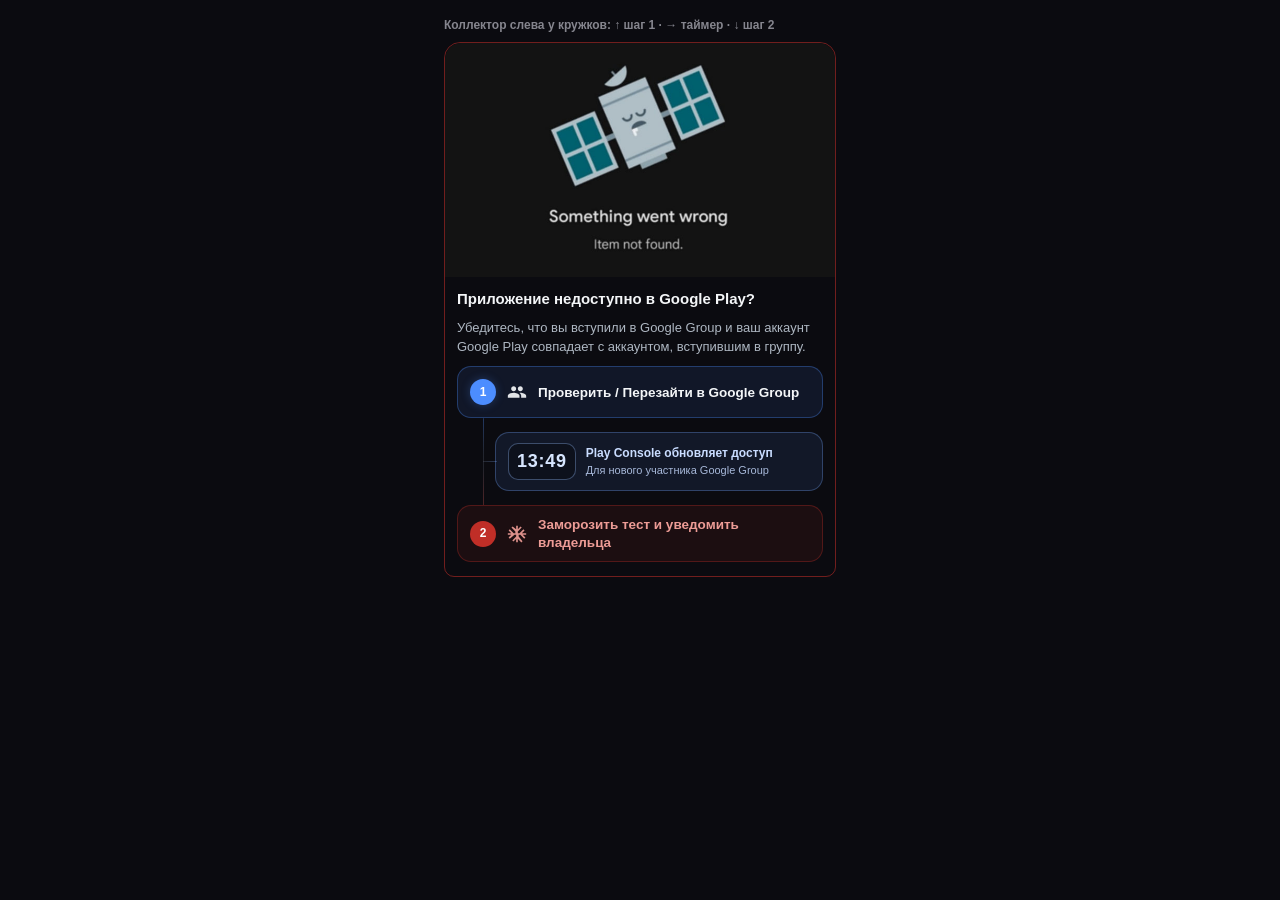
<file: _preview-access-rail.html>
<!DOCTYPE html>
<html lang="ru">
<head>
<meta charset="utf-8">
<meta name="viewport" content="width=device-width, initial-scale=1">
<title>Access rail — collector</title>
<link rel="stylesheet" href="./css/tokens.css">
<link rel="stylesheet" href="./css/base.css">
<link rel="stylesheet" href="./styles.css">
<link rel="stylesheet" href="./css/default-group.css?v=20261126-apstep-collector-v2">
<style>
  :root { color-scheme: dark; }
  body {
    margin: 0;
    padding: 18px 14px 40px;
    background: #0b0b10;
    color: var(--text-color, #f2f2f7);
    font-family: -apple-system, BlinkMacSystemFont, "Segoe UI", Roboto, sans-serif;
  }
  .frame { width: min(392px, 100%); margin: 0 auto; }
  .caption {
    margin: 0 0 10px;
    color: rgba(235, 235, 245, 0.55);
    font-size: 12px;
    font-weight: 600;
  }
  .access-problem-panel {
    max-height: none !important;
    opacity: 1 !important;
    pointer-events: auto !important;
    margin-top: 0 !important;
    border-color: rgba(255, 59, 48, 0.42) !important;
  }
</style>
</head>
<body>
  <div class="frame">
    <p class="caption">Коллектор слева у кружков: ↑ шаг 1 · → таймер · ↓ шаг 2</p>
    <div class="access-problem-panel is-open">
      <img class="access-problem-panel__image" src="./images/SomethingWentWrong.jpg" alt="">
      <div class="access-problem-panel__body">
        <div class="access-problem-panel__title">Приложение недоступно в Google Play?</div>
        <div class="access-problem-panel__hint">Убедитесь, что вы вступили в Google Group и ваш аккаунт Google Play совпадает с аккаунтом, вступившим в группу.</div>
        <div class="apstep-flow">
          <div class="apstep">
            <button type="button" class="apstep__row apstep__row--group">
              <span class="apstep__num">1</span>
              <span class="apstep__glyph" aria-hidden="true">
                <svg class="apstep__icon" viewBox="0 0 24 24"><path fill="currentColor" d="M16 11c1.66 0 2.99-1.34 2.99-3S17.66 5 16 5s-3 1.34-3 3 1.34 3 3 3zm-8 0c1.66 0 2.99-1.34 2.99-3S9.66 5 8 5 5 6.34 5 8s1.34 3 3 3zm0 2c-2.33 0-7 1.17-7 3.5V19h14v-2.5c0-2.33-4.67-3.5-7-3.5zm8 0c-.29 0-.62.02-.97.05 1.16.84 1.97 1.97 1.97 3.45V19h6v-2.5c0-2.33-4.67-3.5-7-3.5z"/></svg>
              </span>
              <span class="apstep__label">Проверить / Перезайти в Google Group</span>
            </button>
          </div>
          <div class="access-problem-wait">
            <div class="access-problem-wait__clock">13:49</div>
            <div class="access-problem-wait__copy">
              <strong>Play Console обновляет доступ</strong>
              <span>Для нового участника Google Group</span>
            </div>
          </div>
          <div class="apstep">
            <button type="button" class="apstep__row apstep__row--freeze">
              <span class="apstep__num">2</span>
              <span class="apstep__glyph" aria-hidden="true">
                <svg class="apstep__icon" viewBox="0 0 24 24"><path fill="currentColor" d="M22 11h-4.17l3.24-3.24-1.41-1.42L15 11h-2V9l4.66-4.66-1.42-1.41L13 6.17V2h-2v4.17L6.76 2.93 5.34 4.34 10 9v2H8L3.34 6.34 1.93 7.76 5.17 11H1v2h4.17l-3.24 3.24 1.41 1.42L9 13h2v2l-4.66 4.66 1.42 1.41L11 17.83V22h2v-4.17l4.24 4.24 1.42-1.41L14 15v-2h2l4.66 4.66 1.41-1.42L18.83 13H23v-2z"/></svg>
              </span>
              <span class="apstep__label">Заморозить тест и уведомить владельца</span>
            </button>
          </div>
        </div>
      </div>
    </div>
  </div>
</body>
</html>
</file>
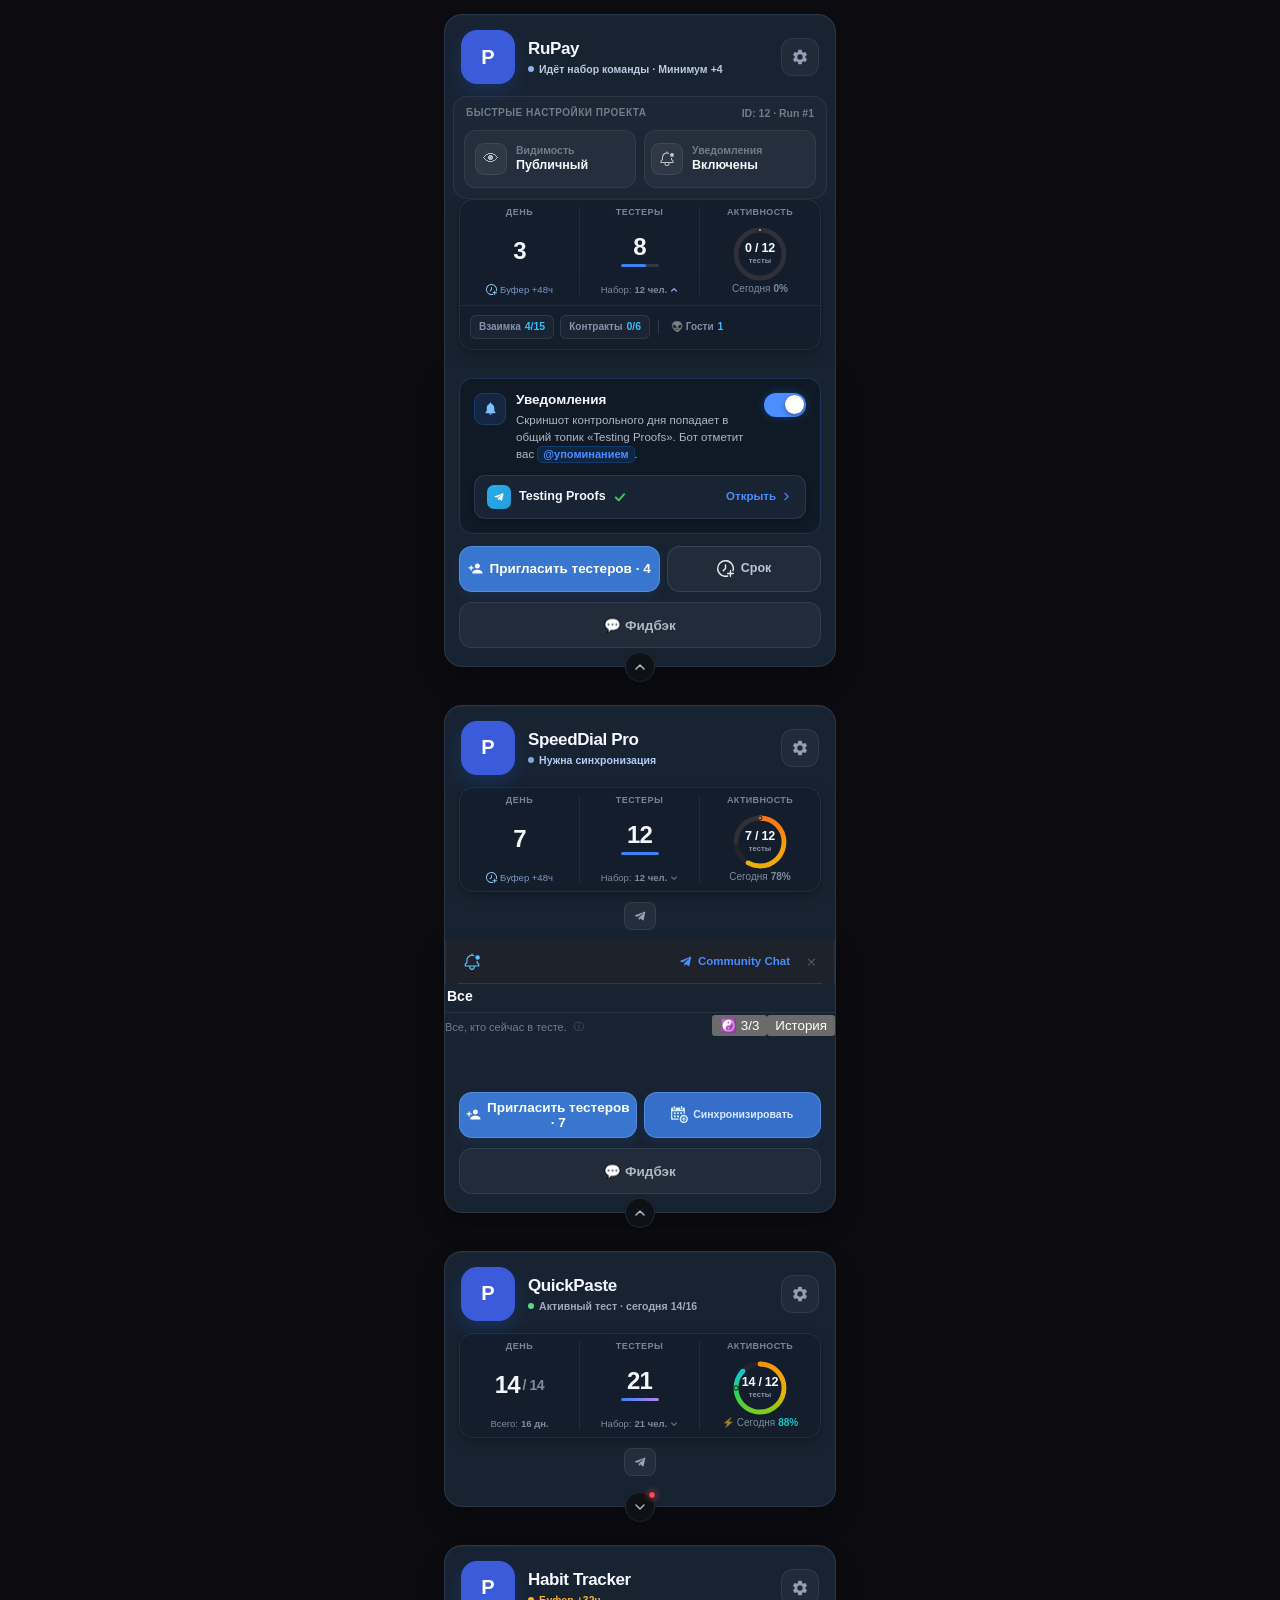
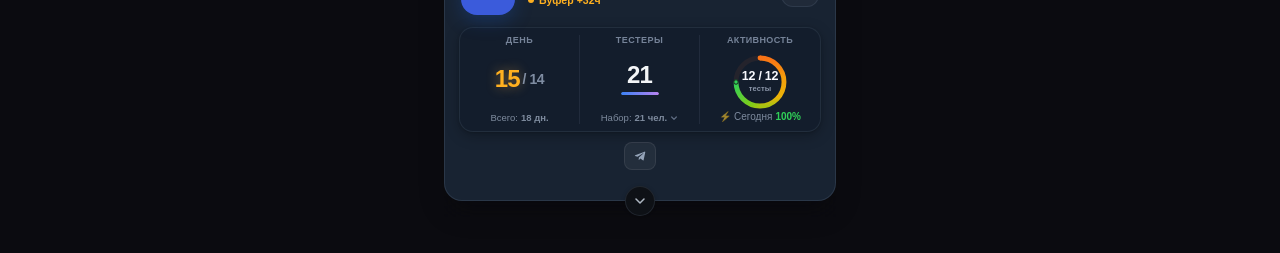
<file: _preview-card.html>
<!DOCTYPE html>
<html lang="ru">
<head>
<meta charset="utf-8">
<meta name="viewport" content="width=device-width, initial-scale=1">
<title>Card preview</title>
<link rel="stylesheet" href="./css/tokens.css">
<link rel="stylesheet" href="./css/base.css">
<link rel="stylesheet" href="./styles.css">
<link rel="stylesheet" href="./css/project-card-dashboard.css">
<link rel="stylesheet" href="./css/proof-ping.css">
<style>
  body { background:#0b0b10; padding:14px; margin:0; }
  #tab-projects, #projects-list { width: min(392px, calc(100vw - 28px)) !important; max-width: 392px !important; margin: 0 auto; }
  .card { width:100%; box-sizing:border-box; background: var(--bg-surface-1, #16141c); border-radius:16px; padding:0; margin-bottom:22px; }
</style>
</head>
<body>
<div id="tab-projects">
  <div id="projects-list"></div>
</div>
<div id="proof-ping-explain" class="modal-overlay centered-popup-overlay proof-ping-explain-overlay" aria-hidden="true">
  <div class="modal-content centered-popup proof-ping-explain-card" role="dialog" aria-modal="true" aria-labelledby="proof-ping-explain-title">
    <div id="proof-ping-explain-body"></div>
  </div>
</div>

<script>
const CAL = `<svg class="pc-cal__icon" viewBox="0 0 24 24" aria-hidden="true"><path fill="currentColor" d="M19 4h-1V2h-2v2H8V2H6v2H5c-1.11 0-1.99.9-1.99 2L3 20c0 1.1.89 2 2 2h14c1.1 0 2-.9 2-2V6c0-1.11-.9-2-2-2zm0 16H5V10h14v10zM9 14H7v-2h2v2zm4 0h-2v-2h2v2zm4 0h-2v-2h2v2zm2-7H5V6h14v2z"/></svg>`;
const PEOPLE = `<svg class="pc-cta__glyph" viewBox="0 0 24 24" aria-hidden="true"><path fill="currentColor" d="M15 12c2.21 0 4-1.79 4-4s-1.79-4-4-4-4 1.79-4 4 1.79 4 4 4zM6 10V7H4v3H1v2h3v3h2v-3h3v-2H6zm9 4c-2.67 0-8 1.34-8 4v2h16v-2c0-2.66-5.33-4-8-4z"/></svg>`;
const GEAR = `<svg class="project-icon-btn__glyph" viewBox="0 0 24 24" aria-hidden="true"><path fill="currentColor" d="M19.14 12.94c.04-.3.06-.61.06-.94s-.02-.64-.07-.94l2.03-1.58a.49.49 0 0 0 .12-.61l-1.92-3.32a.48.48 0 0 0-.59-.22l-2.39.96a7.03 7.03 0 0 0-1.62-.94l-.36-2.54a.48.48 0 0 0-.48-.41h-3.84a.48.48 0 0 0-.47.41l-.36 2.54c-.59.24-1.13.57-1.62.94l-2.39-.96a.48.48 0 0 0-.59.22L2.74 8.87a.49.49 0 0 0 .12.61l2.03 1.58c-.05.3-.09.63-.09.94s.02.64.07.94l-2.03 1.58a.49.49 0 0 0-.12.61l1.92 3.32c.12.22.37.29.59.22l2.39-.96c.5.38 1.03.7 1.62.94l.36 2.54c.05.24.24.41.48.41h3.84c.24 0 .44-.17.47-.41l.36-2.54c.59-.24 1.13-.56 1.62-.94l2.39.96c.22.08.47 0 .59-.22l1.92-3.32a.49.49 0 0 0-.12-.61l-2.01-1.58zM12 15.6A3.6 3.6 0 1 1 12 8.4a3.6 3.6 0 0 1 0 7.2z"/></svg>`;
const TG = `<svg class="pc-ping__glyph" viewBox="0 0 24 24" aria-hidden="true"><path fill="currentColor" d="M9.78 18.65l.28-4.23 7.68-6.92c.34-.31-.07-.46-.52-.19L7.74 13.3 3.64 12c-.88-.25-.89-.86.2-1.3l15.97-6.16c.73-.33 1.43.18 1.15 1.3l-2.72 12.81c-.19.91-.74 1.13-1.5.71L12.6 16.3l-1.99 1.93c-.23.23-.42.42-.83.42z"/></svg>`;
const BELL = `<svg class="pc-ping__glyph" viewBox="0 0 24 24" aria-hidden="true"><path fill="currentColor" d="M12 22a2 2 0 0 0 2-2h-4a2 2 0 0 0 2 2zm6-6v-5c0-3.07-1.64-5.64-4.5-6.32V4a1.5 1.5 0 0 0-3 0v.68C7.64 5.36 6 7.92 6 11v5l-1.71 1.71A1 1 0 0 0 5 19.4h14a1 1 0 0 0 .71-1.7L18 16z"/></svg>`;

function interpolateColor(hex1, hex2, factor) {
  const r1 = parseInt(hex1.slice(1, 3), 16);
  const g1 = parseInt(hex1.slice(3, 5), 16);
  const b1 = parseInt(hex1.slice(5, 7), 16);
  const r2 = parseInt(hex2.slice(1, 3), 16);
  const g2 = parseInt(hex2.slice(3, 5), 16);
  const b2 = parseInt(hex2.slice(5, 7), 16);
  const f = Math.max(0, Math.min(1, factor));
  const r = Math.round(r1 + f * (r2 - r1));
  const g = Math.round(g1 + f * (g2 - g1));
  const b = Math.round(b1 + f * (b2 - b1));
  return '#' + ((1 << 24) + (r << 16) + (g << 8) + b).toString(16).slice(1);
}

const DAILY_PROGRESS_COLOR_STOPS = [
  { count: 1,  color: '#f97316' },
  { count: 4,  color: '#f59e0b' },
  { count: 7,  color: '#eab308' },
  { count: 9,  color: '#84cc16' },
  { count: 12, color: '#30d158' },
  { count: 15, color: '#00c7ff' },
  { count: 18, color: '#a855f7' },
  { count: 22, color: '#f43f5e' }
];

function getDailyActivityProgressColor(count) {
  const c = Number(count) || 0;
  if (c <= 0) return '#8e8e93';
  const stops = DAILY_PROGRESS_COLOR_STOPS;
  if (c <= stops[0].count) return stops[0].color;
  if (c >= stops[stops.length - 1].count) return stops[stops.length - 1].color;
  for (let i = 0; i < stops.length - 1; i++) {
    const s1 = stops[i];
    const s2 = stops[i + 1];
    if (c >= s1.count && c <= s2.count) {
      const factor = (c - s1.count) / (s2.count - s1.count);
      return interpolateColor(s1.color, s2.color, factor);
    }
  }
  return stops[stops.length - 1].color;
}

function buildDailyProgressGradientStops(countStart, countEnd) {
  if (countStart >= countEnd) {
    const c = getDailyActivityProgressColor(countEnd);
    return `<stop offset="0%" stop-color="${c}" /><stop offset="100%" stop-color="${c}" />`;
  }
  const stops = DAILY_PROGRESS_COLOR_STOPS;
  const startCol = getDailyActivityProgressColor(countStart);
  const endCol = getDailyActivityProgressColor(countEnd);
  let stopsHtml = `<stop offset="0%" stop-color="${startCol}" />`;
  for (let i = 0; i < stops.length; i++) {
    const s = stops[i];
    if (s.count > countStart && s.count < countEnd) {
      const offset = Math.round(((s.count - countStart) / (countEnd - countStart)) * 100);
      stopsHtml += `<stop offset="${offset}%" stop-color="${s.color}" />`;
    }
  }
  stopsHtml += `<stop offset="100%" stop-color="${endCol}" />`;
  return stopsHtml;
}

function ring(done, total) {
  const baseMax = Math.max(total, 12);
  const pin = (12 / baseMax) * 360;
  const prog = Math.min((done / baseMax) * 360, 360);
  const cx = 50, cy = 50, r = 37.5, strokeW = 7.5, capR = strokeW / 2;
  let deficit = '';
  if (total < 12) {
    const sa = (total / 12) * 360, rad = (sa - 90) * Math.PI / 180;
    const x1 = cx + r * Math.cos(rad), y1 = cy + r * Math.sin(rad);
    deficit = total <= 0
      ? `<circle cx="50" cy="50" r="37.5" fill="none" stroke="rgba(255,255,255,0.06)" stroke-width="${strokeW}"/>`
      : `<path d="M ${x1.toFixed(2)} ${y1.toFixed(2)} A 37.5 37.5 0 ${360 - sa > 180 ? 1 : 0} 1 50 12.5" fill="none" stroke="rgba(255,255,255,0.06)" stroke-width="${strokeW}" stroke-linecap="round"/>`;
  }
  let fill = '';
  let defs = '';
  if (done > 0 && prog > 0) {
    const uid = 'prv-g-' + Math.floor(Math.random() * 1000000);
    const gradId1 = `${uid}-1`;
    const gradId2 = `${uid}-2`;
    const endCount = done;
    const startCount = done > 12 ? Math.max(1, done - 11) : 1;
    const startColor = getDailyActivityProgressColor(startCount);
    const peakColor = getDailyActivityProgressColor(endCount);

    if (prog <= 180) {
      const radP = (prog - 90) * Math.PI / 180;
      const px = cx + r * Math.cos(radP);
      const py = cy + r * Math.sin(radP);
      const stops1 = buildDailyProgressGradientStops(startCount, endCount);
      defs = `<linearGradient id="${gradId1}" x1="${cx}" y1="${cy - r}" x2="${px.toFixed(2)}" y2="${py.toFixed(2)}" gradientUnits="userSpaceOnUse">${stops1}</linearGradient>`;
      fill = `<path d="M ${cx} ${cy - r} A ${r} ${r} 0 0 1 ${px.toFixed(2)} ${py.toFixed(2)}" fill="none" stroke="url(#${gradId1})" stroke-width="${strokeW}" stroke-linecap="butt"/>
              <circle cx="${cx}" cy="${cy - r}" r="${capR}" fill="${startColor}"/>
              <circle cx="${px.toFixed(2)}" cy="${py.toFixed(2)}" r="${capR}" fill="${peakColor}"/>`;
    } else {
      const fraction180 = 180 / prog;
      const midCount = startCount + fraction180 * (endCount - startCount);
      const stops1 = buildDailyProgressGradientStops(startCount, midCount);
      const stops2 = buildDailyProgressGradientStops(midCount, endCount);
      const isFullCircle = prog >= 359.5;
      let px = cx, py = cy - r;
      if (!isFullCircle) {
        const radP = (prog - 90) * Math.PI / 180;
        px = cx + r * Math.cos(radP);
        py = cy + r * Math.sin(radP);
      }
      defs = `<linearGradient id="${gradId1}" x1="${cx}" y1="${cy - r}" x2="${cx}" y2="${cy + r}" gradientUnits="userSpaceOnUse">${stops1}</linearGradient>
              <linearGradient id="${gradId2}" x1="${cx}" y1="${cy + r}" x2="${px.toFixed(2)}" y2="${py.toFixed(2)}" gradientUnits="userSpaceOnUse">${stops2}</linearGradient>`;
      fill = `<path d="M ${cx} ${cy - r} A ${r} ${r} 0 0 1 ${cx} ${cy + r}" fill="none" stroke="url(#${gradId1})" stroke-width="${strokeW}" stroke-linecap="butt"/>
              <path d="M ${cx} ${cy + r} A ${r} ${r} 0 0 1 ${px.toFixed(2)} ${py.toFixed(2)}" fill="none" stroke="url(#${gradId2})" stroke-width="${strokeW}" stroke-linecap="butt"/>
              <circle cx="${cx}" cy="${cy - r}" r="${capR}" fill="${startColor}"/>
              ${!isFullCircle ? `<circle cx="${px.toFixed(2)}" cy="${py.toFixed(2)}" r="${capR}" fill="${peakColor}"/>` : ''}`;
    }
  }
  const pr = (pin - 90) * Math.PI / 180;
  const pinHtml = done >= 12
    ? `<circle cx="${(cx + r * Math.cos(pr)).toFixed(2)}" cy="${(cy + r * Math.sin(pr)).toFixed(2)}" r="3.5" fill="#30d158" stroke="#16141c" stroke-width="1.5"/>`
    : `<circle cx="${(cx + r * Math.cos(pr)).toFixed(2)}" cy="${(cy + r * Math.sin(pr)).toFixed(2)}" r="3" fill="#8e8e93" stroke="#16141c" stroke-width="1.5"/>`;
  const ringClasses = `pc-ring${done > 12 ? ' is-over' : ''}${done === 12 ? ' is-done' : ''}${done === 0 ? ' is-zero' : ''}`;
  return `<div class="${ringClasses}"><svg viewBox="0 0 100 100" class="pc-ring__svg"><defs>${defs}</defs><circle cx="50" cy="50" r="37.5" fill="none" stroke="#24232c" stroke-width="7.5"/>${deficit}${fill}${pinHtml}</svg><div class="pc-ring__center"><span class="pc-ring__count">${done}&nbsp;/&nbsp;12</span><span class="pc-ring__label">Чекины дня</span></div></div>`;
}

function recruitBreakdown(o) {
  const mutual = o.mutual || '4/15';
  const bounty = o.bounty || '0/6';
  const mutualFilled = !!o.mutualFilled;
  const bountyFilled = !!o.bountyFilled;
  let html = `
    <button type="button" class="pc-recruit-chip pc-recruit-chip--mutual${mutualFilled ? ' is-filled' : ''}">
      <span class="pc-recruit-chip__label">Взаимка</span>
      <span class="pc-recruit-chip__count">${mutual}</span>${mutualFilled ? ' <span class="pc-recruit-chip__check">✓</span>' : ''}
    </button>
    <button type="button" class="pc-recruit-chip pc-recruit-chip--bounty${bountyFilled ? ' is-filled' : ''}">
      <span class="pc-recruit-chip__label">Контракты</span>
      <span class="pc-recruit-chip__count">${bounty}</span>${bountyFilled ? ' <span class="pc-recruit-chip__check">✓</span>' : ''}
    </button>
  `;
  if (o.guests) {
    html += `
      <span class="pc-recruit-group-sep" aria-hidden="true"></span>
      <button type="button" class="pc-recruit-chip pc-recruit-chip--guest is-guest" onclick="alert('Переход на витрину в раздел «Гостевые проекты»'); event.stopPropagation();" title="Гостевые тестеры: ${o.guests}. Нажмите для перехода на витрину в раздел «Гостевые проекты»">
        <span class="pc-recruit-chip__label">👽 Гости</span>
        <span class="pc-recruit-chip__count">${o.guests}</span>
      </button>
    `;
  }
  return html;
}

function stateBlock(o) {
  const teamSize = o.teamSize || o.testers;
  const timeIcon = '<img class="pc-action-btn__icon" src="./images/Icons/time-add-svgrepo-com.svg" alt="">';
  const dayValue = `<span class="pc-metric-day__value${o.bufferActive ? ' pc-metric-day__value--buffer' : ''}">${o.day}</span>${o.total ? '<span class="pc-metric-day__total">/ 14</span>' : ''}`;
  const dayFooter = o.total
    ? `<span class="pc-metric-footer__line">Всего: <span class="pc-metric-footer__value">${o.totalDays} дн.</span></span>`
    : `<span class="pc-metric-footer__line pc-metric-footer__line--buffer">${timeIcon}Буфер +48ч</span>`;
  const peakColor = getDailyActivityProgressColor(o.done);
  const isComplete = Number(o.pct) >= 100 || Number(o.done) >= 12;
  const valueStyle = isComplete ? ` style="color: ${peakColor}; font-weight: 700;"` : '';
  const isRecruitExpanded = !!o.isRecruitExpanded;
  return `
  <div class="pc-metrics-grid${isRecruitExpanded ? ' is-recruit-expanded' : ''}" id="project-metrics-${o.id}">
    <section class="pc-metric-card pc-metric-card--term">
      <div class="pc-metric-title">ДЕНЬ</div>
      <button type="button" class="pc-metric-num-btn pc-metric-main pc-metric-day">${dayValue}</button>
      <div class="pc-metric-footer">${dayFooter}</div>
    </section>
    <section class="pc-metric-card pc-metric-card--testers">
      <div class="pc-metric-title">ТЕСТЕРЫ</div>
      <button type="button" class="pc-metric-num-btn pc-metric-main">
        <span class="pc-metric-team__value${o.paidActive ? ' pc-metric-team__value--paid' : ''}">${teamSize}</span>
        <div class="pc-testers-microbar"><span class="pc-testers-microbar__fill${teamSize > 12 ? ' is-over' : ''}" style="width: ${teamSize >= 12 ? 100 : Math.max(teamSize > 0 ? 8 : 0, Math.min(100, Math.round((teamSize / 12) * 100)))}%;"></span></div>
      </button>
      <div class="pc-metric-footer">
        <button type="button" class="pc-metric-footer__line pc-recruit-toggle-btn" onclick="toggleRecruit(${o.id})" aria-expanded="${isRecruitExpanded ? 'true' : 'false'}" title="${isRecruitExpanded ? 'Свернуть структуру набора' : 'Развернуть структуру набора'}">
          Набор: <span class="pc-metric-footer__value">${o.recruitTarget || teamSize} чел.</span>
          <svg class="pc-recruit-toggle-chevron" viewBox="0 0 12 12" width="8" height="8" fill="none" stroke="currentColor" stroke-width="1.8" stroke-linecap="round" stroke-linejoin="round" aria-hidden="true"><path d="M2.5 4.5L6 8L9.5 4.5"/></svg>
        </button>
      </div>
    </section>
    <section class="pc-metric-card pc-metric-card--google">
      <div class="pc-metric-title">АКТИВНОСТЬ</div>
      <div class="pc-metric-ring">${ring(o.done, o.testers).replace('Чекины дня', 'тесты')}</div>
      <div class="pc-metric-footer"><span class="pc-metric-footer__line pc-daily-activity-line${isComplete ? ' is-complete' : ''}">${isComplete ? '<span aria-hidden="true">⚡ </span>' : ''}Сегодня <span class="pc-metric-footer__value"${valueStyle}>${o.pct}%</span></span></div>
    </section>
    <div class="pc-metrics-recruit" id="project-metrics-recruit-${o.id}">
      <div class="pc-metrics-recruit__inner">
        ${recruitBreakdown(o)}
      </div>
    </div>
  </div>
  <div class="pc-action-footer">
    <span class="pc-ping-slot"><button type="button" class="telegram-community-chip pc-ping-mini">${TG}</button></span>
  </div>`;
}

function actionBar(o) {
  const timeIcon = '<img class="pc-action-btn__icon" src="./images/Icons/time-add-svgrepo-com.svg" alt="">';
  const syncIcon = '<img class="pc-action-btn__icon" src="./images/Icons/add-calendar-symbol-for-events-svgrepo-com.svg" alt="">';
  const actionSecondary = o.needSync
    ? `<button type="button" class="pc-action-btn pc-action-btn--sync">${syncIcon}<span>Синхронизировать</span></button>`
    : `<button type="button" class="pc-action-btn pc-action-btn--term">${timeIcon}<span>Срок</span></button>`;
  return `<div class="pc-action-bar${o.needSync ? ' is-sync-required' : ''}">
    <button type="button" class="pc-cta pc-cta--primary pc-action-btn--invite">${PEOPLE}<span class="pc-cta__label">Пригласить тестеров${o.availableOffer ? ` · ${o.availableOffer}` : ''}</span></button>
    ${actionSecondary}
  </div>`;
}

function pingExpanded() {
  return `<section class="pc-ping pc-ping--expanded is-on">
    <div class="pc-ping__head">
      <div class="pc-ping__badge" aria-hidden="true">${BELL}</div>
      <div class="pc-ping__titles">
        <div class="pc-ping__title-row">
          <h3 class="pc-ping__title">Уведомления</h3>
        </div>
        <p class="pc-ping__desc">Скриншот контрольного дня попадает в общий топик «Testing Proofs». Бот отметит вас <span class="pc-ping__mention">@упоминанием</span>.</p>
      </div>
      <div class="pc-ping__action">
        <button type="button" class="pc-switch-toggle pc-dotswitch is-on" role="switch" aria-checked="true" aria-pressed="true">
          <span class="pc-switch-toggle__track"><span class="pc-switch-toggle__thumb"></span></span>
        </button>
      </div>
    </div>
    <div class="pc-ping__foot">
      <button type="button" class="pc-ping__chat pc-ping__chat--compact">
        <div class="pc-ping__chat-badge pc-ping__chat-badge--compact" aria-hidden="true">${TG}</div>
        <div class="pc-ping__chat-content pc-ping__chat-content--compact">
          <div class="pc-ping__chat-title-row">
            <span class="pc-ping__chat-label">Testing Proofs</span>
            <span class="pc-ping__verified-check" title="Вы состоите в сообществе">
              <svg viewBox="0 0 16 16" class="pc-ping__check-svg" aria-hidden="true"><path d="M3.2 8.5L6.6 11.8L12.8 4.8" fill="none" stroke="#30d158" stroke-width="2.2" stroke-linecap="round" stroke-linejoin="round"/></svg>
            </span>
          </div>
        </div>
        <div class="pc-ping__chat-action pc-ping__chat-action--compact" aria-hidden="true">
          <span class="pc-ping__chat-action-label">Открыть</span>
          <svg class="pc-ping__chat-chev" viewBox="0 0 24 24" width="13" height="13" fill="none" stroke="currentColor" stroke-width="2" stroke-linecap="round" stroke-linejoin="round"><path d="M9 18l6-6-6-6"/></svg>
        </div>
      </button>
    </div>
  </section>`;
}

function pingCompact() {
  return `<section class="pc-ping pc-ping--compact is-on" data-pc-ping="2">
    <button type="button" class="pc-ping-icon-btn pc-ping-icon-btn--info is-on" aria-haspopup="dialog" aria-expanded="false" aria-label="Что это за уведомления">
      <img class="pc-ping-svg-ico pc-ping-notification-icon" src="./images/Icons/notification-new-svgrepo-com.svg" alt="" aria-hidden="true">
    </button>
    <button type="button" class="pc-ping__link pc-ping__link--sm">${TG}<span class="pc-ping__link-label">Community Chat</span></button>
    <button type="button" class="pc-ping__close"><svg viewBox="0 0 24 24"><path fill="currentColor" d="M18.3 5.71 12 12.01l-6.3-6.3-1.4 1.41 6.29 6.3-6.3 6.29 1.42 1.42 6.29-6.3 6.3 6.3 1.41-1.42-6.3-6.29 6.3-6.3z"/></svg></button>
  </section>`;
}

function header(o) {
  return `<div class="card-header">
    <div class="project-avatar-container"><div class="avatar" style="width:48px;height:48px;border-radius:14px;background:#3b5bdb;display:flex;align-items:center;justify-content:center;font-weight:800;color:#fff;">P</div></div>
    <div class="card-info">
      <div class="card-title notranslate">${o.title || 'RuPay'}</div>
      <div class="card-subtitle notranslate"><button type="button" class="pc-stage-badge pc-stage-badge--${o.stage}">${o.stageLabel}</button></div>
    </div>
    <div class="project-header-actions"><button type="button" class="project-icon-btn">${GEAR}</button></div>
  </div>`;
}

function quickSettings() {
  return `<div class="project-settings-drawer" style="display:block">
    <div class="project-settings-drawer__inner">
      <section class="pc-quick-settings" aria-label="Быстрые настройки проекта">
        <div class="pc-quick-settings__head">
          <span class="pc-quick-settings__title">Быстрые настройки проекта</span>
          <span class="pc-quick-settings__meta">ID: 12 · Run #1</span>
        </div>
        <div class="pc-quick-settings__grid">
          <button type="button" class="pc-quick-tile pc-quick-tile--visibility">
            <span class="pc-quick-tile__icon pc-quick-tile__icon--visibility" aria-hidden="true">👁</span>
            <span class="pc-quick-tile__copy">
              <span class="pc-quick-tile__label">Видимость</span>
              <span class="pc-quick-tile__value">Публичный</span>
            </span>
          </button>
          <div class="pc-quick-tile pc-quick-tile--notifications is-on" data-pc-ping-drawer="1">
            <button type="button" class="pc-quick-tile__icon pc-quick-tile__icon--notifications pc-quick-tile__explain" aria-haspopup="dialog" aria-label="Что это за уведомления">
              <img src="./images/Icons/notification-new-svgrepo-com.svg" alt="">
            </button>
            <button type="button" class="pc-quick-tile__toggle" role="switch" aria-checked="true" aria-pressed="true" aria-label="Уведомления о скриншотах контрольного дня">
              <span class="pc-quick-tile__copy">
                <span class="pc-quick-tile__label">Уведомления</span>
                <span class="pc-quick-tile__value pc-quick-tile__value--ping is-on">Включены</span>
              </span>
            </button>
          </div>
        </div>
      </section>
    </div>
  </div>`;
}

function activityStub() {
  return `<div class="pc-today"><section class="pc-activity"><div class="pc-activity__filters"><button class="pc-activity__filter is-active">Все</button></div><div class="pc-activity__caption"><div class="pc-activity__hint-wrap"><div class="pc-activity__hint-scroll"><span class="pc-activity__hint-text">Все, кто сейчас в тесте.</span><button type="button" class="pc-activity__info">ⓘ</button></div></div><div class="pc-activity__actions"><button type="button" class="pc-activity__karma">☯️ <span class="pc-activity__karma-count">3/3</span></button><button type="button" class="pc-activity__hist"><span class="pc-activity__hist-dot"></span>История</button></div></div><div class="pc-activity__list" style="min-height:44px"></div></section></div>`;
}

function feedbackStub() {
  return `<div class="pc-actions"><button type="button" class="project-feedback-btn">💬 Фидбэк</button></div>`;
}

function collapseHandle(collapsed, attention) {
  return `<div class="card-footer pc-collapse-handle">
    <div class="card-expand-handle-circle">
      <span class="card-expand-chevron${collapsed ? ' is-collapsed' : ''}">
        <svg width="10" height="6" viewBox="0 0 10 6" fill="none" xmlns="http://www.w3.org/2000/svg"><path d="M1 1L5 5L9 1" stroke="currentColor" stroke-width="1.5" stroke-linecap="round" stroke-linejoin="round"/></svg>
      </span>
      ${attention ? '<div class="footer-notification-dot"></div>' : ''}
    </div>
  </div>`;
}

function card(id, opts) {
  opts.id = id;
  const pingClass = opts.ping && opts.ping.includes('pc-ping--expanded')
    ? ' pc-ping-is-expanded'
    : (opts.ping && opts.ping.includes('pc-ping--compact') ? ' pc-ping-is-compact' : ' pc-ping-is-mini');
  return `<div class="card${opts.collapsed ? ' card-collapsed' : ''}${pingClass}" id="project-card-${id}">
    <section class="pc-state-unified">${header(opts)}${opts.quickSettings ? quickSettings() : ''}${stateBlock(opts)}</section>
    <div class="pc-dashboard-body">${opts.ping || ''}${opts.activity ? activityStub() : ''}${opts.collapsed ? '' : actionBar(opts)}${opts.feedback ? feedbackStub() : ''}</div>
    ${collapseHandle(!!opts.collapsed, !!opts.attention)}
  </div>`;
}

window.toggleRecruit = function(id) {
  const grid = document.getElementById('project-metrics-' + id);
  if (!grid) return;
  const isExpanded = grid.classList.toggle('is-recruit-expanded');
  const btn = grid.querySelector('.pc-recruit-toggle-btn');
  if (btn) {
    btn.setAttribute('aria-expanded', isExpanded ? 'true' : 'false');
    btn.setAttribute('title', isExpanded ? 'Свернуть структуру набора' : 'Развернуть структуру набора');
  }
};

document.getElementById('projects-list').innerHTML =
  card(1, { title:'RuPay', stage:'recruiting', stageLabel:'Идёт набор команды · Минимум +4', day:3, total:false, extra:false, totalDays:0, testers:0, teamSize:8, done:0, pct:0, needSync:false, availableOffer:4, recruitTarget:12, mutual:'4/15', bounty:'0/6', guests:1, isRecruitExpanded:true, ping: pingExpanded(), activity:false, feedback:true, quickSettings:true })
+ card(2, { title:'SpeedDial Pro', stage:'need_sync', stageLabel:'Нужна синхронизация', day:7, total:false, extra:false, totalDays:0, testers:9, teamSize:12, done:7, pct:78, needSync:true, availableOffer:7, recruitTarget:12, mutual:'8/12', bounty:'4/4', bountyFilled:true, guests:0, isRecruitExpanded:false, ping: pingCompact(), activity:true, feedback:true })
+ card(3, { title:'QuickPaste', stage:'active', stageLabel:'Активный тест · сегодня 14/16', day:14, total:true, extra:2, totalDays:16, testers:16, teamSize:21, done:14, pct:88, needSync:false, availableOffer:9, recruitTarget:21, pingMini:true, mutual:'15/15', mutualFilled:true, bounty:'6/6', bountyFilled:true, guests:2, isRecruitExpanded:false, ping:'', activity:true, paidActive:true, collapsed:true, attention:true })
+ card(4, { title:'Habit Tracker', stage:'buffer', stageLabel:'Буфер +32ч', day:15, total:true, extra:false, totalDays:18, testers:16, teamSize:21, done:12, pct:100, needSync:false, availableOffer:9, recruitTarget:21, pingMini:true, mutual:'15/15', mutualFilled:true, bounty:'6/6', bountyFilled:true, guests:0, isRecruitExpanded:false, ping:'', activity:true, bufferActive:true, collapsed:true });

function bindPingToggles(root) {
  (root || document).querySelectorAll('.pc-dotswitch, .pc-switch-toggle').forEach(function (btn) {
    if (btn._pingBound) return;
    btn._pingBound = true;
    btn.addEventListener('click', function () {
      var on = !btn.classList.contains('is-on');
      btn.classList.toggle('is-on', on);
      btn.setAttribute('aria-pressed', on ? 'true' : 'false');
      btn.setAttribute('aria-checked', on ? 'true' : 'false');
      var block = btn.closest('.pc-ping');
      if (block) {
        block.classList.toggle('is-on', on);
        block.classList.toggle('is-off', !on);
        var status = block.querySelector('.pc-ping__status');
        if (status) {
          status.classList.toggle('is-on', on);
          status.classList.toggle('is-off', !on);
          status.textContent = on ? 'Включены' : 'Выключены';
        }
      }
      var compactBell = document.querySelector('.pc-ping--compact .pc-ping-icon-btn--info');
      if (compactBell) compactBell.classList.toggle('is-on', on);
    });
  });
}
bindPingToggles();
var explainOverlay = document.getElementById('proof-ping-explain');
var explainBody = document.getElementById('proof-ping-explain-body');
document.querySelectorAll('.pc-ping-icon-btn--info, .pc-quick-tile__explain').forEach(function (btn) {
  btn.addEventListener('click', function (event) {
    event.stopPropagation();
    explainBody.innerHTML = pingExpanded().replace('pc-ping pc-ping--expanded', 'pc-ping pc-ping--expanded pc-ping--dialog');
    explainOverlay.classList.add('active');
    explainOverlay.setAttribute('aria-hidden', 'false');
    btn.setAttribute('aria-expanded', 'true');
    bindPingToggles(explainBody);
  });
});
explainOverlay.addEventListener('click', function (event) {
  if (event.target !== explainOverlay) return;
  explainOverlay.classList.remove('active');
  explainOverlay.setAttribute('aria-hidden', 'true');
  document.querySelectorAll('.pc-ping-icon-btn--info, .pc-quick-tile__explain').forEach(function (btn) {
    btn.setAttribute('aria-expanded', 'false');
  });
});
document.querySelectorAll('.pc-quick-tile__toggle').forEach(function (btn) {
  btn.addEventListener('click', function (event) {
    event.stopPropagation();
    var tile = btn.closest('.pc-quick-tile--notifications');
    if (!tile) return;
    var on = !tile.classList.contains('is-on');
    tile.classList.toggle('is-on', on);
    tile.classList.toggle('is-off', !on);
    btn.setAttribute('aria-pressed', on ? 'true' : 'false');
    btn.setAttribute('aria-checked', on ? 'true' : 'false');
    var status = tile.querySelector('.pc-quick-tile__value--ping');
    if (status) {
      status.classList.toggle('is-on', on);
      status.classList.toggle('is-off', !on);
      status.textContent = on ? 'Включены' : 'Выключены';
    }
  });
});
document.querySelectorAll('.pc-activity__hist').forEach(function (btn) {
  btn.addEventListener('click', function () {
    btn.classList.toggle('is-on');
  });
});
</script>
</body>
</html>
</file>
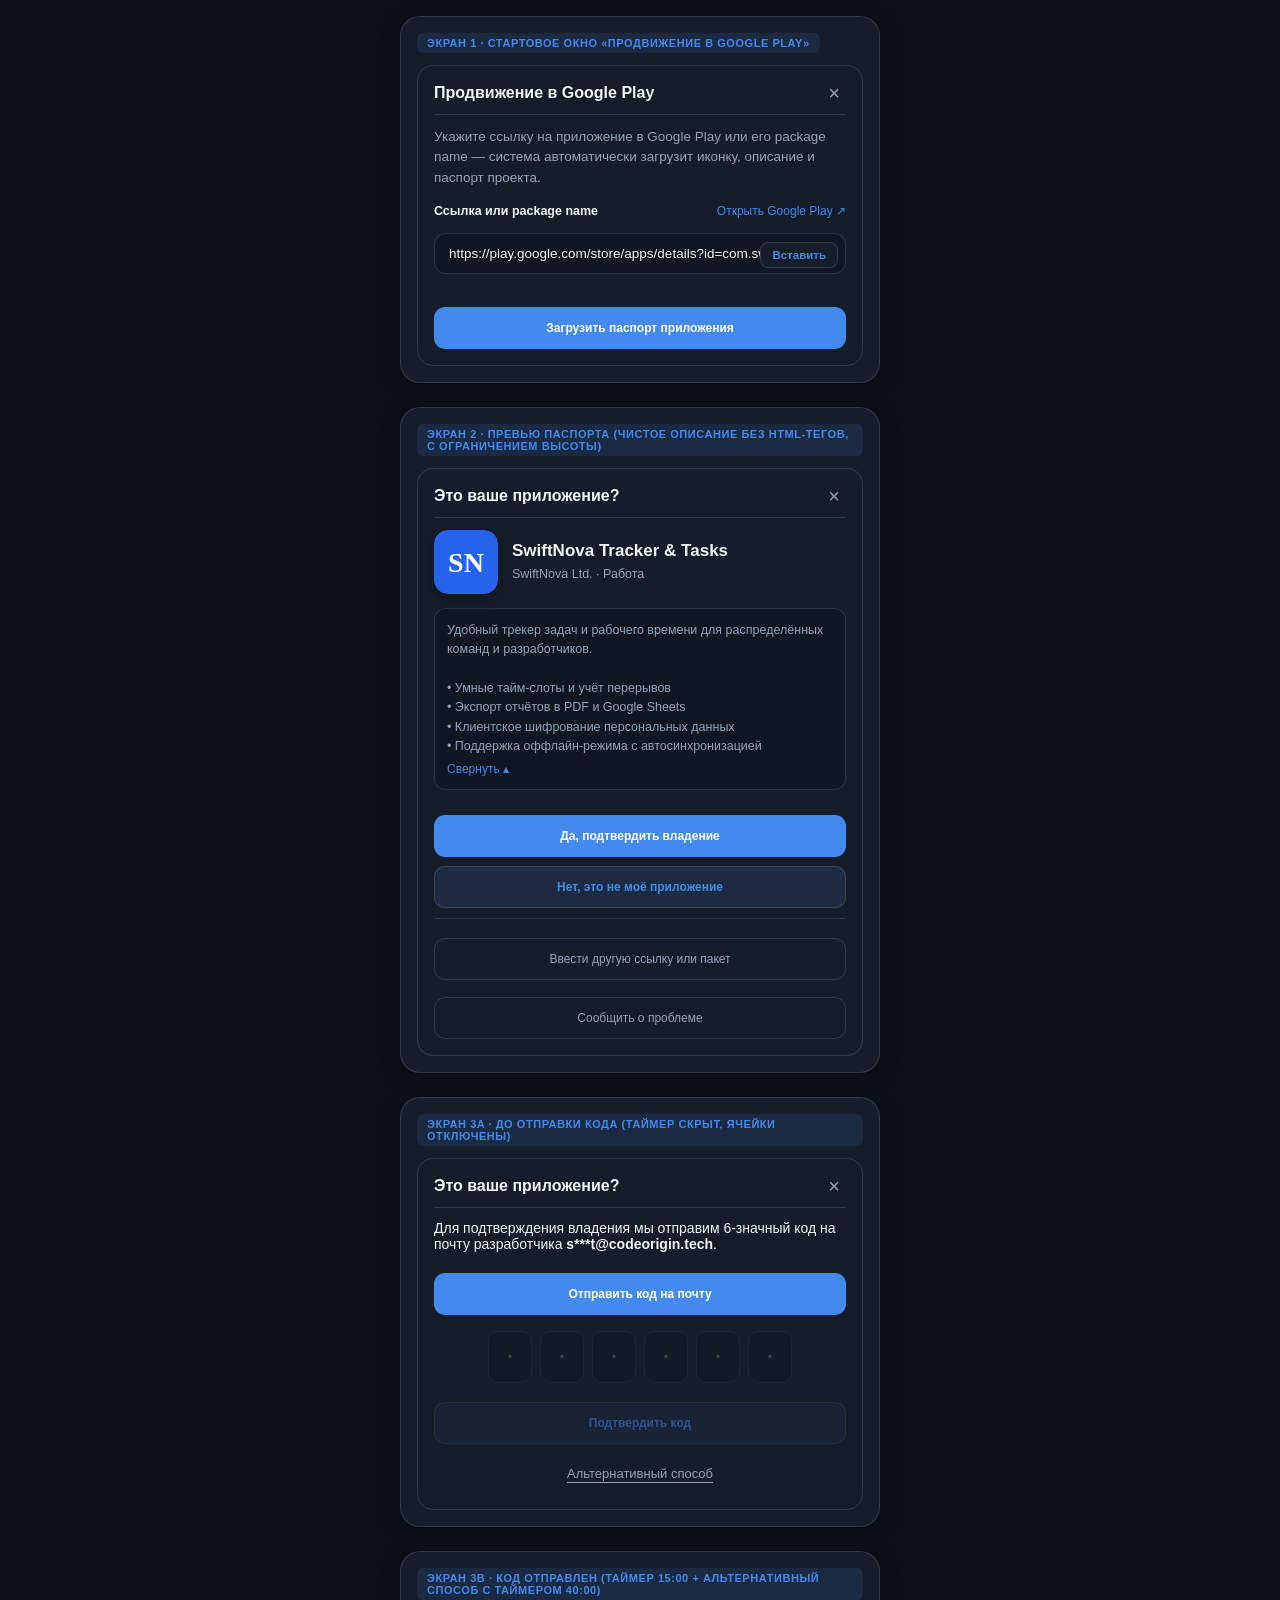
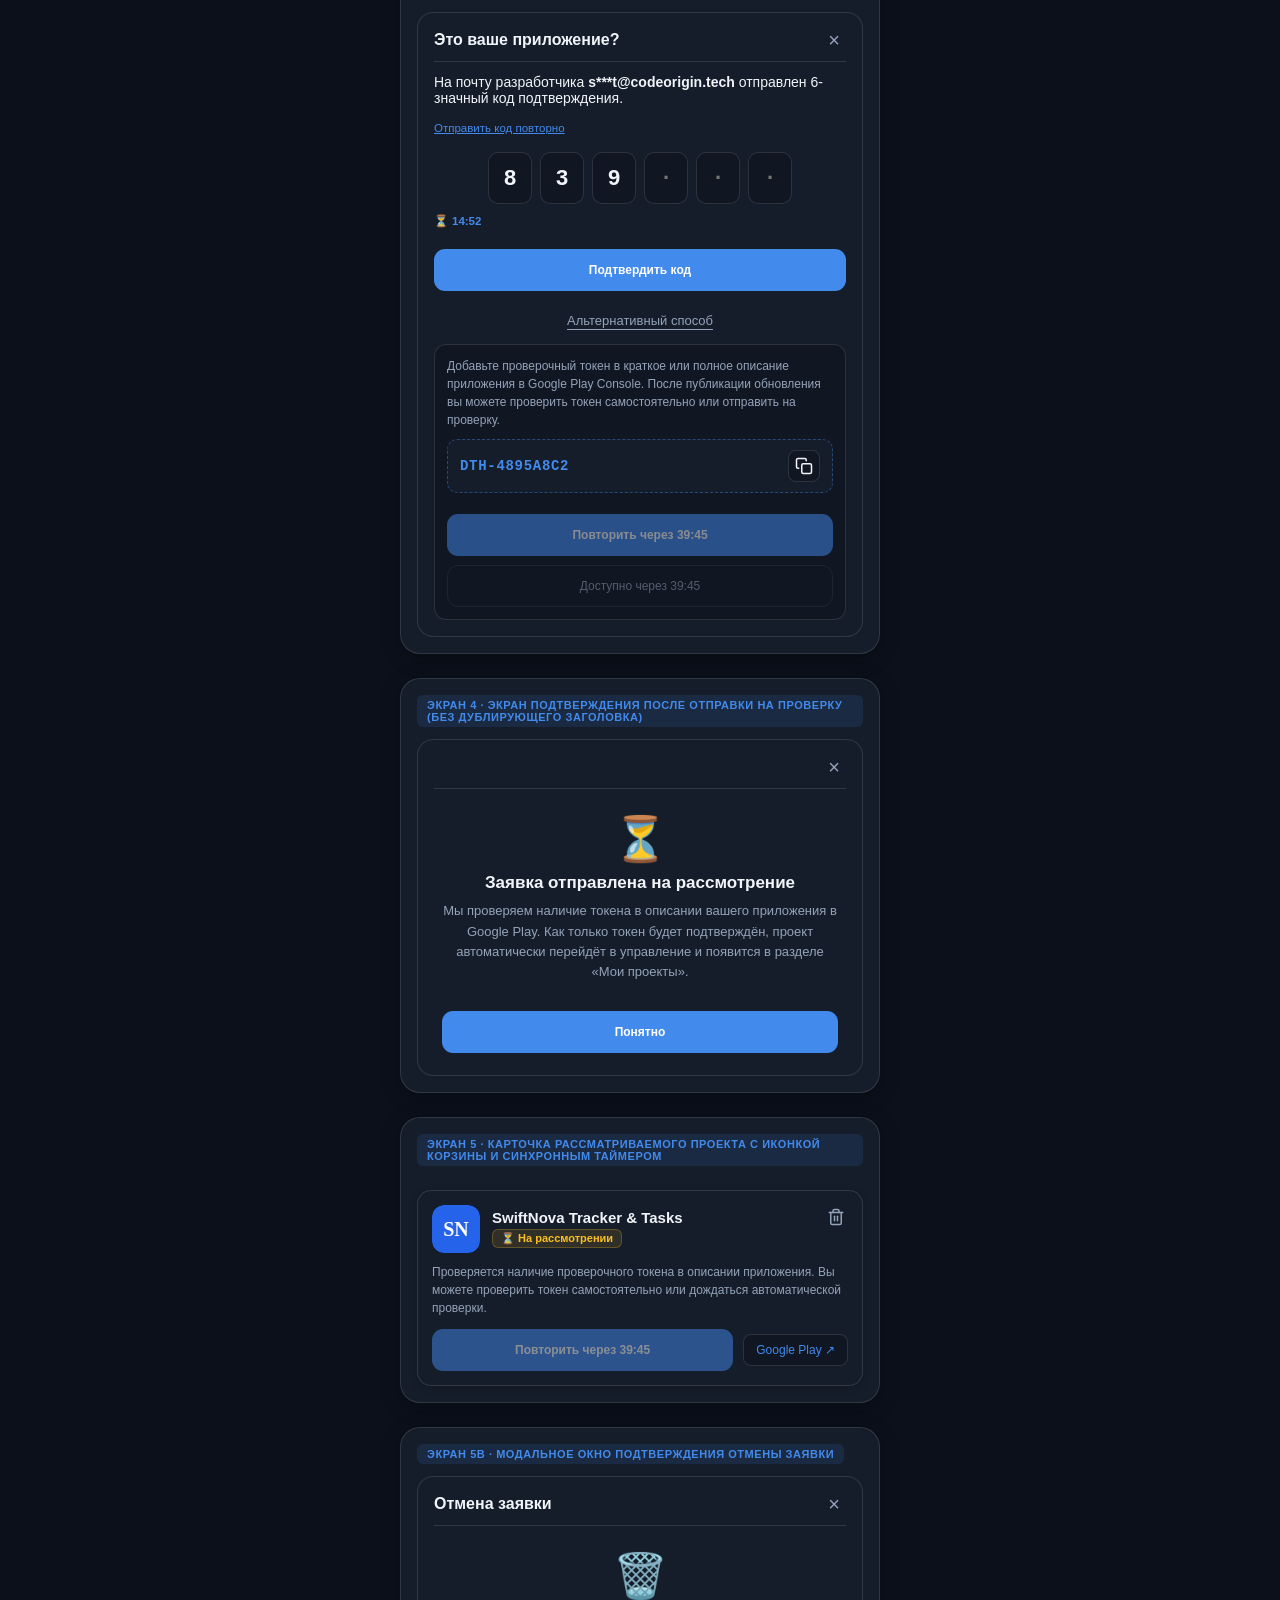
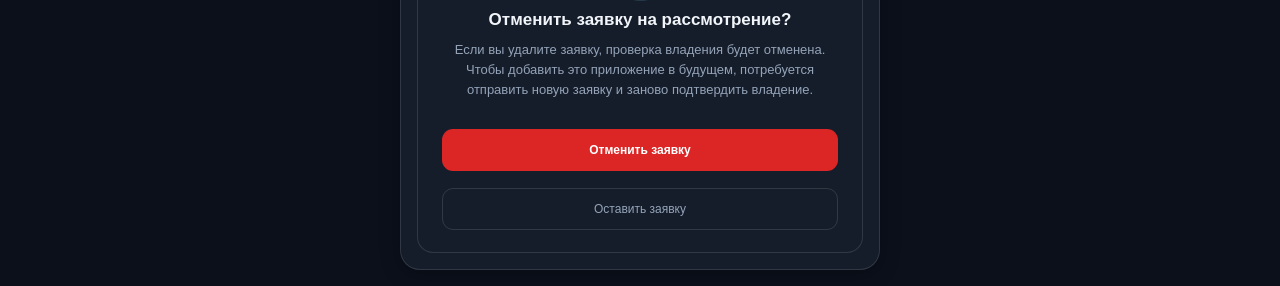
<file: live-project-screens-preview.html>
<!DOCTYPE html>
<html lang="ru">
<head>
  <meta charset="UTF-8">
  <meta name="viewport" content="width=device-width, initial-scale=1.0, maximum-scale=1.0, user-scalable=no">
  <title>Live Project Add - 5 Screens Preview</title>
  <link rel="stylesheet" href="./css/base.css">
  <link rel="stylesheet" href="./css/live-market.css">
  <link rel="stylesheet" href="./css/market-storefront.css">
  <style>
    :root {
      --bg-app: #0b101b;
      --bg-surface-1: #151d2a;
      --bg-surface-2: #101622;
      --text-primary: #f1f5f9;
      --text-secondary: #94a3b8;
      --border-subtle: rgba(255, 255, 255, 0.12);
      --accent-primary: #438aed;
      --accent-primary-border: #438aed66;
    }
    body {
      background: var(--bg-app);
      color: var(--text-primary);
      font-family: -apple-system, BlinkMacSystemFont, "Segoe UI", Roboto, sans-serif;
      margin: 0;
      padding: 16px;
      box-sizing: border-box;
    }
    .preview-container {
      display: flex;
      flex-direction: column;
      gap: 24px;
      max-width: 480px;
      margin: 0 auto;
    }
    .screen-card {
      background: var(--bg-surface-1);
      border: 1px solid var(--border-subtle);
      border-radius: 20px;
      padding: 16px;
      box-shadow: 0 4px 20px rgba(0,0,0,0.3);
    }
    .screen-label {
      display: inline-block;
      font-size: 11px;
      font-weight: 700;
      letter-spacing: 0.05em;
      text-transform: uppercase;
      color: var(--accent-primary);
      background: rgba(67, 138, 237, 0.12);
      padding: 4px 10px;
      border-radius: 6px;
      margin-bottom: 12px;
    }
    .sheet-mock {
      border: 1px solid var(--border-subtle);
      border-radius: 16px;
      background: var(--bg-surface-1);
      padding: 16px;
    }
    .sheet-mock-header {
      display: flex;
      align-items: center;
      justify-content: space-between;
      margin-bottom: 12px;
      padding-bottom: 10px;
      border-bottom: 1px solid var(--border-subtle);
    }
    .sheet-mock-header h2 {
      margin: 0;
      font-size: 16px;
      font-weight: 650;
    }
    .sheet-mock-header h2:empty {
      display: none;
    }
    .sheet-close-mock {
      font-size: 20px;
      line-height: 1;
      color: var(--text-secondary);
      border: none;
      background: none;
      cursor: pointer;
      margin-left: auto;
    }
  </style>
</head>
<body>
  <div class="preview-container">
    <!-- SCREEN 1 -->
    <div class="screen-card">
      <span class="screen-label">Экран 1 · Стартовое окно «Продвижение в Google Play»</span>
      <div class="sheet-mock">
        <div class="sheet-mock-header">
          <h2>Продвижение в Google Play</h2>
          <button class="sheet-close-mock">×</button>
        </div>
        <p class="la-subtitle">Укажите ссылку на приложение в Google Play или его package name — система автоматически загрузит иконку, описание и паспорт проекта.</p>
        <div class="la-field-row">
          <span class="la-field-label">Ссылка или package name</span>
          <a class="la-link-subtle" href="https://play.google.com/store/apps" target="_blank" rel="noopener noreferrer">Открыть Google Play ↗</a>
        </div>
        <div class="la-input-wrap">
          <input class="la-input" value="https://play.google.com/store/apps/details?id=com.swiftnova.work" placeholder="com.example.app">
          <button type="button" class="la-paste-chip">Вставить</button>
        </div>
        <button type="button" class="lm-action lm-action-primary">Загрузить паспорт приложения</button>
      </div>
    </div>

    <!-- SCREEN 2 -->
    <div class="screen-card">
      <span class="screen-label">Экран 2 · Превью паспорта (Чистое описание без HTML-тегов, с ограничением высоты)</span>
      <div class="sheet-mock">
        <div class="sheet-mock-header">
          <h2>Это ваше приложение?</h2>
          <button class="sheet-close-mock">×</button>
        </div>
        <div class="la-passport-heading">
          <img class="la-passport-icon" src="data:image/svg+xml;utf8,<svg xmlns='http://www.w3.org/2000/svg' width='64' height='64' viewBox='0 0 64 64'><rect width='64' height='64' rx='14' fill='%232563eb'/><text x='50%25' y='55%25' font-size='28' font-weight='bold' fill='white' text-anchor='middle' dominant-baseline='middle'>SN</text></svg>" alt="">
          <div class="la-passport-info">
            <strong class="la-passport-title">SwiftNova Tracker & Tasks</strong>
            <span class="la-passport-meta">SwiftNova Ltd. · Работа</span>
          </div>
        </div>
        <div class="la-desc-box is-expanded">
          <p class="la-desc-text">Удобный трекер задач и рабочего времени для распределённых команд и разработчиков.

• Умные тайм-слоты и учёт перерывов
• Экспорт отчётов в PDF и Google Sheets
• Клиентское шифрование персональных данных
• Поддержка оффлайн-режима с автосинхронизацией</p>
          <button type="button" class="la-desc-toggle">Свернуть ▴</button>
        </div>
        <button type="button" class="lm-action lm-action-primary">Да, подтвердить владение</button>
        <button type="button" class="lm-action">Нет, это не моё приложение</button>
        <div class="la-ghost-actions">
          <button type="button" class="lm-action lm-action-ghost">Ввести другую ссылку или пакет</button>
          <button type="button" class="lm-action lm-action-ghost">Сообщить о проблеме</button>
        </div>
      </div>
    </div>

    <!-- SCREEN 3 (INITIAL: CODE NOT SENT YET) -->
    <div class="screen-card">
      <span class="screen-label">Экран 3a · До отправки кода (Таймер скрыт, ячейки отключены)</span>
      <div class="sheet-mock">
        <div class="sheet-mock-header">
          <h2>Это ваше приложение?</h2>
          <button class="sheet-close-mock">×</button>
        </div>
        <p>Для подтверждения владения мы отправим 6-значный код на почту разработчика <strong>s***t@codeorigin.tech</strong>.</p>
        <button type="button" class="lm-action lm-action-primary">Отправить код на почту</button>
        <div class="la-otp-grid">
          <input type="text" class="la-otp-cell" placeholder="·" disabled>
          <input type="text" class="la-otp-cell" placeholder="·" disabled>
          <input type="text" class="la-otp-cell" placeholder="·" disabled>
          <input type="text" class="la-otp-cell" placeholder="·" disabled>
          <input type="text" class="la-otp-cell" placeholder="·" disabled>
          <input type="text" class="la-otp-cell" placeholder="·" disabled>
        </div>
        <button type="button" class="lm-action" disabled>Подтвердить код</button>

        <div class="la-alt-trigger-wrap">
          <button type="button" class="la-alt-link">Альтернативный способ</button>
        </div>
      </div>
    </div>

    <!-- SCREEN 3 (CODE SENT + ALTERNATIVE 40-MIN LOCK) -->
    <div class="screen-card">
      <span class="screen-label">Экран 3b · Код отправлен (Таймер 15:00 + Альтернативный способ с таймером 40:00)</span>
      <div class="sheet-mock">
        <div class="sheet-mock-header">
          <h2>Это ваше приложение?</h2>
          <button class="sheet-close-mock">×</button>
        </div>
        <p>На почту разработчика <strong>s***t@codeorigin.tech</strong> отправлен 6-значный код подтверждения.</p>
        <div class="la-resend-row"><button type="button" class="la-resend-link">Отправить код повторно</button></div>
        <div class="la-otp-grid">
          <input type="text" class="la-otp-cell" value="8">
          <input type="text" class="la-otp-cell" value="3">
          <input type="text" class="la-otp-cell" value="9">
          <input type="text" class="la-otp-cell" placeholder="·">
          <input type="text" class="la-otp-cell" placeholder="·">
          <input type="text" class="la-otp-cell" placeholder="·">
        </div>
        <div class="la-otp-meta">
          <span class="la-otp-timer">⏳ <b>14:52</b></span>
        </div>
        <button type="button" class="lm-action lm-action-primary">Подтвердить код</button>

        <div class="la-alt-trigger-wrap">
          <button type="button" class="la-alt-link">Альтернативный способ</button>
        </div>
        <div class="la-alt-body">
          <p class="la-alt-hint">Добавьте проверочный токен в краткое или полное описание приложения в Google Play Console. После публикации обновления вы можете проверить токен самостоятельно или отправить на проверку.</p>
          <div class="la-token-box">
            <code class="la-token-value">DTH-4895A8C2</code>
            <button type="button" class="la-token-copy" title="Копировать">
              <svg width="18" height="18" viewBox="0 0 24 24" fill="none" stroke="currentColor" stroke-width="2" stroke-linecap="round" stroke-linejoin="round">
                <rect x="9" y="9" width="13" height="13" rx="2" ry="2"></rect>
                <path d="M5 15H4a2 2 0 0 1-2-2V4a2 2 0 0 1 2-2h9a2 2 0 0 1 2 2v1"></path>
              </svg>
            </button>
          </div>
          <button type="button" class="lm-action lm-action-primary" disabled data-cooldown="1">Повторить через 39:45</button>
          <button type="button" class="lm-action lm-action-ghost" disabled data-cooldown="1">Доступно через 39:45</button>
        </div>
      </div>
    </div>

    <!-- SCREEN 4 -->
    <div class="screen-card">
      <span class="screen-label">Экран 4 · Экран подтверждения после отправки на проверку (Без дублирующего заголовка)</span>
      <div class="sheet-mock">
        <div class="sheet-mock-header">
          <h2></h2>
          <button class="sheet-close-mock">×</button>
        </div>
        <div class="la-pending-view">
          <div class="la-pending-icon">⏳</div>
          <h3 class="la-pending-heading">Заявка отправлена на рассмотрение</h3>
          <p class="la-pending-desc">Мы проверяем наличие токена в описании вашего приложения в Google Play. Как только токен будет подтверждён, проект автоматически перейдёт в управление и появится в разделе «Мои проекты».</p>
          <button type="button" class="lm-action lm-action-primary">Понятно</button>
        </div>
      </div>
    </div>

    <!-- SCREEN 5 -->
    <div class="screen-card">
      <span class="screen-label">Экран 5 · Карточка рассматриваемого проекта с иконкой корзины и синхронным таймером</span>
      <article class="la-pending-card">
        <div class="la-pending-card-head">
          <img class="la-pending-card-icon" src="data:image/svg+xml;utf8,<svg xmlns='http://www.w3.org/2000/svg' width='48' height='48' viewBox='0 0 48 48'><rect width='48' height='48' rx='12' fill='%232563eb'/><text x='50%25' y='55%25' font-size='20' font-weight='bold' fill='white' text-anchor='middle' dominant-baseline='middle'>SN</text></svg>" alt="">
          <div class="la-pending-card-meta">
            <strong class="la-pending-card-title">SwiftNova Tracker & Tasks</strong>
            <span class="la-pending-badge">⏳ На рассмотрении</span>
          </div>
          <button type="button" class="la-card-delete-btn" title="Отменить заявку">
            <svg width="18" height="18" viewBox="0 0 24 24" fill="none" stroke="currentColor" stroke-width="2" stroke-linecap="round" stroke-linejoin="round">
              <polyline points="3 6 5 6 21 6"></polyline>
              <path d="M19 6v14a2 2 0 0 1-2 2H7a2 2 0 0 1-2-2V6m3 0V4a2 2 0 0 1 2-2h4a2 2 0 0 1 2 2v2"></path>
              <line x1="10" y1="11" x2="10" y2="17"></line>
              <line x1="14" y1="11" x2="14" y2="17"></line>
            </svg>
          </button>
        </div>
        <p class="la-pending-card-desc">Проверяется наличие проверочного токена в описании приложения. Вы можете проверить токен самостоятельно или дождаться автоматической проверки.</p>
        <div class="la-pending-card-actions">
          <button type="button" class="lm-action lm-action-primary la-card-check-btn" disabled data-cooldown="1">Повторить через 39:45</button>
          <a class="la-card-link" href="https://play.google.com/store/apps/details?id=com.swiftnova.work" target="_blank" rel="noopener noreferrer">Google Play ↗</a>
        </div>
      </article>
    </div>

    <!-- SCREEN 5b: CONFIRMATION MODAL -->
    <div class="screen-card">
      <span class="screen-label">Экран 5b · Модальное окно подтверждения отмены заявки</span>
      <div class="sheet-mock">
        <div class="sheet-mock-header">
          <h2>Отмена заявки</h2>
          <button class="sheet-close-mock">×</button>
        </div>
        <div class="la-cancel-confirm">
          <div class="la-pending-icon">🗑️</div>
          <h3>Отменить заявку на рассмотрение?</h3>
          <p>Если вы удалите заявку, проверка владения будет отменена. Чтобы добавить это приложение в будущем, потребуется отправить новую заявку и заново подтвердить владение.</p>
          <div class="la-cancel-actions">
            <button type="button" class="lm-action lm-action-danger">Отменить заявку</button>
            <button type="button" class="lm-action lm-action-ghost">Оставить заявку</button>
          </div>
        </div>
      </div>
    </div>
  </div>
</body>
</html>
</file>
<file: css/tokens.css>
:root {
    color-scheme: dark;

    /* =========================================================
       MODERN PREMIUM — SEMANTIC TOKEN LAYER (single source of truth)
       Step 1: tokens only. Components still consume legacy aliases
       (defined at the bottom of this block) and migrate gradually.
       ========================================================= */

    /* --- Neutral base: backgrounds & elevation --- */
    --bg-app: #0E1116;          /* root background (body, overlays base) */
    --bg-surface-1: #161A21;    /* default cards / panels / list items */
    --bg-surface-2: #1D222B;    /* raised: modals, inputs, popovers, sheets */
    --bg-surface-3: #262C37;    /* highest: dropdowns, active/hover rows */
    --bg-nav: #10131A;          /* bottom nav (subtly below app bg) */
    --bg-surface-muted: rgba(142, 142, 147, 0.12);  /* muted grey surface for controls, card headers, disabled states */

    /* --- Borders --- */
    --border-subtle: rgba(255, 255, 255, 0.07);  /* hairlines, dividers */
    --border-strong: rgba(255, 255, 255, 0.14);  /* inputs, segmented, buttons */

    /* --- Text --- */
    --text-primary: #F4F6F8;    /* titles, key values */
    --text-secondary: #AEB7C2;  /* body, descriptions */
    --text-tertiary: #717C89;   /* meta, captions, placeholders, disabled */
    --text-on-accent: #FFFFFF;  /* text/icon on filled accent/status */
    --text-on-warning: #0E1116; /* dark text on bright warning fill */

    /* --- Accent: the single action color --- */
    --accent-primary: #4C8DFF;
    --accent-primary-hover: #3B7BEF;
    --accent-primary-surface: rgba(76, 141, 255, 0.12); /* tinted action zones */
    --accent-primary-border: rgba(76, 141, 255, 0.24);

    /* --- Status: success (positive / complete / safe) --- */
    --success: #30D158;
    --success-surface: rgba(48, 209, 88, 0.12);
    --success-border: rgba(48, 209, 88, 0.24);

    /* --- Status: warning (attention / time pressure / grant & reward) --- */
    --warning: #FFB020;
    --warning-surface: rgba(255, 176, 32, 0.12);
    --warning-border: rgba(255, 176, 32, 0.24);

    /* --- Status: danger (destructive / blocked / late / error) --- */
    --danger: #FF5A5F;
    --danger-surface: rgba(255, 90, 95, 0.12);
    --danger-border: rgba(255, 90, 95, 0.24);

    /* --- Extended meaning: security (protection / reliability / trust ONLY) --- */
    --security: #38B6E6;
    --security-surface: rgba(56, 182, 230, 0.12);
    --security-border: rgba(56, 182, 230, 0.24);

    /* --- Extended meaning: reward (contracts / economy / $BUST ONLY) --- */
    --reward: #A07BFF;
    --reward-hover: #8B68F0;
    --reward-surface: rgba(160, 123, 255, 0.12);
    --reward-border: rgba(160, 123, 255, 0.24);

    /* --- Extended meaning: info-alt (external tracking / source / secondary info ONLY) --- */
    --info-alt: #2DD4BF;
    --info-alt-surface: rgba(45, 212, 191, 0.12);
    --info-alt-border: rgba(45, 212, 191, 0.24);

    /* =========================================================
       LEGACY ALIASES — TEMPORARY.
       Keep existing component styles working while they migrate
       to the semantic tokens above. Remove after migration (step 6).
       ========================================================= */
    --bg-color: var(--bg-app);
    --text-color: var(--text-primary);
    --hint-color: var(--text-secondary);
    --link-color: var(--accent-primary);
    --button-color: var(--accent-primary);
    --button-text-color: var(--text-on-accent);
    --secondary-bg-color: var(--bg-surface-1);
    --nav-bg-color: var(--bg-nav);
    --border-color: var(--border-strong);

    --success-color: var(--success);
    --warning-color: var(--warning);
    --warning-text-color: var(--text-on-warning);

    /* Previously phantom (referenced but never defined) — now resolved */
    /* tune 1: map to border-strong (not accent) so .horizontal-card keeps a
       neutral edge instead of a surprise blue outline until component cleanup */
    --accent-color: var(--border-strong);
    --card-bg: var(--bg-surface-1);
    --destructive-color: var(--danger);

    /* =========================================================
       PROJECT-CARD STAGE ALIASES (aliases over role tokens)
       Stage colors are maximally distinct: green / cyan-blue / amber
       ========================================================= */
    --stage-active:           var(--success);
    --stage-active-surface:   var(--success-surface);
    --stage-active-border:    var(--success-border);

    --stage-protection:         var(--security);
    --stage-protection-surface: var(--security-surface);
    --stage-protection-border:  var(--security-border);

    --stage-buffer:           var(--warning);
    --stage-buffer-surface:   var(--warning-surface);
    --stage-buffer-border:    var(--warning-border);
}
</file>
<file: css/base.css>
* {
    box-sizing: border-box;
    -webkit-tap-highlight-color: transparent;
}

body {
    font-family: -apple-system, BlinkMacSystemFont, 'Segoe UI', Roboto, Helvetica, Arial, sans-serif;
    background-color: var(--bg-color);
    color: var(--text-color);
    margin: 0;
    padding: 0;
    padding-bottom: calc(80px + env(safe-area-inset-bottom, 0px));
    overflow-x: hidden;
}

h1, h2, h3 { margin: 0 0 12px 0; }
p { margin: 0 0 12px 0; color: var(--hint-color); font-size: 14px; }

.container { padding: 16px; }
.tab-content { display: none; animation: fadeIn 0.3s ease; }
.tab-content.active { display: block; }

.visually-hidden {
    position: absolute;
    width: 1px;
    height: 1px;
    padding: 0;
    margin: -1px;
    overflow: hidden;
    clip: rect(0, 0, 0, 0);
    white-space: nowrap;
    border: 0;
}

@keyframes fadeIn {
    from { opacity: 0; transform: translateY(10px); }
    to { opacity: 1; transform: translateY(0); }
}
/* Google Translate suppression */
.goog-te-banner-frame.skiptranslate,
iframe.skiptranslate,
#goog-gt-tt,
.goog-tooltip,
.goog-text-highlight {
    display: none !important;
}
.goog-text-highlight {
    background-color: transparent !important;
    box-shadow: none !important;
}
body {
    position: relative !important;
    top: 0 !important;
}
html {
    top: 0 !important;
}
.goog-te-gadget-simple { display: none !important; }

/* Aggressive Google Translate suppression */
.goog-te-gadget,
.goog-te-banner,
.goog-te-balloon-frame,
.goog-te-menu-frame,
#goog-gt-votingDiv,
#goog-gt-votingPane,
div[id^="goog-gt-"],
div[class*="goog-te-"],
iframe.goog-te-banner-frame,
.VIpgJd-ZVi9od-ORHb-OEVmcd,
.VIpgJd-ZVi9od-aZ2wEe-wOHMyf {
    display: none !important;
    visibility: hidden !important;
    height: 0 !important;
    width: 0 !important;
    overflow: hidden !important;
    position: absolute !important;
    pointer-events: none !important;
}

.goog-logo-link { display: none !important; }
</file>
<file: styles.css>
.card {
    background: rgba(28, 28, 30, 0.6);
    backdrop-filter: blur(16px);
    -webkit-backdrop-filter: blur(16px);
    border: 1px solid var(--border-subtle);
    box-shadow: 0 8px 32px rgba(0, 0, 0, 0.2);
    border-radius: 16px;
    padding: 16px;
    margin-bottom: 16px;
    transition: all 0.4s cubic-bezier(0.25, 0.8, 0.25, 1);
    transform-origin: top center;
    opacity: 1;
    position: relative;
    overflow: hidden;
}

.card.removing {
    pointer-events: none;
}

/* ── Clean, smooth card exit ── */
.card.card-exit-collapsing {
    pointer-events: none;
    overflow: hidden;
    transition: max-height 0.32s cubic-bezier(0.2, 0, 0, 1),
                opacity 0.28s ease,
                transform 0.32s cubic-bezier(0.2, 0, 0, 1),
                margin-bottom 0.32s cubic-bezier(0.2, 0, 0, 1),
                padding-top 0.32s cubic-bezier(0.2, 0, 0, 1),
                padding-bottom 0.32s cubic-bezier(0.2, 0, 0, 1),
                border-width 0.32s cubic-bezier(0.2, 0, 0, 1);
}

.card.card-exit-collapsed {
    opacity: 0;
    transform: scale(0.97) translateY(-4px);
    max-height: 0 !important;
    margin-bottom: 0 !important;
    padding-top: 0 !important;
    padding-bottom: 0 !important;
    border-width: 0 !important;
}

.card-header {
    display: flex;
    align-items: center;
    padding: 10px 12px;
    border-radius: 12px;
    background: var(--bg-surface-muted);
    margin-bottom: 12px;
    min-width: 0;
}

.card.card-inactive .card-header .avatar,
.card.card-inactive .card-header .card-info,
.card.card-inactive .card-header .project-header-actions {
    opacity: 0.5;
    filter: grayscale(100%);
}

.project-header-actions {
    margin-left: auto;
    display: flex;
    align-items: center;
    position: relative;
    gap: 8px;
    flex-shrink: 0;
}

.project-icon-btn {
    width: 36px;
    height: 36px;
    font-size: 16px;
    border: none;
    border-radius: 10px;
    cursor: pointer;
    display: inline-flex;
    align-items: center;
    justify-content: center;
    background: transparent;
}

.project-icon-btn__glyph {
    width: 20px;
    height: 20px;
    display: block;
    color: var(--text-tertiary);
    transition: color 0.16s ease, transform 0.16s ease;
}

.project-icon-btn:active .project-icon-btn__glyph {
    color: var(--text-secondary);
    transform: rotate(32deg);
}

.project-icon-btn.eye-on {
    background: var(--success-surface);
    color: var(--success);
}

.project-icon-btn.eye-off {
    background: var(--bg-surface-muted);
    color: var(--hint-color);
}

.project-icon-btn.eye-locked {
    background: var(--danger-surface);
    color: var(--danger);
}

.avatar {
    width: 48px;
    height: 48px;
    border-radius: 50%;
    display: flex;
    align-items: center;
    justify-content: center;
    font-size: 20px;
    font-weight: bold;
    color: white;
    margin-right: 12px;
    flex-shrink: 0;
}

.card-info {
    flex: 1 1 0%;
    min-width: 0;
    overflow: hidden;
}

.card-title {
    font-size: 16px;
    font-weight: 600;
    min-width: 0;
    max-width: 100%;
    white-space: nowrap;
    overflow: hidden;
    text-overflow: ellipsis;
}

.card-subtitle {
    font-size: 13px;
    color: var(--hint-color);
    min-width: 0;
    max-width: 100%;
    white-space: nowrap;
    overflow: hidden;
    text-overflow: ellipsis;
    margin-top: 2px;
}

.card-subtitle--chips {
    display: flex;
    align-items: center;
    gap: 6px;
    flex-wrap: wrap;
    white-space: normal;
    overflow: visible;
    text-overflow: unset;
}

.pc-subtitle-flags {
    font-size: 11px;
    font-weight: 500;
    color: var(--text-tertiary, var(--hint-color));
    opacity: 0.62;
}

.pc-subtitle-chips {
    display: inline-flex;
    flex-wrap: wrap;
    align-items: center;
    gap: 6px;
    max-width: 100%;
}

.pc-subtitle-chip {
    display: inline-flex;
    align-items: center;
    gap: 5px;
    max-width: 100%;
    padding: 3px 8px;
    border-radius: 999px;
    font-size: 11px;
    font-weight: 600;
    line-height: 1.25;
    color: var(--text-secondary, #AEB7C2);
    background: rgba(255, 255, 255, 0.04);
    border: 1px solid rgba(255, 255, 255, 0.09);
    white-space: nowrap;
}

.pc-subtitle-chip__label {
    color: var(--text-tertiary, #717C89);
    font-weight: 600;
}

.pc-subtitle-chip__state {
    display: inline-flex;
    align-items: center;
    justify-content: center;
    min-width: 0;
    padding: 0;
    margin: 0;
    border: 0;
    background: transparent;
    color: #c9d3e3;
    font: inherit;
    font-weight: 750;
    line-height: 1.2;
    appearance: none;
    -webkit-appearance: none;
}

.pc-subtitle-chip--reviews {
    appearance: none;
    -webkit-appearance: none;
}

button.pc-subtitle-chip--reviews {
    font: inherit;
    margin: 0;
    min-height: 0;
    cursor: pointer;
}

button.pc-subtitle-chip--reviews:active {
    transform: scale(0.97);
}

.pc-subtitle-chip--reviews.is-on {
    border-color: rgba(76, 141, 255, 0.22);
    background: rgba(76, 141, 255, 0.07);
}

.pc-subtitle-chip--reviews.is-on .pc-subtitle-chip__state {
    color: #9fc0ff;
}

.pc-subtitle-chip--reviews.is-off .pc-subtitle-chip__state {
    color: #8b95a5;
}

.pc-subtitle-chip--android {
    border-color: rgba(48, 209, 88, 0.22);
    background: rgba(48, 209, 88, 0.08);
    color: #9fd9b0;
}

.pc-subtitle-chip--email {
    border-color: rgba(255, 159, 10, 0.22);
    background: rgba(255, 159, 10, 0.08);
    color: #f0c48a;
}

.progress-container {
    display: flex;
    align-items: center;
    margin-bottom: 16px;
    font-size: 13px;
    font-family: monospace;
    font-weight: 600;
}

.progress-bar {
    flex-grow: 1;
    height: 8px;
    background-color: var(--bg-surface-muted);
    border-radius: 4px;
    margin-right: 8px;
    overflow: hidden;
}

.progress-fill {
    height: 100%;
    background-color: var(--success-color);
    border-radius: 4px;
    transition: width 0.3s ease;
}

.btn {
    display: flex;
    align-items: center;
    justify-content: center;
    width: 100%;
    padding: 12px;
    border: none;
    border-radius: 12px;
    font-size: 15px;
    font-weight: 600;
    cursor: pointer;
    transition: opacity 0.2s;
    text-decoration: none;
}

.btn:active { opacity: 0.7; }

.btn.is-processing,
.ppc-submit-btn.is-processing {
    display: inline-flex;
    align-items: center;
    justify-content: center;
    gap: 8px;
    pointer-events: none;
    cursor: wait;
    opacity: 1 !important;
}

.btn.is-processing .btn-spinner,
.ppc-submit-btn.is-processing .btn-spinner {
    display: inline-block;
    width: 15px;
    height: 15px;
    border: 2px solid rgba(255, 255, 255, 0.35);
    border-top-color: currentColor;
    border-radius: 50%;
    animation: btnProcessingSpin 0.7s linear infinite;
    flex-shrink: 0;
}

.btn-primary.is-processing .btn-spinner,
.bounty-app-accept-btn.is-processing .btn-spinner {
    border-color: rgba(255, 255, 255, 0.35);
    border-top-color: #fff;
}

.bounty-app-reject-btn.is-processing .btn-spinner {
    border-color: rgba(142, 142, 147, 0.28);
    border-top-color: var(--hint-color, #8e8e93);
}

@keyframes btnProcessingSpin {
    to { transform: rotate(360deg); }
}

@media (prefers-reduced-motion: reduce) {
    .btn-claim-grant.is-processing .btn-spinner,
    .ppc-submit-btn.is-processing .btn-spinner { animation: none; }
}

.btn-primary { background-color: var(--button-color); color: var(--button-text-color); }
.btn-success { background-color: var(--success-color); color: #fff; }
.btn-warning { background-color: var(--warning-color); color: var(--warning-text-color); }

.action-row {
    display: flex;
    gap: 8px;
}

/* Split button for checkin confirm */
.split-btn-group {
    display: flex;
    gap: 0;
    flex: 2;
}
.split-btn-main {
    flex: 1;
    border-radius: 12px 0 0 12px !important;
    border-right: 1px solid rgba(255, 255, 255, 0.2) !important;
}
.split-btn-options {
    width: 48px;
    flex-shrink: 0;
    border-radius: 0 12px 12px 0 !important;
    padding: 0 !important;
    font-size: 18px;
    min-width: 48px;
}

.btn-icon {
    width: 44px;
    height: 44px;
    border-radius: 12px;
    border: none;
    background-color: var(--secondary-bg-color);
    color: var(--text-color);
    display: flex;
    align-items: center;
    justify-content: center;
    font-size: 20px;
    flex-shrink: 0;
    cursor: pointer;
    text-decoration: none;
    border: 1px solid var(--border-strong);
}

.tester-cta-action-btn:hover,

.info-link-text:hover,

.accordion { margin-top: 24px; border-radius: 16px; overflow: hidden; }

#done-section.accordion {
    border: 1px solid var(--border-strong);
    background: var(--bg-surface-muted);
}

.accordion-header {
    padding: 16px;
    background-color: var(--secondary-bg-color);
    font-weight: 600;
    display: flex;
    justify-content: space-between;
    align-items: center;
    cursor: pointer;
    user-select: none;
}

.accordion-content {
    max-height: 0;
    opacity: 0;
    overflow: hidden;
    padding: 0;
    transition: max-height 0.36s ease, opacity 0.28s ease, padding 0.28s ease;
}

.accordion.active .accordion-content {
    max-height: 5000px;
    opacity: 1;
    padding: 0 0 8px 0;
}

/* Done-today can have many tall cards; 5000px was clipping ~17–18th item. */
#done-section.accordion.active {
    overflow: visible;
}

#done-section.accordion.active .accordion-content.done-today-scroll {
    display: flex;
    flex-direction: column;
    gap: 12px;
    padding: 0 0 calc(24px + env(safe-area-inset-bottom, 0px));
    max-height: none;
    overflow: visible;
}

.accordion-icon {
    transition: transform 0.3s;
    font-size: 12px;
    color: var(--hint-color);
}

.accordion.active .accordion-icon { transform: rotate(180deg); }

.bottom-nav {
    position: fixed;
    bottom: 0;
    left: 0;
    right: 0;
    height: 60px;
    background-color: var(--nav-bg-color);
    display: flex;
    border-top: 1px solid var(--border-strong);
    z-index: 100;
    padding-bottom: env(safe-area-inset-bottom);
}

.nav-item {
    flex: 1;
    display: flex;
    flex-direction: column;
    align-items: center;
    justify-content: center;
    color: var(--hint-color);
    cursor: pointer;
    font-size: 12px;
    font-weight: 500;
    transition: color 0.2s;
}

.nav-item.active { color: var(--link-color); }
.nav-icon { font-size: 24px; margin-bottom: 2px; }

.modal-overlay {
    position: fixed;
    top: 0;
    left: 0;
    right: 0;
    bottom: 0;
    background-color: rgba(0, 0, 0, 0.75);
    display: flex;
    align-items: flex-end;
    opacity: 0;
    pointer-events: none;
    transition: opacity 0.3s cubic-bezier(0.25, 0.8, 0.25, 1);
    z-index: 200;
    will-change: opacity;
    -webkit-backface-visibility: hidden;
    backface-visibility: hidden;
}

#email-testing-modal,
#email-warning-modal,
#edit-unsaved-modal,
#email-collect-modal {
    z-index: 9999 !important;
}

.modal-overlay.active {
    opacity: 1;
    pointer-events: all;
    overflow: hidden;
}

.modal-content {
    background-color: var(--bg-color);
    width: 100%;
    border-radius: 24px 24px 0 0;
    padding: 24px 16px;
    transform: translateY(100%) translateZ(0);
    transition: transform 0.3s cubic-bezier(0.25, 0.8, 0.25, 1);
    max-height: 80vh;
    overflow-x: hidden;
    overflow-y: auto;
    overscroll-behavior: contain;
    padding-bottom: calc(80px + env(safe-area-inset-bottom));
    isolation: isolate;
    will-change: transform;
    -webkit-backface-visibility: hidden;
    backface-visibility: hidden;
}

.modal-overlay.active .modal-content { transform: translateY(0) translateZ(0); }

/* Shared bottom-sheet drag handle for sliding modals */
.sheet-handle,
.dossier-sheet-handle,
.icon-picker-sheet__handle,
.package-conflict-modal__handle {
    width: 36px;
    height: 4px;
    border-radius: 2px;
    background: rgba(255, 255, 255, 0.22);
    margin: 0 auto 14px;
    flex-shrink: 0;
}

.modal-content:not(:has(> .sheet-handle)):not(:has(> .dossier-sheet-handle)):not(:has(> .icon-picker-sheet__handle)):not(:has(> .package-conflict-modal__handle))::before {
    content: '';
    display: block;
    width: 36px;
    height: 4px;
    border-radius: 2px;
    background: rgba(255, 255, 255, 0.22);
    margin: 0 auto 14px;
    flex-shrink: 0;
}

/* Non-bottom-sheet overlays should not get a handle */
.centered-popup-overlay .modal-content::before,
.image-zoom-overlay .modal-content::before,
#image-zoom-modal .modal-content::before,
#karma-select-popup .modal-content::before,
.guest-claim-status-modal .modal-content::before,
#project-lifecycle-modal .modal-content::before,
#project-coverage-modal .modal-content::before,
#coverage-screenshot-modal .modal-content::before,
#project-feedback-modal .modal-content::before,
#testing-control-modal .modal-content::before,
#contributor-dossier-modal .modal-content::before,
.pc-dossier-sheet::before,
#screenshot-boost-modal .modal-content::before,
.screenshot-boost-modal .modal-content::before {
    content: none !important;
    display: none !important;
}

/* Centered popups must keep all four rounded corners (modal-content defaults to sheet). */
.centered-popup-overlay .modal-content.centered-popup,
#karma-select-popup .modal-content {
    width: 92%;
    max-width: 420px;
    margin: auto;
    border-radius: 20px;
    padding: 20px;
    padding-bottom: 20px;
    max-height: min(80vh, 640px);
    transform: scale(0.94);
    overflow: hidden;
}

.centered-popup-overlay.active .modal-content.centered-popup,
#karma-select-popup.active .modal-content {
    transform: scale(1);
}

#karma-select-popup,
#karma-select-popup.modal-overlay,
#karma-distribution-modal,
#karma-distribution-modal.modal-overlay {
    z-index: 1200;
}

.form-group { margin-bottom: 20px; }

.form-label {
    display: block;
    margin-bottom: 8px;
    font-size: 15px;
    font-weight: 500;
    color: var(--hint-color);
}

.form-input {
    width: 100%;
    padding: 14px;
    border-radius: 12px;
    border: 1px solid rgba(142, 142, 147, 0.3);
    background-color: var(--bg-surface-muted);
    color: var(--text-color);
    font-size: 16px;
    outline: none;
}

.form-input:focus {
    border-color: var(--link-color);
    background-color: var(--bg-surface-muted);
}

.form-hint {
    font-size: 13px;
    color: var(--hint-color);
    margin-bottom: 8px;
    margin-top: -4px;
    line-height: 1.4;
}

.form-hint.play-link-tip {
    margin-top: 8px;
    margin-bottom: 0;
    display: block;
}

.manual-external-day-shell {
    display: flex;
    flex-direction: column;
    gap: 10px;
}

.manual-external-group-hint {
    margin-top: 8px;
    margin-bottom: 0;
}

.manual-external-day-value {
    align-self: flex-start;
    min-width: 40px;
    padding: 6px 12px;
    border-radius: 999px;
    background: rgba(10, 132, 255, 0.12);
    border: 1px solid rgba(10, 132, 255, 0.28);
    color: var(--text-color);
    font-size: 14px;
    font-weight: 700;
    text-align: center;
}

.manual-external-day-track {
    --manual-external-track-height: 6px;
    --manual-external-thumb-size: 18px;
    position: relative;
    padding: calc((var(--manual-external-thumb-size) - var(--manual-external-track-height)) / 2) 0;
}

.manual-external-day-line {
    position: absolute;
    left: 0;
    right: 0;
    top: 50%;
    height: var(--manual-external-track-height);
    transform: translateY(-50%);
    border-radius: 999px;
    background: linear-gradient(90deg, rgba(10, 132, 255, 0.85), rgba(64, 200, 224, 0.85));
}

.manual-external-day-dots {
    position: absolute;
    left: 2px;
    right: 2px;
    top: 50%;
    transform: translateY(-50%);
    display: flex;
    justify-content: space-between;
    align-items: center;
    pointer-events: none;
}

.manual-external-day-dot {
    width: 8px;
    height: 8px;
    border-radius: 50%;
    background: rgba(255, 255, 255, 0.32);
    box-shadow: 0 0 0 2px rgba(11, 15, 22, 0.32);
}

.manual-external-day-dot.is-active {
    background: #ffffff;
    box-shadow: 0 0 0 2px rgba(10, 132, 255, 0.28);
}

.manual-external-day-range {
    -webkit-appearance: none;
    appearance: none;
    width: 100%;
    height: var(--manual-external-track-height);
    border-radius: 999px;
    background: transparent;
    outline: none;
    position: relative;
    z-index: 1;
}

.manual-external-day-range::-webkit-slider-thumb {
    -webkit-appearance: none;
    appearance: none;
    width: var(--manual-external-thumb-size);
    height: var(--manual-external-thumb-size);
    margin-top: calc((var(--manual-external-thumb-size) - var(--manual-external-track-height)) / -2);
    border-radius: 50%;
    border: 2px solid rgba(10, 132, 255, 0.85);
    background: #fff;
    box-shadow: 0 2px 8px rgba(0, 0, 0, 0.25);
    cursor: pointer;
}

.manual-external-day-range::-moz-range-thumb {
    appearance: none;
    width: var(--manual-external-thumb-size);
    height: var(--manual-external-thumb-size);
    border-radius: 50%;
    border: 2px solid rgba(10, 132, 255, 0.85);
    transform: translateY(calc((var(--manual-external-thumb-size) - var(--manual-external-track-height)) / -2));
    box-sizing: border-box;
    background: #fff;
    box-shadow: 0 2px 8px rgba(0, 0, 0, 0.25);
    cursor: pointer;
}

.manual-external-mutual-block {
    display: flex;
    flex-direction: column;
    gap: 10px;
    padding: 14px;
    border-radius: 16px;
    background: linear-gradient(180deg, var(--border-subtle), var(--border-subtle));
    border: 1px solid var(--border-subtle);
    box-shadow: inset 0 1px 0 var(--border-subtle);
}

.manual-external-check {
    display: flex;
    align-items: flex-start;
    gap: 10px;
    padding: 0;
    border-radius: 0;
    background: transparent;
    border: 0;
    cursor: pointer;
}

.manual-external-check input {
    margin-top: 3px;
}

.manual-external-check-text {
    font-size: 14px;
    line-height: 1.45;
    color: var(--text-color);
}

.manual-external-mutual-note {
    margin: 0;
    padding-left: 30px;
}

#manual-external-linked-project-group {
    margin-bottom: 0;
}

#manual-external-linked-project-group.is-hidden {
    display: none;
}


.manual-external-day-range::-moz-range-track {
    height: var(--manual-external-track-height);
    background: transparent;
    border: none;
}

.manual-external-day-range::-webkit-slider-runnable-track {
    height: var(--manual-external-track-height);
    background: transparent;
    border: none;
}

.manual-external-modal-actions {
    display: flex;
    gap: 8px;
    margin-top: 12px;
}

.manual-external-modal-actions .btn {
    flex: 1 1 0;
}

.copyable-email {
    color: var(--link-color);
    cursor: pointer;
    font-weight: 500;
    transition: opacity 0.2s;
}

.copyable-email:active {
    opacity: 0.6;
}

.zoomable-img {
    cursor: zoom-in;
}

.image-zoom-overlay {
    align-items: center;
    z-index: 10002;
}

.image-zoom-content {
    width: min(96vw, 980px);
    max-height: 92vh;
    border-radius: 16px;
    overflow: hidden;
    background: transparent;
    padding: 0;
    transform: none;
}

.image-zoom-overlay.active .image-zoom-content {
    transform: none;
}

.empty-icon {
    font-size: 48px;
    margin-bottom: 16px;
}

.seg-control {
    display: flex;
    border-radius: 8px;
    overflow: hidden;
    border: 1px solid rgba(142, 142, 147, 0.3);
    margin-bottom: 8px;
}

#group-seg-control,
#edit-group-seg-control {
    gap: 3px;
    padding: 3px;
    border: none;
    border-radius: 10px;
    background: var(--bg-surface-muted);
    overflow: visible;
}

#group-seg-control .seg-btn,
#edit-group-seg-control .seg-btn {
    background: transparent;
    color: rgba(255, 255, 255, 0.55);
    border-radius: 8px;
    box-shadow: none;
}

#group-seg-control .seg-btn.active,
#edit-group-seg-control .seg-btn.active {
    background: var(--border-strong);
    color: var(--text-color);
    box-shadow: 0 1px 4px rgba(0, 0, 0, 0.28);
}

.seg-btn {
    flex: 1;
    padding: 8px;
    border: none;
    font-size: 14px;
    font-weight: 500;
    background: var(--secondary-bg-color);
    color: var(--hint-color);
    cursor: pointer;
    transition: background 0.2s, color 0.2s, box-shadow 0.2s;
    text-align: center;
    border-radius: 8px;
}

.seg-btn.active {
    background: var(--button-color);
    color: var(--button-text-color);
}

body {
    top: 0 !important;
}

.goog-te-banner-frame.skiptranslate,
iframe.skiptranslate,
#goog-gt-tt,
.goog-tooltip,
.goog-text-highlight {
    display: none !important;
}

.goog-text-highlight {
    background-color: transparent !important;
    box-shadow: none !important;
}


/* Aggressive Google Translate suppression */
.goog-te-gadget,
.goog-te-banner,
.goog-logo-link,
.goog-te-balloon-frame,
.goog-te-menu-frame,
#goog-gt-votingDiv,
#goog-gt-votingPane,
div[id^="goog-gt-"],
div[class*="goog-te-"],
iframe.goog-te-banner-frame,
.VIpgJd-ZVi9od-ORHb-OEVmcd,
.VIpgJd-ZVi9od-aZ2wEe-wOHMyf {
    display: none !important;
    visibility: hidden !important;
    height: 0 !important;
    width: 0 !important;
    overflow: hidden !important;
    position: absolute !important;
    pointer-events: none !important;
}

html {
    top: 0 !important;
}

body {
    position: relative !important;
    top: 0 !important;
}

.segmented-control {
    display: flex;
    width: 100%;
    background: var(--border-subtle);
    padding: 4px;
    border-radius: 12px;
    gap: 4px;
}

.segmented-control .seg-btn {
    background: transparent;
    color: var(--hint-color);
}

.segmented-control .seg-btn.active {
    background: var(--button-color);
    color: var(--button-text-color);
    box-shadow: 0 6px 16px rgba(51, 144, 236, 0.25);
}

.form-surface {
    background: var(--bg-surface-muted);
    border: 1px solid var(--border-strong);
    border-radius: 16px;
    padding: 14px;
}

.form-section-title {
    font-size: 14px;
    font-weight: 700;
    margin-bottom: 8px;
    color: var(--text-color);
}

.reveal-panel {
    max-height: 0;
    opacity: 0;
    overflow: hidden;
    transform: translateY(-8px);
    transition: max-height 0.28s ease, opacity 0.2s ease, transform 0.28s ease, margin-bottom 0.28s ease;
    margin-bottom: 0;
}

.reveal-panel.active {
    max-height: 600px;
    opacity: 1;
    transform: translateY(0);
    margin-bottom: 16px;
}

/* ── Progressive disclosure stages (Add Project) ───────────── */
.stage-panel {
    max-height: 0;
    opacity: 0;
    overflow: hidden;
    transform: translateY(-6px);
    transition: max-height 0.65s ease, opacity 0.5s ease, transform 0.65s ease;
}

.stage-panel.active {
    max-height: 4000px;
    opacity: 1;
    transform: translateY(0);
}

/* Email address box + copy */
.setup-email-box {
    display: flex;
    align-items: center;
    gap: 10px;
    background: var(--secondary-bg-color);
    padding: 14px;
    border-radius: 12px;
    border: 1px solid var(--border-strong);
}

.setup-email-address {
    flex: 1;
    font-size: 15px;
    font-weight: 600;
    color: var(--link-color);
    word-break: break-all;
    cursor: pointer;
}

.setup-email-copy {
    width: 40px;
    height: 40px;
    font-size: 18px;
}

.setup-email-copy.is-done {
    color: var(--success);
    background: var(--success-surface);
    border: 1px solid rgba(52, 199, 89, 0.38);
}

.setup-pulse-accent {
    animation: setup-accent-pulse 2s ease-in-out infinite;
}
    max-height: 0;
    opacity: 0;
    overflow: hidden;
    transform: translateY(-4px);
    transition: max-height 0.42s ease, opacity 0.32s ease, transform 0.42s ease;
}

.setup-reveal.is-open {
    max-height: 1200px;
    opacity: 1;
    transform: translateY(0);
}

.setup-note {
    font-size: 13px;
    line-height: 1.5;
    color: var(--text-color);
    background: rgba(255, 204, 0, 0.10);
    border-left: 3px solid var(--warning-color);
    padding: 10px 12px;
    border-radius: 8px;
    margin-top: 10px;
}

.setup-note b { color: var(--text-color); }

/* Play Console CTA + attached guide (visually separate blocks) */
.setup-console-block {
    margin-top: 14px;
    display: flex;
    flex-direction: column;
    gap: 10px;
}

.setup-console-btn {
    width: 100%;
    border-radius: 12px;
    text-align: center;
    display: block;
    box-shadow: 0 6px 16px rgba(51, 144, 236, 0.28);
}

.setup-console-btn.is-opened {
    box-shadow: 0 6px 16px rgba(52, 199, 89, 0.22);
    background: var(--success-surface);
    color: var(--success);
    border: 1px solid rgba(52, 199, 89, 0.36);
}

.setup-guide {
    border: 1px solid rgba(142, 142, 147, 0.22);
    border-radius: 12px;
    background: var(--bg-surface-muted);
    overflow: hidden;
}

.setup-accordion {
    border: none;
}

.setup-accordion-head {
    width: 100%;
    display: flex;
    align-items: center;
    justify-content: space-between;
    gap: 10px;
    background: var(--bg-surface-muted);
    border: none;
    color: var(--link-color);
    font-size: 13px;
    font-weight: 600;
    padding: 12px 14px;
    cursor: pointer;
    text-align: left;
}

.setup-accordion-arrow {
    transition: transform 0.25s ease;
    color: var(--hint-color);
    font-size: 12px;
}

.setup-accordion.open .setup-accordion-arrow {
    transform: rotate(180deg);
}

.setup-accordion-content {
    max-height: 0;
    overflow: hidden;
    opacity: 0;
    transition: max-height 0.55s ease, opacity 0.45s ease;
}

.setup-accordion-panel {
    max-height: 0;
    overflow: hidden;
    opacity: 0;
    transition: max-height 0.55s ease, opacity 0.45s ease;
}

.setup-accordion.open .setup-accordion-content {
    max-height: 3000px;
    opacity: 1;
}

.setup-accordion.open .setup-accordion-panel {
    max-height: 3000px;
    opacity: 1;
}

.group-setup-card {
    margin-top: 8px;
    padding: 14px;
    border-radius: 14px;
    border: 1px solid var(--border-strong);
    background: var(--bg-surface-muted);
}

.group-setup-state0-hint {
    font-size: 13px;
    line-height: 1.45;
    color: var(--text-color);
    margin-bottom: 10px;
}

.group-setup-headline {
    font-size: 14px;
    font-weight: 700;
    color: var(--text-color);
    margin-bottom: 0;
}

.group-setup-subtitle {
    font-size: 12px;
    line-height: 1.35;
    color: var(--hint-color);
    margin-bottom: 10px;
}

.setup-email-row {
    display: flex;
    align-items: center;
    gap: 10px;
}

.group-setup-card .setup-email-row .setup-email-address {
    flex: 1;
    min-width: 0;
    padding: 10px 12px;
    border-radius: 10px;
    background: rgba(0, 0, 0, 0.12);
    border: 1px solid var(--border-strong);
}

.group-setup-card .setup-note {
    margin-top: 12px;
}

.group-setup-card .setup-guide-inline .setup-guide {
    border: none;
    background: transparent;
}

.setup-email-box-inputlike {
    background: rgba(0, 0, 0, 0.16);
    border: 1px solid rgba(142, 142, 147, 0.28);
    border-radius: 12px;
    padding: 10px 10px 10px 12px;
}

.setup-action-row {
    display: flex;
    flex-wrap: nowrap;
    gap: 8px;
    margin-top: 8px;
}

.setup-action-row .btn {
    flex: 1;
    min-height: 40px;
    border-radius: 10px;
    font-size: 13px;
    padding: 8px 10px;
}

.setup-help-btn {
    background-color: var(--secondary-bg-color);
    color: var(--text-color);
    border: 1px solid var(--border-strong);
}

.setup-guide-inline {
    margin-top: 8px;
}

.setup-guide-inline .setup-accordion.open .setup-accordion-content,
.setup-guide-inline .setup-accordion.open .setup-accordion-panel {
    padding-top: 10px;
}

.setup-guide-inline .setup-accordion-head {
    display: none;
}

.custom-group-meta {
    display: flex;
    align-items: center;
    gap: 8px;
    margin-bottom: 8px;
}

.setup-step-badge {
    display: inline-flex;
    align-items: center;
    justify-content: center;
    height: 24px;
    padding: 0 10px;
    border-radius: 999px;
    font-size: 11px;
    font-weight: 700;
    color: var(--text-color);
    background: rgba(52, 199, 89, 0.2);
    border: 1px solid rgba(52, 199, 89, 0.35);
}

.setup-checklist {
    opacity: 0.6;
    transition: opacity 0.2s ease;
}

.setup-checklist.unlocked {
    opacity: 1;
}

.setup-checklist.setup-checklist-pulse .checklist-item input[type="checkbox"]:enabled:not(:checked) {
    animation: setup-accent-pulse 2s ease-in-out infinite;
    border-radius: 4px;
    appearance: none;
    -webkit-appearance: none;
    border: 1px solid rgba(255, 255, 255, 0.3);
    background-color: transparent;
    width: 18px;
    height: 18px;
    margin-top: 2px;
    outline: none;
    cursor: pointer;
}
    padding: 12px 14px;
    border-radius: 12px;
    background: rgba(255, 204, 0, 0.12);
    border: 1px solid rgba(255, 204, 0, 0.28);
    color: var(--text-color);
    font-size: 13px;
    line-height: 1.5;
}

.access-view-card {
    border: 1px solid rgba(142, 142, 147, 0.22);
    background: var(--bg-surface-muted);
    border-radius: 14px;
    padding: 12px;
}

.access-view-row {
    display: flex;
    align-items: flex-start;
    justify-content: space-between;
    gap: 10px;
}

.access-view-main {
    min-width: 0;
    flex: 1;
}

.access-view-title {
    font-size: 13px;
    font-weight: 700;
    color: var(--text-color);
}

.access-view-value {
    margin-top: 4px;
    color: var(--link-color);
    font-size: 13px;
    line-height: 1.35;
    word-break: break-all;
}

.access-view-actions {
    flex-shrink: 0;
}

.access-edit-shell {
    margin-top: 2px;
}

.access-edit-cancel {
    width: 100%;
    margin-top: 8px;
    background-color: var(--secondary-bg-color);
    color: var(--text-color);
    border: 1px solid var(--border-strong);
}
    display: flex;
    flex-direction: column;
    gap: 6px;
    padding: 0 14px 16px;
}

.setup-step img {
    width: 100%;
    border-radius: 10px;
    border: 1px solid var(--border-strong);
    background: var(--secondary-bg-color);
    display: block;
}

.setup-step-title {
    font-size: 14px;
    font-weight: 700;
    color: var(--text-color);
}

.setup-step-path {
    font-size: 12px;
    line-height: 1.45;
    color: var(--hint-color);
}

/* Checklist */
.setup-checklist {
    margin-top: 16px;
    display: flex;
    flex-direction: column;
    gap: 12px;
    padding: 14px;
    border-radius: 12px;
    background: var(--bg-surface-muted);
    border: 1px solid var(--border-strong);
}

.setup-checklist-lock {
    font-size: 12px;
    color: var(--hint-color);
    line-height: 1.4;
}

.setup-checklist.unlocked .setup-checklist-lock {
    display: none;
}

.checklist-item input:disabled {
    opacity: 0.4;
    cursor: not-allowed;
}

.checklist-item.is-locked {
    opacity: 0.55;
    cursor: not-allowed;
}

.checklist-item.field-error {
    background: rgba(255, 59, 48, 0.10);
    border-radius: 8px;
    outline: 1px solid rgba(255, 59, 48, 0.5);
    outline-offset: 2px;
}

/* Email mode banner + escape-hatch toggle */
.email-mode-banner {
    display: flex;
    align-items: center;
    justify-content: space-between;
    gap: 8px;
    background: rgba(77, 163, 255, 0.12);
    border: 1px solid rgba(77, 163, 255, 0.3);
    border-radius: 12px;
    padding: 12px 14px;
    margin-top: 12px;
    font-size: 14px;
    font-weight: 600;
    color: var(--text-color);
}

.email-mode-change {
    background: transparent;
    border: none;
    color: var(--link-color);
    font-size: 14px;
    font-weight: 600;
    cursor: pointer;
    flex-shrink: 0;
}

.setup-email-toggle {
    display: block;
    width: 100%;
    margin-top: 16px;
    background: transparent;
    border: none;
    color: var(--hint-color);
    font-size: 13px;
    text-decoration: underline;
    cursor: pointer;
    opacity: 0.75;
    padding: 6px;
}

.setup-email-toggle:active { opacity: 0.5; }

/* Tester email: same box as checkbox, height expands inward */
.add-email-testers-box {
    display: block;
    margin-bottom: 16px;
    overflow: hidden;
    transition: padding 0.35s ease;
}

.add-email-testers-box__toggle {
    margin-bottom: 0;
}

.add-email-testers-expand {
    max-height: 0;
    opacity: 0;
    overflow: hidden;
    padding-left: 30px;
    transition: max-height 0.4s ease, opacity 0.3s ease, margin-top 0.35s ease;
    margin-top: 0;
}

.add-email-testers-box.is-expanded .add-email-testers-expand {
    max-height: 160px;
    opacity: 1;
    margin-top: 12px;
}

.add-email-testers-expand .form-label {
    margin-bottom: 8px;
}

.add-email-testers-expand .form-hint {
    margin-top: 8px;
    margin-bottom: 0;
}

/* Locked Save button + error highlight */
.btn.is-locked {
    opacity: 0.5;
}

.field-error.form-input,
.form-input.field-error {
    border-color: var(--danger) !important;
    background-color: rgba(255, 59, 48, 0.08) !important;
}

.form-inline {
    display: flex;
    gap: 12px;
}

.form-inline .form-group {
    flex: 1;
    min-width: 0;
}

.calc-card {
    margin-top: 12px;
    padding: 12px;
    border-radius: 14px;
    background: linear-gradient(180deg, rgba(51, 144, 236, 0.08), rgba(52, 199, 89, 0.06));
    border: 1px solid rgba(51, 144, 236, 0.16);
}

.calc-title {
    font-size: 13px;
    font-weight: 700;
    color: var(--link-color);
    margin-bottom: 8px;
}

.calc-row {
    display: flex;
    justify-content: space-between;
    align-items: center;
    gap: 12px;
    font-size: 13px;
    padding: 6px 0;
    color: var(--text-color);
}

.calc-row span:last-child {
    font-weight: 700;
    white-space: nowrap;
}

.calc-row.total {
    margin-top: 6px;
    padding-top: 10px;
    border-top: 1px solid var(--border-strong);
    font-size: 14px;
}

.calc-row.muted {
    color: var(--hint-color);
}
    font-size: 12px;
    letter-spacing: 0.2px;
}

input::placeholder,
    position: fixed;
    top: 0;
    left: 0;
    right: 0;
    height: 3px;
    z-index: 1200;
    pointer-events: none;
    background: linear-gradient(90deg, rgba(51,144,236,0), rgba(51,144,236,0.95), rgba(52,199,89,0.85), rgba(51,144,236,0));
    background-size: 220% 100%;
    animation: background-sync-slide 1.15s linear infinite;
    box-shadow: 0 0 16px rgba(51,144,236,0.28);
}

.background-sync-bar.hidden {
    display: none;
}

.nav-icon {
    position: relative;
}

.nav-sync-dot {
    position: absolute;
    top: -2px;
    right: -8px;
    width: 8px;
    height: 8px;
    border-radius: 50%;
    background: var(--success);
    box-shadow: 0 0 0 0 rgba(52,199,89,0.45);
    animation: nav-sync-pulse 1.2s ease-in-out infinite;
}

.nav-sync-dot.hidden {
    display: none;
}
    0% { background-position: 200% 0; }
    100% { background-position: -20% 0; }
}
    text-align: center;
    padding: 32px 16px;
}

.retry-btn {
    display: inline-flex;
    align-items: center;
    gap: 6px;
    padding: 10px 20px;
    border: 1px solid rgba(142, 142, 147, 0.3);
    border-radius: 12px;
    background: var(--secondary-bg-color);
    color: var(--text-color);
    font-size: 15px;
    font-weight: 500;
    cursor: pointer;
}

.retry-btn:active { opacity: 0.7; }

.earn-chip-row {
    display: flex;
    flex-wrap: wrap;
    gap: 8px;
}

.karma-how-list {
    display: flex;
    flex-direction: column;
    gap: 2px;
}

.karma-why-list {
    display: flex;
    flex-direction: column;
    gap: 8px;
    margin: 0;
    padding-left: 18px;
    font-size: 13px;
    line-height: 1.5;
    color: var(--hint-color);
}

.karma-how-group {
    margin: 10px 0 4px;
    font-size: 13px;
    font-weight: 700;
    color: var(--text-color);
}

.karma-how-group:first-child {
    margin-top: 0;
}

.karma-how-row {
    display: flex;
    align-items: flex-start;
    justify-content: space-between;
    gap: 12px;
    font-size: 13px;
    line-height: 1.45;
    color: var(--hint-color);
}

.karma-how-row__label {
    min-width: 0;
    flex: 1;
}

.karma-how-row__value {
    display: inline-flex;
    align-items: center;
    justify-content: flex-end;
    flex: 0 0 auto;
    gap: 4px;
    font-weight: 700;
    color: var(--text-color);
    white-space: nowrap;
}

.karma-how-row__value .karma-yin-icon,
#karma-stats-list .karma-yin-icon {
    margin-left: 2px;
}

.chip-scroll {
    display: flex;
    gap: 8px;
    overflow-x: auto;
    padding: 8px 0;
    -webkit-overflow-scrolling: touch;
    scrollbar-width: none;
}

.chip-scroll::-webkit-scrollbar { display: none; }

.chip {
    flex-shrink: 0;
    padding: 8px 16px;
    border-radius: 20px;
    font-size: 14px;
    background: var(--bg-surface-muted);
    color: var(--text-color);
    cursor: pointer;
    white-space: nowrap;
    border: none;
}

.chip:active { opacity: 0.7; }

.meta-chip {
    display: inline-flex;
    align-items: center;
    gap: 4px;
    padding: 6px 12px;
    border-radius: 16px;
    font-size: 13px;
    font-weight: 600;
    cursor: pointer;
    white-space: nowrap;
    background: var(--bg-surface-muted);
    color: var(--hint-color);
    border: none;
    -webkit-tap-highlight-color: transparent;
    transition: opacity 0.15s;
}

.meta-chip:active { opacity: 0.65; }
.meta-chip.accent-green { background: rgba(52,199,89,0.15); color: var(--success); }
.meta-chip.accent-blue { background: rgba(51,144,236,0.15); color: var(--link-color); }
.meta-chip.accent-yellow { background: rgba(255,204,0,0.15); color: #e6b800; }
.meta-chip.accent-orange { background: rgba(255,149,0,0.15); color: #ff9500; }
.meta-chip.accent-purple { background: var(--reward-surface); color: var(--reward); border: 1px solid var(--reward-border); }
.meta-chip.accent-red { background: rgba(255,59,48,0.15); color: var(--danger); }
.market-access-issue-chip {
    border: 0;
    cursor: pointer;
    font-family: inherit;
    font-size: 13px;
    font-weight: 600;
    line-height: 1.15;
    -webkit-tap-highlight-color: transparent;
}
.meta-chip.accent-protection { background: var(--stage-protection-surface); color: var(--stage-protection); border: 1px solid var(--stage-protection-border); }
.meta-chip.accent-buffer { background: var(--stage-buffer-surface); color: var(--stage-buffer); border: 1px solid var(--stage-buffer-border); }
.meta-chip.meta-chip--sla {
    gap: 5px;
}
.meta-chip .sla-acute-icon {
    width: 14px;
    height: 14px;
    flex-shrink: 0;
    display: block;
}
.meta-chip.meta-chip--sla-fast {
    background: rgba(48, 209, 88, 0.12);
    color: var(--success);
}
.meta-chip.meta-chip--sla-slow {
    background: rgba(255, 90, 95, 0.12);
    color: var(--danger);
}

.dev-instruction {
    margin-top: 10px;
    border-radius: 10px;
    overflow: hidden;
    background: var(--secondary-bg-color);
}

.dev-instruction summary {
    display: flex;
    align-items: center;
    justify-content: space-between;
    padding: 10px 12px;
    font-size: 13px;
    font-weight: 600;
    cursor: pointer;
    user-select: none;
    list-style: none;
    color: var(--text-color);
}

.dev-instruction summary::-webkit-details-marker { display: none; }

.dev-instruction .dev-instruction-body {
    padding: 0 12px 10px;
    font-size: 13px;
    line-height: 1.5;
    color: var(--hint-color);
    white-space: pre-wrap;
    word-break: break-word;
}

.dashboard-block {
    background: linear-gradient(135deg, rgba(51,144,236,0.12) 0%, rgba(52,199,89,0.10) 100%);
    border-radius: 16px;
    padding: 14px 16px;
    margin-bottom: 16px;
}

/* Developer Widget */
.developer-widget {
    background:
        radial-gradient(circle at top left, rgba(119, 174, 255, 0.12), transparent 32%),
        linear-gradient(180deg, rgba(23, 28, 40, 0.88), rgba(17, 20, 30, 0.94));
    backdrop-filter: blur(18px);
    -webkit-backdrop-filter: blur(18px);
    border-radius: 24px;
    padding: 16px;
    margin-bottom: 16px;
    border: 1px solid var(--border-subtle);
    box-shadow: 0 20px 40px rgba(0, 0, 0, 0.22);
}

.developer-widget-kicker {
    font-size: 15px;
    line-height: 1.2;
    font-weight: 800;
    color: var(--text-on-accent);
    margin-bottom: 10px;
}

.developer-widget-header {
    display: block;
    margin-bottom: 14px;
}

.developer-widget-name-line {
    display: flex;
    flex-wrap: wrap;
    align-items: baseline;
    gap: 6px;
}

.developer-widget-name {
    font-size: 15px;
    font-weight: 700;
    color: var(--text-color);
}

.developer-widget-username {
    font-size: 13px;
    color: var(--hint-color);
}

.developer-widget-stats-line {
    margin-top: 4px;
    font-size: 12px;
    line-height: 1.35;
    color: rgba(255,255,255,0.72);
}

.metrics-grid {
    display: grid;
    grid-template-columns: 1fr 1fr;
    gap: 10px;
    margin-top: 16px;
}

.metric-card {
    background: var(--border-subtle);
    border-radius: 18px;
    padding: 14px 14px 16px;
    text-align: left;
    border: 1px solid var(--border-subtle);
    box-shadow: inset 0 1px 0 var(--border-subtle);
}

.metric-card-clickable {
    cursor: pointer;
    transition: transform 0.1s ease, opacity 0.1s ease, background 0.15s ease;
}

.metric-card-clickable:active {
    transform: scale(0.96);
    opacity: 0.8;
}

.metric-card-top {
    display: flex;
    align-items: center;
    justify-content: space-between;
    gap: 8px;
}

.metric-value {
    margin-top: 8px;
    font-size: 16px;
    font-weight: 800;
    color: var(--text-color);
    line-height: 1.3;
}

.metric-label {
    font-size: 11px;
    color: var(--hint-color);
}

.metric-chevron {
    opacity: 0.5;
    color: var(--hint-color);
    font-size: 16px;
}

.metric-value-mark {
    white-space: nowrap;
}

.karma-yin-icon {
    display: inline-block;
    width: 1.05em;
    height: 1.05em;
    vertical-align: -0.18em;
    color: #000000;
    flex: 0 0 auto;
}

.karma-yin-icon--inline {
    width: 1em;
    height: 1em;
}

.karma-yin-icon--lg {
    width: 28px;
    height: 28px;
}

.karma-dist-icon-badge .karma-yin-icon,
.karma-select-icon-badge .karma-yin-icon {
    width: 28px;
    height: 28px;
    vertical-align: middle;
}

#karma-balance-value .karma-yin-icon {
    width: 0.85em;
    height: 0.85em;
    margin-right: 4px;
    vertical-align: -0.12em;
}

.metric-card-success .metric-value {
    color: #52f4b5;
}

.metric-card-gold .metric-value {
    color: #ffd460;
}

.metric-card-primary .metric-value {
    color: #63a1ff;
}

.metric-card-neutral .metric-value {
    color: var(--text-on-accent);
}

.dashboard-row {
    display: flex;
    align-items: center;
    justify-content: space-between;
    margin-bottom: 6px;
}

.dashboard-row:last-child { margin-bottom: 0; }

#karma-stats-list .dashboard-row .dashboard-label:last-child {
    display: inline-flex;
    align-items: center;
    gap: 4px;
    white-space: nowrap;
}

.dashboard-label {
    font-size: 14px;
    color: var(--text-color);
}

.dashboard-title {
    font-size: 16px;
    font-weight: 700;
}

.dashboard-value {
    font-size: 14px;
    font-weight: 700;
}

.pulse-card {
    background: linear-gradient(135deg, rgba(51, 144, 236, 0.12) 0%, rgba(142, 142, 147, 0.12) 100%);
    border: 1px solid rgba(51, 144, 236, 0.28);
    box-shadow: 0 4px 14px rgba(0, 0, 0, 0.08);
    border-radius: 16px;
    padding: 12px;
    margin-top: 12px;
    margin-bottom: 16px;
    transition: all 0.3s cubic-bezier(0.4, 0, 0.2, 1);
}

.pulse-card.ticker-mode {
    padding: 0 10px 0 12px;
    height: 38px;
    display: flex;
    align-items: center;
    overflow: hidden;
}

.pulse-collapsed-view {
    display: flex;
    align-items: center;
    width: 100%;
    height: 100%;
    gap: 10px;
    overflow: hidden;
}

.pulse-badge-link {
    color: var(--link-color);
    padding-right: 8px;
    border-right: 1px solid rgba(120, 120, 128, 0.25);
    display: flex;
    align-items: center;
    justify-content: center;
    height: 18px;
    transition: opacity 0.2s, transform 0.1s;
    flex-shrink: 0;
}

.pulse-badge-link:hover {
    opacity: 0.85;
}

.pulse-badge-link:active {
    transform: scale(0.95);
}

.pulse-badge-tg-img {
    width: 18px;
    height: 18px;
    border-radius: 50%;
    object-fit: cover;
    display: block;
    transition: transform 0.2s;
}

.pulse-badge-link:hover .pulse-badge-tg-img {
    transform: scale(1.1);
}

.pulse-ticker-container {
    flex: 1;
    overflow: hidden;
    position: relative;
    display: flex;
    align-items: center;
    height: 100%;
    cursor: pointer;
    /* Premium visual fade out edges */
    mask-image: linear-gradient(to right, transparent, white 12px, white calc(100% - 12px), transparent);
    -webkit-mask-image: linear-gradient(to right, transparent, white 12px, white calc(100% - 12px), transparent);
}

.pulse-ticker-track {
    display: flex;
    white-space: nowrap;
    align-items: center;
    /* Duration is set in JS from content width to keep constant px/s speed. */
    animation: pulse-marquee 40s linear infinite;
    will-change: transform;
    transform: translate3d(0, 0, 0);
    backface-visibility: hidden;
    perspective: 1000px;
    -webkit-backface-visibility: hidden;
    -webkit-perspective: 1000px;
}

.pulse-ticker-track.paused {
    animation-play-state: paused !important;
}

.pulse-ticker-content {
    display: flex;
    align-items: center;
    flex-shrink: 0;
}

.pulse-ticker-item {
    font-size: 13px;
    color: var(--text-color);
    display: inline-block;
    vertical-align: middle;
}

.pulse-ticker-item a {
    color: var(--link-color);
    text-decoration: none;
    font-weight: 700;
}

.pulse-ticker-time {
    font-size: 11px;
    color: var(--hint-color);
    background: rgba(120, 120, 128, 0.12);
    padding: 2px 5px;
    border-radius: 6px;
    margin-right: 6px;
    font-weight: 500;
}

.pulse-ticker-separator {
    margin: 0 16px;
    color: rgba(120, 120, 128, 0.35);
    font-size: 14px;
    user-select: none;
}

.pulse-expand-btn,
.pulse-collapse-btn {
    background: none;
    border: none;
    padding: 6px;
    color: var(--hint-color);
    cursor: pointer;
    display: flex;
    align-items: center;
    justify-content: center;
    border-radius: 50%;
    transition: background-color 0.2s, color 0.2s, transform 0.1s;
    flex-shrink: 0;
}

.pulse-expand-btn:hover,
.pulse-collapse-btn:hover {
    background-color: rgba(120, 120, 128, 0.15);
    color: var(--link-color);
}

.pulse-expand-btn:active,
.pulse-collapse-btn:active {
    transform: scale(0.92);
}

.pulse-collapse-btn {
    margin-left: auto;
}

@keyframes pulse-marquee {
    0% { transform: translate3d(0, 0, 0); }
    100% { transform: translate3d(-50%, 0, 0); }
}

.pulse-title {
    font-size: 15px;
    font-weight: 700;
    margin-bottom: 10px;
    color: var(--text-color);
}

.events-list {
    display: flex;
    flex-direction: column;
    gap: 10px;
}

.events-list.expanded {
    max-height: 200px;
    overflow-y: auto;
    scrollbar-width: none;
}

.events-list::-webkit-scrollbar { display: none; }

.event-item {
    display: flex;
    align-items: flex-start;
    gap: 8px;
}

.event-text {
    font-size: 13px;
    color: var(--text-color);
    line-height: 1.35;
    flex: 1;
    white-space: pre-line;
}

.event-text a {
    color: var(--link-color);
    text-decoration: none;
    font-weight: 700;
}

.event-text a:active {
    opacity: 0.75;
}

.event-time {
    font-size: 12px;
    color: var(--hint-color);
    white-space: nowrap;
    margin-top: 1px;
}

.events-toggle {
    background: none;
    border: none;
    padding: 0;
    color: var(--link-color);
    font-size: 13px;
    font-weight: 600;
    cursor: pointer;
}

.pulse-expanded-footer {
    display: flex;
    align-items: center;
    justify-content: space-between;
    margin-top: 12px;
    border-top: 1px solid rgba(120, 120, 128, 0.15);
    padding-top: 8px;
}

.pulse-chat-link {
    display: inline-flex;
    align-items: center;
    gap: 6px;
    color: var(--link-color);
    font-size: 13px;
    font-weight: 600;
    text-decoration: none;
    transition: opacity 0.2s, transform 0.1s;
}

.pulse-chat-link:hover {
    opacity: 0.85;
    transform: scale(1.02);
}

.pulse-chat-link:active {
    opacity: 0.7;
    transform: scale(0.98);
}

.pulse-chat-icon {
    transform: rotate(-15deg);
    transition: transform 0.2s;
    color: var(--link-color);
    display: block;
}

.pulse-chat-link:hover .pulse-chat-icon {
    transform: rotate(-15deg) translate(2px, -2px);
}

.archive-shell {
    margin-top: 12px;
    padding-top: 12px;
}

.archive-shell.is-empty {
    margin-top: 8px;
    padding-top: 0;
}

.archive-toggle {
    width: 100%;
    display: flex;
    align-items: center;
    justify-content: space-between;
    gap: 12px;
    padding: 12px 0;
    background: transparent;
    border: none;
    color: var(--hint-color);
    font-size: 14px;
    font-weight: 700;
    cursor: pointer;
    text-align: left;
}

.archive-toggle-label {
    display: inline-flex;
    align-items: center;
    gap: 8px;
}

.archive-toggle-arrow {
    flex-shrink: 0;
    font-size: 12px;
    transition: transform 0.2s ease;
}

.archive-toggle.is-open .archive-toggle-arrow {
    transform: translateY(-1px);
}

.archive-list {
    display: grid;
    gap: 12px;
    padding-top: 8px;
}

.archive-list.is-collapsed {
    display: none;
}

.archive-card {
    opacity: 0.82;
    margin-bottom: 0;
    padding: 14px;
}

.archive-card-header {
    margin-bottom: 10px;
    min-width: 0;
}

.archive-meta-row {
    display: flex;
    flex-wrap: wrap;
    gap: 6px;
    margin-bottom: 10px;
}

.archive-meta-chip {
    display: inline-flex;
    align-items: center;
    min-height: 28px;
    padding: 6px 10px;
    border-radius: 999px;
    background: var(--bg-surface-muted);
    color: var(--hint-color);
    font-size: 12px;
    line-height: 1.2;
}

.archive-meta-chip-blocked {
    background: rgba(255, 69, 58, 0.14);
    color: #ff6961;
    border: 1px solid rgba(255, 69, 58, 0.28);
}

.archive-blocked-note {
    margin-top: 8px;
    padding: 10px 12px;
    border-radius: 12px;
    background: rgba(255, 69, 58, 0.08);
    color: var(--hint-color);
    font-size: 12px;
    line-height: 1.4;
}

.archive-delete-btn {
    width: 100%;
    background: rgba(255,59,48,0.1);
    color: var(--danger);
    font-size: 13px;
}

/* Soft archive/stop confirm button (delete modal) */
.btn.btn-confirm-archive {
    flex: 1;
    background: rgba(90, 28, 28, 0.38);
    color: #e2a8a3;
    border: 1px solid rgba(200, 110, 105, 0.42);
    box-shadow: none;
}
.btn.btn-confirm-archive:active {
    opacity: 0.88;
}
.btn.btn-confirm-archive:disabled {
    opacity: 0.55;
}

#custom-alert-overlay {
    display: none;
    position: fixed;
    inset: 0;
    z-index: 10001;
    background: rgba(0,0,0,0.45);
    justify-content: center;
    align-items: center;
}

#custom-alert-overlay.active { display: flex; }

.custom-alert-box {
    background: var(--bg-color);
    border-radius: 16px;
    padding: 20px;
    max-width: 88%;
    width: 340px;
    box-shadow: 0 8px 32px rgba(0,0,0,0.25);
}

.custom-alert-text {
    font-size: 14px;
    line-height: 1.5;
    color: var(--text-color);
    white-space: pre-line;
    margin-bottom: 16px;
}

.custom-alert-text.custom-alert-text--html {
    white-space: normal;
}

#custom-alert-overlay.custom-alert-overlay--market-access .custom-alert-box {
    width: min(390px, 90vw);
    padding: 14px;
    border: 1px solid rgba(233, 154, 154, 0.16);
    background: color-mix(in srgb, var(--bg-color) 94%, #101722 6%);
    box-shadow: 0 18px 52px rgba(0, 0, 0, 0.42);
}

#custom-alert-overlay.custom-alert-overlay--market-access .custom-alert-text {
    margin-bottom: 0;
}

#custom-alert-overlay.custom-alert-overlay--market-access .custom-alert-close {
    display: none;
}

#custom-alert-overlay.custom-alert-overlay--market-access .incoming-access-issue {
    margin-top: 0;
    background: rgba(5, 8, 14, 0.34);
    border-color: rgba(233, 154, 154, 0.18);
}

#custom-alert-overlay.custom-alert-overlay--market-access .incoming-access-issue__contact {
    color: #bcd3f5;
    background: rgba(74, 119, 190, 0.24);
    border-color: rgba(126, 166, 228, 0.32);
}

.popup-action-btn {
    width: 100%;
    margin-top: 16px;
    padding: 12px 14px;
    border: none;
    border-radius: 12px;
    background: var(--button-color, #007aff);
    color: var(--button-text-color, #fff);
    font-size: 15px;
    font-weight: 700;
    cursor: pointer;
}

.popup-action-btn:hover,
.popup-action-btn:focus-visible {
    filter: brightness(1.06);
}

.custom-alert-close {
    width: 100%;
    padding: 10px;
    border: none;
    border-radius: 10px;
    background: var(--button-color, #007aff);
    color: var(--button-text-color, #fff);
    font-size: 15px;
    font-weight: 600;
    cursor: pointer;
}

.visibility-toggle-row {
    display: flex;
    align-items: center;
    gap: 10px;
    margin-bottom: 4px;
}

.visibility-hint {
    font-size: 12px;
    color: var(--hint-color);
    line-height: 1.3;
    margin-bottom: 10px;
    padding-left: 0;
}

.visibility-hint.is-critical {
    color: #ffb0a8;
}

.visibility-mode-modal-content {
    max-height: 85vh;
    overflow-y: auto;
}

.visibility-modal-hint {
    font-size: 13px;
    line-height: 1.45;
    color: var(--hint-color);
    margin: 4px 0 14px;
}

.visibility-option-card {
    width: 100%;
    border: 1px solid var(--border-strong);
    border-radius: 16px;
    padding: 14px;
    margin-bottom: 10px;
    background: linear-gradient(180deg, var(--border-subtle), rgba(255, 255, 255, 0.015));
    color: var(--text-color);
    text-align: left;
    display: flex;
    flex-direction: column;
    gap: 8px;
    cursor: pointer;
}

.visibility-option-card.is-public {
    border-color: rgba(52, 199, 89, 0.22);
    background: linear-gradient(180deg, var(--success-surface), rgba(255, 255, 255, 0.02));
}

.visibility-option-card.is-hidden {
    border-color: rgba(142, 142, 147, 0.22);
    background: linear-gradient(180deg, rgba(142, 142, 147, 0.12), rgba(255, 255, 255, 0.02));
}

.visibility-option-card.is-isolated {
    border-color: rgba(255, 59, 48, 0.28);
    background: linear-gradient(180deg, var(--danger-surface), rgba(255, 149, 0, 0.05));
}

.visibility-option-card.is-active {
    box-shadow: 0 0 0 1px rgba(89, 163, 255, 0.24);
}

.visibility-option-card:disabled {
    opacity: 1;
    cursor: default;
}

.visibility-option-card__head {
    display: flex;
    align-items: flex-start;
    justify-content: space-between;
    gap: 10px;
}

.visibility-option-card__title {
    font-size: 15px;
    font-weight: 700;
    line-height: 1.35;
}

.visibility-option-card__badge {
    display: inline-flex;
    align-items: center;
    justify-content: center;
    padding: 4px 8px;
    border-radius: 999px;
    font-size: 11px;
    font-weight: 700;
    background: rgba(89, 163, 255, 0.16);
    color: #7fc0ff;
    white-space: nowrap;
}

.visibility-option-card__desc {
    font-size: 13px;
    line-height: 1.5;
    color: var(--text-color);
}

.visibility-option-card__footer {
    font-size: 12px;
    color: var(--hint-color);
}

.invite-isolated-banner {
    margin-bottom: 12px;
    padding: 14px;
    border-radius: 16px;
    background: linear-gradient(135deg, var(--danger-surface), rgba(255, 149, 0, 0.08));
    border: 1px solid var(--danger-border);
}

.invite-isolated-banner__title {
    font-size: 14px;
    font-weight: 700;
    color: #ff9f96;
    margin-bottom: 6px;
}

.invite-isolated-banner__text {
    font-size: 12px;
    line-height: 1.45;
    color: var(--text-color);
}

.project-select-item {
    display: flex;
    align-items: center;
    gap: 12px;
    width: 100%;
    padding: 12px;
    border: none;
    border-radius: 12px;
    background: var(--secondary-bg-color);
    color: var(--text-color);
    font-size: 15px;
    font-weight: 600;
    cursor: pointer;
    margin-bottom: 8px;
    transition: opacity 0.15s;
}

.project-select-item:active { opacity: 0.7; }

.project-select-info {
    cursor: default;
    display: grid;
    grid-template-columns: auto minmax(0, 1fr);
    align-items: start;
}
.project-select-info:active { opacity: 1; }
.project-select-info .project-select-name { white-space: normal; text-align: left; }
.project-select-info .meta-chip { grid-column: 2; justify-self: start; font-size: 11px; }
.project-select-info .project-select-name,
.project-select-pair strong { overflow-wrap: anywhere; }
.project-select-pair { display: flex; align-items: center; gap: 10px; margin: 10px 0 4px; text-align: left; }
.project-select-pair > svg { flex-shrink: 0; color: var(--hint-color); }
.project-select-pair > span { min-width: 0; }
.project-select-pair__label { display: block; color: var(--hint-color); font-size: 11px; font-weight: 400; line-height: 1.4; }
.project-select-overview {
    margin: 0 0 16px;
    color: var(--hint-color);
    font-size: 13px;
    line-height: 1.5;
}

.project-select-item.disabled {
    opacity: 0.58;
    cursor: not-allowed;
}

.project-select-item.disabled.is-owner-linked {
    opacity: 0.72;
    background: var(--bg-surface-muted);
    border: 1px solid var(--border-strong);
}

.project-select-item.disabled.is-owner-linked .project-select-name {
    color: var(--hint-color);
}

.project-select-direct-btn {
    margin-top: 4px;
}

.project-select-icon { flex-shrink: 0; }

.project-select-text {
    flex: 1;
    display: flex;
    flex-direction: column;
    align-items: flex-start;
    min-width: 0;
}

.project-select-name {
    white-space: nowrap;
    overflow: hidden;
    text-overflow: ellipsis;
}

.project-select-reason {
    margin-top: 4px;
    font-size: 12px;
    line-height: 1.35;
    color: var(--hint-color);
    white-space: normal;
    text-align: left;
}

.project-select-lock {
    flex-shrink: 0;
    font-size: 16px;
    opacity: 0.85;
}

/* Email-collect modal inline error */
.field-error {
    color: var(--destructive-color, #e53935);
    font-size: 12px;
    line-height: 1.35;
    margin-top: 6px;
}

/* Showcase: "My active tests" accordion items */
.showcase-active-test-item {
    display: flex;
    align-items: center;
    gap: 12px;
    width: 100%;
    padding: 10px 12px;
    border: none;
    border-radius: 12px;
    background: var(--secondary-bg-color);
    color: var(--text-color);
    cursor: pointer;
    margin-bottom: 8px;
    transition: opacity 0.15s;
    text-align: left;
}
.showcase-active-test-item:active { opacity: 0.7; }
.showcase-active-test-icon { flex-shrink: 0; }
.showcase-active-test-text {
    flex: 1;
    display: flex;
    flex-direction: column;
    min-width: 0;
}
.showcase-active-test-name {
    font-size: 14px;
    font-weight: 600;
    white-space: nowrap;
    overflow: hidden;
    text-overflow: ellipsis;
}
.showcase-active-test-status {
    margin-top: 2px;
    font-size: 12px;
    color: var(--hint-color);
}
.showcase-active-test-owner {
    flex-shrink: 0;
    display: flex;
    flex-direction: column;
    align-items: flex-end;
    max-width: 45%;
    text-align: right;
    color: var(--text-color);
}
.showcase-active-test-owner-name {
    font-size: 13px;
    font-weight: 500;
    white-space: nowrap;
    overflow: hidden;
    text-overflow: ellipsis;
    max-width: 100%;
}
.showcase-active-test-owner-nick {
    font-size: 12px;
    color: var(--hint-color);
    white-space: nowrap;
    overflow: hidden;
    text-overflow: ellipsis;
    max-width: 100%;
}
.metric-sprint-timer {
    font-size: 10px;
    font-weight: 500;
    color: var(--hint-color);
    white-space: nowrap;
    overflow: hidden;
    text-overflow: ellipsis;
    opacity: 0.85;
}

.metric-bust-body {
    margin-top: 8px;
    display: flex;
    flex-direction: column;
    gap: 2px;
    min-width: 0;
}

.metric-bust-body .metric-value {
    margin-top: 0;
}

.metric-bust-reserved {
    font-size: 10px;
    font-weight: 500;
    color: var(--hint-color);
    white-space: nowrap;
    overflow: hidden;
    text-overflow: ellipsis;
    opacity: 0.85;
}
.showcase-active-test-owner:active { opacity: 0.6; }

/* Clickable Google Group email + tester email validity */
.email-input-wrap {
    position: relative;
}
.email-input-wrap .form-input {
    padding-right: 38px;
}
.email-valid-icon {
    position: absolute;
    right: 12px;
    top: 50%;
    transform: translateY(-50%) scale(0.6);
    width: 20px;
    height: 20px;
    border-radius: 50%;
    background: var(--success);
    color: #fff;
    font-size: 13px;
    line-height: 20px;
    text-align: center;
    opacity: 0;
    pointer-events: none;
    transition: opacity 0.15s ease, transform 0.15s ease;
}
.email-valid-icon.is-valid {
    opacity: 1;
    transform: translateY(-50%) scale(1);
}
.form-input.input-valid {
    border-color: var(--success);
}

#mutual-returns-container {
    margin-bottom: 18px;
    padding: 14px;
    border-radius: 18px;
    background: color-mix(in srgb, var(--secondary-bg-color) 78%, rgba(0, 0, 0, 0.22));
    border: 1px solid var(--border-strong);
}

#mutual-returns-list {
    margin-top: 2px;
}
    background: var(--bg-surface-muted) !important;
    color: var(--hint-color) !important;
    border: 1px solid rgba(142, 142, 147, 0.35);
    cursor: not-allowed;
    pointer-events: none;
}

#mutual-returns-container {
    border-bottom: 1px solid var(--border-strong);
    padding-bottom: 16px;
    margin-bottom: 16px;
}

.market-card {
    background: var(--secondary-bg-color);
    border: 1px solid var(--border-strong);
    border-radius: 14px;
    padding: 12px;
    margin-bottom: 10px;
}

.market-card-own {
    border-color: rgba(100, 149, 237, 0.34);
    box-shadow: inset 0 0 0 1px rgba(100, 149, 237, 0.12);
}

.market-card-access-issue {
    border-color: rgba(255, 59, 48, 0.34);
    box-shadow: inset 0 0 0 1px rgba(255, 59, 48, 0.10);
}

.market-card-own.market-card-access-issue {
    border-color: rgba(255, 59, 48, 0.34);
}

.market-card.highlight-pulse,
.card.highlight-pulse,
.access-view-card.highlight-pulse,
.wizard-section-card.highlight-pulse,
.highlight-pulse {
    animation: highlightPulse 1.2s ease-in-out 3;
}

.card.test-card-highlight-pulse {
    animation: testCardHighlightPulse 3.6s ease-out;
}


.guest-claim-loading-overlay {
    position: fixed;
    inset: 0;
    display: none;
    align-items: center;
    justify-content: center;
    padding: 20px;
    background: rgba(10, 12, 16, 0.66);
    backdrop-filter: blur(10px);
    -webkit-backdrop-filter: blur(10px);
    z-index: 10020;
}

.guest-claim-loading-overlay.active {
    display: flex;
}

.guest-claim-loading-box {
    width: min(92vw, 320px);
    padding: 22px 18px;
    border-radius: 20px;
    background: rgba(23, 27, 34, 0.92);
    border: 1px solid var(--border-subtle);
    box-shadow: 0 18px 42px rgba(0, 0, 0, 0.32);
    text-align: center;
}

.guest-claim-loading-spinner {
    width: 34px;
    height: 34px;
    margin: 0 auto 12px;
    border-radius: 50%;
    border: 3px solid rgba(255, 255, 255, 0.16);
    border-top-color: var(--button-color);
    animation: guestClaimSpin 0.9s linear infinite;
}

.guest-claim-loading-text {
    font-size: 14px;
    font-weight: 600;
    color: var(--text-color);
}

.guest-claim-status-content {
    width: min(92vw, 420px);
}

.guest-claim-status-body {
    display: flex;
    flex-direction: column;
    gap: 12px;
    text-align: center;
}

.guest-claim-status-icon {
    font-size: 36px;
    line-height: 1;
}

.guest-claim-status-title {
    font-size: 20px;
    font-weight: 800;
    color: var(--text-color);
}

.guest-claim-status-text {
    font-size: 14px;
    line-height: 1.6;
    color: var(--hint-color);
}

.guest-claim-status-actions {
    display: flex;
    flex-direction: column;
    gap: 8px;
    margin-top: 4px;
}
    position: fixed;
    inset: 0;
    display: none;
    z-index: 10015;
    background: var(--bg-color);
    overflow-y: auto;
    -webkit-overflow-scrolling: touch;
}

.guest-claim-welcome-overlay.active {
    display: block;
}

.guest-claim-welcome-shell {
    min-height: 100%;
    display: flex;
    flex-direction: column;
    padding: 20px 16px calc(24px + env(safe-area-inset-bottom, 0px));
    max-width: 520px;
    margin: 0 auto;
}

.guest-claim-welcome-title {
    font-size: 22px;
    font-weight: 800;
    line-height: 1.25;
    color: var(--text-color);
    margin: 8px 0 16px;
    text-align: center;
}

.guest-claim-welcome-card-wrap {
    margin-bottom: 14px;
}

.guest-claim-welcome-card {
    margin: 0;
}

.guest-claim-welcome-app-title {
    font-size: 20px;
    font-weight: 800;
    line-height: 1.25;
    color: var(--text-color);
}

.guest-claim-welcome-package {
    margin-top: 4px;
    font-size: 13px;
    line-height: 1.4;
    color: var(--hint-color);
    word-break: break-word;
}

.guest-claim-welcome-info {
    font-size: 14px;
    line-height: 1.6;
    color: var(--hint-color);
    margin-bottom: 14px;
    text-align: left;
}

.guest-claim-welcome-status {
    border-radius: 12px;
    padding: 10px 12px;
    font-size: 13px;
    font-weight: 600;
    line-height: 1.45;
    margin-bottom: 14px;
}

.guest-claim-welcome-status.is-success {
    background: var(--success-surface);
    border: 1px solid rgba(48, 209, 88, 0.28);
    color: #7dffb0;
}

.guest-claim-welcome-status.is-error {
    background: rgba(255, 159, 10, 0.12);
    border: 1px solid rgba(255, 159, 10, 0.28);
    color: #ffd28a;
}

.guest-claim-welcome-actions {
    display: flex;
    flex-direction: column;
    gap: 8px;
    margin-top: auto;
    padding-top: 8px;
}

.guest-claim-welcome-community {
    margin-top: 16px;
    text-align: center;
    font-size: 13px;
}

.guest-claim-welcome-community a {
    color: var(--button-color);
    text-decoration: none;
    font-weight: 600;
}

.guest-claim-welcome-community a:active {
    opacity: 0.8;
}

.guest-claim-welcome-loading {
    display: flex;
    flex-direction: column;
    align-items: center;
    justify-content: center;
    gap: 12px;
    min-height: 220px;
    color: var(--hint-color);
    font-size: 14px;
    font-weight: 600;
}

.grant-dashboard-block-lost[open] .grant-dashboard-lost-arrow,
    border-radius: 16px;
    padding: 16px;
    margin-bottom: 12px;
    box-shadow: 0 14px 32px rgba(0, 0, 0, 0.18);
}

.mass-invite-title {
    font-size: 15px;
    font-weight: 700;
    color: var(--text-color);
    margin-bottom: 8px;
}

.mass-invite-desc {
    font-size: 13px;
    line-height: 1.5;
    color: var(--hint-color);
    margin-bottom: 14px;
}

.mass-invite-btn {
    min-height: 46px;
    font-weight: 700;
    border-radius: 14px;
    transition: transform 0.15s ease, opacity 0.15s ease, box-shadow 0.15s ease;
}

.mass-invite-btn:active {
    transform: scale(0.985);
}

.mass-invite-btn.is-locked {
    background: rgba(255, 159, 10, 0.18);
    color: #ffd8a8;
    border: 1px solid rgba(255, 159, 10, 0.35);
}

.mass-invite-btn.is-disabled {
    opacity: 0.55;
    border: 1px solid var(--border-strong);
}

.mass-invite-btn.is-loading {
    pointer-events: none;
    opacity: 0.7;
    position: relative;
    color: transparent !important;
}

.mass-invite-btn.is-loading::after {
    content: '';
    position: absolute;
    top: 50%;
    left: 50%;
    width: 20px;
    height: 20px;
    margin: -10px 0 0 -10px;
    border: 2px solid rgba(255, 255, 255, 0.3);
    border-top-color: #fff;
    border-radius: 50%;
    animation: mass-invite-spin 0.6s linear infinite;
}
    margin-top: 10px;
    font-size: 12px;
    color: #ffd8a8;
}

.mass-invite-hint {
    margin-top: 8px;
    font-size: 12px;
    line-height: 1.45;
    color: var(--hint-color);
}

.market-offer-note {
    margin-top: 8px;
    font-size: 12px;
    color: var(--hint-color);
    line-height: 1.4;
}


.review-checkin-card {
    padding: 14px;
}

.review-checkin-copy {
    margin-bottom: 12px;
}


.review-checkin-actions {
    display: flex;
    flex-direction: column;
    gap: 10px;
}

.review-checkbox-row {
    display: flex;
    align-items: flex-start;
    gap: 12px;
    cursor: pointer;
}

.review-checkbox-row input {
    width: 18px;
    height: 18px;
    margin-top: 2px;
    accent-color: #ffcc00;
}

.review-checkbox-row span {
    display: flex;
    flex-direction: column;
    gap: 4px;
    font-size: 13px;
    line-height: 1.4;
    color: var(--text-color);
}

.review-checkbox-row small {
    color: var(--hint-color);
    font-size: 12px;
}

.project-setting-checkbox {
    padding: 14px;
}

.review-info-btn {
    width: 100%;
}


.review-checkbox-row-modal {
    margin: 16px 0;
}

/* Test Card header layout */
.card-header-link,
.card-header-main {
    display: flex;
    align-items: center;
    gap: 10px;
    flex: 1;
    min-width: 0;
    -webkit-tap-highlight-color: transparent;
}

.test-card-details-btn {
    width: 36px;
    height: 36px;
    font-size: 16px;
    border: none;
    background: transparent;
    color: var(--hint-color);
    cursor: pointer;
    display: inline-flex;
    align-items: center;
    justify-content: center;
    flex-shrink: 0;
    -webkit-tap-highlight-color: transparent;
}

#tab-market .segmented-control {
    margin-top: 8px;
    margin-bottom: 18px !important;
}

.horizontal-card {
    flex: 0 0 85%;
    min-width: 0;
    max-width: 85%;
    scroll-snap-align: center;
    background: var(--card-bg);
    border-radius: 16px;
    padding: 12px;
    border: 1px solid var(--accent-color);
    box-shadow: 0 8px 24px rgba(0, 0, 0, 0.22);
}

/* ── Karma distribution sheet ── */
.karma-dist-tester {
    display: flex;
    align-items: center;
    justify-content: space-between;
    padding: 10px 0;
    border-bottom: 1px solid rgba(142, 142, 147, 0.12);
}

.karma-dist-tester:last-child {
    border-bottom: none;
}

.karma-dist-tester .karma-dist-btn {
    padding: 6px 14px;
    border-radius: 10px;
    border: none;
    font-size: 13px;
    font-weight: 600;
    background: var(--success-surface);
    color: var(--success);
    cursor: pointer;
}

.karma-dist-tester .karma-dist-btn.disabled {
    opacity: 0.4;
    cursor: not-allowed;
}

.karma-dist-meta {
    display: block;
    margin-top: 4px;
    font-size: 12px;
    color: var(--hint-color);
}

.karma-dist-name-btn {
    background: none;
    border: none;
    padding: 0;
    color: var(--text-color);
    text-align: left;
    cursor: pointer;
}

.delete-overtime-radio-list {
    display: flex;
    flex-direction: column;
    gap: 8px;
    margin-top: 10px;
}

.delete-overtime-radio {
    display: flex;
    align-items: flex-start;
    gap: 12px;
    padding: 12px;
    border-radius: 14px;
    background: rgba(255, 149, 0, 0.08);
    border: 1px solid rgba(255, 149, 0, 0.16);
    cursor: pointer;
}

.delete-overtime-radio input[type="radio"] {
    margin-top: 3px;
    accent-color: var(--link-color);
}

.delete-overtime-radio.is-disabled {
    opacity: 0.65;
    cursor: default;
}

.delete-overtime-radio-body {
    display: flex;
    flex: 1;
    flex-direction: column;
}

.delete-overtime-item {
    display: flex;
    justify-content: space-between;
    align-items: flex-start;
    gap: 10px;
    padding: 10px 12px;
    border-radius: 12px;
    background: rgba(255, 149, 0, 0.08);
}

.delete-overtime-item-name {
    font-size: 14px;
    font-weight: 600;
    color: var(--text-color);
}

.delete-overtime-item-meta {
    font-size: 12px;
    color: var(--hint-color);
    margin-top: 4px;
}

.delete-chip-row {
    display: flex;
    align-items: center;
    gap: 8px;
    flex-wrap: wrap;
    margin-bottom: 12px;
}

/* ── Golden tester badge in dashboard ── */
.golden-badge {
    display: inline-flex;
    align-items: center;
    gap: 4px;
    font-size: 13px;
    font-weight: 600;
    color: #ffd700;
}

/* ── Delete modal info blocks ── */
.delete-info-block {
    padding: 10px 14px;
    border-radius: 12px;
    font-size: 13px;
    line-height: 1.5;
    margin-bottom: 12px;
}
.delete-info-block.bonus {
    background: var(--success-surface);
    color: var(--success);
    font-weight: 600;
}
.delete-info-block.overtime {
    background: rgba(255, 149, 0, 0.12);
    color: #ff9500;
}
.delete-info-block.karma-dist {
    background: rgba(255, 204, 0, 0.1);
    color: var(--text-color);
}
.delete-info-block.obligation {
    display: flex;
    align-items: flex-start;
    gap: 10px;
    padding: 12px 14px;
    background: rgba(255, 149, 0, 0.14);
    border: 1px solid rgba(255, 176, 32, 0.38);
    color: #ffd7a1;
}
.delete-obligation__icon {
    flex: 0 0 auto;
    font-size: 16px;
    line-height: 1.35;
}
.delete-info-block.obligation p {
    margin: 0;
    font-size: 13px;
    font-weight: 600;
    line-height: 1.45;
    color: inherit;
}

/* ══════════════════════════════════════════════════════════════
   PROJECT-CARD STAGE SYSTEM (My Projects)
   Three stages, maximally distinct: green / cyan-blue / amber
   Each stage = border color + badge
   ══════════════════════════════════════════════════════════════ */

/* ── Base border on any staged card ── */
.card.card-stage-active,
.card.card-stage-protection,

/* ── Stage badges (pills in card header) ── */
.card-stage-badge-active,
.card-stage-badge-protection,
.card-access-error-locked .grant-progress-container,
.card-access-error-locked .project-feedback-btn,
.card-access-error-locked .meta-chip,
/* Collapsible Card */
.card-expanded-zone {
    display: grid;
    grid-template-rows: 1fr;
    opacity: 1;
    transition: grid-template-rows 0.4s cubic-bezier(0.25, 1, 0.5, 1), opacity 0.25s ease;
}

.card.card-collapsed .card-expanded-zone {
    grid-template-rows: 0fr;
    opacity: 0;
    pointer-events: none;
    margin-top: 0 !important;
    padding-top: 0 !important;
    padding-bottom: 0 !important;
}

.card-expanded-inner {
    overflow: hidden;
}

.project-collapse-chevron {
    font-size: 16px;
    color: var(--hint-color);
    transition: transform 0.25s cubic-bezier(0.4, 0, 0.2, 1);
    display: inline-flex;
    align-items: center;
    justify-content: center;
    width: 28px;
    height: 28px;
    border-radius: 50%;
    margin-left: 2px;
}

.card.card-collapsed .project-collapse-chevron {
    transform: rotate(-90deg);
}

.card-collapsed-zone {
    width: 100%;
}

/* Kebab Dropdown */
.project-kebab-dropdown {
    position: absolute;
    top: calc(100% + 6px);
    right: 0;
    background: var(--bg-color, #171c28);
    border: 1px solid var(--border-strong);
    border-radius: 14px;
    min-width: 160px;
    box-shadow: 0 10px 25px rgba(0, 0, 0, 0.35);
    z-index: 1000;
    display: none;
    flex-direction: column;
    padding: 6px 0;
    backdrop-filter: blur(12px);
}

.project-kebab-dropdown.is-active {
    display: flex;
    animation: kebab-fade-in 0.15s ease-out;
}
    background: none;
    border: none;
    color: var(--text-color, #ffffff);
    padding: 10px 16px;
    text-align: left;
    font-size: 14px;
    font-weight: 500;
    cursor: pointer;
    display: flex;
    align-items: center;
    gap: 8px;
    width: 100%;
    transition: background-color 0.15s;
}

.project-kebab-item:hover, .project-kebab-item:active {
    background-color: var(--border-subtle);
}

.project-kebab-item.is-danger {
    color: var(--danger);
}

/* Card Summary Chips */
.card-summary-chips {
    display: flex;
    gap: 8px;
    flex-wrap: wrap;
    margin: 8px 0;
}

.card-summary-chip {
    font-size: 12px;
    background: var(--bg-surface-muted);
    color: var(--hint-color);
    padding: 4px 8px;
    border-radius: 8px;
    font-weight: 600;
    border: 1px solid var(--border-subtle);
}

/* Actions Grid inside expanded zone */
.card-actions-grid {
    display: flex;
    flex-direction: column;
    gap: 10px;
    margin-top: 16px;
    border-top: 1px solid var(--border-subtle);
    padding-top: 14px;
}

.card-action-full {
    width: 100%;
    min-height: 44px;
    border-radius: 12px;
    font-weight: 600;
    font-size: 14px;
}

.card-action-half-row {
    display: flex;
    gap: 10px;
    width: 100%;
}

.card-action-half {
    flex: 1;
    min-height: 44px;
    border-radius: 12px;
    display: flex;
    align-items: center;
    justify-content: center;
    font-weight: 600;
}

/* Sync Button Two-Line Layout */
.sync-btn-content {
    display: flex;
    flex-direction: column;
    align-items: center;
    justify-content: center;
    line-height: 1.25;
    width: 100%;
    padding: 2px 0;
}

.sync-btn-title {
    font-size: 13px;
    font-weight: 700;
}

.sync-btn-subtitle {
    font-size: 10px;
    opacity: 0.8;
    font-weight: 500;
    margin-top: 2px;
}

/* Bottom Sheet / Action Sheet */
.attract-sheet-overlay {
    position: fixed;
    inset: 0;
    background: rgba(0, 0, 0, 0.6);
    backdrop-filter: blur(4px);
    z-index: 9999;
    opacity: 0;
    pointer-events: none;
    transition: opacity 0.25s ease;
    display: flex;
    align-items: flex-end;
    justify-content: center;
}

.attract-sheet-overlay.is-active {
    opacity: 1;
    pointer-events: auto;
}

.attract-sheet {
    background: #171c26;
    background: linear-gradient(180deg, #1d2332 0%, #131722 100%);
    border-top: 1px solid var(--border-strong);
    border-radius: 20px 20px 0 0;
    width: 100%;
    max-width: 540px;
    max-height: 85vh;
    padding: 16px 16px 24px;
    box-shadow: 0 -10px 30px rgba(0, 0, 0, 0.5);
    transform: translateY(100%);
    transition: transform 0.28s cubic-bezier(0.1, 0.76, 0.55, 0.94);
    display: flex;
    flex-direction: column;
    box-sizing: border-box;
}

.attract-sheet-overlay.is-active .attract-sheet {
    transform: translateY(0);
}

.attract-sheet-header {
    display: flex;
    align-items: center;
    justify-content: space-between;
    margin-bottom: 18px;
    padding-bottom: 12px;
    border-bottom: 1px solid var(--border-subtle);
}

.attract-sheet-title {
    font-size: 17px;
    font-weight: 800;
    color: var(--text-on-accent);
}

.attract-sheet-close {
    background: var(--border-subtle);
    border: none;
    color: var(--hint-color, #8e8e93);
    width: 28px;
    height: 28px;
    border-radius: 50%;
    display: flex;
    align-items: center;
    justify-content: center;
    font-size: 14px;
    cursor: pointer;
    transition: background-color 0.15s;
}

.attract-sheet-close:active {
    background: var(--border-strong);
}

.attract-sheet-content {
    display: flex;
    flex-direction: column;
    gap: 12px;
    overflow-y: auto;
}

.attract-sheet-item {
    display: flex;
    align-items: center;
    gap: 14px;
    background: var(--border-subtle);
    border: 1px solid var(--border-subtle);
    border-radius: 16px;
    padding: 12px 16px;
    text-align: left;
    cursor: pointer;
    transition: transform 0.1s ease, background-color 0.15s;
    width: 100%;
    box-sizing: border-box;
}

.attract-sheet-item:active {
    transform: scale(0.98);
    background-color: var(--border-subtle);
}

.attract-sheet-item-icon {
    font-size: 24px;
    display: flex;
    align-items: center;
    justify-content: center;
    width: 44px;
    height: 44px;
    background: var(--border-subtle);
    border-radius: 12px;
    flex-shrink: 0;
}

.attract-sheet-item-info {
    display: flex;
    flex-direction: column;
    gap: 3px;
    flex-grow: 1;
}

.attract-sheet-item-title {
    font-size: 14px;
    font-weight: 700;
    color: var(--text-on-accent);
}

.attract-sheet-item-subtitle {
    font-size: 12px;
    color: var(--hint-color, #8e8e93);
    line-height: 1.3;
}

.attract-sheet-item-chevron {
    font-size: 16px;
    color: var(--hint-color, #8e8e93);
    opacity: 0.5;
}

/* Project Avatar Container & Visibility Indicator Overlay */
.project-avatar-container {
    position: relative;
    margin-right: 12px;
    flex-shrink: 0;
    display: inline-block;
    width: 48px;
    height: 48px;
}
.project-avatar-container .avatar {
    margin-right: 0 !important;
}
.project-visibility-badge-overlay {
    position: absolute;
    bottom: -4px;
    right: -4px;
    width: 28px;
    height: 28px;
    border-radius: 50%;
    background: rgba(30, 30, 32, 0.95);
    border: 1px solid var(--border-strong);
    display: flex;
    align-items: center;
    justify-content: center;
    font-size: 14px;
    box-shadow: 0 2px 4px rgba(0,0,0,0.5);
    z-index: 3;
    cursor: pointer;
}
.project-visibility-badge-overlay.isolated {
    background: rgba(136, 19, 55, 0.95);
    border-color: rgba(136, 19, 55, 0.5);
}
.project-visibility-badge-overlay.hidden_manual {
    background: rgba(198, 86, 43, 0.95);
    border-color: rgba(198, 86, 43, 0.5);
}
.project-visibility-badge-overlay.public {
    background: rgba(16, 124, 65, 0.95);
    border-color: rgba(16, 124, 65, 0.5);
}

/* Project Phase Badge Overlay */
.project-phase-badge-overlay {
    position: absolute;
    bottom: -3px;
    right: -3px;
    width: 20px;
    height: 20px;
    border-radius: 50%;
    display: flex;
    align-items: center;
    justify-content: center;
    border: 2px solid var(--tg-theme-bg-color, #17212b);
    box-shadow: 0 1px 3px rgba(0, 0, 0, 0.35);
    z-index: 3;
    cursor: pointer;
    background: var(--tg-theme-secondary-bg-color, rgba(30, 30, 32, 0.95));
    backdrop-filter: blur(4px);
    -webkit-backdrop-filter: blur(4px);
    color: var(--tg-theme-hint-color, rgba(255, 255, 255, 0.6));
    transition: transform 0.2s cubic-bezier(0.34, 1.56, 0.64, 1), box-shadow 0.2s ease, color 0.2s ease;
}
.project-avatar-container:hover .project-phase-badge-overlay {
    transform: scale(1.15);
    color: var(--tg-theme-text-color, #ffffff);
}
.project-avatar-container:hover .avatar {
    transform: scale(1.04);
}
.project-avatar-container .avatar {
    transition: transform 0.2s cubic-bezier(0.34, 1.56, 0.64, 1);
}
.project-phase-badge-overlay:hover {
    box-shadow: 0 2px 6px rgba(0,0,0,0.5);
}


/* Seamless iOS style Settings Drawer.
   Height-only accordion: fading opacity while max-height grows makes the
   rows flash on first paint in Telegram WebView. */
.project-settings-drawer {
    display: grid;
    grid-template-rows: 0fr;
    overflow: hidden;
    opacity: 1;
    transition: grid-template-rows 0.28s cubic-bezier(0.25, 1, 0.5, 1),
                margin-bottom 0.28s ease;
    background: none;
    border: none;
    box-shadow: none;
    margin-bottom: 0;
    padding-top: 0;
    max-height: none;
}
.project-settings-drawer.active {
    grid-template-rows: 1fr;
    opacity: 1;
    margin-bottom: 8px;
    padding-top: 0;
}
.project-settings-drawer__inner {
    min-height: 0;
    overflow: hidden;
}
.project-settings-drawer .drawer-item {
    display: flex;
    align-items: center;
    justify-content: space-between;
    padding: 12px 16px;
    cursor: pointer;
    background: var(--border-subtle);
    border-radius: 12px;
    margin-bottom: 8px;
    border: 1px solid rgba(255, 255, 255, 0.02);
}
.project-settings-drawer .drawer-item:last-child {
    margin-bottom: 0;
}
.project-settings-drawer .drawer-item:hover {
    background: var(--border-subtle);
}
.project-settings-drawer .drawer-item:active {
    transform: none;
}
.project-settings-drawer .drawer-item-left {
    display: flex;
    align-items: center;
    gap: 12px;
}
.project-settings-drawer .drawer-item-icon-box {
    width: 28px;
    height: 28px;
    border-radius: 7px;
    display: flex;
    align-items: center;
    justify-content: center;
    font-size: 15px;
    flex-shrink: 0;
    background: var(--border-subtle);
    border: 1px solid var(--border-subtle);
    box-shadow: none;
}
.project-settings-drawer .drawer-item-text-group {
    display: flex;
    flex-direction: column;
    text-align: left;
}
.project-settings-drawer .drawer-item-title {
    font-size: 14px;
    font-weight: 500;
    color: var(--text-color, #ffffff);
}
.project-settings-drawer .drawer-item-subtitle {
    font-size: 11px;
    color: var(--hint-color, #8e8e93);
    margin-top: 2px;
}
.project-settings-drawer .drawer-chevron {
    color: var(--hint-color, #8e8e93);
    font-size: 16px;
    opacity: 0.6;
}
.project-settings-drawer .drawer-item.is-danger .drawer-item-title {
    color: var(--danger);
}

/* Toggle Switch */
.toggle-switch {
    position: relative;
    display: inline-block;
    width: 44px;
    height: 24px;
    flex-shrink: 0;
}
.toggle-switch input {
    opacity: 0;
    width: 0;
    height: 0;
}
.toggle-slider {
    position: absolute;
    cursor: pointer;
    top: 0; left: 0; right: 0; bottom: 0;
    background-color: var(--border-strong);
    transition: .3s;
    border-radius: 24px;
}
.toggle-slider:before {
    position: absolute;
    content: "";
    height: 20px;
    width: 20px;
    left: 2px;
    bottom: 2px;
    background-color: white;
    transition: .3s;
    border-radius: 50%;
    box-shadow: 0 1px 3px rgba(0,0,0,0.4);
}
.toggle-switch input:checked + .toggle-slider {
    background-color: var(--success);
}
.toggle-switch input:checked + .toggle-slider:before {
    transform: translateX(20px);
}

/* Expand Tab / Bottom Card Footer */
.card-footer {
    width: calc(100% + 32px);
    margin-left: -16px;
    margin-right: -16px;
    margin-bottom: -16px;
    margin-top: 12px;
    height: 36px;
    display: flex;
    align-items: center;
    justify-content: center;
    position: relative;
    cursor: pointer;
    border-top: 1px solid var(--border-subtle);
    background: rgba(255, 255, 255, 0.01);
    border-bottom-left-radius: 16px;
    border-bottom-right-radius: 16px;
    transition: background-color 0.2s ease;
    user-select: none;
}
.card-footer:hover {
    background: var(--border-subtle);
}
.card-expand-handle-circle {
    width: 28px;
    height: 28px;
    border-radius: 50%;
    background: #1c1c1e;
    border: 1px solid var(--border-strong);
    box-shadow: 0 2px 8px rgba(0, 0, 0, 0.4);
    display: flex;
    align-items: center;
    justify-content: center;
    position: absolute;
    top: 50%;
    transform: translateY(-50%);
    z-index: 2;
    transition: transform 0.2s ease, border-color 0.2s ease;
}
.card-footer:hover .card-expand-handle-circle {
    border-color: rgba(255, 255, 255, 0.25);
    transform: translateY(-50%) scale(1.08);
}
.card-expand-chevron {
    display: inline-flex;
    align-items: center;
    justify-content: center;
    color: var(--hint-color);
    transition: transform 0.4s cubic-bezier(0.25, 1, 0.5, 1);
    transform: rotate(180deg);
}
.card-expand-chevron.is-collapsed {
    transform: rotate(0deg);
}
.card-expand-chevron svg {
    display: block;
    width: 10px;
    height: 6px;
    color: var(--hint-color);
}

/* Energy Bar (daily progress) */
.energy-bar-wrapper {
    margin-top: 10px;
    margin-bottom: 14px;
}
.energy-bar-wrapper.bottom-bar {
    padding: 0;
}

/* Footer Notification Dot style */
.footer-notification-dot {
    position: absolute;
    top: -2px;
    right: -2px;
    width: 8px;
    height: 8px;
    border-radius: 50%;
    background-color: #ff4757;
    border: 1.5px solid #1c1c1e;
    z-index: 3;
    box-shadow: 0 0 6px rgba(255, 71, 87, 0.6);
    transition: opacity 0.2s ease;
}
.card:not(.card-collapsed) .footer-notification-dot {
    opacity: 0;
    pointer-events: none;
}
.energy-bar-wrapper.top-bar {
    padding: 0;
    margin-top: 4px;
    margin-bottom: 12px;
}

/* Toggle visibility: only one is shown depending on collapsed state */
.card.card-collapsed .energy-bar-wrapper.bottom-bar {
    display: block;
}
.card.card-collapsed .energy-bar-wrapper.top-bar {
    display: none;
}
.card:not(.card-collapsed) .energy-bar-wrapper.bottom-bar {
    display: none;
}
.card:not(.card-collapsed) .energy-bar-wrapper.top-bar {
    display: block;
}

.energy-bar-label {
    display: flex;
    justify-content: space-between;
    font-size: 11px;
    color: var(--hint-color);
    margin-bottom: 5px;
    font-weight: 500;
}
.energy-bar-fraction {
    margin-left: 4px;
    font-weight: 400;
    opacity: 0.45;
    font-variant-numeric: tabular-nums;
}
.energy-bar-value {
    font-weight: 600;
}
.energy-bar-value.is-overcharged {
    color: #ff9500;
    text-shadow: 0 0 8px rgba(255, 149, 0, 0.5);
    font-weight: 700;
}
.energy-bar-container {
    height: 7px;
    background: var(--border-subtle);
    border-radius: 3.5px;
    overflow: visible; /* to allow glowing tip dot to spill over container boundary slightly */
    position: relative;
    width: 100%;
}
.energy-bar-container.mini {
    height: 5px;
    border-radius: 2.5px;
}
.energy-bar-fill {
    height: 100%;
    border-radius: inherit;
    background: linear-gradient(90deg, var(--success), #30b0c7);
    box-shadow: 0 0 10px rgba(52, 199, 89, 0.4);
    position: relative;
    transition: width 0.5s ease-out;
}
.energy-bar-container.overachieved .energy-bar-fill {
    background: linear-gradient(90deg, #af52de, #ff9500, #ff2d55);
    box-shadow: 0 0 16px rgba(255, 149, 0, 0.7), 0 0 24px rgba(255, 45, 85, 0.4);
}
.energy-bar-fill::after {
    content: '';
    position: absolute;
    right: -3.5px;
    top: 50%;
    transform: translateY(-50%);
    width: 9px;
    height: 9px;
    border-radius: 50%;
    background: #ffffff;
    box-shadow: 0 0 8px rgba(255, 255, 255, 0.8), 0 0 16px currentColor;
    animation: energy-pulse-glow 1.5s infinite alternate;
}

.energy-bar-shimmer {
    position: absolute;
    top: 0;
    left: 0;
    right: 0;
    bottom: 0;
    background: linear-gradient(
        90deg,
        rgba(255, 255, 255, 0) 0%,
        rgba(255, 255, 255, 0.25) 50%,
        rgba(255, 255, 255, 0) 100%
    );
    background-size: 200% 100%;
    animation: energy-shimmer 6s linear infinite;
    border-radius: inherit;
    overflow: hidden;
    pointer-events: none;
}

.card-collapsed-summary {
    display: none;
    font-size: 12px;
    color: var(--hint-color);
    margin-top: 8px;
    text-align: center;
    border-top: 1px dotted var(--border-strong);
    padding-top: 8px;
}

.card.card-collapsed .card-collapsed-summary {
    display: block;
}

/* Action Sheet dynamic badge */
.attract-sheet-item-title-row {
    display: flex;
    align-items: center;
    gap: 8px;
}
.attract-sheet-item-badge {
    font-size: 10px;
    font-weight: bold;
    padding: 2px 6px;
    border-radius: 6px;
    background: var(--border-strong);
    color: var(--text-color);
}
.attract-sheet-item-badge.accent-green {
    background: rgba(52, 199, 89, 0.15);
    color: var(--success);
}
.attract-sheet-item-badge.accent-blue {
    background: rgba(10, 132, 255, 0.15);
    color: #0a84ff;
}
.attract-sheet-item-badge.accent-yellow {
    background: rgba(255, 204, 0, 0.15);
    color: #ffcc00;
}

/* ── Attract Sheet Hub Card (Mutual Testing Pool) ── */
.attract-sheet-hub-card {
    display: flex;
    flex-direction: column;
    gap: 10px;
    background: var(--border-subtle);
    border: 1px solid var(--border-subtle);
    border-radius: 16px;
    padding: 12px 14px;
    width: 100%;
    box-sizing: border-box;
}

.attract-sheet-hub-header {
    display: flex;
    align-items: center;
    gap: 12px;
}

.attract-sheet-hub-icon {
    font-size: 24px;
    display: flex;
    align-items: center;
    justify-content: center;
    width: 44px;
    height: 44px;
    background: var(--border-subtle);
    border-radius: 12px;
    flex-shrink: 0;
}

.attract-sheet-hub-info {
    display: flex;
    flex-direction: column;
    gap: 3px;
    flex-grow: 1;
    min-width: 0;
}

.attract-sheet-hub-actions {
    display: grid;
    grid-template-columns: 1fr 1fr;
    gap: 8px;
    margin-top: 4px;
}

.attract-sheet-hub-btn {
    display: flex;
    align-items: center;
    gap: 8px;
    background: rgba(255, 255, 255, 0.05);
    border: 1px solid rgba(255, 255, 255, 0.08);
    border-radius: 12px;
    padding: 10px 8px;
    cursor: pointer;
    text-align: left;
    transition: transform 0.1s ease, background-color 0.15s, border-color 0.15s;
    color: var(--text-color, #ffffff);
    min-width: 0;
    box-sizing: border-box;
    font-family: inherit;
}

.attract-sheet-hub-btn:active {
    transform: scale(0.97);
    background: rgba(255, 255, 255, 0.12);
}

.attract-sheet-hub-btn--accent {
    background: rgba(10, 132, 255, 0.1);
    border-color: rgba(10, 132, 255, 0.25);
}

.attract-sheet-hub-btn--accent:active {
    background: rgba(10, 132, 255, 0.2);
}

.attract-sheet-hub-btn-icon {
    font-size: 16px;
    display: flex;
    align-items: center;
    justify-content: center;
    width: 28px;
    height: 28px;
    background: rgba(255, 255, 255, 0.08);
    border-radius: 8px;
    flex-shrink: 0;
}

.attract-sheet-hub-btn--accent .attract-sheet-hub-btn-icon {
    background: rgba(10, 132, 255, 0.18);
}

.attract-sheet-hub-btn-content {
    display: flex;
    flex-direction: column;
    gap: 1px;
    flex-grow: 1;
    min-width: 0;
}

.attract-sheet-hub-btn-title {
    font-size: 13px;
    font-weight: 700;
    color: var(--text-on-accent, #ffffff);
    line-height: 1.25;
}

.attract-sheet-hub-btn-desc {
    font-size: 11px;
    color: var(--hint-color, #8e8e93);
    line-height: 1.25;
}

/* ── Device Profile Detected Chips & Helpers ── */
.device-detected-panel {
    background: rgba(255, 255, 255, 0.04);
    border: 1px dashed rgba(255, 255, 255, 0.15);
    border-radius: 12px;
    padding: 10px 12px;
    margin-bottom: 14px;
}

.device-detected-head {
    display: flex;
    align-items: center;
    justify-content: space-between;
    gap: 8px;
    margin-bottom: 8px;
}

.device-detected-badge {
    font-size: 11px;
    font-weight: 700;
    color: var(--accent-primary, #3b82f6);
    display: flex;
    align-items: center;
    gap: 4px;
}

.device-detected-apply-all {
    font-size: 11px;
    font-weight: 600;
    color: var(--accent-primary, #3b82f6);
    background: rgba(59, 130, 246, 0.12);
    border: 1px solid rgba(59, 130, 246, 0.25);
    border-radius: 6px;
    padding: 3px 8px;
    cursor: pointer;
    font-family: inherit;
}

.device-detected-apply-all:active {
    opacity: 0.7;
}

.device-detected-chips {
    display: flex;
    flex-wrap: wrap;
    gap: 6px;
}

.device-chip {
    display: inline-flex;
    align-items: center;
    gap: 4px;
    background: var(--border-subtle);
    border: 1px solid var(--border-strong);
    border-radius: 8px;
    padding: 5px 8px;
    font-size: 11px;
    color: var(--text-color);
    cursor: pointer;
    transition: transform 0.1s ease, background-color 0.15s, border-color 0.15s;
    font-family: inherit;
}

.device-chip:active {
    transform: scale(0.96);
    background: rgba(255, 255, 255, 0.15);
}

.device-chip b {
    color: var(--text-on-accent, #ffffff);
}

/* Shake animation for missing field feedback */
@keyframes deviceFieldShake {
    0%, 100% { transform: translateX(0); }
    20%, 60% { transform: translateX(-4px); }
    40%, 80% { transform: translateX(4px); }
}

.device-info-field-row--shake {
    animation: deviceFieldShake 0.4s ease-in-out;
}

.device-info-field-row--missing .form-input {
    border-color: rgba(255, 69, 58, 0.8) !important;
    background-color: rgba(255, 69, 58, 0.06);
}

.device-field-flash-success {
    border-color: rgba(52, 199, 89, 0.8) !important;
    background-color: rgba(52, 199, 89, 0.1) !important;
    transition: border-color 0.2s ease, background-color 0.2s ease;
}

.device-info-status-hint {
    margin-top: 12px;
    padding: 8px 12px;
    border-radius: 10px;
    font-size: 12px;
    line-height: 1.35;
    background: rgba(255, 204, 0, 0.08);
    border: 1px solid rgba(255, 204, 0, 0.25);
    color: #ffcc00;
    transition: all 0.2s ease;
}

.device-info-status-hint.is-complete {
    background: rgba(52, 199, 89, 0.1);
    border-color: rgba(52, 199, 89, 0.3);
    color: var(--success, #34c759);
}

/* Device Type Selector */
.device-type-group {
    margin-bottom: 12px;
}

.device-type-seg {
    display: flex;
    gap: 6px;
    background: var(--bg-card, rgba(255, 255, 255, 0.05));
    padding: 4px;
    border-radius: 12px;
    border: 1px solid var(--border-subtle, rgba(255, 255, 255, 0.08));
}

.device-type-btn {
    flex: 1;
    display: flex;
    align-items: center;
    justify-content: center;
    gap: 6px;
    padding: 8px 6px;
    background: transparent;
    border: none;
    border-radius: 9px;
    color: var(--hint-color, #8e8e93);
    font-size: 12px;
    font-weight: 500;
    font-family: inherit;
    cursor: pointer;
    transition: all 0.2s ease;
    user-select: none;
}

.device-type-btn:active {
    transform: scale(0.97);
}

.device-type-btn.active {
    background: var(--accent-gradient, #248bcf);
    color: #ffffff;
    box-shadow: 0 2px 8px rgba(0, 0, 0, 0.2);
}

.device-type-icon {
    display: inline-block;
    flex-shrink: 0;
    vertical-align: middle;
}

/* Android chip matches other market chips; only the logo stays green */
.meta-chip--android .meta-chip-android-svg {
    color: #3DDC84;
    fill: currentColor;
    vertical-align: -1.5px;
    flex-shrink: 0;
}

#custom-toast {
    z-index: 100000 !important;
}



/* Prevent glow clipping on expanded cards */
.card:not(.card-collapsed) .card-expanded-inner {
    overflow: visible;
}

/* ── Mass Invite Processing Overlay ───────────────────────────── */
.mi-progress-overlay {
    position: fixed;
    inset: 0;
    display: flex;
    align-items: center;
    justify-content: center;
    padding: 20px;
    background: rgba(10, 12, 16, 0.72);
    backdrop-filter: blur(12px);
    -webkit-backdrop-filter: blur(12px);
    z-index: 10030;
    opacity: 0;
    pointer-events: none;
    transition: opacity 0.25s ease;
}
.mi-progress-overlay.active {
    opacity: 1;
    pointer-events: all;
}

.mi-progress-card {
    width: min(92vw, 340px);
    padding: 28px 22px 24px;
    border-radius: 22px;
    background: rgba(23, 27, 34, 0.96);
    border: 1px solid rgba(255, 255, 255, 0.09);
    box-shadow: 0 24px 60px rgba(0, 0, 0, 0.45);
    text-align: center;
    display: flex;
    flex-direction: column;
    align-items: center;
    gap: 10px;
    animation: miProgressCardIn 0.3s cubic-bezier(0.34, 1.56, 0.64, 1) both;
}
    font-size: 17px;
    font-weight: 700;
    color: var(--text-color);
    line-height: 1.3;
}

.mi-progress-subtitle {
    font-size: 13px;
    color: var(--hint-color);
    margin: 0;
    line-height: 1.45;
}

.mi-progress-spinner {
    width: 52px;
    height: 52px;
    margin: 8px auto 4px;
    border-radius: 50%;
    border: 4px solid rgba(255, 255, 255, 0.10);
    border-top-color: var(--button-color);
    border-right-color: var(--button-color);
    animation: miProgressSpin 0.85s linear infinite;
}
    font-size: 13px;
    font-weight: 500;
    color: var(--hint-color);
    min-height: 20px;
    transition: opacity 0.3s ease;
}
.mi-progress-status--fade {
    opacity: 0;
}

.mi-progress-long-notice {
    font-size: 12px;
    color: var(--hint-color);
    line-height: 1.55;
    border-top: 1px solid var(--border-subtle);
    padding-top: 10px;
    width: 100%;
    opacity: 0;
    max-height: 0;
    overflow: hidden;
    transition: opacity 0.4s ease, max-height 0.4s ease;
}
.mi-progress-long-notice--visible {
    opacity: 1;
    max-height: 80px;
}

/* ── Icon upload spinner ── */
.icon-upload-spinner {
    display: inline-block;
    width: 16px;
    height: 16px;
    border: 2px solid var(--border-strong);
    border-top-color: var(--accent-primary);
    border-radius: 50%;
    animation: ppc-spin 0.6s linear infinite;
    vertical-align: middle;
}

/* Colors for overtime segments */
.grant-progress-container.is-overtime .grant-segment.overtime-checkin,

.grant-progress-container.is-overtime .grant-segment.current-pending,
.grant-progress-container.is-overtime .grant-segment.current-pending-overtime,

/* Market card layout */


.market-top {
    display: flex;
    justify-content: space-between;
    align-items: center;
    gap: 8px;
    margin-bottom: 8px;
}

.market-owner {
    color: var(--link-color);
    text-decoration: none;
    cursor: pointer;
    font-weight: 600;
}

.lang-badge {
    display: inline-flex;
    align-items: center;
    justify-content: center;
    min-width: 28px;
    height: 24px;
    border-radius: 999px;
    background: rgba(51, 144, 236, 0.14);
    font-size: 14px;
    padding: 0 8px;
    border: 1px solid rgba(51, 144, 236, 0.22);
    color: var(--text-color);
    cursor: pointer;
}


/* --- Contribution Pool modal (Phase 5) --- */
.contribution-modal-content {
    max-height: 88vh;
}

.contribution-modal-header {
    text-align: center;
    margin-bottom: 12px;
}

.contribution-modal-subtitle {
    margin-top: 4px;
    font-size: 13px;
    color: var(--hint-color);
    font-weight: 600;
}

.contribution-tabs {
    margin-bottom: 14px;
}

.contribution-tab-panel {
    min-height: 120px;
}

.contribution-loading,
.contribution-empty {
    text-align: center;
    color: var(--hint-color);
    font-size: 13px;
    padding: 18px 8px;
}

.contribution-hero {
    text-align: left;
    margin-bottom: 12px;
    padding: 14px;
}

.contribution-hero-grid {
    display: grid;
    grid-template-columns: minmax(0, 1.15fr) minmax(0, 1fr);
    gap: 12px 14px;
    align-items: start;
}

.contribution-hero-place {
    display: flex;
    flex-direction: column;
    justify-content: flex-start;
    min-width: 0;
}

.contribution-hero-side {
    display: flex;
    flex-direction: column;
    justify-content: flex-start;
    align-items: flex-end;
    gap: 10px;
    min-width: 0;
    text-align: right;
    align-self: stretch;
}

.contribution-hero-meta-item {
    display: flex;
    flex-direction: column;
    gap: 2px;
    min-width: 0;
    align-items: flex-end;
}

.contribution-hero-meta-label,
.contribution-hero-label {
    font-size: 11px;
    color: var(--hint-color);
    font-weight: 600;
    text-transform: uppercase;
    letter-spacing: 0.04em;
    line-height: 1.2;
    min-height: 14px;
}

.contribution-hero-meta-value {
    font-size: 14px;
    font-weight: 800;
    color: var(--text-color);
    line-height: 1.25;
    word-break: break-word;
}

.contribution-bust-amount,
.contribution-prize-amount,
.contribution-ledger-prize,
.contribution-prize-line-amount {
    color: #63a1ff;
}

.contribution-countdown-chip {
    display: inline-flex;
    align-items: baseline;
    gap: 6px;
    margin-top: auto;
    padding: 7px 11px;
    border-radius: 999px;
    background: var(--bg-surface-muted, rgba(255,255,255,0.06));
    border: 1px solid var(--border-subtle, rgba(255,255,255,0.12));
    box-shadow: inset 0 1px 0 rgba(255,255,255,0.04);
    max-width: 100%;
}

.contribution-countdown-chip-label {
    font-size: 11px;
    font-weight: 600;
    color: var(--hint-color);
    text-transform: none;
    letter-spacing: 0;
}

.contribution-countdown {
    margin-top: 0;
    font-size: 14px;
    font-weight: 800;
    color: var(--text-color);
    line-height: 1.2;
    white-space: nowrap;
}

.contribution-rank-value {
    font-size: 40px;
    font-weight: 800;
    line-height: 1.05;
    margin-top: 4px;
    letter-spacing: 0.5px;
}

.contribution-score-card,
.contribution-lifetime-card,
.contribution-gap-card {
    margin-bottom: 12px;
}

.contribution-score-hero {
    display: flex;
    flex-direction: row;
    align-items: center;
    justify-content: space-between;
    gap: 12px;
    margin-bottom: 10px;
}

.contribution-score-hero-label {
    font-size: 12px;
    font-weight: 600;
    color: var(--hint-color);
    text-transform: uppercase;
    letter-spacing: 0.03em;
    min-width: 0;
}

.contribution-score-hero-value {
    font-size: 28px;
    font-weight: 800;
    line-height: 1;
    color: var(--text-color);
    letter-spacing: 0.3px;
    flex: 0 0 auto;
}

.contribution-score-breakdown {
    display: flex;
    flex-direction: column;
    gap: 8px;
}

.contribution-score-row {
    display: flex;
    align-items: flex-start;
    justify-content: space-between;
    gap: 10px;
}

.contribution-score-row-label {
    font-size: 13px;
    font-weight: 600;
    color: var(--text-color);
    line-height: 1.35;
    min-width: 0;
}

.contribution-score-row-value {
    font-size: 14px;
    font-weight: 800;
    color: var(--text-color);
    flex: 0 0 auto;
    line-height: 1.35;
}

.contribution-info-card {
    margin-bottom: 4px;
    padding: 10px 12px;
}

.contribution-info-summary {
    cursor: pointer;
    list-style: none;
    display: flex;
    align-items: center;
    justify-content: space-between;
    gap: 10px;
    font-size: 13px;
    font-weight: 700;
    color: var(--text-color);
    user-select: none;
}

.contribution-info-summary-text {
    min-width: 0;
}

.contribution-info-summary::-webkit-details-marker {
    display: none;
}

.contribution-info-summary .details-arrow {
    flex: 0 0 auto;
    transition: transform 0.3s ease;
    font-size: 12px;
    color: var(--hint-color);
}

.contribution-info-card[open] > .contribution-info-summary .details-arrow {
    transform: rotate(180deg);
}

.contribution-info-body {
    margin-top: 10px;
}

.contribution-info-text {
    margin: 0;
    font-size: 12px;
    line-height: 1.5;
    color: var(--hint-color);
    display: flex;
    flex-direction: column;
    gap: 8px;
}

.contribution-info-block {
    margin: 0;
    padding: 10px 11px;
    border-radius: 12px;
    background: var(--bg-surface-muted, rgba(255,255,255,0.04));
    border: 1px solid var(--border-subtle, rgba(255,255,255,0.08));
}

.contribution-info-block strong {
    display: block;
    margin-bottom: 4px;
    color: var(--text-color);
    font-weight: 700;
}

.contribution-info-block p,
.contribution-info-block ul {
    margin: 0;
}

.contribution-info-block ul {
    margin-top: 6px;
    padding-left: 18px;
}

.contribution-info-block li {
    margin-bottom: 4px;
}

.contribution-info-block li:last-child {
    margin-bottom: 0;
}

.contribution-prize-summary {
    margin-top: 10px;
    padding: 10px 11px;
    border-radius: 12px;
    background: var(--bg-surface-muted, rgba(255,255,255,0.04));
    border: 1px solid var(--border-subtle, rgba(255,255,255,0.08));
}

.contribution-prize-summary-title {
    margin-bottom: 8px;
    font-size: 12px;
    font-weight: 700;
    color: var(--text-color);
    line-height: 1.35;
}

.contribution-prize-lines {
    display: flex;
    flex-direction: column;
    gap: 6px;
}

.contribution-prize-line {
    display: flex;
    align-items: center;
    justify-content: space-between;
    gap: 10px;
    font-size: 12px;
    line-height: 1.35;
}

.contribution-prize-line-place {
    color: var(--hint-color);
    font-weight: 600;
    min-width: 0;
}

.contribution-prize-line-amount {
    font-weight: 800;
    white-space: nowrap;
    flex: 0 0 auto;
}

.contribution-history-list {
    display: flex;
    flex-direction: column;
    gap: 0;
    border-top: 1px solid var(--border-subtle, rgba(255,255,255,0.08));
}

.contribution-ledger-row {
    display: flex;
    align-items: center;
    justify-content: space-between;
    gap: 8px 10px;
    flex-wrap: wrap;
    padding: 10px 2px;
    border-bottom: 1px solid var(--border-subtle, rgba(255,255,255,0.08));
}

.contribution-ledger-left {
    flex: 1 1 96px;
    min-width: 0;
}

.contribution-ledger-title {
    font-size: 13px;
    font-weight: 700;
    color: var(--text-color);
    line-height: 1.25;
}

.contribution-ledger-date {
    margin-top: 2px;
    font-size: 11px;
    color: var(--hint-color);
    line-height: 1.3;
}

.contribution-ledger-place {
    flex: 0 1 auto;
    font-size: 13px;
    font-weight: 700;
    color: var(--text-color);
    white-space: nowrap;
}

.contribution-ledger-right {
    flex: 0 0 auto;
    margin-left: auto;
    text-align: right;
    max-width: 100%;
}

.contribution-ledger-prize {
    font-size: 13px;
    font-weight: 800;
    white-space: nowrap;
}

.contribution-ledger-prize.is-claimed {
    opacity: 0.85;
}

.contribution-ledger-prize.is-muted {
    color: var(--hint-color);
    font-weight: 600;
}

.contribution-claim-btn--compact {
    width: auto;
    min-width: 0;
    margin-top: 0;
    padding: 6px 10px;
    font-size: 12px;
    white-space: nowrap;
}

.metric-card-sprint .metric-value--sprint {
    margin-top: 0;
    font-size: 18px;
    line-height: 1.2;
    font-weight: 800;
}

.metric-sprint-body {
    margin-top: 8px;
    display: flex;
    flex-direction: column;
    gap: 2px;
    min-width: 0;
}

.metric-sprint-timer {
    font-size: 10px;
    font-weight: 500;
    color: var(--hint-color);
    line-height: 1.25;
    opacity: 0.85;
}

@media (max-width: 360px) {
    .contribution-hero-grid {
        grid-template-columns: 1fr;
        gap: 12px;
    }

    .contribution-hero-side {
        align-items: stretch;
        text-align: left;
    }

    .contribution-hero-meta-item {
        align-items: flex-start;
    }

    .contribution-countdown-chip {
        align-self: flex-end;
    }

    .contribution-rank-value {
        font-size: 34px;
    }

    .contribution-score-hero-value {
        font-size: 24px;
    }

    .contribution-ledger-place {
        order: 3;
        width: 100%;
    }

    .contribution-ledger-right {
        margin-left: 0;
    }
}

.contribution-achievements {
    display: grid;
    grid-template-columns: 1fr 1fr;
    gap: 8px;
}

.contribution-achievement-badge {
    display: flex;
    flex-direction: column;
    gap: 4px;
    padding: 10px 12px;
    border-radius: 12px;
    background: rgba(255, 255, 255, 0.04);
    border: 1px solid rgba(255, 255, 255, 0.08);
    backdrop-filter: blur(8px);
}

.contribution-achievement-badge--wide {
    grid-column: 1 / -1;
}

.contribution-achievement-label {
    font-size: 12px;
    font-weight: 600;
    color: var(--hint-color);
    line-height: 1.3;
}

.contribution-achievement-value {
    font-size: 18px;
    font-weight: 800;
    color: var(--text-color);
    line-height: 1.2;
}

.contribution-lifetime-actions {
    margin-top: 12px;
    padding: 12px;
    font-size: 13px;
    line-height: 1.45;
    color: var(--text-color);
    font-weight: 600;
}

.contribution-lifetime-score-line {
    font-size: 14px;
    font-weight: 800;
    color: var(--text-color);
    line-height: 1.35;
}

.contribution-lifetime-breakdown-line {
    margin-top: 4px;
    font-size: 12px;
    font-weight: 500;
    color: var(--hint-color);
    line-height: 1.4;
}

.contribution-moderation-summary {
    margin-top: 10px;
    padding-top: 10px;
    border-top: 1px solid var(--border-subtle, rgba(255,255,255,0.08));
    font-size: 11px;
    font-weight: 500;
    color: var(--hint-color);
    line-height: 1.4;
    text-align: left;
}

.contribution-pending-accordion {
    margin-top: 10px;
    border-radius: 12px;
    border: 1px solid var(--border-subtle, rgba(255,255,255,0.08));
    background: rgba(255, 255, 255, 0.02);
    overflow: hidden;
}
.contribution-pending-accordion[hidden] {
    display: none !important;
}
.contribution-pending-toggle {
    width: 100%;
    display: flex;
    align-items: center;
    justify-content: space-between;
    gap: 10px;
    padding: 10px 12px;
    border: 0;
    background: transparent;
    color: inherit;
    font: inherit;
    text-align: left;
    cursor: pointer;
}
.contribution-pending-header {
    width: 100%;
    display: flex;
    align-items: center;
    justify-content: space-between;
    gap: 10px;
    padding: 10px 12px;
    cursor: pointer;
}
.contribution-pending-accordion.is-open .contribution-pending-header {
    cursor: default;
}
.contribution-pending-toggle-main {
    min-width: 0;
    flex: 1;
}
.contribution-pending-chevron-btn {
    flex-shrink: 0;
    appearance: none;
    -webkit-appearance: none;
    border: 0;
    background: transparent;
    color: inherit;
    padding: 4px;
    cursor: pointer;
    line-height: 1;
}
.contribution-pending-title,
.contribution-moderation-summary-text {
    display: block;
    font-size: 11px;
    font-weight: 500;
    color: var(--hint-color);
    line-height: 1.4;
}
.contribution-moderation-chips {
    display: flex;
    flex-wrap: wrap;
    gap: 6px;
    align-items: center;
}
.contribution-moderation-chip {
    appearance: none;
    -webkit-appearance: none;
    border: 1px solid var(--border-subtle, rgba(255,255,255,0.12));
    background: rgba(255,255,255,0.03);
    color: var(--hint-color);
    border-radius: 999px;
    padding: 5px 10px;
    font-size: 11px;
    font-weight: 600;
    line-height: 1.2;
    cursor: pointer;
    opacity: 0.55;
    transition: opacity 0.15s ease, background 0.15s ease, color 0.15s ease, border-color 0.15s ease;
}
.contribution-moderation-chip.is-active {
    opacity: 1;
    color: var(--text-color);
    background: rgba(255,255,255,0.08);
    border-color: rgba(255,255,255,0.22);
}
.contribution-pending-chevron {
    flex-shrink: 0;
    font-size: 11px;
    color: var(--hint-color);
    transition: transform 0.2s ease;
}
.contribution-pending-accordion.is-open .contribution-pending-chevron {
    transform: rotate(180deg);
}
.contribution-pending-panel {
    display: none;
    max-height: calc(5 * 64px);
    overflow-y: auto;
    -webkit-overflow-scrolling: touch;
    border-top: 1px solid var(--border-subtle, rgba(255,255,255,0.08));
    overscroll-behavior: contain;
}
.contribution-pending-accordion.is-open .contribution-pending-panel {
    display: block;
}
.contribution-moderation-section {
    padding-top: 4px;
}
.contribution-moderation-section + .contribution-moderation-section {
    border-top: 1px solid var(--border-subtle, rgba(255,255,255,0.06));
    margin-top: 2px;
}
.contribution-moderation-section-title {
    padding: 8px 12px 2px;
    font-size: 11px;
    font-weight: 700;
    color: var(--hint-color);
    text-transform: none;
}
.contribution-moderation-empty {
    padding: 14px 12px;
    font-size: 12px;
    color: var(--hint-color);
    text-align: center;
}
.contribution-pending-row {
    display: flex;
    align-items: center;
    justify-content: space-between;
    gap: 10px;
    min-height: 52px;
    padding: 8px 12px;
    border-bottom: 1px solid var(--border-subtle, rgba(255,255,255,0.06));
}
.contribution-moderation-section .contribution-pending-row:last-child {
    border-bottom: 0;
}
.contribution-pending-row-main {
    min-width: 0;
    flex: 1;
    display: flex;
    align-items: flex-start;
    gap: 8px;
}
.contribution-pending-type {
    flex-shrink: 0;
    line-height: 1.2;
}
.contribution-pending-copy {
    min-width: 0;
}
.contribution-pending-app {
    display: block;
    font-size: 12px;
    font-weight: 600;
    color: var(--text-color);
    white-space: nowrap;
    overflow: hidden;
    text-overflow: ellipsis;
}
.contribution-pending-age {
    display: block;
    margin-top: 2px;
    font-size: 10.5px;
    color: var(--hint-color);
}
.contribution-pending-discuss {
    flex-shrink: 0;
    display: inline-flex;
    align-items: center;
    gap: 4px;
    padding: 6px 9px;
    border-radius: 999px;
    border: 1px solid var(--border-subtle, rgba(255,255,255,0.12));
    background: rgba(255,255,255,0.04);
    color: var(--text-color);
    font-size: 11px;
    font-weight: 600;
    text-decoration: none;
    white-space: nowrap;
}
.contribution-pending-discuss:hover {
    background: rgba(255,255,255,0.08);
}

.contribution-score-card .dashboard-row,
.contribution-lifetime-card .dashboard-row,
.contribution-history-item .dashboard-row {
    margin-bottom: 8px;
}

.contribution-stat-value {
    font-weight: 700 !important;
}

.contribution-gap-text {
    font-size: 14px;
    font-weight: 700;
    color: var(--text-color);
}

.contribution-gap-hint {
    margin-top: 6px;
    font-size: 12px;
    color: var(--hint-color);
    line-height: 1.4;
}

.contribution-section-title {
    font-size: 13px;
    font-weight: 700;
    color: var(--text-color);
    margin-bottom: 8px;
}

.contribution-leaderboard-list {
    display: flex;
    flex-direction: column;
    gap: 8px;
}

.contribution-leaderboard-row {
    display: flex;
    align-items: center;
    justify-content: space-between;
    gap: 12px;
    padding: 8px 10px;
    border-radius: 12px;
    background: var(--bg-surface-muted, rgba(255,255,255,0.04));
    border: 1px solid var(--border-subtle, transparent);
}

.contribution-leaderboard-row.is-me {
    border-color: rgba(51, 144, 236, 0.45);
    background: rgba(51, 144, 236, 0.12);
}

.contribution-lb-left {
    display: flex;
    align-items: center;
    gap: 6px;
    min-width: 0;
    flex: 1 1 auto;
}

.contribution-lb-rank {
    font-weight: 800;
    font-size: 14px;
    flex: 0 0 auto;
}

.contribution-lb-name {
    font-weight: 600;
    font-size: 14px;
    color: inherit;
    text-decoration: none;
    overflow: hidden;
    text-overflow: ellipsis;
    white-space: nowrap;
    min-width: 0;
}

a.contribution-lb-name,
a.contribution-lb-name:link,
a.contribution-lb-name:visited,
a.contribution-lb-name:hover,
a.contribution-lb-name:active {
    color: inherit;
    text-decoration: none;
}

.contribution-lb-score {
    font-weight: 700;
    font-size: 13px;
    text-align: right;
    white-space: nowrap;
    margin-left: auto;
    flex: 0 0 auto;
    color: var(--text-color, inherit);
}

.contribution-lb-counters {
    display: none;
}

.contribution-claimable-banner {
    margin: 0 0 12px;
    padding: 10px 12px;
    border-radius: 12px;
    background: rgba(99, 161, 255, 0.16);
    border: 1px solid rgba(99, 161, 255, 0.35);
    color: #63a1ff;
    font-size: 13px;
    font-weight: 700;
    text-align: center;
}

.btn-bust,
.contribution-claim-btn {
    width: 100%;
    margin-top: 2px;
    background: rgba(99, 161, 255, 0.22);
    color: #63a1ff;
    border: 1px solid rgba(99, 161, 255, 0.45);
}

.btn-bust:active,
.contribution-claim-btn:active {
    opacity: 0.85;
}

.contribution-claimed-badge,
.contribution-prize-muted {
    margin-top: 4px;
    font-size: 13px;
    font-weight: 700;
    text-align: center;
    padding: 8px 10px;
    border-radius: 10px;
}

.contribution-claimed-badge {
    color: #2e7d32;
    background: rgba(76, 175, 80, 0.14);
}

.contribution-prize-muted {
    color: var(--hint-color);
    background: var(--bg-surface-muted, rgba(255,255,255,0.04));
}

.contribution-close-btn {
    margin-top: 14px;
}

/* ── Telegram deeplink fullscreen loader (contribution / feedback) ── */
.tg-deeplink-loader {
    position: fixed;
    inset: 0;
    z-index: 100000;
    display: none;
    align-items: center;
    justify-content: center;
    padding: 24px;
    background: rgba(8, 12, 20, 0.42);
    backdrop-filter: blur(14px) saturate(1.2);
    -webkit-backdrop-filter: blur(14px) saturate(1.2);
    pointer-events: all;
}

html.tg-deeplink-loading .tg-deeplink-loader {
    display: flex;
}

.tg-deeplink-loader__glass {
    width: min(100%, 320px);
    padding: 28px 22px 24px;
    border-radius: 20px;
    background: linear-gradient(160deg, rgba(255,255,255,0.14), rgba(255,255,255,0.05));
    border: 1px solid rgba(255,255,255,0.18);
    box-shadow: 0 18px 48px rgba(0, 0, 0, 0.35);
    text-align: center;
}

.tg-deeplink-loader__spinner {
    width: 42px;
    height: 42px;
    margin: 0 auto 16px;
    border-radius: 50%;
    border: 3px solid rgba(255,255,255,0.18);
    border-top-color: var(--link-color, #6cb6ff);
    animation: tg-deeplink-spin 0.85s linear infinite;
}

.tg-deeplink-loader__title {
    font-size: 16px;
    font-weight: 700;
    color: var(--text-color, #fff);
    margin-bottom: 6px;
}

.tg-deeplink-loader__subtitle {
    font-size: 13px;
    color: var(--hint-color, rgba(255,255,255,0.65));
    margin-bottom: 18px;
}

.tg-deeplink-loader__skeleton {
    display: grid;
    gap: 8px;
}

.tg-deeplink-loader__skel-line {
    height: 10px;
    border-radius: 999px;
    background: linear-gradient(90deg, rgba(255,255,255,0.08), rgba(255,255,255,0.22), rgba(255,255,255,0.08));
    background-size: 200% 100%;
    animation: tg-deeplink-shimmer 1.4s ease-in-out infinite;
}

.tg-deeplink-loader__skel-line--lg { width: 88%; margin: 0 auto; height: 14px; }
.tg-deeplink-loader__skel-line--sm { width: 54%; margin: 0 auto; }
.tg-deeplink-loader__skel-line:not(.tg-deeplink-loader__skel-line--lg):not(.tg-deeplink-loader__skel-line--sm) {
    width: 72%;
    margin: 0 auto;
}

@keyframes tg-deeplink-spin {
    to { transform: rotate(360deg); }
}

@keyframes tg-deeplink-shimmer {
    0% { background-position: 100% 0; }
    100% { background-position: -100% 0; }
}

.project-settings-drawer .drawer-item-icon-box.notifications {
    background: rgba(10, 132, 255, 0.12);
    border-color: rgba(10, 132, 255, 0.24);
    color: var(--primary-color, #0a84ff);
}
.project-settings-drawer .drawer-item-icon-box svg {
    display: block;
}

#android-version-picker-overlay.modal-overlay,
.android-version-picker-overlay {
    z-index: 20000 !important;
}

/* Pending catch-up sits in the same chip row as source / day / review. */
.control-proof-catchup-chip {
    margin: 0;
    min-height: 0;
    padding: 6px 12px;
    border: 1px solid rgba(90, 170, 255, 0.35);
    border-radius: 16px;
    background: rgba(53, 125, 220, 0.13);
    color: #8ec5ff;
    font-size: 13px;
    font-weight: 600;
    cursor: pointer;
}

.control-proof-catchup-chip.is-disabled {
    color: rgba(180, 192, 210, 0.74);
    border-color: rgba(142, 142, 147, 0.26);
    background: rgba(142, 142, 147, 0.10);
}
</file>
<file: css/default-group.css>
/* Default Google Group status chip, access-problem accordion, profile modal */

.group-status-chip {
    font-size: 12px;
    padding: 5px 10px;
    max-width: 100%;
    white-space: normal;
    line-height: 1.25;
    text-align: left;
}

.group-status-chip--static {
    cursor: default;
}

.group-status-chip--static:active {
    opacity: 1;
}

.access-problem-wrap {
    margin-top: 10px;
}

.access-problem-toggle {
    display: inline-flex;
    align-items: center;
    gap: 6px;
    width: auto;
    max-width: 100%;
    margin: 0 auto;
    padding: 4px 2px;
    border: none;
    background: transparent;
    color: var(--hint-color);
    font-size: 13px;
    font-weight: 500;
    line-height: 1.35;
    cursor: pointer;
    -webkit-tap-highlight-color: transparent;
}

.access-problem-toggle__label {
    text-decoration: none;
}

.access-problem-toggle__inline-wait {
    font-size: 11px;
    font-weight: 400;
    color: rgba(142, 142, 147, 0.72);
    font-variant-numeric: tabular-nums;
    letter-spacing: 0.02em;
    white-space: nowrap;
}

.access-problem-toggle__inline-wait[hidden] {
    display: none;
}

.access-problem-toggle__inline-wait-clock {
    font-weight: 500;
}

.access-problem-toggle__arrow {
    display: none;
}

.access-problem-wrap {
    text-align: center;
}

.access-problem-panel {
    margin-top: 0;
    overflow: hidden;
    border: 1px solid transparent;
    background: transparent;
    border-radius: 16px 16px 10px 10px;
    text-align: left;
    max-height: 0;
    opacity: 0;
    pointer-events: none;
    transition: max-height 0.28s ease, opacity 0.22s ease, margin-top 0.22s ease, border-color 0.22s ease, background 0.22s ease;
}

.access-problem-panel.is-open {
    margin-top: 10px;
    max-height: 980px;
    opacity: 1;
    pointer-events: auto;
    border-color: rgba(255, 59, 48, 0.42);
    background: transparent;
}

.access-problem-panel__image {
    display: block;
    width: 100%;
    height: auto;
    max-height: none;
    object-fit: contain;
    object-position: center;
    border-radius: 16px 16px 0 0;
    background: rgba(0, 0, 0, 0.12);
}

.apstep-flow {
    /* 12px row pad + half of 26px num = circle center */
    --apstep-num-center: 25px;
    --apstep-rail-gap: 14px;
    --apstep-wait-inset: 38px;
    /* Soft border-matched tones — no bright accents */
    --apstep-rail-from: rgba(76, 141, 255, 0.34);
    --apstep-rail-mid: rgba(142, 156, 180, 0.18);
    --apstep-rail-to: rgba(255, 99, 92, 0.28);
    --apstep-rail-wait: rgba(120, 168, 255, 0.30);
    display: flex;
    flex-direction: column;
    gap: var(--apstep-rail-gap);
}

.apstep {
    position: relative;
}

/* No wait: short vertical between step cards, aligned to the numbers. */
.apstep-flow > .apstep:not(:last-child)::after {
    content: '';
    position: absolute;
    left: var(--apstep-num-center);
    top: calc(100% - 1px);
    width: 1px;
    height: calc(var(--apstep-rail-gap) + 2px);
    margin-left: -0.5px;
    border-radius: 1px;
    background: linear-gradient(
        180deg,
        var(--apstep-rail-from) 0%,
        var(--apstep-rail-mid) 55%,
        var(--apstep-rail-to) 100%
    );
    pointer-events: none;
    z-index: 2;
}

/* Wait visible: collector owns the spine (up / right / down). */
.apstep-flow > .apstep:has(+ .access-problem-wait:not([hidden]))::after {
    display: none;
}

.access-problem-wait:not([hidden]) {
    position: relative;
    margin-left: var(--apstep-wait-inset);
    width: calc(100% - var(--apstep-wait-inset));
}

/* Vertical collector: fades blue → muted → red to match block frames. */
.access-problem-wait:not([hidden])::before {
    content: '';
    position: absolute;
    left: calc(var(--apstep-num-center) - var(--apstep-wait-inset));
    top: calc(-1 * var(--apstep-rail-gap) - 1px);
    bottom: calc(-1 * var(--apstep-rail-gap) - 1px);
    width: 1px;
    margin-left: -0.5px;
    border-radius: 1px;
    background: linear-gradient(
        180deg,
        var(--apstep-rail-from) 0%,
        var(--apstep-rail-mid) 42%,
        var(--apstep-rail-mid) 58%,
        var(--apstep-rail-to) 100%
    );
    pointer-events: none;
    z-index: 2;
}

/* Quiet horizontal branch into the timer — no junction dot. */
.access-problem-wait:not([hidden])::after {
    content: '';
    position: absolute;
    left: calc(var(--apstep-num-center) - var(--apstep-wait-inset));
    top: 50%;
    width: calc(var(--apstep-wait-inset) - var(--apstep-num-center) + 1px);
    height: 1px;
    margin-top: -0.5px;
    margin-left: -0.5px;
    border-radius: 1px;
    background: linear-gradient(
        90deg,
        var(--apstep-rail-mid) 0%,
        var(--apstep-rail-wait) 100%
    );
    pointer-events: none;
    z-index: 3;
}

.access-problem-wait:not([hidden]) + .apstep .apstep__row--freeze {
    background: rgba(255, 59, 48, 0.07);
    border-color: rgba(255, 59, 48, 0.24);
    color: rgba(255, 168, 162, 0.92);
}

.access-problem-wait:not([hidden]) + .apstep .apstep__row--freeze .apstep__num {
    background: rgba(255, 59, 48, 0.72);
    box-shadow: none;
}

.apstep__row {
    width: 100%;
    min-height: 52px;
    display: flex;
    align-items: center;
    gap: 10px;
    padding: 10px 12px;
    border-radius: 14px;
    border: 1px solid rgba(142, 142, 147, 0.25);
    background: var(--bg-surface-muted, rgba(255, 255, 255, 0.05));
    color: var(--text-color);
    font-family: inherit;
    font-size: 13.5px;
    font-weight: 650;
    line-height: 1.3;
    text-align: left;
    cursor: pointer;
    -webkit-tap-highlight-color: transparent;
}

.apstep__row:active:not([disabled]) {
    transform: scale(0.985);
}

.apstep__num {
    flex: 0 0 26px;
    width: 26px;
    height: 26px;
    border-radius: 50%;
    display: inline-flex;
    align-items: center;
    justify-content: center;
    font-size: 12px;
    font-weight: 800;
    letter-spacing: 0;
    color: #fff;
    background: rgba(255, 255, 255, 0.16);
}

.apstep__glyph {
    flex: 0 0 22px;
    width: 22px;
    height: 22px;
    display: grid;
    place-items: center;
    color: currentColor;
    opacity: 0.92;
}

.apstep__icon {
    width: 20px;
    height: 20px;
    display: block;
}

.apstep__label {
    flex: 1;
    min-width: 0;
}

.apstep__row--group .apstep__num {
    background: #4c8dff;
    box-shadow: 0 0 10px rgba(76, 141, 255, 0.28);
}

.apstep__row--group {
    border-color: rgba(76, 141, 255, 0.32);
    background: rgba(76, 141, 255, 0.10);
}

.apstep__row--freeze {
    background: rgba(255, 59, 48, 0.12);
    color: #ff6b63;
    border-color: rgba(255, 59, 48, 0.35);
}

.apstep__row--freeze .apstep__num {
    background: #ff3b30;
    color: #fff;
}

.apstep__row--freeze:disabled {
    opacity: 0.55;
    cursor: not-allowed;
}

.access-problem-wait {
    position: relative;
    display: flex;
    align-items: center;
    gap: 10px;
    box-sizing: border-box;
    padding: 10px 12px;
    border-radius: 14px;
    background: rgba(88, 150, 255, 0.10);
    border: 1px solid rgba(120, 168, 255, 0.30);
}

.access-problem-wait[hidden] {
    display: none;
}

.access-problem-wait__clock {
    flex: 0 0 auto;
    min-width: 64px;
    padding: 7px 8px;
    border-radius: 10px;
    text-align: center;
    font-size: 18px;
    font-weight: 800;
    letter-spacing: 0.04em;
    font-variant-numeric: tabular-nums;
    color: #d7e6ff;
    background: rgba(0, 0, 0, 0.28);
    border: 1px solid rgba(150, 188, 255, 0.35);
}

.access-problem-wait__copy {
    display: flex;
    flex-direction: column;
    gap: 2px;
    min-width: 0;
}

.access-problem-wait__copy strong {
    color: #c9dcff;
    font-size: 12px;
    font-weight: 800;
    line-height: 1.25;
}

.access-problem-wait__copy span {
    color: rgba(199, 219, 255, 0.82);
    font-size: 11px;
    line-height: 1.4;
}

.access-problem-panel__body {
    padding: 12px 12px 14px;
    display: flex;
    flex-direction: column;
    gap: 10px;
}

.access-problem-panel__title {
    font-size: 15px;
    font-weight: 700;
    color: var(--text-color);
    line-height: 1.3;
}

.access-problem-panel__hint {
    font-size: 13px;
    line-height: 1.45;
    color: var(--hint-color);
}

.access-problem-panel__btn {
    width: 100%;
    border-radius: 12px;
    border: 1px solid rgba(142, 142, 147, 0.25);
    background: var(--bg-surface-muted);
    color: var(--text-color);
}

.access-problem-panel__btn--freeze {
    background: rgba(255, 59, 48, 0.12);
    color: #ff6b63;
    border-color: rgba(255, 59, 48, 0.35);
}

.access-problem-panel__btn--freeze:disabled {
    opacity: 0.55;
    cursor: not-allowed;
}

.first-day-screenshot-warning {
    color: #c98f8a;
    font-size: 12px;
    margin-top: 8px;
    text-align: center;
    line-height: 1.3;
    white-space: nowrap;
    overflow: hidden;
    text-overflow: ellipsis;
}

#default-group-joined-row {
    align-items: flex-start;
}

#default-group-joined-row .system-setting-copy-wrap {
    align-items: flex-start;
    width: auto;
    flex: 1 1 auto;
    min-width: 0;
}

.settings-default-group-status {
    display: inline-flex;
    align-items: center;
    justify-content: center;
    width: fit-content;
    max-width: 100%;
    align-self: flex-start;
    flex: 0 0 auto;
    margin-top: 4px;
    padding: 4px 10px;
    border-radius: 999px;
    border: 1px solid transparent;
    font-size: 12px;
    font-weight: 700;
    cursor: pointer;
    white-space: nowrap;
    box-sizing: border-box;
    -webkit-tap-highlight-color: transparent;
}

.settings-default-group-status.is-connected {
    background: var(--bg-surface-muted, rgba(142, 142, 147, 0.14));
    color: var(--hint-color, #8e8e93);
    border-color: var(--border-subtle, rgba(255, 255, 255, 0.08));
    font-weight: 600;
}

.settings-default-group-status.is-missing {
    background: rgba(255, 149, 0, 0.14);
    color: #ff9500;
    border-color: rgba(255, 149, 0, 0.28);
}

/* Bottom sheet (was centered dialog) */
#default-group-modal.modal-overlay {
    z-index: 10050;
    align-items: flex-end;
    justify-content: center;
    padding: 0;
    box-sizing: border-box;
}

#default-group-modal .default-group-modal-content {
    width: 100%;
    max-width: 100%;
    max-height: min(88vh, 760px);
    margin: 0;
    padding: 10px 0 0;
    overflow: hidden;
    border-radius: 24px 24px 0 0;
    transform: translateY(100%);
    transition: transform 0.3s cubic-bezier(0.25, 0.8, 0.25, 1);
    display: flex;
    flex-direction: column;
}

#default-group-modal.modal-overlay.active .default-group-modal-content {
    transform: translateY(0);
}

#default-group-modal .sheet-handle {
    margin-bottom: 10px;
}

.default-group-modal__image {
    display: block;
    width: 100%;
    height: auto;
    max-height: 220px;
    object-fit: contain;
    object-position: center top;
    background: rgba(0, 0, 0, 0.18);
    border-radius: 0;
    flex-shrink: 0;
}

.default-group-modal__body {
    padding: 16px 16px 24px;
    display: flex;
    flex-direction: column;
    gap: 12px;
    overflow-y: auto;
    overscroll-behavior: contain;
    padding-bottom: calc(28px + env(safe-area-inset-bottom));
}

.default-group-modal__body h3 {
    margin: 0;
    font-size: 20px;
    font-weight: 700;
    color: var(--text-color);
}

.default-group-modal__subtitle {
    margin: 0;
    font-size: 14px;
    line-height: 1.45;
    color: var(--hint-color);
}

.default-group-modal__link-row {
    display: flex;
    align-items: center;
    gap: 8px;
    padding: 10px 12px;
    border-radius: 12px;
    background: var(--bg-surface-muted);
    border: 1px solid rgba(142, 142, 147, 0.18);
}

.default-group-modal__link {
    flex: 1;
    min-width: 0;
    font-size: 12px;
    line-height: 1.35;
    color: var(--hint-color);
    text-decoration: none;
    word-break: break-all;
}

.default-group-modal__copy {
    width: 40px;
    min-height: 40px;
    flex-shrink: 0;
    border-radius: 10px;
}

.default-group-modal__join {
    width: 100%;
}

.default-group-modal__confirm {
    display: flex;
    align-items: flex-start;
    gap: 10px;
    margin-top: 4px;
    margin-bottom: 4px;
    padding: 10px 0 4px;
    font-size: 13px;
    line-height: 1.4;
    color: var(--text-color);
    cursor: pointer;
}

.default-group-modal__confirm input {
    margin-top: 2px;
    width: 18px;
    height: 18px;
    flex-shrink: 0;
    accent-color: var(--link-color, #3390ec);
}


.apstep-aside {
    margin-top: 14px;
    padding-top: 12px;
    border-top: 1px dashed rgba(255, 255, 255, 0.14);
}

.apstep__row--paid {
    border-color: rgba(255, 196, 72, 0.38);
    background: rgba(255, 170, 40, 0.10);
    color: #ffd27a;
}

.apstep__row--paid:disabled {
    opacity: 0.55;
    cursor: not-allowed;
}
</file>
<file: css/project-card-dashboard.css>
/* ==========================================================================
   PROJECT CARD — OWNER DAILY DASHBOARD
   Composition: closed test → activity & reciprocity → actions → footer chips
   ========================================================================== */

/* ─────────────────────────── 1. Unified state strip ─────────────────────── */

.pc-state-unified {
    background: var(--bg-surface-2);
    border: 1px solid var(--border-subtle);
    border-radius: 14px;
    margin-bottom: 10px;
    overflow: hidden;
}

#tab-projects .card[id^="project-card-"] .pc-state-unified > .card-header {
    background: transparent;
    margin-bottom: 0;
    border-radius: 0;
    padding: 10px 12px 8px;
}

#tab-projects .card[id^="project-card-"] .pc-state-unified > .project-settings-drawer {
    padding: 0 8px;
}

#tab-projects .card[id^="project-card-"] .pc-state-unified > .project-settings-drawer.active {
    margin-bottom: 8px;
}

#tab-projects .card[id^="project-card-"] .pc-state-unified > .visibility-hint {
    margin-left: 12px;
    margin-right: 12px;
}

#tab-projects .card[id^="project-card-"] .pc-state-unified > .access-error-overlay {
    padding: 0 12px 10px;
}

#tab-projects .card[id^="project-card-"] .pc-state-unified > .pc-closed-head {
    border-top: 1px solid var(--border-subtle);
}

.pc-closed-head {
    display: flex;
    align-items: center;
    justify-content: flex-start;
    gap: 8px;
    padding: 10px 12px 6px;
    min-width: 0;
}

.pc-closed-head__title {
    display: none;
}

.pc-closed__glyph {
    display: none;
}

.pc-stage-badge {
    flex: 0 0 auto;
    display: inline-flex;
    align-items: center;
    gap: 5px;
    max-width: 100%;
    padding: 0;
    border: none !important;
    border-color: transparent !important;
    background: transparent !important;
    box-shadow: none !important;
    font-size: 10.5px;
    font-weight: 700;
    line-height: 1.25;
    color: var(--text-secondary);
    white-space: nowrap;
    overflow: hidden;
    text-overflow: ellipsis;
    cursor: default;
}

button.pc-stage-badge {
    font: inherit;
    font-size: 10.5px;
    font-weight: 700;
    cursor: pointer;
}

.pc-stage-badge::before {
    content: '';
    width: 6px;
    height: 6px;
    border-radius: 50%;
    background: currentColor;
    opacity: 0.7;
    flex: 0 0 auto;
}

.pc-stage-badge::after {
    display: none !important;
}

.pc-stage-badge--recruiting {
    color: var(--text-secondary);
}

.pc-stage-badge--need_sync {
    color: #9bb6d9;
    background: transparent !important;
    border: none !important;
}

.pc-stage-badge--need_sync::before {
    background: #7ea6e0;
    opacity: 1;
}

.pc-stage-badge--active {
    color: #9aa3ad;
}

.pc-stage-badge--active::before {
    background: #6fbf8a;
    opacity: 1;
}

.pc-stage-badge--extension,
.pc-stage-badge--buffer {
    color: var(--text-secondary);
}

.pc-stage-badge__sep,
.pc-stage-badge__meta {
    color: inherit;
    opacity: 0.58;
    font-weight: 600;
}

.pc-stage-badge__count {
    color: inherit;
    opacity: 0.58;
    font-weight: 600;
    font-variant-numeric: tabular-nums;
}

/* Two columns separated by a hairline. The rule lives on the right column as a
   border so it can never contribute extra track width and push the card wide. */
/* Reference proportions: a narrow day rail on the left, a wider tester panel
   on the right, separated by a hairline that lives on the right column. */
.pc-state-top {
    display: grid;
    grid-template-columns: minmax(0, 0.62fr) minmax(0, 1.38fr);
    align-items: stretch;
    gap: 0;
    padding: 2px 12px 12px;
}

.pc-state-day {
    display: flex;
    flex-direction: column;
    align-items: flex-start;
    gap: 8px;
    min-width: 0;
    padding-right: 12px;
}

.pc-cal {
    position: relative;
    flex: 0 0 auto;
    width: 36px;
    height: 36px;
    border: none;
    border-radius: 0;
    background: transparent;
    color: var(--text-secondary);
    display: inline-flex;
    align-items: center;
    justify-content: center;
    cursor: pointer;
    padding: 0;
    overflow: visible;
    -webkit-tap-highlight-color: transparent;
}

.pc-cal.is-need-sync {
    color: #9bb6d9;
}

.pc-cal.is-need-sync .pc-cal__dot {
    background: rgba(110, 140, 180, 0.95);
    color: #f2f5f8;
    border-color: var(--bg-surface-2);
    animation: pcCalCue 2.8s ease-in-out infinite;
}

@keyframes pcCalCue {
    0%, 100% { transform: scale(1); opacity: 1; }
    50% { transform: scale(1.06); opacity: 0.88; }
}

.pc-cal__icon {
    width: 28px;
    height: 28px;
    display: block;
}

/* Corner affordance: "+" until Console is linked, then a check. */
.pc-cal__dot {
    position: absolute;
    top: -5px;
    right: -6px;
    width: 16px;
    height: 16px;
    border-radius: 50%;
    display: inline-flex;
    align-items: center;
    justify-content: center;
    background: var(--bg-surface-3, #2c2c2e);
    color: var(--text-primary);
    border: 2px solid var(--bg-surface-2);
    font-size: 11px;
    font-weight: 700;
    line-height: 1;
    padding: 0;
}

.pc-cal__dot.is-synced {
    background: #6d7f96;
    color: #eef2f6;
}

.pc-cal__dot svg {
    width: 10px;
    height: 10px;
    display: block;
}

.pc-state-day__copy {
    display: flex;
    flex-direction: column;
    align-items: flex-start;
    gap: 2px;
    width: 100%;
    min-width: 0;
}

.pc-day-extra-line,
.pc-day-buffer,
.pc-day-hub-line {
    display: block;
    width: 100%;
    padding: 0;
    margin: 0;
    background: none;
    border: none;
    text-align: left;
    font-size: 11px;
    font-weight: 600;
    line-height: 1.3;
    color: var(--text-tertiary);
    white-space: nowrap;
    overflow: hidden;
    text-overflow: ellipsis;
}

.pc-day-extra-line {
    font-weight: 600;
    opacity: 0.9;
}

.pc-day-buffer {
    cursor: pointer;
    font-weight: 500;
    opacity: 0.82;
}

.pc-day-hub-line {
    margin-top: 1px;
    font-size: 10.5px;
    font-weight: 500;
    opacity: 0.62;
}

.pc-state-day__under {
    display: none;
}

.pc-state-day__chips {
    display: flex;
    flex-wrap: wrap;
    gap: 4px;
    min-width: 0;
}

.pc-day-chip {
    display: inline-flex;
    align-items: center;
    max-width: 100%;
    padding: 3px 8px;
    border-radius: 999px;
    border: 1px solid var(--border-subtle);
    background: rgba(255, 255, 255, 0.04);
    font-size: 11px;
    font-weight: 600;
    line-height: 1.35;
    color: var(--text-tertiary);
    white-space: nowrap;
    overflow: hidden;
    text-overflow: ellipsis;
    cursor: pointer;
}

.pc-day-sync,
.pc-day-hub,
.pc-day-ok {
    display: block;
    width: 100%;
    padding: 0;
    margin: 0;
    background: none;
    border: none;
    text-align: left;
    font-size: 11px;
    font-weight: 600;
    line-height: 1.35;
    color: var(--text-tertiary);
    white-space: nowrap;
    overflow: hidden;
    text-overflow: ellipsis;
}

.pc-day-sync {
    cursor: pointer;
}

.pc-day-sync.is-emphasis {
    color: var(--text-secondary);
    font-weight: 700;
}

.pc-day-value {
    display: flex;
    align-items: baseline;
    gap: 3px;
    margin-top: 1px;
    min-width: 0;
    flex-wrap: nowrap;
    font-variant-numeric: tabular-nums;
}

.pc-day-lead {
    display: inline-flex;
    align-items: baseline;
    gap: 5px;
    min-width: 0;
    color: var(--text-primary);
}

.pc-day-word {
    font-size: 14.5px;
    font-weight: 750;
    letter-spacing: -0.01em;
    color: var(--text-primary);
}

.pc-day-num {
    font-size: 21px;
    font-weight: 800;
    line-height: 1;
    color: var(--text-primary);
    letter-spacing: -0.03em;
}

.pc-day-total {
    font-size: 13px;
    font-weight: 600;
    color: var(--text-tertiary);
}

.pc-day-actions {
    display: flex;
    align-items: center;
    gap: 6px;
    flex-wrap: wrap;
}

.pc-day-extra {
    margin-left: 4px;
    font-size: 10px;
    font-weight: 600;
    line-height: 1.3;
    color: var(--text-tertiary);
    opacity: 0.82;
    white-space: nowrap;
}

.pc-config-btn {
    background: none;
    border: none;
    padding: 0;
    font-size: 11px;
    font-weight: 600;
    color: var(--text-tertiary);
    cursor: pointer;
    text-decoration: underline;
    text-underline-offset: 2px;
    white-space: nowrap;
}

.pc-config-btn.needs-attention {
    color: var(--warning);
}

.pc-state-testers {
    display: grid;
    grid-template-columns: minmax(0, 1fr) auto;
    grid-template-rows: minmax(0, 1fr) auto;
    align-items: center;
    column-gap: 8px;
    row-gap: 8px;
    min-width: 0;
    padding-left: 13px;
    border-left: 1px solid rgba(255, 255, 255, 0.08);
}

.pc-testers-main {
    display: contents;
}

.pc-testers-copy {
    grid-column: 1;
    grid-row: 1;
    display: flex;
    flex-direction: column;
    align-items: flex-start;
    gap: 5px;
    min-width: 0;
}

.pc-testers-label {
    font-size: 12px;
    font-weight: 650;
    line-height: 1;
    color: var(--text-secondary);
}

.pc-testers-metric {
    display: flex;
    align-items: baseline;
    gap: 6px;
    min-width: 0;
    flex-wrap: nowrap;
}

.pc-tester-ratio__current {
    font-size: 26px;
    font-weight: 800;
    line-height: 1;
    letter-spacing: -0.04em;
    color: var(--text-primary);
    font-variant-numeric: tabular-nums;
}

.pc-state-testers .pc-ring {
    grid-column: 2;
    grid-row: 1 / span 2;
    width: 88px;
    height: 88px;
    margin-top: 0;
    align-self: center;
}

.pc-state-testers .pc-ring__count {
    font-size: 13px;
}

.pc-state-testers .pc-ring__label {
    font-size: 8px;
}

.pc-state-testers .status-chip {
    padding: 2px 7px;
    font-size: 10.5px;
}

.pc-tested-today {
    display: flex;
    align-items: baseline;
    flex-wrap: wrap;
    gap: 5px;
    min-width: 0;
    font-size: 11px;
    font-weight: 600;
    line-height: 1.3;
    color: var(--text-tertiary);
}

/* Percentage picks up the ring's own accent so the two read as one metric. */
.pc-tested-pct {
    font-size: 14px;
    font-weight: 800;
    letter-spacing: -0.02em;
    color: #30b0c7;
}

.pc-state-testers.is-done .pc-tested-pct,
.pc-state-testers.is-over .pc-tested-pct {
    color: #30d158;
}

.pc-state-testers.is-over .pc-tested-pct {
    color: #ff9f0a;
}

.pc-tester-note {
    display: none;
}

.pc-cta.pc-cta--testers {
    --pc-cta-size: 12px;
    grid-column: 1;
    grid-row: 2;
    justify-self: start;
    display: inline-flex;
    align-items: center;
    justify-content: center;
    gap: 5px;
    width: auto;
    max-width: 100%;
    min-height: 28px;
    height: 28px;
    margin-top: 0;
    padding: 0 10px;
    font-size: var(--pc-cta-size);
    font-weight: 650;
    line-height: 1;
    border-radius: 8px;
    white-space: nowrap;
    overflow: hidden;
    box-shadow: none;
}

.pc-cta--testers.pc-cta--primary {
    color: #b7c7db;
    background: rgba(255, 255, 255, 0.055);
    border: 1px solid rgba(255, 255, 255, 0.1);
}

.pc-cta--testers.pc-cta--neutral {
    color: var(--text-tertiary);
    background: transparent;
    border: 1px solid rgba(255, 255, 255, 0.08);
}

.pc-cta--testers .pc-cta__label {
    min-width: 0;
    overflow: hidden;
    white-space: nowrap;
}

.pc-cta--testers .pc-cta__glyph {
    width: 14px;
    height: 14px;
}

.pc-cta--primary .pc-cta__glyph {
    color: inherit;
}

.pc-cta__glyph {
    width: 15px;
    height: 15px;
    flex: 0 0 auto;
}

.pc-recruit-row {
    display: flex;
    align-items: center;
    gap: 8px;
    min-height: 34px;
    padding: 6px 12px 8px;
    border-top: 1px solid rgba(255, 255, 255, 0.06);
    min-width: 0;
}

.pc-recruit {
    display: flex;
    align-items: center;
    justify-content: center;
    gap: 6px;
    flex: 1 1 auto;
    padding: 0;
    background: none;
    border: none;
    cursor: pointer;
    text-align: center;
    min-width: 0;
}

.pc-recruit--empty {
    padding: 0;
}

.pc-recruit__label {
    flex: 0 0 auto;
    font-size: 11px;
    font-weight: 700;
    color: var(--text-tertiary);
}

.pc-recruit__items {
    flex: 0 1 auto;
    min-width: 0;
    font-size: 11.5px;
    font-weight: 600;
    color: var(--text-secondary);
    white-space: nowrap;
    overflow: hidden;
    text-overflow: ellipsis;
}

.pc-recruit__count {
    color: rgba(154, 188, 255, 0.82);
    font-weight: 700;
    font-variant-numeric: tabular-nums;
}

.pc-recruit__sep {
    color: var(--text-tertiary);
    font-weight: 600;
}

.pc-recruit__chev {
    flex: 0 0 auto;
    color: var(--text-tertiary);
    font-size: 16px;
    line-height: 1;
}

.pc-state-progress {
    display: flex;
    flex-direction: column;
    justify-content: center;
    gap: 4px;
    min-width: 0;
    padding-left: 11px;
    border-left: 1px solid rgba(255, 255, 255, 0.08);
}

.pc-progress-head {
    display: flex;
    align-items: center;
    gap: 6px;
    min-width: 0;
}

.pc-progress-label {
    font-size: 11px;
    font-weight: 600;
    color: var(--text-tertiary);
    white-space: nowrap;
}

.pc-progress-body {
    display: flex;
    align-items: center;
    justify-content: space-between;
    gap: 10px;
}

.pc-ratio {
    display: inline-flex;
    align-items: baseline;
    gap: 1px;
    font-variant-numeric: tabular-nums;
    min-width: 0;
}

.pc-ratio__total {
    font-size: 22px;
    font-weight: 800;
    line-height: 1;
    color: var(--text-primary);
    letter-spacing: -0.02em;
}

.pc-ratio__slash {
    font-size: 13px;
    font-weight: 600;
    color: var(--text-tertiary);
    margin: 0 1px;
}

.pc-ratio__active {
    font-size: 13px;
    font-weight: 700;
    color: var(--text-tertiary);
}

.pc-state-foot {
    display: flex;
    align-items: center;
    justify-content: space-between;
    gap: 8px;
    padding: 8px 12px 10px;
    border-top: 1px solid rgba(255, 255, 255, 0.06);
}

.pc-buffer-link {
    display: inline-flex;
    align-items: center;
    gap: 6px;
    background: none;
    border: none;
    padding: 0;
    font-size: 11px;
    font-weight: 600;
    color: var(--text-tertiary);
    cursor: pointer;
    min-width: 0;
}

.pc-buffer-link__glyph {
    width: 13px;
    height: 13px;
    flex: 0 0 auto;
    display: block;
    color: var(--text-tertiary);
}

.pc-buffer-link__hours {
    flex: 0 0 auto;
    font-size: 10px;
    font-weight: 800;
    color: #8cb8ff;
    background: rgba(76, 141, 255, 0.1);
    border: 1px solid rgba(76, 141, 255, 0.2);
    border-radius: 6px;
    padding: 1px 5px;
    letter-spacing: 0.01em;
}

.pc-buffer-link__info {
    width: 14px;
    height: 14px;
    border-radius: 50%;
    border: 1px solid rgba(255, 255, 255, 0.14);
    display: inline-flex;
    align-items: center;
    justify-content: center;
    font-size: 9px;
    font-weight: 700;
    color: var(--text-tertiary);
    line-height: 1;
}

.pc-foot-extra {
    font-size: 10.5px;
    font-weight: 600;
    color: var(--text-tertiary);
    white-space: nowrap;
}

/* Circular daily progress with Google 12 Pin */

.pc-ring {
    position: relative;
    width: 68px;
    height: 68px;
    display: flex;
    align-items: center;
    justify-content: center;
    cursor: pointer;
    user-select: none;
    transition: transform 0.15s cubic-bezier(0.4, 0, 0.2, 1);
    flex-shrink: 0;
}

.pc-ring:active {
    transform: scale(0.96);
}

.pc-ring__svg {
    width: 100%;
    height: 100%;
    display: block;
    overflow: visible;
}

.pc-ring__center {
    position: absolute;
    inset: 0;
    display: flex;
    flex-direction: column;
    align-items: center;
    justify-content: center;
    text-align: center;
    pointer-events: none;
    padding: 2px;
}

.pc-ring__count {
    font-size: 15px;
    font-weight: 800;
    line-height: 1.1;
    color: #ffffff;
    font-variant-numeric: tabular-nums;
    letter-spacing: -0.02em;
}

.pc-ring__label {
    font-size: 8px;
    font-weight: 700;
    line-height: 1.1;
    color: var(--text-tertiary, #8e8e93);
    text-transform: uppercase;
    letter-spacing: 0.03em;
    margin-top: 1.5px;
}

.pc-ring.is-over .pc-ring__label {
    color: #c084fc;
}

.pc-ring.is-done .pc-ring__label {
    color: #30d158;
}

.pc-ring.is-zero .pc-ring__count {
    color: rgba(255, 255, 255, 0.45);
}

/* Status Chip & Progress Subtext (Restrained & Premium Dark UI) */

.status-chip {
    display: inline-flex;
    align-items: center;
    gap: 6px;
    padding: 3px 9px;
    border-radius: 6px;
    font-size: 11.5px;
    font-weight: 600;
    line-height: 1.2;
    letter-spacing: -0.01em;
    width: fit-content;
    background: rgba(255, 255, 255, 0.04);
    border: 1px solid var(--border-subtle, rgba(255, 255, 255, 0.08));
    color: var(--text-secondary, #a1a1aa);
}

.status-chip__icon {
    flex-shrink: 0;
}

/* Neutral chips with status-tinted SVG icon highlights */
.status-chip--amber,
.status-chip--sky,
.status-chip--emerald,
.status-chip--purple {
    background: rgba(255, 255, 255, 0.04);
    border-color: var(--border-subtle, rgba(255, 255, 255, 0.08));
    color: var(--text-secondary, #a1a1aa);
}

.status-chip--amber .status-chip__icon {
    color: #ff9f0a;
}

.status-chip--sky .status-chip__icon {
    color: #64d2ff;
}

.status-chip--emerald .status-chip__icon {
    color: #30d158;
}

.status-chip--purple .status-chip__icon {
    color: #bf5af2;
}

.progress-subtext {
    font-size: 12px;
    color: var(--text-secondary, #8e8e93);
    font-weight: 500;
    line-height: 1.35;
    margin-top: 3px;
}

/* Daily Progress Bottom Sheet (Material Design 3 & Dark Glass) */

.dp-sheet__card {
    display: flex;
    flex-direction: column;
    gap: 12px;
    padding: 6px 0 10px;
}

.dp-sheet__alert {
    display: flex;
    align-items: flex-start;
    gap: 12px;
    background: rgba(255, 159, 10, 0.06);
    border: 1px solid rgba(255, 159, 10, 0.2);
    border-radius: 12px;
    padding: 12px 14px;
}

.dp-sheet__alert--warn .dp-sheet__alert-icon {
    color: #ffb340;
    flex-shrink: 0;
    margin-top: 1px;
}

.dp-sheet__alert-body {
    min-width: 0;
    flex: 1;
}

.dp-sheet__alert-title {
    display: block;
    font-size: 13.5px;
    font-weight: 700;
    color: var(--text-primary);
    line-height: 1.35;
    margin-bottom: 4px;
}

.dp-sheet__alert-desc {
    font-size: 12.5px;
    line-height: 1.45;
    color: var(--text-secondary);
    margin: 0;
}

.dp-sheet__tip {
    display: flex;
    align-items: flex-start;
    gap: 10px;
    background: rgba(255, 255, 255, 0.03);
    border: 1px solid var(--border-subtle);
    border-radius: 12px;
    padding: 11px 13px;
}

.dp-sheet__tip-icon {
    color: #0a84ff;
    flex-shrink: 0;
    margin-top: 1px;
}

.dp-sheet__tip--subtle .dp-sheet__tip-icon {
    color: #30d158;
}

.dp-sheet__tip-text {
    font-size: 12.5px;
    line-height: 1.45;
    color: var(--text-secondary);
}

.dp-sheet__tip-text strong {
    color: var(--text-primary);
}

.dp-sheet__status-badge {
    display: flex;
    align-items: center;
    gap: 10px;
    padding: 11px 13px;
    border-radius: 12px;
    font-size: 13px;
    line-height: 1.4;
    font-weight: 600;
}

.dp-sheet__status-badge.is-complete {
    background: rgba(48, 209, 88, 0.08);
    border: 1px solid rgba(48, 209, 88, 0.22);
    color: #30d158;
}

.dp-sheet__status-badge.is-gathering {
    background: rgba(10, 132, 255, 0.08);
    border: 1px solid rgba(10, 132, 255, 0.22);
    color: #64d2ff;
}

.dp-sheet__status-icon {
    flex-shrink: 0;
}

.dp-sheet__status-text {
    min-width: 0;
    flex: 1;
}

.dp-sheet__metrics-compact {
    display: flex;
    flex-wrap: wrap;
    gap: 8px 16px;
    background: rgba(255, 255, 255, 0.02);
    border: 1px solid var(--border-subtle);
    border-radius: 10px;
    padding: 9px 12px;
}

.dp-sheet__metric-item {
    font-size: 12.5px;
    color: var(--text-secondary);
}

.dp-sheet__metric-k {
    font-weight: 600;
}

.dp-sheet__hints {
    display: flex;
    flex-direction: column;
    gap: 8px;
}

.dp-sheet__hint {
    display: flex;
    flex-direction: column;
    gap: 3px;
    padding: 10px 12px;
    border-radius: 12px;
    border: 1px solid rgba(188, 206, 238, 0.1);
    background: rgba(255, 255, 255, 0.03);
}

.dp-sheet__hint--danger {
    border-color: rgba(255, 159, 10, 0.22);
    background: rgba(255, 159, 10, 0.07);
}

.dp-sheet__hint--team {
    border-color: rgba(110, 168, 255, 0.22);
    background: rgba(76, 141, 255, 0.07);
}

.dp-sheet__hint--update {
    border-color: rgba(100, 210, 255, 0.2);
    background: rgba(100, 210, 255, 0.06);
}

.dp-sheet__hint-title {
    font-size: 12.5px;
    font-weight: 750;
    line-height: 1.25;
    color: rgba(244, 247, 253, 0.94);
}

.dp-sheet__hint-text {
    margin: 0;
    font-size: 12.5px;
    line-height: 1.4;
    color: rgba(196, 210, 230, 0.78);
}

/* Card collapse: keep only the state strip visible */
/* The card is a grid container, so an unshrinkable descendant would widen its
   auto track and push the whole card past the viewport. Clamp every row. */
#tab-projects .card > * {
    min-width: 0;
}

#tab-projects .card .pc-dashboard-body {
    max-height: none;
    opacity: 1;
    transform: none;
    transition: opacity 0.18s ease,
                padding-bottom 0.28s ease,
                margin 0.28s ease;
}

@media (prefers-reduced-motion: reduce) {
    #tab-projects .card .pc-dashboard-body {
        transition: none;
    }
    #tab-projects .card[id^="project-card-"] .card-expand-chevron {
        transition: none;
    }
}

#tab-projects .card.card-collapsed .pc-dashboard-body {
    max-height: 0 !important;
    opacity: 0 !important;
    padding-top: 0 !important;
    padding-bottom: 0 !important;
    margin-top: 0 !important;
    margin-bottom: 0 !important;
    border-color: transparent !important;
    border-bottom-width: 0 !important;
    box-shadow: none !important;
    transform: none;
    pointer-events: none !important;
    overflow: hidden !important;
}

/* Live keeps campaign controls above this body; participants and results share
   the Closed Test compact bars instead of retaining a hidden grid's minimum. */
#tab-projects .card[data-project-phase="live"].card-collapsed > .pc-dashboard-body {
    display: none;
}

/* Tester roster has its own expand/collapse */
#tab-projects .card.card-collapsed .card-expanded-zone {
    grid-template-rows: 1fr;
    opacity: 1;
    pointer-events: auto;
    margin-top: 0 !important;
    padding-top: 0 !important;
    padding-bottom: 0 !important;
}

#tab-projects .card.card-testers-collapsed .card-expanded-zone {
    grid-template-rows: 0fr;
    opacity: 0;
    pointer-events: none;
    margin-top: 0 !important;
    padding-top: 0 !important;
    padding-bottom: 0 !important;
}

/* An expanded card sets `overflow: visible` here, which gives the 0fr track an
   automatic minimum equal to the roster height. Re-clip while it is collapsed. */
#tab-projects .card.card-testers-collapsed .card-expanded-inner {
    overflow: hidden;
    padding-bottom: 0;
}

.pc-finish-link {
    display: block;
    width: 100%;
    margin: 0 0 10px;
    padding: 0;
    background: none;
    border: none;
    text-align: center;
    font-size: 12px;
    font-weight: 600;
    color: var(--text-tertiary);
    text-decoration: underline;
    text-underline-offset: 2px;
    cursor: pointer;
}

.pc-finish-link:active {
    color: var(--text-secondary);
}

/* ───────────────── Lifecycle sheet (safety buffer / extra days guide) ───── */

.pc-lc-sheet {
    padding-left: 18px;
    padding-right: 18px;
}

.pc-lc-sheet__title {
    margin: 0 0 8px;
    font-size: 20px;
    font-weight: 800;
    letter-spacing: -0.02em;
    color: var(--text-primary);
}

.pc-lc-intro {
    margin: 0 0 14px;
    font-size: 13.5px;
    line-height: 1.45;
    color: var(--text-secondary);
}

/* Day track: one dot per day, paid days tinted so extensions read at a glance. */
.pc-lc-track {
    background: var(--bg-surface-2);
    border: 1px solid var(--border-subtle);
    border-radius: 14px;
    padding: 12px;
    margin-bottom: 14px;
}

.pc-lc-track__head {
    display: flex;
    align-items: baseline;
    justify-content: space-between;
    gap: 10px;
    margin-bottom: 10px;
}

.pc-lc-track__label {
    font-size: 11px;
    font-weight: 700;
    text-transform: uppercase;
    letter-spacing: 0.06em;
    color: var(--text-tertiary);
}

.pc-lc-track__value {
    font-size: 12.5px;
    font-weight: 700;
    color: var(--text-primary);
    font-variant-numeric: tabular-nums;
}

.pc-lc-dots {
    display: flex;
    flex-wrap: nowrap;
    align-items: center;
    gap: clamp(3px, 1.2vw, 6px);
    width: 100%;
}

.pc-lc-dot {
    height: 12px;
    min-width: 8px;
    max-width: 14px;
    flex: 1 1 0;
    border-radius: 50%;
    background: rgba(255, 255, 255, 0.08);
    border: 1px solid rgba(255, 255, 255, 0.1);
    box-sizing: border-box;
}

.pc-lc-dot.is-done {
    background: var(--accent-primary);
    border-color: transparent;
}

.pc-lc-dot.is-paid {
    background: rgba(139, 108, 255, 0.22);
    border-color: rgba(139, 108, 255, 0.42);
}

.pc-lc-dot.is-paid.is-done {
    background: #8b6cff;
}

.pc-lc-dot.is-current {
    box-shadow: 0 0 0 3px rgba(76, 141, 255, 0.4), 0 0 8px rgba(76, 141, 255, 0.5);
    border-color: #ffffff;
    transform: scale(1.15);
    position: relative;
    z-index: 2;
}

.pc-lc-dot.is-paid.is-current {
    background: #a78bfa;
    border-color: #ffffff;
    box-shadow: 0 0 0 3px rgba(139, 108, 255, 0.45), 0 0 10px rgba(139, 108, 255, 0.7);
    transform: scale(1.2);
    position: relative;
    z-index: 2;
    animation: pcLcPulsePaid 2s infinite ease-in-out;
}

@keyframes pcLcPulsePaid {
    0%, 100% {
        box-shadow: 0 0 0 3px rgba(139, 108, 255, 0.45), 0 0 8px rgba(139, 108, 255, 0.5);
    }
    50% {
        box-shadow: 0 0 0 5px rgba(139, 108, 255, 0.65), 0 0 14px rgba(139, 108, 255, 0.85);
    }
}

/* 48h safety buffer ≈ two dot spans on the day track. Yellow-orange everywhere */
.pc-lc-buffer-cap {
    height: 12px;
    min-width: 20px;
    max-width: 32px;
    flex: 2.2 1 0;
    border-radius: 999px;
    background: rgba(255, 184, 77, 0.22);
    border: 1px dashed rgba(255, 184, 77, 0.55);
    transition: all 0.2s ease;
    box-sizing: border-box;
}

.pc-lc-buffer-cap.is-active {
    background: var(--stage-buffer, #ffb84d);
    border-style: solid;
    border-color: #ffb84d;
    box-shadow: 0 0 0 3px rgba(255, 184, 77, 0.35), 0 0 10px rgba(255, 184, 77, 0.5);
    animation: pcLcPulseBuffer 2s infinite ease-in-out;
}

@keyframes pcLcPulseBuffer {
    0%, 100% {
        box-shadow: 0 0 0 3px rgba(255, 184, 77, 0.35), 0 0 10px rgba(255, 184, 77, 0.5);
    }
    50% {
        box-shadow: 0 0 0 5px rgba(255, 184, 77, 0.55), 0 0 15px rgba(255, 184, 77, 0.75);
    }
}

.pc-lc-track-bottom {
    display: flex;
    align-items: flex-end;
    justify-content: space-between;
    gap: 8px;
    margin-top: 10px;
}

.pc-lc-legend {
    display: flex;
    flex-wrap: wrap;
    align-items: center;
    gap: 4px 10px;
    flex: 1 1 auto;
}

.pc-lc-track-total {
    display: flex;
    flex-direction: column;
    align-items: flex-end;
    flex-shrink: 0;
    line-height: 1;
    pointer-events: none;
    user-select: none;
    padding-left: 6px;
}

.pc-lc-track-total__value {
    font-size: 26px;
    font-weight: 850;
    letter-spacing: -0.04em;
    color: rgba(255, 255, 255, 0.16);
    font-variant-numeric: tabular-nums;
    line-height: 0.85;
}

.pc-lc-track-total__label {
    font-size: 8.5px;
    font-weight: 700;
    text-transform: uppercase;
    letter-spacing: 0.05em;
    color: rgba(255, 255, 255, 0.28);
    margin-top: 2px;
    white-space: nowrap;
}

.pc-lc-legend span {
    display: inline-flex;
    align-items: center;
    gap: 5px;
    font-size: 10.5px;
    font-weight: 600;
    color: var(--text-tertiary);
}

.pc-lc-key {
    width: 8px;
    height: 8px;
    border-radius: 50%;
    background: rgba(255, 255, 255, 0.1);
    border: 1px solid rgba(255, 255, 255, 0.12);
}

.pc-lc-key.is-done {
    background: var(--accent-primary);
    border-color: transparent;
}

.pc-lc-key.is-paid {
    background: #8b6cff;
    border-color: transparent;
}

.pc-lc-key.is-buffer {
    width: calc(8px * 2 + 4px);
    height: 8px;
    border-radius: 999px;
    background: rgba(255, 184, 77, 0.45);
    border-color: rgba(255, 184, 77, 0.8);
}

/* Stage timeline */
.pc-lc-steps {
    list-style: none;
    margin: 0;
    padding: 0;
    position: relative;
}

/* Restart accordion below actions */
.pc-lc-restart-accordion {
    margin-top: 14px;
    border-radius: 12px;
    background: var(--bg-surface-2);
    border: 1px solid var(--border-subtle);
    overflow: hidden;
    transition: background 0.15s ease, border-color 0.15s ease;
}

.pc-lc-restart-accordion[open] {
    background: rgba(255, 255, 255, 0.04);
    border-color: rgba(255, 255, 255, 0.12);
}

.pc-lc-restart-summary {
    display: flex;
    align-items: center;
    justify-content: space-between;
    gap: 8px;
    padding: 10px 12px;
    cursor: pointer;
    user-select: none;
    list-style: none;
}

.pc-lc-restart-summary::-webkit-details-marker {
    display: none;
}

.pc-lc-restart-summary__left {
    display: flex;
    align-items: center;
    gap: 8px;
    min-width: 0;
}

.pc-lc-restart-glyph {
    font-size: 14px;
    flex-shrink: 0;
}

.pc-lc-restart-title {
    font-size: 12.5px;
    font-weight: 700;
    color: var(--text-secondary);
    white-space: nowrap;
    overflow: hidden;
    text-overflow: ellipsis;
}

.pc-lc-restart-meta {
    font-size: 11px;
    font-weight: 600;
    color: var(--text-tertiary);
    margin-left: auto;
    white-space: nowrap;
}

.pc-lc-restart-chevron {
    font-size: 12px;
    color: var(--text-tertiary);
    transition: transform 0.2s ease;
    margin-left: 2px;
    flex-shrink: 0;
}

.pc-lc-restart-accordion[open] .pc-lc-restart-chevron {
    transform: rotate(180deg);
}

.pc-lc-restart-body {
    padding: 8px 12px 12px;
    border-top: 1px solid rgba(255, 255, 255, 0.05);
}

.pc-lc-restart-desc {
    margin: 0;
    font-size: 12px;
    line-height: 1.45;
    color: var(--text-tertiary);
}

.pc-lc-step {
    position: relative;
    display: flex;
    align-items: flex-start;
    gap: 12px;
    padding-bottom: 16px;
}

.pc-lc-step:not(.is-open) {
    padding-bottom: 10px;
}

.pc-lc-step:last-child {
    padding-bottom: 4px;
}

/* Connector between stage glyphs. */
.pc-lc-step:not(:last-child)::before {
    content: '';
    position: absolute;
    left: 15px;
    top: 34px;
    bottom: 2px;
    width: 2px;
    border-radius: 1px;
    background: rgba(255, 255, 255, 0.11);
}

.pc-lc-step__glyph {
    position: relative;
    z-index: 1;
    flex: 0 0 auto;
    width: 32px;
    height: 32px;
    border-radius: 50%;
    display: inline-flex;
    align-items: center;
    justify-content: center;
    font-size: 15px;
    line-height: 1;
    background: var(--bg-surface-2);
    border: 1px solid var(--border-subtle);
}

.pc-lc-step.is-past .pc-lc-step__glyph {
    border-color: rgba(52, 199, 89, 0.34);
}

.pc-lc-step.is-active .pc-lc-step__glyph {
    border-color: rgba(76, 141, 255, 0.5);
    box-shadow: 0 0 0 3px rgba(76, 141, 255, 0.12);
}

.pc-lc-step.is-future {
    opacity: 0.78;
}

.pc-lc-step.is-muted {
    opacity: 0.6;
}

.pc-lc-step__body {
    min-width: 0;
    flex: 1 1 auto;
    padding-top: 2px;
}

.pc-lc-step__head {
    display: flex;
    align-items: baseline;
    justify-content: space-between;
    gap: 10px;
}

.pc-lc-step__title {
    font-size: 14.5px;
    font-weight: 700;
    color: var(--text-primary);
    letter-spacing: -0.01em;
}

.pc-lc-step.is-active .pc-lc-step__title {
    color: var(--accent-primary);
}

.pc-lc-step.is-active.stage-buffer .pc-lc-step__title,
.pc-lc-step.is-active[data-lc-step="buffer"] .pc-lc-step__title {
    color: var(--stage-buffer, #ffb84d);
}

.pc-lc-step.is-active.stage-buffer .pc-lc-step__glyph,
.pc-lc-step.is-active[data-lc-step="buffer"] .pc-lc-step__glyph {
    border-color: rgba(255, 184, 77, 0.5);
    box-shadow: 0 0 0 3px rgba(255, 184, 77, 0.12);
}

.pc-lc-step__meta {
    flex: 0 0 auto;
    font-size: 11.5px;
    font-weight: 700;
    color: var(--text-tertiary);
    font-variant-numeric: tabular-nums;
}

.pc-lc-step__chips {
    display: flex;
    flex-wrap: wrap;
    gap: 6px;
    margin-top: 8px;
}

.pc-lc-chip {
    font-size: 11px;
    font-weight: 700;
    color: var(--text-secondary);
    background: rgba(255, 255, 255, 0.05);
    border: 1px solid var(--border-subtle);
    border-radius: 8px;
    padding: 3px 8px;
}

.pc-lc-step__desc {
    margin: 6px 0 0;
    font-size: 12.5px;
    line-height: 1.5;
    color: var(--text-tertiary);
}

.pc-lc-note {
    margin-top: 4px;
    padding: 11px 12px;
    border-radius: 12px;
    background: rgba(76, 141, 255, 0.07);
    border: 1px solid rgba(76, 141, 255, 0.16);
    font-size: 12.5px;
    line-height: 1.45;
    color: var(--text-secondary);
}

.pc-lc-step__short {
    margin: 6px 0 0;
    font-size: 12.5px;
    line-height: 1.4;
    color: var(--text-secondary);
}

.pc-lc-step:not(.is-open) .pc-lc-step__desc {
    display: none;
}

.pc-lc-step.is-open .pc-lc-step__desc {
    margin-top: 6px;
}

.pc-lc-step__toggle {
    margin-top: 6px;
    padding: 0;
    border: 0;
    background: none;
    color: rgba(154, 188, 255, 0.92);
    font: inherit;
    font-size: 12px;
    font-weight: 700;
    cursor: pointer;
}

.pc-lc-gap {
    margin: 0 0 14px;
    padding: 12px;
    border-radius: 14px;
    border: 1px solid rgba(255, 255, 255, 0.10);
    background: rgba(255, 255, 255, 0.035);
}

.pc-lc-gap.is-ok {
    border-color: rgba(48, 209, 143, 0.22);
    background: rgba(48, 209, 143, 0.07);
}

.pc-lc-gap.is-warn {
    border-color: rgba(255, 159, 10, 0.24);
    background: rgba(255, 159, 10, 0.08);
}

.pc-lc-gap.is-crit {
    border-color: rgba(255, 69, 58, 0.28);
    background: rgba(255, 69, 58, 0.08);
}

.pc-lc-gap__kicker {
    display: block;
    font-size: 10px;
    font-weight: 800;
    letter-spacing: 0.06em;
    text-transform: uppercase;
    color: var(--text-tertiary);
    margin-bottom: 4px;
}

.pc-lc-gap__title {
    display: block;
    font-size: 14px;
    font-weight: 750;
    color: var(--text-primary);
}

.pc-lc-gap__metrics {
    display: flex;
    flex-wrap: wrap;
    gap: 6px;
    margin: 8px 0;
}

.pc-lc-gap__metrics span {
    font-size: 11px;
    font-weight: 650;
    color: var(--text-secondary);
    background: rgba(255, 255, 255, 0.05);
    border: 1px solid rgba(255, 255, 255, 0.08);
    border-radius: 999px;
    padding: 3px 8px;
}

.pc-lc-gap__short,
.pc-lc-gap__hint,
.pc-lc-gap__extend {
    margin: 0 0 6px;
    font-size: 12.5px;
    line-height: 1.4;
    color: var(--text-secondary);
}

.pc-lc-gap__hint,
.pc-lc-gap__extend {
    font-size: 12px;
    color: var(--text-tertiary);
}

.pc-lc-gap-why {
    margin-top: 4px;
    border-top: 1px solid rgba(255, 255, 255, 0.08);
    padding-top: 6px;
}

.pc-lc-gap-why summary {
    display: flex;
    align-items: center;
    justify-content: space-between;
    gap: 8px;
    list-style: none;
    cursor: pointer;
    font-size: 12px;
    font-weight: 700;
    color: rgba(154, 188, 255, 0.92);
}

.pc-lc-gap-why summary::-webkit-details-marker {
    display: none;
}

.pc-lc-gap-why__chev {
    opacity: 0.7;
}

.pc-lc-gap-why[open] .pc-lc-gap-why__chev {
    transform: rotate(180deg);
}

.pc-lc-gap-why p {
    margin: 6px 0 0;
    font-size: 12px;
    line-height: 1.45;
    color: var(--text-tertiary);
}

.pc-lc-step.is-open .pc-lc-step__toggle {
    margin-bottom: 2px;
}

.pc-lc-sheet__actions {
    display: flex;
    gap: 10px;
    margin-top: 18px;
}

.pc-lc-sheet__actions .btn {
    width: auto;
    margin: 0;
    white-space: nowrap;
}

.pc-lc-sheet__actions .btn-secondary {
    flex: 0 0 auto;
    padding-left: 20px;
    padding-right: 20px;
}

.pc-lc-sheet__actions .btn-primary {
    flex: 1 1 auto;
    min-width: 0;
}
/* ──────────────────── 2. Control day today + reports ──────────────────── */

.pc-today {
    display: block;
    min-width: 0;
    contain: layout style;
}

.pc-today:empty {
    display: none;
}

.pc-results-block-slot {
    min-width: 0;
    contain: layout style;
}

.pc-results-block-slot:empty,
.pc-results-collapsed-slot:empty,
.pc-team-collapsed-slot:empty {
    display: none;
}

/* Fixed media geometry in the two dashboard summaries prevents late avatar
   and thumbnail decodes from nudging the project card during page scroll. */
.pc-results-block-slot img,
.pc-today img {
    content-visibility: auto;
}

.pc-control {
    background: linear-gradient(180deg, rgba(160, 123, 255, 0.07), rgba(160, 123, 255, 0.02));
    border: 1px solid rgba(160, 123, 255, 0.18);
    border-radius: 14px;
    padding: 11px 12px 8px;
    margin-bottom: 8px;
    transition: opacity 0.2s ease;
}

.pc-control.is-hydrating {
    opacity: 0.62;
}

.pc-control__head {
    display: flex;
    align-items: center;
    gap: 7px;
    margin-bottom: 8px;
    min-width: 0;
    flex-wrap: wrap;
    row-gap: 6px;
}

.pc-control .pc-ring {
    width: 52px;
    height: 52px;
    margin-left: auto;
}

.pc-control--ring-only {
    background: var(--bg-surface-2);
    border-color: var(--border-subtle);
}

.pc-control--ring-only .pc-control__head {
    margin-bottom: 0;
}

.pc-control__mark {
    font-size: 13px;
    line-height: 1;
    flex: 0 0 auto;
}

/* Reserve enough room for the full title; the meta chips wrap below instead of
   squeezing "Контрольный день сегодня" into an ellipsis. */
.pc-control__titles {
    display: flex;
    flex-direction: column;
    gap: 2px;
    flex: 1 1 158px;
    min-width: 0;
}

.pc-control__title {
    font-size: 9.5px;
    font-weight: 800;
    letter-spacing: 0.03em;
    text-transform: uppercase;
    color: var(--text-primary);
    line-height: 1.2;
    white-space: nowrap;
    overflow: hidden;
    text-overflow: ellipsis;
}

.pc-control__sub {
    font-size: 10px;
    color: var(--text-tertiary);
    line-height: 1.2;
    white-space: nowrap;
    overflow: hidden;
    text-overflow: ellipsis;
    font-variant-numeric: tabular-nums;
}

.pc-control__sub.is-complete {
    color: var(--success);
}

.pc-control__count {
    flex: 0 0 auto;
    font-size: 10.5px;
    font-weight: 800;
    color: var(--text-secondary);
    background: var(--bg-surface-muted);
    border: 1px solid var(--border-subtle);
    border-radius: 7px;
    padding: 3px 7px;
    font-variant-numeric: tabular-nums;
    white-space: nowrap;
}

.pc-control__count.is-complete {
    color: var(--success);
    background: var(--success-surface);
    border-color: var(--success-border);
}

.pc-reward-chip {
    flex: 0 0 auto;
    font-size: 10.5px;
    font-weight: 800;
    color: #ffc861;
    background: rgba(255, 176, 32, 0.09);
    border: 1px solid rgba(255, 176, 32, 0.2);
    border-radius: 7px;
    padding: 3px 7px;
    cursor: pointer;
    white-space: nowrap;
}

.pc-control__rows {
    list-style: none;
    margin: 0;
    padding: 0;
    display: flex;
    flex-direction: column;
    gap: 2px;
}

/* Tester row */

.pc-row {
    padding: 8px 0;
    border-top: 1px solid rgba(255, 255, 255, 0.05);
}

.pc-row:first-child {
    border-top: none;
    padding-top: 2px;
}

.pc-row__top {
    display: flex;
    align-items: center;
    gap: 8px;
}

.pc-avatar {
    flex: 0 0 auto;
    width: 28px;
    height: 28px;
    border-radius: 50%;
    object-fit: cover;
    background: var(--bg-surface-3);
}

.pc-avatar--letter {
    display: inline-flex;
    align-items: center;
    justify-content: center;
    font-size: 12px;
    font-weight: 700;
    color: var(--text-secondary);
}

.pc-row__ident {
    display: flex;
    flex-direction: column;
    gap: 2px;
    flex: 1;
    min-width: 0;
}

.pc-row__name {
    font-size: 13px;
    font-weight: 600;
    color: var(--text-primary);
    white-space: nowrap;
    overflow: hidden;
    text-overflow: ellipsis;
}

.pc-row__meta {
    display: flex;
    align-items: center;
    gap: 6px;
    flex-wrap: wrap;
}

.pc-pstate {
    display: inline-flex;
    align-items: center;
    gap: 3px;
    font-size: 10.5px;
    font-weight: 600;
}

.pc-pstate.is-received {
    color: var(--success);
}

.pc-pstate.is-received::before {
    content: '✓';
    font-size: 10px;
}

.pc-pstate.is-pending {
    color: var(--text-tertiary);
}

.pc-pstate.is-pending::before {
    content: '◷';
    font-size: 10px;
}

/* Calm proof-type marks: semantics without shouting */

.pc-tag {
    font-size: 9.5px;
    font-weight: 700;
    letter-spacing: 0.02em;
    padding: 1.5px 6px;
    border-radius: 6px;
    color: var(--text-secondary);
    background: var(--bg-surface-muted);
    border: 1px solid var(--border-subtle);
    white-space: nowrap;
}

.pc-tag--bug {
    color: #ff8f93;
    border-color: rgba(255, 90, 95, 0.22);
    background: rgba(255, 90, 95, 0.09);
}

.pc-tag--idea {
    color: #ffc861;
    border-color: rgba(255, 176, 32, 0.22);
    background: rgba(255, 176, 32, 0.09);
}

.pc-tag--play_review {
    color: #7bd4a8;
    border-color: rgba(48, 209, 88, 0.22);
    background: rgba(48, 209, 88, 0.09);
}

.pc-linkaction {
    background: none;
    border: none;
    padding: 0;
    font-size: 10.5px;
    font-weight: 700;
    color: var(--accent-primary);
    cursor: pointer;
    text-decoration: underline;
    text-underline-offset: 2px;
}

.pc-linkaction.is-done {
    color: var(--text-tertiary);
    text-decoration: none;
    cursor: default;
}

.pc-linkaction.is-done::before {
    content: '✓ ';
}

.pc-action {
    flex: 0 0 auto;
    font-size: 11.5px;
    font-weight: 700;
    border-radius: 9px;
    padding: 6px 12px;
    min-height: 30px;
    display: inline-flex;
    align-items: center;
    cursor: pointer;
    white-space: nowrap;
    border: 1px solid transparent;
}

.pc-action--reward {
    color: var(--success);
    background: var(--success-surface);
    border-color: var(--success-border);
}

.pc-action--remind {
    color: var(--accent-primary);
    background: var(--accent-primary-surface);
    border-color: var(--accent-primary-border);
}

.pc-action--done {
    color: var(--text-tertiary);
    background: transparent;
    border-color: var(--border-subtle);
    cursor: default;
}

.pc-action:active {
    transform: scale(0.96);
}

/* Media slots */

.pc-slots {
    display: grid;
    grid-template-columns: repeat(3, minmax(0, 52px));
    gap: 6px;
    margin: 7px 0 1px 36px;
}

.pc-slot {
    position: relative;
    aspect-ratio: 3 / 4;
    border-radius: 8px;
    overflow: hidden;
    padding: 0;
    border: 1px solid var(--border-subtle);
    background: var(--bg-surface-3);
    display: block;
}

.pc-slot.is-empty {
    border-style: dashed;
    border-color: rgba(255, 255, 255, 0.1);
    background: rgba(255, 255, 255, 0.015);
}

.pc-slot.is-empty::after {
    content: '';
    position: absolute;
    inset: 0;
    background:
        linear-gradient(currentColor, currentColor) center / 12px 1.5px no-repeat,
        linear-gradient(currentColor, currentColor) center / 1.5px 12px no-repeat;
    color: rgba(255, 255, 255, 0.13);
}

.pc-slot.is-filled {
    cursor: pointer;
}

.pc-slot img {
    width: 100%;
    height: 100%;
    object-fit: cover;
    display: block;
    opacity: 0;
    transition: opacity 0.25s ease;
}

.pc-slot.is-loaded img {
    opacity: 1;
}

.pc-slot.is-filled:not(.is-loaded)::after {
    content: '';
    position: absolute;
    inset: 0;
    background: linear-gradient(100deg, rgba(255, 255, 255, 0.03) 30%, rgba(255, 255, 255, 0.09) 50%, rgba(255, 255, 255, 0.03) 70%);
    background-size: 220% 100%;
    animation: pc-slot-shimmer 1.4s linear infinite;
}

.pc-slot.is-error::after {
    content: '↺';
    display: grid;
    place-items: center;
    color: var(--text-tertiary);
    font-size: 14px;
    animation: none;
    background: var(--bg-surface-3);
}

@keyframes pc-slot-shimmer {
    from { background-position: 140% 0; }
    to { background-position: -40% 0; }
}

.pc-slot__more {
    position: absolute;
    right: 4px;
    bottom: 4px;
    font-size: 9.5px;
    font-weight: 800;
    color: #fff;
    background: rgba(0, 0, 0, 0.62);
    border-radius: 6px;
    padding: 1px 5px;
    backdrop-filter: blur(4px);
}

/* ───────────────────── 3. Other reports today (grid) ──────────────────── */

.pc-others {
    background: var(--bg-surface-2);
    border: 1px solid var(--border-subtle);
    border-radius: 14px;
    margin-bottom: 8px;
    overflow: hidden;
}

.pc-others__head {
    display: flex;
    align-items: center;
    gap: 8px;
    width: 100%;
    padding: 10px 12px;
    background: none;
    border: none;
    cursor: pointer;
    text-align: left;
}

.pc-others__mark {
    font-size: 13px;
    flex: 0 0 auto;
}

.pc-others__titles {
    display: flex;
    flex-direction: column;
    gap: 1px;
    flex: 1;
    min-width: 0;
}

.pc-others__title {
    font-size: 12.5px;
    font-weight: 700;
    color: var(--text-primary);
}

.pc-others__sub {
    font-size: 10px;
    color: var(--text-tertiary);
}

.pc-others__toggle {
    flex: 0 0 auto;
    font-size: 11px;
    font-weight: 700;
    color: var(--text-secondary);
    background: var(--bg-surface-muted);
    border: 1px solid var(--border-subtle);
    border-radius: 8px;
    padding: 4px 10px;
}

.pc-others__body {
    display: none;
}

.pc-others.is-open .pc-others__body {
    display: block;
}

.pc-others.is-open .pc-others__toggle {
    color: var(--accent-primary);
    background: var(--accent-primary-surface);
    border-color: var(--accent-primary-border);
}

.pc-others__grid {
    display: grid;
    grid-template-columns: repeat(2, minmax(0, 1fr));
    gap: 8px;
    padding: 2px 12px 10px;
}

.pc-grid-card {
    min-width: 0;
}

.pc-grid-card__media {
    position: relative;
}

.pc-grid-card__media .pc-slot {
    aspect-ratio: 4 / 3;
    width: 100%;
    border-radius: 10px;
}

.pc-tag--overlay {
    position: absolute;
    left: 5px;
    top: 5px;
    background: rgba(12, 14, 18, 0.75);
    backdrop-filter: blur(6px);
}

.pc-grid-card__meta {
    display: flex;
    align-items: baseline;
    justify-content: space-between;
    gap: 6px;
    padding: 5px 2px 0;
}

.pc-grid-card__name {
    font-size: 11.5px;
    font-weight: 600;
    color: var(--text-secondary);
    overflow: hidden;
    text-overflow: ellipsis;
    white-space: nowrap;
}

.pc-grid-card__time {
    font-size: 10px;
    color: var(--text-tertiary);
    flex: 0 0 auto;
    font-variant-numeric: tabular-nums;
}

.pc-others__deep {
    display: flex;
    align-items: center;
    justify-content: center;
    gap: 6px;
    width: 100%;
    padding: 10px 12px;
    background: rgba(255, 255, 255, 0.02);
    border: none;
    border-top: 1px solid var(--border-subtle);
    color: var(--accent-primary);
    font-size: 12px;
    font-weight: 700;
    cursor: pointer;
}

.pc-others__deep-arrow {
    transition: transform 0.15s ease;
}

.pc-others__deep:active .pc-others__deep-arrow {
    transform: translateX(3px);
}

.pc-today__error {
    display: flex;
    align-items: center;
    justify-content: space-between;
    gap: 8px;
    font-size: 11px;
    color: var(--text-tertiary);
    background: var(--bg-surface-2);
    border: 1px solid var(--border-subtle);
    border-radius: 12px;
    padding: 9px 12px;
    margin-bottom: 8px;
}

.pc-today__error button {
    background: none;
    border: none;
    color: var(--accent-primary);
    font-size: 11px;
    font-weight: 700;
    cursor: pointer;
    flex: 0 0 auto;
}

/* ───────────────────────────── 4. All testers ─────────────────────────── */

.pc-alltesters {
    display: flex;
    align-items: center;
    gap: 10px;
    width: 100%;
    padding: 11px 12px;
    background: var(--bg-surface-2);
    border: 1px solid var(--border-subtle);
    border-radius: 14px;
    cursor: pointer;
    text-align: left;
    margin-bottom: 10px;
}

.pc-alltesters__mark {
    font-size: 14px;
    flex: 0 0 auto;
}

.pc-alltesters__body {
    flex: 1;
    min-width: 0;
}

.pc-alltesters__title {
    display: flex;
    align-items: center;
    gap: 6px;
    font-size: 13px;
    font-weight: 700;
    color: var(--text-primary);
}

.pc-alltesters__count {
    font-size: 11px;
    font-weight: 800;
    color: var(--text-secondary);
    background: var(--bg-surface-muted);
    border-radius: 7px;
    padding: 1px 7px;
    font-variant-numeric: tabular-nums;
}

.pc-alltesters__summary {
    display: block;
    font-size: 10.5px;
    color: var(--text-tertiary);
    margin-top: 3px;
    line-height: 1.35;
}

.pc-alltesters__summary .is-warn,
.pc-alltesters__summary .is-debt,
.pc-alltesters__summary .is-broken,
.pc-alltesters__summary .is-ok {
    font-weight: 800;
    font-variant-numeric: tabular-nums;
}

.pc-alltesters__summary .is-warn {
    color: var(--warning);
}

.pc-alltesters__summary .is-debt {
    color: #ffc861;
}

.pc-alltesters__summary .is-broken {
    color: var(--danger);
}

.pc-alltesters__summary .is-ok {
    color: var(--success);
}

.pc-alltesters__chev {
    flex: 0 0 auto;
    color: var(--text-tertiary);
    font-size: 18px;
    line-height: 1;
    transition: transform 0.3s cubic-bezier(0.25, 1, 0.5, 1);
}

.pc-alltesters__chev.is-open {
    transform: rotate(90deg);
}

/* ─────────────────────────────── 5. Actions ───────────────────────────── */

.pc-actions {
    display: flex;
    gap: 8px;
    margin-bottom: 10px;
}

.pc-actions > * {
    flex: 1;
    min-width: 0;
    margin: 0 !important;
}

.pc-cta {
    min-height: 46px;
    border-radius: 13px;
    font-size: 13.5px;
    font-weight: 700;
    display: flex;
    align-items: center;
    justify-content: center;
    gap: 6px;
    cursor: pointer;
}

.pc-cta--primary {
    color: var(--text-on-accent);
    background: var(--accent-primary);
    border: 1px solid var(--accent-primary);
    box-shadow: 0 4px 14px rgba(76, 141, 255, 0.24);
}

.pc-cta--neutral {
    color: var(--text-secondary);
    background: var(--bg-surface-2);
    border: 1px solid var(--border-subtle);
    box-shadow: none;
}

.pc-actions .project-feedback-btn {
    min-height: 46px;
    border-radius: 13px;
    font-size: 13.5px;
    font-weight: 700;
    display: flex;
    align-items: center;
    justify-content: center;
    gap: 6px;
    background: rgba(255, 255, 255, 0.04);
    border: 1px solid var(--pc-shell-border, rgba(171, 194, 231, 0.12));
    color: var(--text-secondary);
}

.pc-archive {
    width: 100%;
    min-height: 40px;
    border-radius: 12px;
    font-size: 12.5px;
    font-weight: 600;
    margin-bottom: 10px;
}

/* ────────────────────────────── 6. Footer chips ───────────────────────── */

.pc-footer {
    display: flex;
    align-items: center;
    gap: 6px;
    flex-wrap: wrap;
    padding-top: 2px;
    margin-bottom: 0;
}

.pc-fchip {
    font-size: 10.5px;
    font-weight: 600;
    color: var(--text-tertiary);
    background: rgba(255, 255, 255, 0.03);
    border: 1px solid var(--border-subtle);
    border-radius: 8px;
    padding: 3.5px 8px;
    display: inline-flex;
    align-items: center;
    gap: 4px;
    white-space: nowrap;
}

.pc-fchip--action {
    cursor: pointer;
}

/* Shared badges dropped into the footer keep the chip rhythm. */
.pc-footer .lang-badge {
    font-size: 12px;
    line-height: 1;
    padding: 3.5px 7px;
    border-radius: 8px;
    margin: 0;
}

.pc-fchip--synced {
    color: #7bd4a8;
    border-color: rgba(48, 209, 88, 0.2);
    background: rgba(48, 209, 88, 0.06);
}

.pc-fchip--warn {
    color: var(--warning);
    border-color: var(--warning-border);
    background: var(--warning-surface);
}

/* ─────────────────────── 7. Legacy tester list inside ─────────────────── */

#tab-projects .card-expanded-zone .tester-list {
    margin-bottom: 4px;
}

#tab-projects .card-expanded-inner {
    padding-bottom: 2px;
}

/* ───────────── 8. Run chip relocated into project settings ────────────── */

.edit-created-at-run-chip {
    display: inline-flex;
    align-items: center;
    font-size: 10.5px;
    font-weight: 700;
    color: var(--security);
    background: var(--security-surface);
    border: 1px solid var(--security-border);
    border-radius: 7px;
    padding: 1.5px 7px;
    vertical-align: middle;
}

.edit-created-at-dot {
    color: var(--text-tertiary);
    opacity: 0.6;
}

/* Narrow phones: keep the two state tiles readable */

@media (max-width: 359px) {
    .pc-state-top {
        grid-template-columns: minmax(0, 1fr);
    }

    .pc-state-day {
        padding-right: 0;
    }

    .pc-state-progress,
    .pc-state-testers {
        padding-left: 0;
        padding-top: 10px;
        border-left: none;
        border-top: 1px solid rgba(255, 255, 255, 0.06);
    }

    .pc-ring {
        width: 44px;
        height: 44px;
    }

    .pc-slots {
        margin-left: 0;
    }
}

/* ───────────── 9. Expanded project: drop the outer card chrome ───────────
   Collapsed projects stay cards. Expanded ones keep the same wrapper and
   page gutter, but stop looking like a second nested card so inner sections
   can use the full project width. */
#tab-projects .card[id^="project-card-"]:not(.card-collapsed) {
    background: transparent;
    border: none;
    box-shadow: none;
    padding: 0;
    overflow: visible;
    border-radius: 0;
}

#tab-projects .card[id^="project-card-"].card-collapsed {
    background: transparent;
    border: none;
    box-shadow: none;
    padding: 0;
    overflow: visible;
    border-radius: 0;
}

/* Handle sits on the card's bottom border, not on a second inner line. */
#tab-projects .card[id^="project-card-"] .pc-collapse-handle {
    width: 100%;
    height: 32px;
    margin: -16px 0 10px;
    padding: 0;
    border: none;
    border-radius: 0;
    background: transparent;
    gap: 0;
    z-index: 3;
    transition: margin 0.35s cubic-bezier(0.4, 0, 0.2, 1);
}

#tab-projects .card[id^="project-card-"] .pc-collapse-handle:hover {
    background: transparent;
}

#tab-projects .card[id^="project-card-"] .pc-collapse-handle::before,
#tab-projects .card[id^="project-card-"] .pc-collapse-handle::after {
    content: none;
    display: none;
}

#tab-projects .card[id^="project-card-"] .pc-collapse-handle .card-expand-handle-circle {
    position: relative;
    top: auto;
    transform: none;
    width: 30px;
    height: 30px;
    background: var(--bg-color, var(--secondary-bg-color));
    border: 1px solid var(--pc-shell-border, var(--border-subtle));
    box-shadow: 0 1px 4px rgba(0, 0, 0, 0.22);
}

#tab-projects .card[id^="project-card-"] .pc-collapse-handle:hover .card-expand-handle-circle,
#tab-projects .card[id^="project-card-"] .pc-collapse-handle:active .card-expand-handle-circle {
    border-color: rgba(255, 255, 255, 0.22);
    transform: scale(1.08);
}

#tab-projects .card[id^="project-card-"] .card-expand-chevron {
    display: inline-flex;
    align-items: center;
    justify-content: center;
    transform: rotate(180deg);
    transition: transform 0.35s cubic-bezier(0.4, 0, 0.2, 1);
}

#tab-projects .card[id^="project-card-"] .card-expand-chevron.is-collapsed {
    transform: rotate(0deg);
}

#tab-projects .card[id^="project-card-"].card-collapsed .pc-state-unified {
    margin-bottom: 0;
    padding-bottom: 24px !important;
}

#tab-projects .card[id^="project-card-"].card-collapsed .pc-action-bar {
    display: none;
}

/* ─────────────────── Activity & reciprocity compact block ─────────────── */

.pc-activity {
    background: var(--bg-surface-2);
    border: 1px solid var(--border-subtle);
    border-radius: 14px;
    margin-bottom: 10px;
    padding: 10px 12px 8px;
}

.pc-activity {
    background: var(--bg-surface-2);
    border: 1px solid var(--border-subtle);
    border-radius: 14px;
    margin-bottom: 10px;
    padding: 8px 12px 8px;
}

.pc-activity__hero {
    display: flex;
    align-items: flex-start;
    gap: 14px;
    padding: 0 2px 8px;
}

.pc-activity .pc-ring {
    width: 110px;
    height: 110px;
    margin-top: 0;
    flex-shrink: 0;
}

.pc-activity .pc-ring__count {
    font-size: 22px;
    font-weight: 800;
}

.pc-activity .pc-ring__label {
    font-size: 10px;
    font-weight: 700;
    margin-top: 2px;
}

.pc-activity__hero-copy {
    min-width: 0;
    flex: 1;
    display: flex;
    flex-direction: column;
    gap: 4px;
    padding-top: 2px;
}

.pc-activity__hero-top {
    display: flex;
    justify-content: flex-end;
    align-items: center;
    width: 100%;
}

.pc-activity__title {
    margin: 0;
    font-size: 13px;
    font-weight: 700;
    color: var(--text-secondary);
    text-align: left;
}

.pc-activity__head {
    display: flex;
    align-items: center;
    padding: 2px 0 6px;
}

/* Modal Bottom Sheet Hero Ring */
.dp-sheet__ring-hero {
    display: flex;
    justify-content: center;
    align-items: center;
    padding: 8px 0 16px;
    width: 100%;
}

.dp-sheet__ring-hero .pc-ring {
    width: 124px;
    height: 124px;
}

.dp-sheet__ring-hero .pc-ring__count {
    font-size: 24px;
    font-weight: 800;
}

.dp-sheet__ring-hero .pc-ring__label {
    font-size: 11px;
    font-weight: 700;
    margin-top: 2px;
}

.pc-activity__hero-label {
    font-size: 14px;
    font-weight: 700;
    color: var(--text-primary);
    letter-spacing: -0.01em;
}

.pc-activity__hero-sub {
    margin-top: 3px;
    font-size: 11.5px;
    font-weight: 600;
    color: var(--text-tertiary);
}

.participants-header {
    display: flex !important;
    align-items: center !important;
    justify-content: space-between !important;
    width: auto !important;
    margin: 2px 8px 2px !important;
    padding: 0 10px !important;
    box-sizing: border-box !important;
    gap: 10px;
    min-height: 0;
}

.participants-inset-card {
    background: #151c28;
    border: 1px solid rgba(255, 255, 255, 0.07);
    border-radius: 16px;
    padding: 0 12px 12px !important;
    margin: 0 8px 0 !important;
    display: flex !important;
    flex-direction: column !important;
    gap: 8px;
    box-shadow: inset 0 2px 8px rgba(0, 0, 0, 0.38), inset 0 1px 2px rgba(0, 0, 0, 0.22);
}

.participants-inset-card .tabs-row,
.participants-inset-card .pc-activity__filters {
    order: 1 !important;
}

.participants-inset-card .pc-activity__subbar,
.participants-inset-card .pc-activity__caption {
    order: 2 !important;
}

.participants-inset-card .pc-activity__list {
    order: 3 !important;
}

.participants-title-wrap {
    display: flex;
    align-items: center;
    gap: 8px;
    min-width: 0;
}

.participants-title {
    margin: 0;
    font-size: 16px;
    font-weight: 700;
    color: #fff;
    letter-spacing: -0.01em;
    white-space: nowrap;
}

.participants-counter-badge {
    background: rgba(255, 255, 255, 0.08);
    color: #94a3b8;
    border-radius: 9999px;
    padding: 2px 8px;
    font-size: 12px;
    font-weight: 600;
    line-height: 1.2;
    display: inline-flex;
    align-items: center;
    justify-content: center;
}

.rewards-chip-btn {
    flex: 0 0 auto;
    background: #151c28;
    border: 1px solid rgba(255, 255, 255, 0.1);
    border-radius: 9999px;
    padding: 5px 12px;
    font-size: 12.5px;
    color: #f1f5f9;
    display: inline-flex;
    align-items: center;
    gap: 6px;
    cursor: pointer;
    box-shadow: 0 2px 6px rgba(0, 0, 0, 0.2);
    transition: background-color 0.15s ease, border-color 0.15s ease, transform 0.1s ease;
    -webkit-tap-highlight-color: transparent;
}

.rewards-chip-btn:active {
    transform: scale(0.96);
}

.rewards-chip-btn .rewards-icon {
    display: inline-flex;
    align-items: center;
    justify-content: center;
    color: inherit;
    font-size: 13px;
}

.rewards-chip-btn .rewards-icon .karma-yin-icon {
    width: 14px;
    height: 14px;
    display: block;
}

.rewards-chip-btn .rewards-text b {
    font-weight: 700;
    color: #fff;
}

.rewards-chip-btn .rewards-arrow {
    font-size: 12px;
    color: #94a3b8;
}

.tabs-row,
.pc-activity__filters {
    display: flex;
    align-items: center;
    gap: 16px;
    margin: 0;
    padding: 0;
    border-radius: 0;
    background: transparent;
    border-bottom: 1px solid rgba(255, 255, 255, 0.08);
    overflow-x: auto;
    -webkit-overflow-scrolling: touch;
    scrollbar-width: none;
}

.tabs-row::-webkit-scrollbar,
.pc-activity__filters::-webkit-scrollbar {
    display: none;
}

.tab-item,
.pc-activity__filter {
    position: relative;
    flex: 0 0 auto;
    display: inline-flex;
    align-items: center;
    gap: 6px;
    min-height: 28px;
    padding: 4px 2px 8px;
    background: transparent !important;
    border: none !important;
    border-radius: 0 !important;
    color: #94a3b8;
    font-size: 14px;
    font-weight: 600;
    cursor: pointer;
    white-space: nowrap;
    box-shadow: none !important;
    transition: color 0.15s ease;
    -webkit-tap-highlight-color: transparent;
}

.tab-item.is-active,
.pc-activity__filter.is-active {
    color: #fff;
    font-weight: 700;
}

.tab-active-indicator {
    position: absolute;
    bottom: -1px;
    left: 0;
    right: 0;
    height: 2px;
    background: #3b82f6;
    border-radius: 2px;
    box-shadow: 0 1px 6px rgba(59, 130, 246, 0.5);
}

.attention-badge,
.pc-activity__filter .pc-activity__count.is-warn {
    background: #ef4444;
    color: #fff;
    font-size: 11px;
    font-weight: 700;
    padding: 1px 6px;
    border-radius: 9999px;
    margin-left: 4px;
    line-height: 1.2;
    min-width: 16px;
    text-align: center;
    display: inline-flex;
    align-items: center;
    justify-content: center;
}

.tab-count-badge,
.pc-activity__filter .pc-activity__count {
    background: rgba(255, 255, 255, 0.1);
    color: #94a3b8;
    font-size: 11px;
    font-weight: 700;
    padding: 1px 6px;
    border-radius: 9999px;
    margin-left: 4px;
    line-height: 1.2;
    min-width: 16px;
    text-align: center;
    display: inline-flex;
    align-items: center;
    justify-content: center;
}

.pc-activity__subbar,
.pc-activity__caption {
    display: flex !important;
    flex-direction: row !important;
    align-items: center !important;
    justify-content: space-between !important;
    flex-wrap: nowrap !important;
    gap: 8px !important;
    padding: 2px 0 0 !important;
    width: 100% !important;
    min-width: 0 !important;
}

.pc-activity__subbar .pc-activity__hint-wrap,
.pc-activity__caption .pc-activity__hint-wrap {
    flex: 1 1 0% !important;
    min-width: 0 !important;
    max-width: none !important;
    display: block !important;
    overflow: visible !important;
    -webkit-mask-image: none !important;
    mask-image: none !important;
    cursor: pointer;
}

.pc-activity__hint-scroll {
    display: inline-flex !important;
    align-items: center !important;
    gap: 3px !important;
    overflow: visible !important;
    white-space: normal !important;
    scrollbar-width: none !important;
    -webkit-overflow-scrolling: touch !important;
    padding-right: 0 !important;
    cursor: pointer;
}

.pc-activity__hint-scroll::-webkit-scrollbar {
    display: none !important;
}

.pc-activity__subbar .pc-activity__hint-text,
.pc-activity__caption .pc-activity__hint-text {
    font-size: 11px !important;
    font-weight: 500 !important;
    line-height: 1.3 !important;
    color: var(--text-tertiary, #8493a7) !important;
    white-space: normal !important;
    display: -webkit-box;
    -webkit-line-clamp: 2;
    -webkit-box-orient: vertical;
    overflow: hidden;
    cursor: pointer;
}

.pc-activity__subbar .pc-activity__info,
.pc-activity__caption .pc-activity__info {
    flex-shrink: 0 !important;
    width: 14px !important;
    height: 14px !important;
    min-width: 14px !important;
    min-height: 14px !important;
    border-radius: 50% !important;
    background: transparent !important;
    border: none !important;
    box-shadow: none !important;
    color: var(--text-tertiary, #8493a7) !important;
    font-size: 10px !important;
    font-weight: 500 !important;
    opacity: 0.65 !important;
    display: inline-flex !important;
    align-items: center !important;
    justify-content: center !important;
    padding: 0 !important;
    margin-left: 2px !important;
    cursor: pointer !important;
    transition: opacity 0.15s ease, color 0.15s ease !important;
}

.pc-activity__hint-wrap:hover .pc-activity__info,
.pc-activity__caption .pc-activity__info:hover {
    opacity: 1 !important;
    color: #e2e8f0 !important;
}

.pc-activity__subbar .pc-activity__actions,
.pc-activity__caption .pc-activity__actions {
    flex: 0 0 auto !important;
    display: flex !important;
    align-items: center !important;
    margin: 0 !important;
}

.pc-activity__mode-pill,
.pc-activity__caption .pc-activity__mode {
    flex: 0 0 auto !important;
    display: inline-flex !important;
    align-items: center !important;
    background: #0f172a !important;
    padding: 2px !important;
    border: 1px solid rgba(255, 255, 255, 0.08) !important;
    border-radius: 8px !important;
    gap: 2px !important;
}

.pc-activity__mode-pill .mode-pill-btn,
.pc-activity__caption .pc-activity__mode button {
    border: none !important;
    background: transparent !important;
    color: #94a3b8 !important;
    padding: 4px 10px !important;
    min-height: 26px !important;
    height: 26px !important;
    border-radius: 6px !important;
    font-size: 11.5px !important;
    font-weight: 500 !important;
    cursor: pointer !important;
    line-height: 1.3 !important;
    transition: background-color 0.15s ease, color 0.15s ease !important;
    white-space: nowrap !important;
    box-shadow: none !important;
    -webkit-tap-highlight-color: transparent !important;
}

.pc-activity__mode-pill .mode-pill-btn.is-active,
.pc-activity__caption .pc-activity__mode button.is-active {
    background: #1e293b !important;
    color: #fff !important;
    font-weight: 600 !important;
    box-shadow: 0 1px 3px rgba(0, 0, 0, 0.2) !important;
}

.pc-activity__list {
    min-height: 72px;
}

.pc-activity__now {
    min-width: 0;
}

.pc-activity__list .testers-section {
    margin-top: 0;
    padding-top: 0;
    border-top: none;
}

.pc-activity-control {
    margin: 0;
    padding: 0;
}

.pc-activity-control .pc-row {
    padding-left: 0;
    padding-right: 0;
}

.pc-activity-control .pc-slots {
    grid-template-columns: repeat(3, minmax(0, 44px));
    margin-left: 0;
}

.pc-activity.is-hydrating .pc-activity__list {
    opacity: 0.72;
    transition: opacity 0.2s ease;
}

.pc-activity__entries {
    display: flex;
    flex-direction: column;
}

.pc-act-row {
    display: flex;
    align-items: center;
    gap: 8px;
    width: 100%;
    min-height: 40px;
    padding: 8px 2px;
    border: 0;
    border-top: 1px solid var(--border-subtle);
    background: transparent;
    color: inherit;
    text-align: left;
    cursor: pointer;
}

.pc-act-row__text {
    min-width: 0;
    flex: 1;
}

.pc-act-row__title {
    font-size: 13px;
    font-weight: 650;
    color: var(--text-primary);
}

.pc-act-row__count {
    flex: 0 0 auto;
    min-width: 18px;
    padding: 1px 6px;
    border-radius: 999px;
    font-size: 11px;
    font-weight: 700;
    color: var(--text-secondary);
    background: rgba(255, 255, 255, 0.05);
}

.pc-act-row__count.is-warn {
    color: var(--warning);
    background: rgba(255, 204, 0, 0.1);
}

.pc-act-row__count.is-ok {
    color: var(--success);
    background: rgba(52, 199, 89, 0.1);
}

.pc-act-row__chev {
    flex: 0 0 auto;
    color: var(--text-tertiary);
    font-size: 13px;
}

.pc-act-row--quiet {
    min-height: 36px;
    margin-top: 2px;
    border-top: 1px solid var(--border-subtle);
}

.pc-act-row--quiet .pc-act-row__title {
    font-weight: 600;
    color: var(--text-secondary);
}

.pc-roster-source {
    display: none !important;
}

.pc-activity-overlay .pc-activity-sheet-card {
    display: flex;
    flex-direction: column;
    width: 100%;
    max-width: none;
    max-height: 88vh;
    padding: 0;
    overflow: hidden;
}

.pc-activity-sheet__head {
    display: flex;
    align-items: center;
    gap: 8px;
    flex: 0 0 auto;
    padding: 10px 12px 8px;
    border-bottom: 1px solid var(--border-subtle);
}

.pc-activity-sheet__back {
    width: 36px;
    height: 36px;
    flex: 0 0 36px;
    border: 0;
    border-radius: 12px;
    color: var(--text-primary);
    background: rgba(255, 255, 255, 0.08);
    font-size: 28px;
    line-height: 1;
}

.pc-activity-sheet__head h3 {
    margin: 0;
    font-size: 16px;
    font-weight: 750;
}

.pc-activity-tabs {
    display: grid;
    grid-template-columns: 1fr 1fr;
    gap: 4px;
    margin: 8px 12px 0;
    padding: 4px;
    border-radius: 13px;
    background: rgba(255, 255, 255, 0.055);
}

.pc-activity-tab {
    min-height: 36px;
    border: 0;
    border-radius: 10px;
    color: var(--text-tertiary);
    background: transparent;
    font-size: 13px;
    font-weight: 750;
}

.pc-activity-tab.is-active {
    color: var(--text-primary);
    background: rgba(10, 132, 255, 0.22);
}

.pc-activity-sheet__body {
    flex: 1;
    min-height: 0;
    overflow-y: auto;
    padding: 10px 12px calc(16px + env(safe-area-inset-bottom));
}

.pc-activity-empty {
    padding: 28px 12px;
    text-align: center;
    color: var(--text-tertiary);
    font-size: 13px;
}

.pc-activity__list .pc-activity-empty {
    padding: 16px 4px;
}

.pc-act-list {
    list-style: none;
    margin: 0;
    padding: 0;
    display: flex;
    flex-direction: column;
}

.pc-act-item {
    display: flex;
    align-items: flex-start;
    gap: 8px;
    padding: 10px 0;
    border-bottom: 1px solid var(--border-subtle);
}

.pc-act-item__main {
    min-width: 0;
    flex: 1;
    display: flex;
    flex-direction: column;
    gap: 3px;
}

.pc-act-item__main--btn {
    border: 0;
    padding: 0;
    background: transparent;
    color: inherit;
    text-align: left;
    cursor: pointer;
}

.pc-act-item__name {
    font-size: 13.5px;
    font-weight: 700;
    color: var(--text-primary);
}

.pc-act-mark {
    display: inline-block;
    width: 1.1em;
    color: var(--text-tertiary);
    font-weight: 700;
}

.pc-act-item.is-received .pc-act-mark {
    color: var(--success);
}

.pc-act-item__reasons,
.pc-act-reason {
    font-size: 12px;
    font-weight: 600;
    color: var(--text-secondary);
}

button.pc-act-reason {
    border: 0;
    padding: 0;
    background: transparent;
    color: var(--accent-primary);
    cursor: pointer;
}

.pc-act-reason-sep {
    color: var(--text-tertiary);
    font-size: 12px;
}

.pc-act-item__actions {
    display: flex;
    flex-direction: column;
    align-items: flex-end;
    gap: 6px;
}

.pc-activity-sheet__body .testers-section {
    margin-top: 0;
    padding-top: 0;
    border-top: none;
}

.pc-activity-history {
    min-height: 72px;
}

.pc-activity-history .testing-control-list {
    gap: 8px;
}

.pc-activity-history .testing-control-tester {
    background: rgba(255, 255, 255, 0.03);
}

.pc-action--debt {
    max-width: 148px;
    padding: 6px 8px;
    font-size: 11px;
    line-height: 1.25;
    white-space: normal;
    text-align: right;
    color: var(--text-secondary);
    background: rgba(255, 255, 255, 0.05);
    border-color: var(--border-subtle);
}

/* Filtered-tab person rows (Contribution / Attention / Control). All keeps the dense roster. */

.pc-person {
    padding: 12px 0;
    border-bottom: 1px solid rgba(255, 255, 255, 0.06);
    cursor: pointer;
}

.pc-person:last-child {
    border-bottom: none;
}

.pc-person__top {
    display: flex;
    align-items: center;
    gap: 10px;
}

.pc-person__avatar {
    position: relative;
    flex: 0 0 auto;
}

.pc-person .pc-avatar {
    width: 36px;
    height: 36px;
}

.pc-person .pc-avatar--letter {
    font-size: 14px;
}

.pc-person__dot {
    position: absolute;
    right: -1px;
    bottom: -1px;
    width: 10px;
    height: 10px;
    border-radius: 50%;
    background: var(--text-tertiary);
    border: 2px solid var(--bg-surface-2);
    box-sizing: border-box;
}

.pc-person.is-sky .pc-person__dot {
    background: var(--accent-primary);
}

.pc-person.is-amber .pc-person__dot {
    background: #ff9f0a;
}

.pc-person.is-green .pc-person__dot {
    background: var(--success);
}

/* The contribution tab uses a readable source marker instead of a status dot. */
.pc-contribution-marker {
    position: absolute;
    right: -4px;
    bottom: -4px;
    z-index: 1;
    display: grid;
    width: 19px;
    height: 19px;
    place-items: center;
    border: 2px solid var(--bg-surface-2);
    border-radius: 50%;
    box-sizing: border-box;
    color: #c5d4ed;
    background: #26334a;
    box-shadow: 0 1px 3px rgba(0, 0, 0, 0.28);
}

.pc-contribution-marker svg {
    display: block;
    width: 11px;
    height: 11px;
}

.pc-contribution-marker.is-bug {
    color: #ffb2a4;
    background: #4b2b35;
}

.pc-contribution-marker.is-idea {
    color: #ffe09a;
    background: #50442a;
}

.pc-contribution-marker.is-play_review {
    color: #b7c9ff;
    background: #303b64;
}

.pc-contribution-marker.is-screenshots {
    color: #acd1ff;
    background: #273d5b;
}

.pc-contribution-marker b {
    position: absolute;
    top: -5px;
    right: -5px;
    display: grid;
    width: 11px;
    height: 11px;
    place-items: center;
    border: 1.5px solid var(--bg-surface-2);
    border-radius: 50%;
    background: var(--accent-primary);
    color: #fff;
    font-size: 9px;
    font-weight: 800;
    line-height: 1;
}

.pc-person__copy {
    min-width: 0;
    flex: 1;
    display: flex;
    flex-direction: column;
    gap: 2px;
}

.pc-person__name {
    font-size: 13.5px;
    font-weight: 700;
    color: var(--text-primary);
    white-space: nowrap;
    overflow: hidden;
    text-overflow: ellipsis;
}

.pc-person__meta {
    font-size: 12px;
    font-weight: 600;
    line-height: 1.35;
    color: var(--text-secondary);
}

.pc-person__meta > * + .pc-tag,
.pc-person__meta > * + .pc-pstate {
    margin-left: 6px;
}

.pc-person--reasons .pc-person__top {
    align-items: flex-start;
}

.pc-person--reasons .pc-person__actions,
.pc-person--reasons .pc-person__chev {
    margin-top: 4px;
}

.pc-person--reasons .pc-person__meta {
    display: flex;
    flex-direction: column;
    align-items: flex-start;
    gap: 1px;
    min-width: 0;
}

.pc-person__reason {
    display: block;
    max-width: 100%;
    font-size: 10.5px;
    font-weight: 600;
    line-height: 1.3;
    color: var(--text-secondary);
    white-space: nowrap;
    overflow: hidden;
    text-overflow: ellipsis;
}

.pc-person__actions {
    display: flex;
    align-items: center;
    gap: 1px;
    flex: 0 0 auto;
}

.pc-person__chev {
    flex: 0 0 auto;
    margin-left: 2px;
    color: var(--text-tertiary);
    font-size: 18px;
    line-height: 1;
    opacity: 0.5;
}

.pc-person .pc-slots {
    margin-left: 46px;
    margin-top: 8px;
}

.pc-iconact {
    display: inline-flex;
    flex-direction: column;
    align-items: center;
    justify-content: center;
    gap: 1px;
    min-width: 40px;
    min-height: 40px;
    padding: 4px 4px 2px;
    border: 0;
    border-radius: 10px;
    background: transparent;
    color: var(--text-secondary);
    cursor: pointer;
}

.pc-iconact svg {
    width: 20px;
    height: 20px;
    display: block;
}

.pc-iconact__img {
    display: block;
    width: 20px;
    height: 20px;
    object-fit: contain;
}

.pc-iconact--feedback .pc-iconact__img {
    filter: invert(66%) sepia(54%) saturate(581%) hue-rotate(177deg) brightness(101%) contrast(101%);
}

.pc-iconact__label {
    font-size: 9px;
    font-weight: 650;
    line-height: 1.1;
    max-width: 68px;
    overflow: hidden;
    text-overflow: ellipsis;
    white-space: nowrap;
    color: inherit;
}

.pc-iconact--remind,
.pc-iconact--process {
    color: var(--accent-primary);
}

.pc-iconact--reward {
    color: #8f7eaf;
}

.pc-iconact--done {
    color: var(--success);
    cursor: default;
}

.pc-iconact:active {
    transform: scale(0.94);
}

.pc-iconact--done:active {
    transform: none;
}

/* ───────────────────────── Production Activity Tab Refinements ───────────────────────── */

.pc-person--attention .pc-person__avatar {
    width: 44px;
    height: 44px;
    min-width: 44px;
}

.pc-person--attention .pc-avatar {
    width: 44px;
    height: 44px;
}

.pc-person--attention .pc-avatar--letter {
    font-size: 16px;
}

.pc-person__avatar-linked {
    position: absolute;
    right: -2px;
    bottom: -2px;
    width: 18px;
    height: 18px;
    border-radius: 4px;
    border: 1.5px solid var(--bg-surface-2, #1c222b);
    object-fit: cover;
    background: var(--bg-surface-3, #242c38);
    box-shadow: 0 1px 3px rgba(0, 0, 0, 0.3);
    z-index: 2;
}

.pc-person__reliability {
    display: inline-flex;
    align-items: center;
    font-size: 11px;
    font-weight: 650;
    color: var(--accent-primary, #64b5f6);
    background: rgba(100, 181, 246, 0.1);
    padding: 1px 5px;
    border-radius: 4px;
    margin-right: 4px;
}

.pc-person__karma {
    display: inline-flex;
    align-items: center;
    gap: 3px;
    font-size: 11px;
    font-weight: 650;
    color: var(--text-secondary, #afbac9);
    margin-right: 4px;
}
.pc-person__karma .karma-yin-icon {
    width: 11px;
    height: 11px;
}

.pc-attention-tiles {
    display: flex;
    flex-direction: column;
    gap: 8px;
    width: 100%;
    box-sizing: border-box;
    margin-top: 2px;
}

.pc-attention-tile {
    background: rgba(0, 0, 0, 0.22);
    border: 1px solid rgba(255, 255, 255, 0.055);
    border-radius: 12px;
    box-shadow: inset 0 1px 2px rgba(0, 0, 0, 0.32), inset 0 0 0 1px rgba(0, 0, 0, 0.14);
    overflow: hidden;
    transition: background 0.18s ease, border-color 0.18s ease, box-shadow 0.18s ease;
    box-sizing: border-box;
}
.pc-attention-tile.is-expanded {
    background: rgba(0, 0, 0, 0.32);
    border-color: rgba(255, 255, 255, 0.12);
    box-shadow: inset 0 1.5px 3px rgba(0, 0, 0, 0.42), inset 0 0 0 1px rgba(255, 255, 255, 0.03);
}

.pc-attention-tile__header {
    display: flex;
    align-items: center;
    justify-content: space-between;
    gap: 10px;
    padding: 9px 12px;
    cursor: pointer;
    user-select: none;
    transition: background 0.15s ease;
}
.pc-attention-tile__header:active {
    background: rgba(255, 255, 255, 0.02);
}
.pc-attention-tile__info {
    display: flex;
    align-items: center;
    gap: 10px;
    min-width: 0;
    flex: 1;
}
.pc-attention-tile__icon {
    display: inline-flex;
    align-items: center;
    justify-content: center;
    width: 28px;
    height: 28px;
    flex: 0 0 28px;
    border-radius: 8px;
    font-size: 15px;
    line-height: 1;
    font-family: "Apple Color Emoji", "Segoe UI Emoji", "Noto Color Emoji", sans-serif;
    background: rgba(255, 255, 255, 0.05);
    color: var(--text-secondary);
}
.pc-attention-tile__icon svg {
    width: 16px;
    height: 16px;
}
.pc-attention-tile--skips .pc-attention-tile__icon { color: #e5a49f; background: rgba(213, 144, 139, 0.15); }
.pc-attention-tile--missed_control .pc-attention-tile__icon { color: #d9c498; background: rgba(197, 173, 124, 0.15); }
.pc-attention-tile--not_opened .pc-attention-tile__icon { color: #9bbdf2; background: rgba(102, 156, 240, 0.14); }
.pc-attention-tile--debt .pc-attention-tile__icon,
.pc-attention-tile--direct_invite .pc-attention-tile__icon { color: #b8c7d9; background: rgba(148, 163, 184, 0.14); }
.pc-attention-tile--tester_left .pc-attention-tile__icon { color: #f28b82; background: rgba(220, 80, 80, 0.15); }
.pc-attention-tile--broken_link .pc-attention-tile__icon { color: #e5a49f; background: rgba(213, 144, 139, 0.15); }

.pc-attention-tile__text {
    display: flex;
    flex-direction: column;
    gap: 2px;
    min-width: 0;
}
.pc-attention-tile__title {
    font-size: 13px;
    font-weight: 600;
    color: #cad8eb;
    line-height: 1.3;
    white-space: nowrap;
    overflow: hidden;
    text-overflow: ellipsis;
}
.pc-attention-tile__summary {
    display: flex;
    align-items: center;
    gap: 6px;
}
.pc-att-tag {
    display: inline-flex;
    align-items: center;
    gap: 4px;
    font-size: 11px;
    font-weight: 550;
    line-height: 1.2;
}
.pc-att-tag--skips { color: #e5a49f; }
.pc-att-tag--not_opened { color: #9bbdf2; }
.pc-att-tag--warn { color: #d9c498; }
.pc-att-tag--success { color: #85bfa5; }
.pc-att-tag--pending { color: #8493a7; }
.pc-att-tag--debt { color: #b8c7d9; }
.pc-att-tag--neutral { color: #8493a7; }
.pc-att-tag--danger { color: #f28b82; }

.pc-attention-tile__toggle {
    display: inline-flex;
    align-items: center;
    justify-content: center;
    width: 28px;
    height: 28px;
    flex: 0 0 28px;
    border-radius: 7px;
    color: var(--text-tertiary, #8493a7);
    transition: color 0.15s ease, background 0.15s ease;
}
.pc-attention-tile__chevron {
    transition: transform 0.24s cubic-bezier(0.4, 0, 0.2, 1);
}
.pc-attention-tile.is-expanded .pc-attention-tile__chevron {
    transform: rotate(180deg);
}

.pc-attention-tile__drawer {
    display: grid;
    grid-template-rows: 0fr;
    transition: grid-template-rows 0.24s cubic-bezier(0.4, 0, 0.2, 1), opacity 0.2s ease;
    opacity: 0;
}
.pc-attention-tile.is-expanded .pc-attention-tile__drawer {
    grid-template-rows: 1fr;
    opacity: 1;
}
.pc-attention-tile__drawer-inner {
    overflow: hidden;
    border-top: 1px solid rgba(255, 255, 255, 0.05);
}
.pc-attention-tile__content {
    display: flex;
    flex-direction: column;
    align-items: stretch;
    gap: 10px;
    padding: 10px 12px 12px;
}
.pc-attention-tile__desc {
    margin: 0;
    font-size: 11.5px;
    line-height: 1.45;
    color: var(--text-secondary, #afbac9);
    width: 100%;
}
.pc-attention-tile__subtitle {
    display: flex;
    flex-direction: column;
    gap: 2px;
    font-size: 11px;
    font-weight: 500;
    line-height: 1.35;
    color: var(--text-tertiary, #8493a7);
    white-space: normal;
    word-break: break-word;
}
.pc-attention-tile__subline {
    display: block;
    line-height: 1.35;
    color: var(--text-tertiary, #8493a7);
}
.pc-attention-tile__subline:first-child:not(:last-child) {
    color: #9cb0c9;
    font-weight: 550;
}
.pc-attention-timer {
    color: #9bbdf2;
    font-variant-numeric: tabular-nums;
    font-weight: 550;
}
.attention-link-action {
    display: inline;
    padding: 0;
    margin: 0;
    background: transparent;
    border: none;
    font: inherit;
    font-size: inherit;
    font-weight: 600;
    color: #f87171;
    text-decoration: underline;
    text-underline-offset: 2.5px;
    text-decoration-thickness: 1px;
    cursor: pointer;
    transition: color 0.15s ease, opacity 0.15s ease;
    vertical-align: baseline;
}
.attention-link-action:hover {
    color: #fca5a5;
    text-decoration-color: #fca5a5;
}
.attention-link-action:active {
    opacity: 0.7;
}
.pc-attention-tile__action {
    display: flex;
    flex-direction: row;
    flex-wrap: nowrap;
    align-items: stretch;
    gap: 8px;
    width: 100%;
    margin: 0;
}
.pc-attention-tile__action .pc-iconact {
    display: inline-flex;
    flex: 1 1 0;
    flex-direction: row;
    align-items: center;
    justify-content: center;
    gap: 5px;
    min-width: 0;
    padding: 6px 10px;
    border: 1px solid rgba(102, 156, 240, 0.18);
    border-radius: 8px;
    background: rgba(102, 156, 240, 0.08);
    color: var(--accent-primary, #669cf0);
    font-size: 11px;
    font-weight: 600;
    min-height: 32px;
    cursor: pointer;
    white-space: nowrap;
    transition: background 0.15s ease, border-color 0.15s ease;
}
.pc-attention-tile__action .pc-iconact svg {
    width: 15px;
    height: 15px;
}
.pc-attention-tile__action .pc-iconact--done {
    background: rgba(133, 191, 165, 0.08);
    border-color: rgba(133, 191, 165, 0.2);
    color: #85bfa5;
    cursor: default;
}
.pc-attention-subrows {
    display: none;
}

.pc-attention-tile__actions-bar {
    display: flex;
    flex-direction: row;
    align-items: stretch;
    gap: 6px;
    padding: 7px 8px;
    border-top: 1px solid rgba(255, 255, 255, 0.05);
    background: rgba(0, 0, 0, 0.12);
    box-sizing: border-box;
    width: 100%;
}
.pc-attention-tile__actions-bar > * {
    flex: 1 1 0;
    min-width: 0;
}
.pc-attention-btn {
    display: block;
    width: 100%;
    min-height: 30px;
    padding: 5px 2px;
    border-radius: 8px;
    font-size: 9.5px;
    font-weight: 600;
    line-height: 18px;
    letter-spacing: -0.35px;
    box-sizing: border-box;
    cursor: pointer;
    text-align: center;
    white-space: nowrap;
    overflow: hidden;
    text-overflow: ellipsis;
    background: rgba(255, 255, 255, 0.06);
    border: 1px solid rgba(255, 255, 255, 0.09);
    color: #cad8eb;
    transition: background 0.15s ease, border-color 0.15s ease, color 0.15s ease;
    -webkit-tap-highlight-color: transparent;
}
.pc-attention-btn:active {
    background: rgba(255, 255, 255, 0.10);
}
.pc-attention-btn--danger {
    background: rgba(242, 139, 130, 0.08);
    border-color: rgba(242, 139, 130, 0.22);
    color: #f28b82;
}
.pc-attention-btn--danger:active {
    background: rgba(242, 139, 130, 0.15);
}
.pc-attention-btn--accent {
    background: rgba(56, 139, 253, 0.15);
    border-color: rgba(56, 139, 253, 0.35);
    color: #79c0ff;
}
.pc-attention-btn--accent:active {
    background: rgba(56, 139, 253, 0.25);
}
.pc-attention-btn.is-done {
    background: rgba(148, 163, 184, 0.08);
    border-color: rgba(148, 163, 184, 0.14);
    color: rgba(174, 186, 204, 0.72);
    cursor: default;
    pointer-events: none;
}
.pc-attention-tile.no-accordion .pc-attention-tile__header {
    cursor: default;
}
.pc-attention-tile.no-accordion .pc-attention-tile__header:active {
    background: transparent;
}
.pc-attention-tile.no-accordion .pc-attention-tile__toggle {
    display: none !important;
}

.pc-btn-mutual-offer {
    display: inline-flex;
    align-items: center;
    gap: 4px;
    padding: 4px 10px;
    border-radius: 6px;
    font-size: 11px;
    font-weight: 650;
    background: rgba(56, 139, 253, 0.15);
    color: var(--accent-primary, #58a6ff);
    border: 1px solid rgba(56, 139, 253, 0.3);
    cursor: pointer;
    transition: all 0.15s ease;
    white-space: nowrap;
}

.pc-btn-mutual-offer:active {
    transform: scale(0.96);
}

.pc-btn-pending {
    display: inline-flex;
    align-items: center;
    padding: 4px 8px;
    border-radius: 6px;
    font-size: 10.5px;
    font-weight: 600;
    background: rgba(255, 255, 255, 0.05);
    color: var(--text-tertiary, #8b949e);
    border: 1px solid rgba(255, 255, 255, 0.08);
    white-space: nowrap;
}

/* Control tab additions */
.pc-control-summary {
    display: flex;
    align-items: center;
    justify-content: space-between;
    gap: 10px;
    padding: 8px 12px;
    margin-bottom: 12px;
    background: rgba(255, 255, 255, 0.03);
    border: 1px solid rgba(255, 255, 255, 0.06);
    border-radius: 10px;
}

.pc-control-summary__info {
    display: flex;
    align-items: center;
    gap: 8px;
    min-width: 0;
}

.pc-control-summary__badge {
    font-size: 11px;
    font-weight: 700;
    padding: 2px 7px;
    border-radius: 10px;
    background: rgba(56, 139, 253, 0.15);
    color: var(--accent-primary, #58a6ff);
    flex: 0 0 auto;
}

.pc-control-summary__text {
    font-size: 12px;
    font-weight: 600;
    color: var(--text-secondary);
    white-space: nowrap;
    overflow: hidden;
    text-overflow: ellipsis;
}

.pc-control-remind-all-btn {
    display: inline-flex;
    align-items: center;
    gap: 5px;
    padding: 5px 12px;
    border-radius: 8px;
    font-size: 11.5px;
    font-weight: 650;
    background: var(--accent-primary, #388bfd);
    color: #ffffff;
    border: none;
    cursor: pointer;
    white-space: nowrap;
    flex: 0 0 auto;
    transition: all 0.15s ease;
}

.pc-control-remind-all-btn:active {
    transform: scale(0.96);
}

.pc-control-remind-all-btn.is-done {
    background: rgba(255, 255, 255, 0.06);
    color: var(--text-secondary);
    cursor: default;
}

.pc-control-section {
    margin-bottom: 12px;
}

.pc-control-section:last-child {
    margin-bottom: 0;
}

.pc-control-section-title {
    display: flex;
    align-items: center;
    gap: 6px;
    font-size: 11px;
    font-weight: 700;
    text-transform: uppercase;
    letter-spacing: 0.4px;
    color: var(--text-tertiary);
    padding: 4px 0 6px;
    border-bottom: 1px solid rgba(255, 255, 255, 0.05);
    margin-bottom: 2px;
}

.pc-control-section-count {
    font-size: 10.5px;
    font-weight: 600;
    opacity: 0.7;
}

.pc-person__device {
    font-size: 11px;
    font-weight: 500;
    color: var(--text-tertiary);
}

/* Contribution tab additions */
.pc-person--contribution .pc-person__top {
    align-items: center;
}

.pc-contribution-subrows {
    margin-top: 8px;
    margin-left: 46px;
    display: flex;
    flex-direction: column;
    gap: 5px;
}

.pc-contribution-subrow {
    display: flex;
    align-items: center;
    justify-content: space-between;
    gap: 8px;
    padding: 4px 8px;
    background: rgba(46, 160, 67, 0.04);
    border: 1px solid rgba(46, 160, 67, 0.1);
    border-radius: 8px;
    min-height: 32px;
    box-sizing: border-box;
}

.pc-contribution-subrow__info {
    display: flex;
    align-items: center;
    gap: 6px;
    min-width: 0;
    flex: 1;
}

.pc-contribution-subrow__icon {
    display: inline-flex;
    align-items: center;
    justify-content: center;
    width: 16px;
    height: 16px;
    flex: 0 0 16px;
}

.pc-contribution-subrow__icon svg {
    width: 14px;
    height: 14px;
    display: block;
}

.pc-contribution-subrow__label {
    font-size: 11.5px;
    font-weight: 550;
    color: var(--text-primary);
    white-space: nowrap;
    overflow: hidden;
    text-overflow: ellipsis;
}

.pc-contribution-subrow__action {
    flex: 0 0 auto;
    display: flex;
    align-items: center;
    gap: 4px;
}

.pc-contribution-subrow__action .pc-iconact {
    min-width: 32px;
    min-height: 32px;
    padding: 2px 6px;
    flex-direction: row;
    gap: 4px;
    background: rgba(255, 255, 255, 0.05);
    border-radius: 6px;
}

.pc-contribution-subrow__action .pc-iconact svg {
    width: 14px;
    height: 14px;
}

.pc-contribution-subrow__action .pc-iconact__label {
    font-size: 10.5px;
}

.pc-badge-processed {
    display: inline-flex;
    align-items: center;
    padding: 3px 8px;
    border-radius: 6px;
    font-size: 10.5px;
    font-weight: 600;
    color: var(--success, #3fb950);
    background: rgba(63, 185, 80, 0.12);
    border: 1px solid rgba(63, 185, 80, 0.22);
    white-space: nowrap;
}

.pc-activity__caption--only-all {
    justify-content: flex-end;
}

.pc-activity__caption--only-all .pc-activity__hint-wrap:empty {
    display: none !important;
}

@media (max-width: 380px) {
    .pc-attention-subrows,
    .pc-contribution-subrows {
        margin-left: 0;
    }
    .pc-control-summary {
        flex-direction: column;
        align-items: stretch;
        gap: 8px;
    }
    .pc-control-remind-all-btn {
        justify-content: center;
        width: 100%;
    }
    .pc-person--attention .pc-person__avatar {
        width: 38px;
        height: 38px;
        min-width: 38px;
    }
    .pc-person--attention .pc-avatar {
        width: 38px;
        height: 38px;
    }
}

/* Owner request for a missed control proof: a native Mini App sheet rather
   than Telegram's generic browser confirmation. */
.pc-catchup-request-modal.modal-overlay {
    z-index: 10075;
    background: rgba(8, 12, 20, 0.76);
    backdrop-filter: blur(12px);
    -webkit-backdrop-filter: blur(12px);
}

.pc-catchup-request-sheet.modal-content {
    max-height: min(82vh, 610px);
    padding: 14px 18px calc(18px + env(safe-area-inset-bottom, 0px));
    border: 1px solid rgba(113, 171, 255, 0.22);
    border-bottom: 0;
    background:
        radial-gradient(circle at 88% 0%, rgba(53, 119, 224, 0.17), transparent 37%),
        var(--bg-surface-1, #171c25);
    box-shadow: 0 -18px 48px rgba(0, 0, 0, 0.34);
}

.pc-catchup-request-sheet .sheet-handle {
    margin-bottom: 15px;
}

.pc-catchup-request-sheet__head {
    display: flex;
    align-items: center;
    gap: 10px;
}

.pc-catchup-request-sheet__icon {
    display: grid;
    width: 38px;
    height: 38px;
    flex: 0 0 auto;
    place-items: center;
    border: 1px solid rgba(86, 154, 255, 0.3);
    border-radius: 12px;
    color: #7fb5ff;
    background: rgba(47, 102, 186, 0.16);
}

.pc-catchup-request-sheet__icon svg {
    width: 20px;
    height: 20px;
}

.pc-catchup-request-sheet__head > div:nth-child(2) {
    min-width: 0;
    flex: 1;
}

.pc-catchup-request-sheet__head h3 {
    margin: 0;
    color: var(--text-primary, #fff);
    font-size: 18px;
    line-height: 1.18;
    letter-spacing: -0.015em;
}

.pc-catchup-request-sheet__head p {
    margin: 3px 0 0;
    color: #8fb9ee;
    font-size: 12px;
    font-weight: 700;
}

.pc-catchup-request-sheet__close {
    display: grid;
    width: 32px;
    height: 32px;
    flex: 0 0 auto;
    place-items: center;
    border: 0;
    border-radius: 50%;
    color: var(--text-secondary, #aeb9c9);
    background: rgba(255, 255, 255, 0.07);
    font-size: 24px;
    font-weight: 300;
    line-height: 1;
}

.pc-catchup-request-sheet__tester {
    display: inline-flex;
    align-items: center;
    gap: 8px;
    margin-top: 15px;
    padding: 6px 10px 6px 7px;
    border: 1px solid rgba(255, 255, 255, 0.08);
    border-radius: 999px;
    color: var(--text-primary, #fff);
    background: rgba(255, 255, 255, 0.045);
    font-size: 12px;
    font-weight: 700;
}

.pc-catchup-request-sheet__tester .pc-avatar {
    width: 24px;
    height: 24px;
}

.pc-catchup-request-sheet__lead {
    margin: 14px 0 10px;
    color: var(--text-primary, #fff);
    font-size: 14px;
    font-weight: 650;
    line-height: 1.42;
}

.pc-catchup-request-sheet__facts {
    display: grid;
    gap: 8px;
    margin: 0;
    padding: 11px 12px 11px 31px;
    border: 1px solid rgba(145, 176, 221, 0.16);
    border-radius: 13px;
    color: var(--text-secondary, #b6c2d4);
    background: rgba(23, 43, 71, 0.38);
    font-size: 12px;
    font-weight: 550;
    line-height: 1.35;
}

.pc-catchup-request-sheet__facts li::marker {
    color: #78a9ef;
}

.pc-catchup-request-sheet__actions {
    display: grid;
    grid-template-columns: minmax(0, 0.8fr) minmax(0, 1.2fr);
    gap: 9px;
    margin-top: 16px;
}

.pc-catchup-request-sheet__actions .btn {
    min-height: 44px;
    padding: 0 12px;
    font-size: 14px;
}

.pc-catchup-request-sheet__actions .btn-primary {
    box-shadow: 0 8px 18px rgba(59, 130, 246, 0.22);
}

.pc-catchup-request-sheet__actions .btn.is-loading {
    pointer-events: none;
    position: relative;
    color: transparent !important;
}

.pc-catchup-request-sheet__actions .btn.is-loading::after {
    content: '';
    position: absolute;
    top: 50%;
    left: 50%;
    width: 18px;
    height: 18px;
    margin: -9px 0 0 -9px;
    border: 2px solid rgba(255, 255, 255, 0.28);
    border-top-color: #fff;
    border-radius: 50%;
    animation: pc-catchup-spin 0.6s linear infinite;
}

@keyframes pc-catchup-spin {
    to { transform: rotate(360deg); }
}

.pc-catchup-request-sheet__actions--single {
    grid-template-columns: 1fr;
}

.pc-award-badge {
    display: inline-flex;
    align-items: center;
    gap: 4px;
    min-height: 26px;
    padding: 4px 6px;
    box-sizing: border-box;
    border: 1px solid rgba(153, 180, 219, 0.15);
    border-radius: 8px;
    background: rgba(99, 128, 178, 0.07);
    color: rgba(203, 218, 240, 0.78);
    font-size: 9px;
    font-weight: 650;
    line-height: 1.1;
    white-space: nowrap;
}

.pc-award-badge__value {
    color: #b9cef1;
    font-variant-numeric: tabular-nums;
}

/* Attention gets the same avatar-corner cue as Contribution. */
.pc-attention-marker {
    position: absolute;
    right: -4px;
    bottom: -4px;
    z-index: 1;
    display: grid;
    width: 19px;
    height: 19px;
    place-items: center;
    border: 2px solid var(--bg-surface-2);
    border-radius: 50%;
    box-sizing: border-box;
    color: #ffd695;
    background: #4b3b29;
    box-shadow: 0 1px 3px rgba(0, 0, 0, 0.28);
}

.pc-attention-marker svg {
    display: block;
    width: 11px;
    height: 11px;
}

.pc-attention-marker.is-debt {
    color: #ffc861;
    background: #4b3826;
}

.pc-attention-marker.is-skips {
    color: #ffb0a0;
    background: #4d2d31;
}

.pc-attention-marker.is-missed_control {
    color: #ffc978;
    background: #4c3e29;
}

.pc-attention-marker.is-not_opened {
    color: #a9cbff;
    background: #293d58;
}

.pc-attention-marker b {
    position: absolute;
    top: -5px;
    right: -5px;
    display: grid;
    width: 11px;
    height: 11px;
    place-items: center;
    border: 1.5px solid var(--bg-surface-2);
    border-radius: 50%;
    box-sizing: border-box;
    color: #fff;
    background: var(--accent-primary);
    font-size: 9px;
    font-weight: 800;
    line-height: 1;
}

/* ───────────────── Project card visual refinement ─────────────────
   The card is arranged as identity → test state → progress / recruitment.
   Its data and interactions stay intact; these rules only sharpen hierarchy.
   -------------------------------------------------------------------------- */

#tab-projects .card[id^="project-card-"] {
    --pc-hero-line: rgba(148, 180, 255, 0.13);
    --pc-shell-bg: #182332;
    --pc-shell-border: rgba(171, 194, 231, 0.12);
}

#tab-projects .card[id^="project-card-"] .pc-state-unified {
    margin-bottom: 12px;
    padding-bottom: 14px;
    border-color: var(--pc-shell-border);
    border-radius: 18px;
    background: var(--pc-shell-bg);
    box-shadow: inset 0 1px 0 rgba(255, 255, 255, 0.025), 0 12px 28px rgba(0, 0, 0, 0.16);
    transition: padding-bottom 0.35s cubic-bezier(0.4, 0, 0.2, 1), margin-bottom 0.35s cubic-bezier(0.4, 0, 0.2, 1);
}

#tab-projects .card[id^="project-card-"] .pc-state-unified > .card-header {
    padding: 15px 16px 12px;
}

#tab-projects .card[id^="project-card-"] .pc-state-unified .project-avatar-container {
    width: 54px;
    height: 54px;
    margin-right: 13px;
}

#tab-projects .card[id^="project-card-"] .pc-state-unified .project-avatar-container .avatar {
    width: 54px !important;
    height: 54px !important;
    border-radius: 16px !important;
    box-shadow: 0 7px 18px rgba(25, 86, 191, 0.28);
}

#tab-projects .card[id^="project-card-"] .pc-state-unified .project-visibility-badge-overlay {
    right: -5px;
    bottom: -4px;
    width: 23px;
    height: 23px;
    font-size: 11px;
    border-width: 2px;
    box-shadow: 0 3px 8px rgba(0, 0, 0, 0.36);
}

#tab-projects .card[id^="project-card-"] .pc-state-unified .card-title {
    font-size: 17px;
    font-weight: 760;
    letter-spacing: -0.022em;
    color: #f5f8ff;
}

#tab-projects .card[id^="project-card-"] .pc-state-unified .card-subtitle {
    margin-top: 3px;
    font-size: 11.5px;
    font-weight: 560;
    color: rgba(191, 204, 224, 0.62);
}

#tab-projects .card[id^="project-card-"] .pc-state-unified .project-icon-btn {
    width: 38px;
    height: 38px;
    border: 1px solid rgba(176, 197, 231, 0.10);
    border-radius: 12px;
    background: rgba(255, 255, 255, 0.035);
}

#tab-projects .card[id^="project-card-"] .pc-state-unified .project-icon-btn__glyph {
    width: 18px;
    height: 18px;
    color: rgba(207, 221, 244, 0.66);
}

#tab-projects .card[id^="project-card-"] .pc-closed-head {
    display: flex;
    align-items: center;
    justify-content: flex-start;
    gap: 7px;
    padding: 0 16px 10px;
    border-top: 0;
}

#tab-projects .card[id^="project-card-"] .pc-state-unified > .pc-closed-head {
    border-top: 0;
}

.pc-test-mode-badge {
    min-height: 25px;
    box-sizing: border-box;
    padding: 4px 9px;
    border-radius: 999px;
    font-size: 10.5px;
    font-weight: 720;
    letter-spacing: 0.005em;
}
.pc-stage-badge {
    min-height: auto;
    box-sizing: border-box;
    padding: 0;
    border: none !important;
    background: transparent !important;
    box-shadow: none !important;
    font-size: 10.5px;
    font-weight: 720;
    letter-spacing: 0.005em;
}

.pc-test-mode-badge {
    display: inline-flex;
    align-items: center;
    gap: 5px;
    color: rgba(216, 226, 242, 0.78);
    background: rgba(255, 255, 255, 0.045);
    border: 1px solid rgba(190, 207, 234, 0.10);
    white-space: nowrap;
}

.pc-test-mode-badge__glyph {
    width: 13px;
    height: 13px;
    color: #a8c6fa;
    flex: 0 0 auto;
}

.pc-stage-badge {
    color: #b7c3d4;
    background: transparent !important;
    border: none !important;
}

.pc-stage-badge::before {
    content: '';
    width: 6px;
    height: 6px;
    border-radius: 50%;
    opacity: 1;
    flex: 0 0 auto;
}

.pc-stage-badge::after {
    display: none !important;
}

.pc-stage-badge--recruiting { color: #bbcae0; }
.pc-stage-badge--recruiting::before { background: #8db3ee; }

.pc-stage-badge--active {
    color: #b7c3d4;
    background: transparent !important;
    border: none !important;
}

.pc-stage-badge--active::before {
    background: #58dc82;
    box-shadow: none;
}

.pc-stage-badge--need_sync {
    color: #b4ccfa;
    background: transparent !important;
    border: none !important;
}

.pc-stage-badge--need_sync::before {
    background: #7ea6e0;
    opacity: 1;
}

.pc-stage-badge--extension {
    color: #d4beff;
    background: transparent !important;
    border: none !important;
}

.pc-stage-badge--extension::before {
    background: #a78bfa;
    box-shadow: 0 0 6px rgba(167, 139, 250, 0.6);
}

.pc-stage-badge--buffer {
    color: var(--stage-buffer, #ffb84d);
    background: transparent !important;
    border: none !important;
}

.pc-stage-badge--buffer::before {
    background: var(--stage-buffer, #ffb84d);
    opacity: 1;
}

#tab-projects .card[id^="project-card-"] .pc-state-top {
    grid-template-columns: 100px minmax(0, 1fr);
    margin: 0 16px 14px;
    padding: 0;
    overflow: visible;
    border: 0;
    border-radius: 0;
    background: transparent;
}

#tab-projects .card[id^="project-card-"] .pc-state-day {
    justify-content: center;
    align-items: center;
    gap: 10px;
    padding: 12px 8px;
    border-right: 0;
    background: transparent;
}

#tab-projects .card[id^="project-card-"] .pc-cal {
    width: 42px;
    height: 42px;
    border: 1px solid rgba(124, 172, 255, 0.23);
    border-radius: 13px;
    background: rgba(87, 145, 255, 0.14);
    color: #a9caff;
    box-shadow: inset 0 1px 0 rgba(255, 255, 255, 0.08), 0 5px 13px rgba(16, 57, 124, 0.18);
}

#tab-projects .card[id^="project-card-"] .pc-cal__icon {
    width: 24px;
    height: 24px;
}

#tab-projects .card[id^="project-card-"] .pc-cal__dot {
    top: -5px;
    right: -6px;
    background: #5b98ff;
    color: #ffffff;
    border-color: #192638;
    box-shadow: 0 2px 6px rgba(0, 0, 0, 0.25);
}

#tab-projects .card[id^="project-card-"] .pc-cal__dot.is-synced { background: #55cf82; }

#tab-projects .card[id^="project-card-"] .pc-day-word {
    font-size: 13px;
    font-weight: 700;
    color: rgba(239, 245, 255, 0.90);
}

#tab-projects .card[id^="project-card-"] .pc-day-num {
    font-size: 23px;
    color: #ffffff;
}

#tab-projects .card[id^="project-card-"] .pc-day-total {
    font-size: 12px;
    color: rgba(191, 208, 235, 0.68);
}

#tab-projects .card[id^="project-card-"] .pc-day-extra-line,
#tab-projects .card[id^="project-card-"] .pc-day-buffer,
#tab-projects .card[id^="project-card-"] .pc-day-hub-line {
    font-size: 10px;
    color: rgba(189, 207, 235, 0.66);
    text-align: center;
}

#tab-projects .card[id^="project-card-"] .pc-state-day__copy,
#tab-projects .card[id^="project-card-"] .pc-day-value,
#tab-projects .card[id^="project-card-"] .pc-day-lead {
    align-items: center;
    justify-content: center;
    text-align: center;
}

#tab-projects .card[id^="project-card-"] .pc-state-testers {
    grid-template-columns: minmax(0, 1fr) auto;
    column-gap: 10px;
    row-gap: 9px;
    padding: 7px 0 7px 14px;
    border-left: 0;
}

#tab-projects .card[id^="project-card-"] .pc-testers-copy { gap: 5px; }

#tab-projects .card[id^="project-card-"] .pc-testers-metric {
    gap: 5px;
    line-height: 1;
}

#tab-projects .card[id^="project-card-"] .pc-tester-ratio__current {
    font-size: 34px;
    color: #f7faff;
}

#tab-projects .card[id^="project-card-"] .pc-testers-label {
    align-self: flex-end;
    padding-bottom: 3px;
    font-size: 11px;
    font-weight: 700;
    color: rgba(206, 218, 236, 0.72);
}

#tab-projects .card[id^="project-card-"] .pc-state-testers .pc-ring {
    width: 110px;
    height: 110px;
}

#tab-projects .card[id^="project-card-"] .pc-ring__count { font-size: 16px; }
#tab-projects .card[id^="project-card-"] .pc-ring__label { font-size: 8.5px; }

#tab-projects .card[id^="project-card-"] .status-chip {
    min-height: 20px;
    padding: 2px 6px;
    border-radius: 6px;
    font-size: 9px;
    font-weight: 720;
    color: #a1a1aa;
    background: rgba(255, 255, 255, 0.04);
    border: 1px solid var(--border-subtle, rgba(255, 255, 255, 0.08));
}

#tab-projects .card[id^="project-card-"] .status-chip--amber {
    color: #ffb340 !important;
    background: rgba(255, 159, 10, 0.12) !important;
    border-color: rgba(255, 159, 10, 0.24) !important;
}

#tab-projects .card[id^="project-card-"] .status-chip--sky {
    color: #9cc6ff !important;
    background: rgba(82, 151, 255, 0.10) !important;
    border-color: rgba(101, 160, 255, 0.18) !important;
}

#tab-projects .card[id^="project-card-"] .status-chip--emerald {
    color: #72db9e !important;
    background: rgba(48, 209, 88, 0.10) !important;
    border-color: rgba(48, 209, 88, 0.20) !important;
}

#tab-projects .card[id^="project-card-"] .status-chip--purple {
    color: #d1a5ff !important;
    background: rgba(191, 90, 242, 0.12) !important;
    border-color: rgba(191, 90, 242, 0.22) !important;
}

#tab-projects .card[id^="project-card-"] .pc-tested-today {
    gap: 4px;
    font-size: 10px;
    color: rgba(193, 208, 230, 0.62);
}

#tab-projects .card[id^="project-card-"] .pc-tested-pct {
    font-size: 13px;
    color: #65d399;
}

#tab-projects .card[id^="project-card-"] .pc-cta.pc-cta--testers {
    min-height: 31px;
    height: 31px;
    padding: 0 10px;
    border-radius: 9px;
    font-weight: 720;
}

#tab-projects .card[id^="project-card-"] .pc-cta--testers.pc-cta--primary {
    color: #ffffff;
    background: #3976cf;
    border-color: rgba(150, 190, 255, 0.28);
    box-shadow: 0 4px 10px rgba(35, 100, 213, 0.16);
}

#tab-projects .card[id^="project-card-"] .pc-cta--testers.pc-cta--neutral {
    color: rgba(215, 227, 246, 0.76);
    border-color: rgba(177, 200, 232, 0.13);
    background: rgba(255, 255, 255, 0.045);
}

#tab-projects .card[id^="project-card-"] .pc-recruit-row {
    min-height: 37px;
    padding: 8px 15px 10px;
    border-top-color: rgba(183, 204, 237, 0.08);
}

#tab-projects .card[id^="project-card-"] .pc-recruit {
    justify-content: flex-start;
    gap: 6px;
    text-align: left;
}

#tab-projects .card[id^="project-card-"] .pc-recruit__label {
    font-size: 10px;
    color: rgba(185, 202, 228, 0.52);
}

#tab-projects .card[id^="project-card-"] .pc-recruit__items {
    font-size: 10.5px;
    color: rgba(218, 228, 245, 0.78);
}

#tab-projects .card[id^="project-card-"] .pc-recruit__count {
    color: rgba(154, 188, 255, 0.78);
}

@media (max-width: 359px) {
    #tab-projects .card[id^="project-card-"] .pc-state-top {
        grid-template-columns: 80px minmax(0, 1fr);
        margin-right: 12px;
        margin-left: 12px;
    }

    #tab-projects .card[id^="project-card-"] .pc-state-day {
        padding: 12px 8px 11px;
    }

    #tab-projects .card[id^="project-card-"] .pc-state-testers {
        column-gap: 6px;
        padding: 7px 0 7px 8px;
    }

    #tab-projects .card[id^="project-card-"] .pc-state-testers .pc-ring {
        width: 78px;
        height: 78px;
    }

    #tab-projects .card[id^="project-card-"] .pc-tester-ratio__current { font-size: 30px; }

    #tab-projects .card[id^="project-card-"] .pc-testers-label {
        align-self: auto;
        padding-bottom: 0;
    }

    #tab-projects .card[id^="project-card-"] .pc-cta.pc-cta--testers {
        padding: 0 7px;
    }
}

/* ─────────────── Three-column closed-test dashboard ───────────────
   Each metric owns one concern: time, team size, or daily Google progress.
   The action bar stays outside the metrics so numbers never compete with CTAs. */

/* A running test is a quiet state indicator, not a second highlighted chip. */
#tab-projects .card[id^="project-card-"] .pc-stage-badge.pc-stage-badge--active {
    min-height: 0;
    padding: 0;
    color: rgba(210, 221, 238, 0.72);
    background: transparent;
    border-color: transparent;
}

#tab-projects .card[id^="project-card-"] .pc-stage-badge__sep,
#tab-projects .card[id^="project-card-"] .pc-stage-badge__meta {
    opacity: 0.55;
    font-weight: 600;
}

#tab-projects .card[id^="project-card-"] .pc-stage-badge__count {
    color: inherit;
    opacity: 0.55;
    font-weight: 600;
}

#tab-projects .card[id^="project-card-"] .pc-metrics-grid,
.pc-metrics-grid {
    display: grid;
    grid-template-columns: repeat(3, minmax(0, 1fr));
    align-items: stretch;
    gap: 0;
    margin: 0 14px 8px;
    padding: 7px 0 6px;
    border: 1px solid rgba(188, 206, 238, 0.09);
    border-radius: 14px;
    background: rgba(7, 14, 25, 0.24);
    box-shadow: 0 4px 14px rgba(0, 0, 0, 0.25), 0 1px 3px rgba(0, 0, 0, 0.16);
    box-sizing: border-box;
}

#tab-projects .card[id^="project-card-"] .pc-metric-card {
    display: flex;
    flex-direction: column;
    align-items: stretch;
    justify-content: space-between;
    min-width: 0;
    height: 89px;
    box-sizing: border-box;
    padding: 0 6px;
    border: none;
    border-radius: 0;
    background: transparent;
}

#tab-projects .card[id^="project-card-"] .pc-metric-card:not(:last-child) {
    border-right: 1px solid rgba(188, 206, 238, 0.08);
}

#tab-projects .card[id^="project-card-"] .pc-metric-card--google {
    border-right: none !important;
}

.pc-metric-title {
    display: flex;
    align-items: center;
    justify-content: center;
    gap: 4px;
    min-height: 12px;
    color: rgba(189, 205, 231, 0.58);
    font-size: 9px;
    font-weight: 800;
    line-height: 1.15;
    letter-spacing: 0.055em;
    text-align: center;
    text-transform: uppercase;
    white-space: nowrap;
}

.pc-metric-title__dot {
    width: 6px;
    height: 6px;
    border-radius: 50%;
    background: #55cf82;
    box-shadow: 0 0 0 3px rgba(85, 207, 130, 0.08);
    flex: 0 0 auto;
}

.pc-metric-main {
    display: flex;
    align-items: center;
    justify-content: center;
    min-height: 0;
    margin-top: 0;
    color: #f5f8ff;
    font-variant-numeric: tabular-nums;
    text-align: center;
}

.pc-metric-card--term .pc-metric-main {
    flex: 1;
    margin: 0;
    min-height: 0;
}

.pc-metric-card--testers .pc-metric-main {
    flex: 1;
    flex-direction: column;
    justify-content: center;
    gap: 3px;
    margin: 0;
    min-height: 0;
}

.pc-metric-day__value,
.pc-metric-team__value {
    font-size: 24px;
    font-weight: 820;
    letter-spacing: -0.04em;
    line-height: 1;
}

/* Micro progress bar under testers count */
.pc-testers-microbar {
    width: 38px;
    height: 3px;
    border-radius: 2px;
    background: rgba(255, 255, 255, 0.12);
    overflow: hidden;
    display: block;
    margin: 2px auto 0;
}

.pc-testers-microbar__fill {
    display: block;
    height: 100%;
    border-radius: 2px;
    background: #3b82f6;
    transition: width 0.3s ease;
}

.pc-testers-microbar__fill.is-over {
    background: linear-gradient(90deg, #3b82f6 0%, #b882ee 100%);
}

.pc-metric-day__value--buffer {
    color: var(--stage-buffer, #ffb84d) !important;
    text-shadow: 0 0 12px rgba(255, 184, 77, 0.45);
}

.pc-metric-footer__line--paid .pc-metric-footer__value {
    color: #c4b5fd;
    text-shadow: 0 0 10px rgba(139, 108, 255, 0.45);
}

button.pc-metric-num-btn {
    appearance: none;
    -webkit-appearance: none;
    width: 100%;
    margin: 0;
    padding: 0;
    border: none;
    background: transparent;
    color: inherit;
    font-family: inherit;
    cursor: pointer;
}

button.pc-metric-num-btn:active {
    transform: scale(0.97);
}

.pc-metric-day__total {
    margin-left: 3px;
    color: rgba(193, 210, 235, 0.62);
    font-size: 14px;
    font-weight: 700;
    letter-spacing: -0.03em;
}

.pc-metric-card--testers .pc-metric-main {
    margin-top: 0;
}

.pc-metric-reserve {
    display: inline-flex;
    align-items: center;
    justify-content: center;
    align-self: center;
    gap: 4px;
    min-height: 22px;
    max-width: 100%;
    box-sizing: border-box;
    margin-top: 3px;
    padding: 2px 5px;
    border: 1px solid transparent;
    border-radius: 6px;
    font-size: 9px;
    font-weight: 740;
    line-height: 1.2;
    text-align: center;
}

.pc-metric-reserve--time,
.pc-metric-reserve--positive {
    color: #71d7ad;
    background: rgba(48, 209, 143, 0.10);
    border-color: rgba(48, 209, 143, 0.20);
}

.pc-metric-card--term .pc-metric-reserve {
    min-height: 19px;
    padding: 1px 5px;
    font-size: 8.5px;
    margin-top: 2px;
}

.pc-metric-card--term .pc-metric-reserve + .pc-metric-reserve {
    margin-top: 2px;
}

.pc-metric-reserve--buffer {
    color: var(--stage-buffer, #ffb84d);
    background: rgba(255, 184, 77, 0.10);
    border-color: rgba(255, 184, 77, 0.22);
}

.pc-metric-reserve--recommend {
    color: #a9c5ef;
    background: rgba(83, 135, 212, 0.10);
    border-color: rgba(111, 157, 224, 0.20);
}

.pc-metric-reserve--reliable {
    color: #82d7ad;
    background: rgba(48, 209, 143, 0.08);
    border-color: rgba(48, 209, 143, 0.17);
}

.pc-metric-reserve__plus {
    display: inline-flex;
    align-items: center;
    justify-content: center;
    width: 13px;
    height: 13px;
    border-radius: 50%;
    color: #c3efd7;
    background: rgba(119, 220, 163, 0.20);
    font-size: 12px;
    font-weight: 800;
    line-height: 1;
    flex: 0 0 auto;
}

.pc-metric-footer {
    display: flex;
    align-items: center;
    justify-content: center;
    min-height: 12px;
    margin-top: 0;
    padding-top: 0;
    border-top: none;
    text-align: center;
}

.pc-metric-footer__line {
    display: inline-flex;
    align-items: center;
    justify-content: center;
    gap: 3px;
    color: rgba(197, 211, 233, 0.60);
    font-size: 9.5px;
    font-weight: 400;
    line-height: 1.2;
    white-space: nowrap;
}

.pc-metric-footer__value {
    font-weight: 700;
    color: inherit;
}

button.pc-recruit-toggle-btn {
    appearance: none;
    -webkit-appearance: none;
    background: transparent;
    border: none;
    padding: 0;
    margin: 0;
    border-radius: 4px;
    font-family: inherit;
    font-size: 9.5px;
    font-weight: 400;
    line-height: 1.2;
    color: rgba(197, 211, 233, 0.60);
    cursor: pointer;
    display: inline-flex;
    align-items: center;
    justify-content: center;
    gap: 3px;
    transition: color 0.15s ease, background-color 0.15s ease, transform 0.1s ease;
}

button.pc-recruit-toggle-btn .pc-metric-footer__value {
    font-size: inherit;
    font-weight: 700;
    color: inherit;
}

button.pc-recruit-toggle-btn:hover {
    color: rgba(224, 236, 255, 0.95);
    background: rgba(255, 255, 255, 0.05);
}

button.pc-recruit-toggle-btn:active {
    transform: scale(0.96);
}

button.pc-recruit-toggle-btn:focus-visible {
    outline: 1px solid rgba(148, 190, 255, 0.5);
    outline-offset: 1px;
}

.pc-recruit-toggle-chevron {
    display: inline-block;
    width: 8px;
    height: 8px;
    flex-shrink: 0;
    color: rgba(188, 206, 238, 0.45);
    transition: transform 0.24s cubic-bezier(0.4, 0, 0.2, 1), color 0.18s ease;
}

.pc-recruit-toggle-btn:hover .pc-recruit-toggle-chevron {
    color: rgba(210, 226, 252, 0.85);
}

.pc-metrics-grid.is-recruit-expanded .pc-recruit-toggle-chevron,
.pc-recruit-toggle-btn[aria-expanded="true"] .pc-recruit-toggle-chevron {
    transform: rotate(180deg);
    color: rgba(160, 194, 246, 0.9);
}

.pc-metric-footer__line--buffer {
    color: rgba(160, 194, 246, 0.74);
}

.pc-metric-footer__line--buffer .pc-action-btn__icon {
    width: 11px;
    height: 11px;
    filter: invert(76%) sepia(23%) saturate(794%) hue-rotate(176deg) brightness(98%) contrast(94%);
}

.pc-metric-card--google {
    display: flex;
    flex-direction: column;
    align-items: stretch;
    justify-content: flex-start;
    padding-right: 4px;
    padding-left: 4px;
}

.pc-metric-card--google .pc-metric-title {
    letter-spacing: 0.04em;
    margin-bottom: 2px;
}

.pc-metric-ring {
    display: flex;
    align-items: center;
    justify-content: center;
    flex: 0 0 64px;
    width: 64px;
    height: 64px;
    margin: 0 auto;
}

#tab-projects .card[id^="project-card-"] .pc-metric-card--google .pc-ring {
    width: 64px;
    height: 64px;
}

#tab-projects .card[id^="project-card-"] .pc-metric-card--google .pc-ring__count {
    font-size: 12.5px;
    font-weight: 800;
    line-height: 1.1;
    color: #f8faff;
}

#tab-projects .card[id^="project-card-"] .pc-metric-card--google .pc-ring__label {
    margin-top: 1px;
    font-size: 7.5px;
    font-weight: 650;
    color: rgba(204, 216, 238, 0.65);
    text-transform: none;
    letter-spacing: 0.02em;
}

.pc-daily-activity {
    display: inline-flex;
    align-items: center;
    justify-content: center;
    align-self: center;
    gap: 4px;
    max-width: 100%;
    min-height: 24px;
    box-sizing: border-box;
    padding: 3px 6px;
    border: 1px solid transparent;
    border-radius: 7px;
    font-size: 9.5px;
    font-weight: 780;
    line-height: 1.1;
    white-space: nowrap;
}

.pc-daily-activity.is-ok {
    color: #70daa5;
    background: rgba(48, 209, 88, 0.10);
    border-color: rgba(48, 209, 88, 0.18);
}

.pc-daily-activity.is-over {
    color: #d3b4ff;
    background: rgba(191, 90, 242, 0.11);
    border-color: rgba(191, 90, 242, 0.20);
}

.pc-daily-activity.is-warning {
    color: #ffc06c;
    background: rgba(255, 159, 10, 0.10);
    border-color: rgba(255, 159, 10, 0.20);
}

.pc-metric-card--google .pc-metric-footer {
    min-height: 13px;
    margin-top: -4px;
    padding-top: 0;
}

/* Status chips under the Google ring were removed from the card layout. */
#tab-projects .card[id^="project-card-"] .pc-metric-card--google .pc-daily-status,
#tab-projects .card[id^="project-card-"] .pc-metric-card--google > .status-chip {
    display: none !important;
}

.pc-daily-activity-line {
    color: rgba(197, 211, 233, 0.60);
    font-size: 10px;
    font-weight: 400;
    line-height: 1.25;
}

.pc-daily-activity-line.is-complete {
    color: rgba(197, 211, 233, 0.60);
}

.pc-daily-activity-line.is-complete .pc-metric-footer__value {
    color: #30d158;
    font-weight: 700;
}

/* ───────────────── Expandable Recruitment Breakdown ───── */

.pc-metrics-recruit {
    grid-column: 1 / -1;
    width: 100%;
    box-sizing: border-box;
    display: grid;
    grid-template-rows: 0fr;
    margin-top: 0;
    transition: grid-template-rows 0.24s cubic-bezier(0.4, 0, 0.2, 1),
                margin-top 0.24s cubic-bezier(0.4, 0, 0.2, 1);
}

#tab-projects .card[id^="project-card-"] .pc-metrics-grid.is-recruit-expanded .pc-metrics-recruit,
.pc-metrics-grid.is-recruit-expanded .pc-metrics-recruit {
    grid-template-rows: 1fr;
    margin-top: 9px;
}

.pc-metrics-recruit__inner {
    min-height: 0;
    overflow: hidden;
    display: flex;
    align-items: center;
    justify-content: flex-start;
    flex-wrap: wrap;
    gap: 6px;
    padding: 0 10px;
    border-top: 1px solid transparent;
    opacity: 0;
    transform: translateY(-2px);
    transition: opacity 0.2s ease, transform 0.24s ease, padding 0.24s ease, border-color 0.24s ease;
}

.pc-metrics-recruit .pc-recruit-add {
    appearance: none;
    display: inline-grid;
    place-items: center;
    width: 24px;
    height: 24px;
    padding: 0 0 2px;
    border: 1px solid rgba(166, 186, 215, .2);
    border-radius: 50%;
    background: rgba(124, 147, 179, .09);
    color: #b6c5d8;
    font: inherit;
    font-size: 18px;
    line-height: 1;
    cursor: pointer;
    flex: 0 0 24px;
}

.pc-metrics-recruit .pc-recruit-add:active {
    transform: scale(.94);
}

.pc-metrics-recruit .pc-recruit-add:focus-visible {
    outline: 2px solid #8aaad2;
    outline-offset: 2px;
}

.pc-metrics-recruit .pc-recruit-primary {
    display: inline-flex;
    align-items: center;
    flex-wrap: wrap;
    gap: 6px;
    min-width: 0;
}

.pc-metrics-recruit .pc-recruit-guest {
    margin-left: auto;
    flex-shrink: 0;
}

#tab-projects .card[id^="project-card-"] .pc-metrics-grid.is-recruit-expanded .pc-metrics-recruit__inner,
.pc-metrics-grid.is-recruit-expanded .pc-metrics-recruit__inner {
    padding: 9px 10px 4px;
    border-top: 1px solid rgba(188, 206, 238, 0.08);
    opacity: 1;
    transform: translateY(0);
}

.pc-metrics-recruit .pc-recruit-chip {
    appearance: none;
    -webkit-appearance: none;
    display: inline-flex;
    align-items: center;
    gap: 4px;
    height: 24px;
    min-height: 24px;
    padding: 0 8px;
    border-radius: 6px;
    border: 1px solid rgba(188, 206, 238, 0.12);
    background: rgba(255, 255, 255, 0.035);
    color: rgba(210, 224, 245, 0.88);
    font-family: inherit;
    font-size: 10.5px;
    font-weight: 600;
    line-height: 1.2;
    text-decoration: none;
    cursor: pointer;
    transition: all 0.16s ease;
    user-select: none;
    -webkit-user-select: none;
    box-sizing: border-box;
}

.pc-metrics-recruit .pc-recruit-chip:hover {
    background: rgba(255, 255, 255, 0.07);
    border-color: rgba(188, 206, 238, 0.22);
    color: #ffffff;
}

.pc-metrics-recruit .pc-recruit-chip:active {
    transform: scale(0.96);
}

.pc-metrics-recruit .pc-recruit-chip__label {
    color: rgba(188, 206, 238, 0.65);
    font-weight: 550;
    font-size: 10px;
}

.pc-metrics-recruit .pc-recruit-chip__count {
    color: #e2edff;
    font-weight: 700;
    font-variant-numeric: tabular-nums;
}

.pc-metrics-recruit .pc-recruit-chip__check {
    color: #30d158;
    font-weight: 800;
    font-size: 10px;
    margin-left: 1px;
}

.pc-metrics-recruit .pc-recruit-chip--mutual.is-filled {
    border-color: rgba(48, 209, 88, 0.24);
    background: rgba(48, 209, 88, 0.06);
}

.pc-metrics-recruit .pc-recruit-chip--mutual.is-filled .pc-recruit-chip__count {
    color: #6ee7a0;
}

.pc-metrics-recruit .pc-recruit-chip--bounty.is-filled {
    border-color: rgba(168, 85, 247, 0.25);
    background: rgba(168, 85, 247, 0.06);
}

.pc-metrics-recruit .pc-recruit-chip--bounty.is-filled .pc-recruit-chip__count {
    color: #c084fc;
}

.pc-recruit-group-sep {
    display: inline-block;
    width: 1px;
    height: 14px;
    background: rgba(188, 206, 238, 0.16);
    margin: 0 2px;
    flex-shrink: 0;
    align-self: center;
}

.pc-metrics-recruit .pc-recruit-chip--guest,
.pc-metrics-recruit .pc-recruit-chip--guest:hover,
.pc-metrics-recruit .pc-recruit-chip--guest:focus,
.pc-metrics-recruit .pc-recruit-chip--guest:focus-visible {
    border: none;
    background: transparent;
    box-shadow: none;
    color: rgba(200, 220, 250, 0.9);
    padding-left: 4px;
    padding-right: 4px;
}

.pc-metrics-recruit .pc-recruit-chip--guest:hover,
.pc-metrics-recruit .pc-recruit-chip--guest:focus,
.pc-metrics-recruit .pc-recruit-chip--guest:focus-visible {
    color: #ffffff;
}

#tab-projects .card[id^="project-card-"] .card-subtitle button.pc-stage-badge {
    appearance: none;
    -webkit-appearance: none;
    background: transparent !important;
    border: none !important;
    padding: 0;
    margin: 0;
    cursor: pointer;
    text-align: left;
    transition: opacity 0.16s ease;
}

#tab-projects .card[id^="project-card-"] .card-subtitle button.pc-stage-badge:hover {
    opacity: 0.82;
}

#tab-projects .card[id^="project-card-"] .card-subtitle button.pc-stage-badge:active {
    transform: scale(0.98);
}

@media (prefers-reduced-motion: reduce) {
    .pc-metrics-recruit,
    .pc-metrics-recruit__inner,
    .pc-recruit-toggle-chevron {
        transition: none !important;
    }
}

#tab-projects .card[id^="project-card-"] .pc-action-bar {
    display: grid;
    grid-template-columns: minmax(0, 1.7fr) minmax(0, 1.3fr);
    gap: 7px;
    margin: 10px 14px 0;
}

#tab-projects .card[id^="project-card-"] .pc-action-bar.is-sync-required {
    grid-template-columns: minmax(0, 1fr) minmax(0, 1fr);
}

#tab-projects .card[id^="project-card-"] .pc-action-bar.is-sync-required .pc-action-btn {
    gap: 5px;
    padding-right: 6px;
    padding-left: 6px;
    font-size: 10.5px;
    white-space: nowrap;
}

.pc-action-btn {
    display: inline-flex;
    align-items: center;
    justify-content: center;
    gap: 7px;
    min-width: 0;
    min-height: 46px;
    padding: 0 10px;
    border: 1px solid transparent;
    border-radius: 13px;
    color: #f8fbff;
    font-size: 12.5px;
    font-weight: 760;
    line-height: 1.1;
    text-align: center;
    cursor: pointer;
}

.pc-action-btn--invite {
    background: #3976cf;
    border-color: rgba(154, 190, 255, 0.30);
    box-shadow: 0 5px 12px rgba(28, 86, 175, 0.17);
}

.pc-action-btn--term {
    color: rgba(221, 231, 247, 0.82);
    background: rgba(255, 255, 255, 0.045);
    border-color: rgba(184, 205, 237, 0.14);
}

.pc-action-btn--sync {
    color: #d9e7ff;
    background: #356fca;
    border-color: rgba(145, 187, 255, 0.36);
    box-shadow: 0 4px 10px rgba(27, 78, 162, 0.18);
}

.pc-action-btn__icon,
.pc-action-btn .pc-cta__glyph {
    width: 17px;
    height: 17px;
    flex: 0 0 auto;
}

.pc-action-btn--term .pc-action-btn__icon {
    filter: brightness(0) invert(1);
    opacity: 0.9;
}

.pc-action-btn--sync .pc-action-btn__icon {
    filter: invert(91%) sepia(29%) saturate(931%) hue-rotate(177deg) brightness(109%) contrast(96%);
}

.pc-action-btn:active {
    transform: scale(0.98);
}

.pc-action-footer {
    position: relative;
    display: flex !important;
    align-items: center !important;
    justify-content: center !important;
    gap: 6px !important;
    flex-wrap: wrap !important;
    min-height: 28px;
    margin: 10px 14px 0 !important;
    padding: 0 !important;
    border-radius: 0 !important;
    background: transparent !important;
    border: none !important;
    box-shadow: none !important;
}

.pc-action-footer:empty {
    display: none !important;
    min-height: 0 !important;
    margin: 0 !important;
    padding: 0 !important;
}

.pc-action-footer .pc-subtitle-chip,
.pc-action-footer button.pc-subtitle-chip,
.pc-action-footer .pc-recruit-chip {
    height: 28px;
    min-height: 28px;
    padding: 0 10px;
    border-radius: 8px;
    font-size: 11.5px;
    box-sizing: border-box;
}

.pc-recruit-chip {
    display: inline-flex;
    align-items: center;
    justify-content: center;
    gap: 5px;
    height: 28px;
    padding: 0 10px;
    border-radius: 8px;
    background: rgba(255, 255, 255, 0.05);
    border: 1px solid rgba(255, 255, 255, 0.08);
    color: rgba(220, 229, 244, 0.9);
    font-size: 11.5px;
    font-weight: 600;
    line-height: 1;
    cursor: pointer;
    text-decoration: none;
    outline: none;
    box-shadow: none;
    transition: background-color 0.15s ease, transform 0.1s ease, border-color 0.15s ease;
    -webkit-tap-highlight-color: transparent;
    box-sizing: border-box;
}

.pc-recruit-chip:hover,
.pc-recruit-chip:focus,
.pc-recruit-chip:focus-visible {
    background: rgba(255, 255, 255, 0.08);
    border-color: rgba(56, 189, 248, 0.3);
    text-decoration: none;
    outline: none;
    box-shadow: none;
}

.pc-recruit-chip:active {
    background: rgba(56, 189, 248, 0.15);
    transform: scale(0.96);
    text-decoration: none;
}

.pc-recruit-chip .pc-recruit-chip__count {
    color: #38bdf8;
    font-weight: 700;
    font-variant-numeric: tabular-nums;
}

.pc-recruit-chip.is-guest {
    color: #b6c7e2;
}

.pc-recruit-chip.is-filled .pc-recruit-chip__check {
    color: #22c55e;
    font-weight: bold;
    margin-left: 2px;
}

.telegram-community-chip,
.pc-action-footer .pc-ping-mini {
    height: 28px !important;
    width: 32px !important;
    min-width: 32px !important;
    border-radius: 8px !important;
    background: rgba(255, 255, 255, 0.05) !important;
    border: 1px solid rgba(255, 255, 255, 0.08) !important;
    display: inline-flex !important;
    align-items: center !important;
    justify-content: center !important;
    color: #94a3b8 !important;
    cursor: pointer !important;
    transition: background-color 0.15s ease, transform 0.1s ease, border-color 0.15s ease, color 0.15s ease !important;
    -webkit-tap-highlight-color: transparent !important;
    padding: 0 !important;
    box-sizing: border-box !important;
}

.telegram-community-chip:hover,
.pc-action-footer .pc-ping-mini:hover {
    color: #38bdf8 !important;
    background: rgba(255, 255, 255, 0.08) !important;
    border-color: rgba(56, 189, 248, 0.3) !important;
}

.telegram-community-chip:active,
.pc-action-footer .pc-ping-mini:active {
    background: rgba(56, 189, 248, 0.15) !important;
    transform: scale(0.95) !important;
}

.telegram-community-chip .telegram-icon,
.pc-action-footer .pc-ping-mini .pc-ping__glyph {
    width: 14px !important;
    height: 14px !important;
    display: block !important;
    fill: currentColor !important;
}

.pc-action-footer .pc-ping-slot {
    position: static;
    transform: none;
    display: inline-flex !important;
    align-items: center;
}

.pc-action-footer .pc-ping-slot:empty {
    display: none;
}

#tab-projects .card.card-collapsed .pc-action-footer {
    padding-right: 0;
    padding-left: 0;
    margin-bottom: 6px !important;
}

/* In collapsed card state, always show telegram button in chips row */
#tab-projects .card.card-collapsed .pc-action-footer .pc-ping-slot {
    display: inline-flex !important;
}

/* In expanded card state, when the large notification panel is shown (expanded),
   hide the telegram button in the chips row to prevent duplication */
#tab-projects .card[id^="project-card-"]:not(.card-collapsed).pc-ping-is-expanded .pc-action-footer .pc-ping-slot,
#tab-projects .card[id^="project-card-"]:not(.card-collapsed):has(.pc-ping--expanded) .pc-action-footer .pc-ping-slot {
    display: none !important;
}

/* If the chips row only contains the hidden telegram slot, collapse the entire row */
#tab-projects .card[id^="project-card-"]:not(.card-collapsed).pc-ping-is-expanded .pc-action-footer:has(> .pc-ping-slot:only-child),
#tab-projects .card[id^="project-card-"]:not(.card-collapsed):has(.pc-ping--expanded) .pc-action-footer:has(> .pc-ping-slot:only-child) {
    display: none !important;
    min-height: 0 !important;
    margin: 0 !important;
    padding: 0 !important;
}

/* When the big notification panel is absent (mini state) or in the intermediate state
   when user hasn't joined telegram (compact capsule), show the telegram button in the chips row */
#tab-projects .card[id^="project-card-"].pc-ping-is-mini .pc-action-footer .pc-ping-slot,
#tab-projects .card[id^="project-card-"].pc-ping-is-compact .pc-action-footer .pc-ping-slot,
#tab-projects .card[id^="project-card-"]:has(.pc-ping--compact) .pc-action-footer .pc-ping-slot {
    display: inline-flex !important;
}

@media (max-width: 359px) {
    #tab-projects .card[id^="project-card-"] .pc-metrics-grid {
        margin-right: 10px;
        margin-left: 10px;
        padding: 6px 0 5px;
    }

    #tab-projects .card[id^="project-card-"] .pc-action-bar {
        gap: 6px;
        margin-right: 10px;
        margin-left: 10px;
    }

    #tab-projects .card[id^="project-card-"] .pc-metric-card {
        height: 82px;
        padding: 0 3px;
    }

    .pc-metric-title { font-size: 8px; }
    .pc-metric-day__value,
    .pc-metric-team__value { font-size: 21px; }
    .pc-metric-day__total { font-size: 11px; }
    .pc-metric-reserve { padding: 2px 3px; font-size: 8px; }
    .pc-metric-footer__line,
    button.pc-recruit-toggle-btn { font-size: 8.5px; }

    .pc-metric-ring {
        min-height: 0;
        margin-top: 0;
        flex: 0 0 56px;
        width: 56px;
        height: 56px;
    }

    #tab-projects .card[id^="project-card-"] .pc-metric-card--google .pc-ring {
        width: 56px;
        height: 56px;
    }

    #tab-projects .card[id^="project-card-"] .pc-metric-card--google .pc-ring__count { font-size: 11px; }
    #tab-projects .card[id^="project-card-"] .pc-metric-card--google .pc-ring__label { font-size: 6.5px; }
    .pc-metric-card--google .pc-metric-footer { margin-top: -3px; }
    .pc-daily-activity { padding: 3px 4px; font-size: 8px; }

    .pc-action-btn {
        gap: 5px;
        min-height: 42px;
        padding-right: 6px;
        padding-left: 6px;
        font-size: 10.5px;
    }

    .pc-action-btn__icon,
    .pc-action-btn .pc-cta__glyph {
        width: 15px;
        height: 15px;
    }

    #tab-projects .card[id^="project-card-"] .pc-action-bar.is-sync-required .pc-action-btn {
        gap: 3px;
        padding-right: 4px;
        padding-left: 4px;
        font-size: 8.8px;
    }

    #tab-projects .card[id^="project-card-"] .pc-action-bar.is-sync-required .pc-action-btn__icon,
    #tab-projects .card[id^="project-card-"] .pc-action-bar.is-sync-required .pc-action-btn .pc-cta__glyph {
        width: 13px;
        height: 13px;
    }

    .pc-action-footer {
        margin-right: 6px !important;
        margin-left: 6px !important;
        gap: 5px !important;
    }

    .participants-header {
        margin: 0 6px 2px !important;
        padding: 0 8px !important;
    }

    .participants-inset-card {
        padding: 0 8px 10px !important;
        border-radius: 14px !important;
        margin: 0 6px 0 !important;
        gap: 6px !important;
    }

    .participants-title {
        font-size: 14px;
    }

    .rewards-chip-btn {
        padding: 4px 8px;
        font-size: 11.5px;
    }
}

/* Subtitle recruitment counts (Взаимка, Контракты) */
.pc-sub-recruit-line {
    display: inline-flex;
    align-items: center;
    flex-wrap: wrap;
    gap: 0;
    font-size: 11.5px;
    line-height: 1.3;
    color: rgba(191, 204, 224, 0.7);
}

.pc-sub-recruit-btn {
    display: inline-flex;
    align-items: center;
    gap: 3px;
    background: transparent;
    border: none;
    padding: 0;
    margin: 0;
    font: inherit;
    font-size: 11.5px;
    color: rgba(191, 204, 224, 0.7);
    cursor: pointer;
    text-decoration: none;
    outline: none;
    box-shadow: none;
    transition: color 0.15s ease;
    -webkit-tap-highlight-color: transparent;
}

.pc-sub-recruit-btn:hover,
.pc-sub-recruit-btn:focus,
.pc-sub-recruit-btn:focus-visible,
.pc-sub-recruit-btn:active {
    color: #f1f5f9;
    text-decoration: none;
    outline: none;
    box-shadow: none;
}

.pc-sub-recruit-text {
    display: inline-flex;
    align-items: center;
    gap: 3px;
    font-size: 11.5px;
    color: rgba(191, 204, 224, 0.7);
}

.pc-sub-recruit-label {
    font-weight: 500;
    color: rgba(191, 204, 224, 0.6);
}

.pc-sub-recruit-count {
    font-weight: 600;
    color: #cbd5e1;
    font-variant-numeric: tabular-nums;
}

.pc-sub-recruit-btn:hover .pc-sub-recruit-count {
    color: #38bdf8;
}

.pc-sub-recruit-check {
    color: #22c55e;
    font-weight: 700;
    font-size: 11px;
}

.pc-sub-recruit-sep {
    margin: 0 6px;
    color: rgba(255, 255, 255, 0.25);
    font-size: 10px;
    user-select: none;
}

/* Subtitle chips in project card header */
.pc-subtitle-chips {
    display: inline-flex;
    align-items: center;
    flex-wrap: wrap;
    gap: 5px;
    margin-top: 3px;
}

.pc-subtitle-chip {
    display: inline-flex;
    align-items: center;
    gap: 4px;
    box-sizing: border-box;
    min-height: 28px;
    height: 28px;
    padding: 0 10px;
    border-radius: 8px;
    font-size: 11.5px;
    font-weight: 550;
    line-height: 1.2;
    background: rgba(255, 255, 255, 0.045);
    border: 1px solid rgba(255, 255, 255, 0.08);
    color: #cbd5e1;
    transition: background-color 0.15s ease, border-color 0.15s ease, color 0.15s ease;
}

.pc-subtitle-chip__label {
    color: #94a3b8;
    line-height: 1.2;
}

.pc-subtitle-chip__state {
    line-height: 1.2;
}

button.pc-subtitle-chip,
button.pc-subtitle-chip--reviews {
    margin: 0;
    min-height: 28px;
    height: 28px;
    padding: 0 10px;
    font: inherit;
    font-size: 11.5px;
    font-weight: 550;
    line-height: 1.2;
    color: #cbd5e1;
    background: rgba(255, 255, 255, 0.045);
    border: 1px solid rgba(255, 255, 255, 0.08);
    cursor: pointer;
    appearance: none;
    -webkit-appearance: none;
    -webkit-tap-highlight-color: transparent;
    transition: background-color 0.15s ease, border-color 0.15s ease, color 0.15s ease;
}

button.pc-subtitle-chip:hover,
.pc-subtitle-chip:hover {
    background: rgba(255, 255, 255, 0.08);
    border-color: rgba(255, 255, 255, 0.16);
    color: #f1f5f9;
}

.pc-subtitle-chip--reviews.is-on,
.pc-subtitle-chip--reviews.is-off {
    background: rgba(255, 255, 255, 0.045);
    border-color: rgba(255, 255, 255, 0.08);
}

.pc-subtitle-chip--reviews .pc-subtitle-chip__state.is-on,
.pc-subtitle-chip--reviews.is-on .pc-subtitle-chip__state {
    color: #38bdf8;
    font-weight: 600;
}

.pc-subtitle-chip--reviews .pc-subtitle-chip__state.is-off {
    color: #64748b;
}

.pc-subtitle-chip--email {
    color: #cbd5e1;
    background: rgba(255, 255, 255, 0.045);
    border-color: rgba(255, 255, 255, 0.08);
}

.pc-subtitle-chip--lang {
    font-size: 13px;
    padding: 0 8px;
    color: #cbd5e1;
    background: rgba(255, 255, 255, 0.045);
    border-color: rgba(255, 255, 255, 0.08);
}

.pc-subtitle-chip--android {
    color: #cbd5e1;
    background: rgba(255, 255, 255, 0.045);
    border-color: rgba(255, 255, 255, 0.08);
}

.pc-subtitle-chip--android .android-chip-icon {
    color: #94a3b8;
}

.pc-subtitle-chip--screenshot-boost {
    color: #cbd5e1;
    background: rgba(255, 255, 255, 0.045);
    border-color: rgba(255, 255, 255, 0.08);
}
.pc-subtitle-chip--screenshot-boost.is-on {
    color: #d6b6ff;
    background: rgba(175, 112, 255, 0.12);
    border-color: rgba(196, 149, 255, 0.28);
}

.pc-metric-day-cal-btn {
    display: inline-flex;
    align-items: center;
    justify-content: center;
    gap: 4px;
    background: transparent;
    border: none;
    padding: 0;
    margin: 0;
    color: inherit;
    font: inherit;
    cursor: pointer;
}

.pc-metric-day-cal-icon {
    width: 11px;
    height: 11px;
    opacity: 0.45;
    filter: invert(85%) sepia(10%) saturate(300%) hue-rotate(180deg);
    transition: opacity 0.2s ease, transform 0.15s ease;
}

.pc-metric-day-cal-btn:hover .pc-metric-day-cal-icon {
    opacity: 0.85;
}

.pc-recruit__check {
    color: rgba(154, 188, 255, 0.82) !important;
    font-weight: 700;
    margin-left: 2px;
}

/* ─────────────────────── Project quick settings drawer ─────────────────── */

#tab-projects .card[id^="project-card-"] .pc-state-unified > .project-settings-drawer {
    padding: 0 8px;
}

#tab-projects .card[id^="project-card-"] .pc-state-unified .project-settings-drawer__inner {
    padding: 0;
}

#tab-projects .card[id^="project-card-"] .pc-state-unified .pc-quick-settings {
    padding: 10px 10px 10px;
    border: 1px solid rgba(255, 255, 255, 0.06);
    border-radius: 14px;
    background: rgba(255, 255, 255, 0.02);
}

.pc-quick-settings__head {
    display: flex;
    align-items: center;
    justify-content: space-between;
    gap: 10px;
    min-width: 0;
    padding: 0 2px 10px;
}

.pc-quick-settings__title {
    display: inline-flex;
    align-items: center;
    min-width: 0;
    color: var(--text-tertiary, rgba(255, 255, 255, 0.45));
    font-size: 10px;
    font-weight: 750;
    letter-spacing: 0.05em;
    line-height: 1.2;
    text-transform: uppercase;
    white-space: nowrap;
}

.pc-quick-settings__meta {
    min-width: 0;
    overflow: hidden;
    color: var(--text-tertiary, rgba(255, 255, 255, 0.4));
    font-size: 10.5px;
    font-weight: 600;
    line-height: 1.2;
    text-overflow: ellipsis;
    white-space: nowrap;
    font-variant-numeric: tabular-nums;
}

.pc-quick-settings__grid,
.pc-quick-settings__actions {
    display: grid;
    grid-template-columns: minmax(0, 1fr) minmax(0, 1fr);
    gap: 8px;
}

.pc-quick-tile {
    display: flex;
    align-items: center;
    min-width: 0;
    min-height: 56px;
    padding: 9px 10px;
    box-sizing: border-box;
    border: 1px solid rgba(255, 255, 255, 0.07);
    border-radius: 12px;
    background: rgba(255, 255, 255, 0.035);
    transition: background 0.18s ease, border-color 0.18s ease, transform 0.12s ease;
}

button.pc-quick-tile {
    width: 100%;
    color: inherit;
    font: inherit;
    text-align: left;
    cursor: pointer;
}

button.pc-quick-tile:active,
.pc-quick-action:active {
    transform: scale(0.98);
}

.pc-quick-tile--notifications {
    padding-left: 6px;
    padding-right: 8px;
}

button.pc-quick-tile__icon {
    margin-right: 9px;
    padding: 0;
    color: inherit;
    font: inherit;
    cursor: pointer;
    -webkit-tap-highlight-color: transparent;
}

button.pc-quick-tile__icon:focus-visible {
    background: rgba(10, 132, 255, 0.16);
    border-color: rgba(10, 132, 255, 0.3);
}

.pc-quick-tile__toggle {
    display: flex;
    align-items: center;
    min-width: 0;
    flex: 1 1 auto;
    min-height: 38px;
    padding: 0 2px 0 0;
    border: 0;
    border-radius: 8px;
    background: transparent;
    color: inherit;
    font: inherit;
    text-align: left;
    cursor: pointer;
    -webkit-tap-highlight-color: transparent;
}

.pc-quick-tile__toggle:focus-visible {
    outline: 1px solid rgba(10, 132, 255, 0.45);
    outline-offset: 1px;
}

/* Unified neutral icon well */
.pc-quick-tile__icon {
    display: flex;
    align-items: center;
    justify-content: center;
    width: 32px;
    height: 32px;
    flex: 0 0 32px;
    margin-right: 9px;
    border-radius: 9px;
    box-sizing: border-box;
    background: rgba(255, 255, 255, 0.05);
    border: 1px solid rgba(255, 255, 255, 0.08);
    color: var(--text-secondary, rgba(255, 255, 255, 0.75));
    transition: background 0.18s ease, border-color 0.18s ease, color 0.18s ease;
}

.pc-quick-tile__icon svg {
    display: block;
    color: inherit;
}

.pc-quick-tile__icon img {
    display: block;
    width: 16px;
    height: 16px;
    object-fit: contain;
    filter: brightness(0) invert(0.85);
    opacity: 0.85;
    transition: opacity 0.18s ease, filter 0.18s ease;
}

.pc-quick-tile--notifications.is-off .pc-quick-tile__icon img {
    filter: brightness(0) invert(0.4);
    opacity: 0.55;
}

.pc-quick-tile__chevron {
    flex: 0 0 auto;
    margin-left: 4px;
    color: rgba(255, 255, 255, 0.22);
    transition: color 0.18s ease, transform 0.18s ease;
}

.pc-quick-tile__copy {
    display: flex;
    min-width: 0;
    flex: 1;
    flex-direction: column;
    gap: 2px;
}

.pc-quick-tile__label {
    overflow: hidden;
    color: var(--text-tertiary, rgba(255, 255, 255, 0.45));
    font-size: 10.5px;
    font-weight: 600;
    line-height: 1.15;
    text-overflow: ellipsis;
    white-space: nowrap;
}

.pc-quick-tile__value {
    display: flex;
    align-items: center;
    gap: 5px;
    overflow: hidden;
    color: var(--text-primary, rgba(255, 255, 255, 0.92));
    font-size: 12.5px;
    font-weight: 700;
    line-height: 1.2;
    text-overflow: ellipsis;
    white-space: nowrap;
}

.pc-quick-tile__value--ping.is-off {
    color: var(--text-tertiary, rgba(255, 255, 255, 0.45));
    font-weight: 600;
}

/* Row 2 Actions: unified neutral styling */
.pc-quick-settings__actions {
    margin-top: 8px;
}

.pc-quick-action {
    display: inline-flex;
    align-items: center;
    justify-content: center;
    gap: 8px;
    min-width: 0;
    min-height: 40px;
    padding: 8px 12px;
    border: 1px solid rgba(255, 255, 255, 0.07);
    border-radius: 11px;
    box-sizing: border-box;
    background: rgba(255, 255, 255, 0.035);
    color: var(--text-secondary, rgba(255, 255, 255, 0.78));
    font-size: 12.5px;
    font-weight: 650;
    line-height: 1;
    cursor: pointer;
    transition: background 0.18s ease, border-color 0.18s ease, color 0.18s ease, transform 0.12s ease;
}

.pc-quick-action svg {
    flex-shrink: 0;
    opacity: 0.75;
    transition: opacity 0.18s ease, color 0.18s ease;
}

.pc-quick-action--archive {
    color: var(--text-secondary, rgba(255, 255, 255, 0.78));
}

#tab-projects .card[id^="project-card-"] .pc-state-unified img.project-icon-btn__glyph--asset {
    display: block;
    width: 18px;
    height: 18px;
    object-fit: contain;
    opacity: 0.72;
    filter: invert(86%) sepia(17%) saturate(450%) hue-rotate(177deg) brightness(98%) contrast(93%);
}

@media (max-width: 350px) {
    .pc-quick-settings__title {
        max-width: 165px;
        overflow: hidden;
        text-overflow: ellipsis;
    }

    .pc-quick-settings__meta {
        font-size: 9.5px;
    }

    .pc-quick-tile {
        padding: 8px 7px;
    }

    .pc-quick-tile__icon {
        width: 28px;
        height: 28px;
        flex-basis: 28px;
        margin-right: 6px;
    }
}

.pc-metric-cal-slot-btn {
    display: inline-flex;
    align-items: center;
    justify-content: center;
    align-self: center;
    width: 32px;
    height: 32px;
    margin-top: 4px;
    background: rgba(255, 255, 255, 0.04);
    border: 1px solid rgba(188, 206, 238, 0.08);
    border-radius: 8px;
    cursor: pointer;
    transition: background 0.18s ease, transform 0.15s ease;
}

.pc-metric-cal-slot-btn:active {
    transform: scale(0.92);
    background: rgba(255, 255, 255, 0.08);
}

.pc-metric-cal-slot-icon {
    width: 18px;
    height: 18px;
    opacity: 0.45;
    filter: invert(85%) sepia(10%) saturate(300%) hue-rotate(180deg);
}

button.pc-metric-reserve {
    cursor: pointer;
    transition: transform 0.1s ease, opacity 0.15s ease;
}

button.pc-metric-reserve:hover {
    opacity: 0.88;
}

button.pc-metric-reserve:active {
    transform: scale(0.96);
}

.dp-sheet__protip {
    margin-top: 12px;
    padding: 10px 12px;
    border-radius: 12px;
    background: rgba(255, 159, 10, 0.08);
    border: 1px solid rgba(255, 159, 10, 0.22);
}

.dp-sheet__protip-title {
    font-size: 11.5px;
    font-weight: 750;
    color: #ffb340;
    margin-bottom: 4px;
}

.dp-sheet__protip-text {
    font-size: 11.5px;
    line-height: 1.35;
    color: rgba(240, 246, 255, 0.85);
}

.testing-control-day.is-exit-day {
    border-color: rgba(255, 69, 58, 0.5) !important;
    background: rgba(255, 69, 58, 0.12) !important;
}

.testing-control-day__exit-marker {
    font-size: 10px;
    line-height: 1;
    display: block;
}

/* ───────────────────── Progressive project refresh ────────────────────── */

.background-sync-bar {
    position: fixed;
    inset: 0 0 auto;
    height: 3px;
    z-index: 1200;
    overflow: hidden;
    pointer-events: none;
    background: rgba(75, 139, 244, 0.12);
}

.background-sync-bar::after {
    content: "";
    position: absolute;
    inset: 0 auto 0 0;
    width: 34%;
    border-radius: 0 999px 999px 0;
    background: #4b8bf4;
    box-shadow: 0 0 10px rgba(75, 139, 244, 0.42);
    animation: pc-background-sync-travel 1.05s ease-in-out infinite;
}

.background-sync-bar.hidden {
    display: none;
}

@media (prefers-reduced-motion: reduce) {
    .background-sync-bar::after {
        animation: none;
    }
}

@keyframes pc-background-sync-travel {
    0% { transform: translateX(-105%); }
    55% { transform: translateX(185%); }
    100% { transform: translateX(300%); }
}

/* ──────────────────── Refined Lifecycle Modal Enhancements ──────────────────── */
#project-lifecycle-modal.modal-overlay {
    align-items: stretch;
    padding: 0;
}

#project-lifecycle-modal .pc-lc-sheet {
    height: 100vh;
    height: 100dvh;
    max-height: 100vh;
    max-height: 100dvh;
    width: 100%;
    border-radius: 0;
    display: flex;
    flex-direction: column;
    overflow: hidden;
    padding: 0;
    margin: 0;
    position: relative;
    background: var(--bg-color, #121214);
}

#project-lifecycle-modal .pc-lc-sheet::before {
    content: none;
    display: none;
}

.pc-lc-sheet__header {
    display: flex;
    align-items: center;
    justify-content: space-between;
    gap: 12px;
    padding: calc(14px + env(safe-area-inset-top, 0px)) 16px 14px 18px;
    border-bottom: 1px solid rgba(255, 255, 255, 0.08);
    background: var(--bg-surface-1, #18181c);
    flex-shrink: 0;
    position: relative;
    z-index: 10;
}

.pc-lc-sheet__header .pc-lc-sheet__title {
    margin: 0;
    font-size: 18px;
    font-weight: 800;
    letter-spacing: -0.02em;
    color: var(--text-primary, #ffffff);
    flex: 1 1 auto;
}

.pc-lc-sheet__header .pc-lc-sheet__close {
    position: static;
    flex-shrink: 0;
    width: 32px;
    height: 32px;
    border: none;
    border-radius: 50%;
    background: rgba(255, 255, 255, 0.08);
    color: var(--text-secondary, rgba(255, 255, 255, 0.7));
    font-size: 20px;
    font-weight: 300;
    line-height: 1;
    display: flex;
    align-items: center;
    justify-content: center;
    cursor: pointer;
    transition: background 0.18s, color 0.18s, transform 0.15s;
}

.pc-lc-sheet__header .pc-lc-sheet__close:hover,
.pc-lc-sheet__header .pc-lc-sheet__close:active {
    background: rgba(255, 255, 255, 0.16);
    color: var(--text-primary, #ffffff);
    transform: scale(1.04);
}

#project-lifecycle-body {
    flex: 1 1 auto;
    overflow-y: auto;
    overflow-x: hidden;
    -webkit-overflow-scrolling: touch;
    padding: 16px 16px calc(140px + env(safe-area-inset-bottom, 0px));
}

#project-lifecycle-actions-wrap.pc-lc-sheet__actions {
    position: absolute;
    bottom: 0;
    left: 0;
    right: 0;
    margin: 0;
    padding: 12px 16px calc(14px + env(safe-area-inset-bottom, 0px));
    background: rgba(18, 18, 22, 0.85);
    backdrop-filter: blur(16px);
    -webkit-backdrop-filter: blur(16px);
    border-top: 1px solid rgba(255, 255, 255, 0.10);
    z-index: 20;
    box-shadow: 0 -8px 24px rgba(0, 0, 0, 0.4);
}

/* Step header with right-aligned metric */
.pc-lc-step__head {
    display: flex;
    align-items: baseline;
    justify-content: space-between;
    gap: 12px;
    padding: 2px 0 4px;
    width: 100%;
    cursor: default;
}

.pc-lc-step__title {
    font-size: 14.5px;
    font-weight: 750;
    color: var(--text-primary);
    letter-spacing: -0.01em;
    flex: 1 1 auto;
}

.pc-lc-step__meta {
    flex-shrink: 0;
    font-size: 12px;
    font-weight: 750;
    color: var(--text-tertiary);
    text-align: right;
    font-variant-numeric: tabular-nums;
}

/* Ensure step details and descriptions are always visible (expanded by default) */
.pc-lc-step .pc-lc-step__desc,
.pc-lc-step .pc-lc-step__body-detail {
    display: block !important;
}

.pc-lc-step__desc {
    margin: 4px 0 0;
    font-size: 12.5px;
    line-height: 1.5;
    color: var(--text-tertiary);
}

/* Twin Glyph Capsule on the vertical line */
.pc-lc-glyph-capsule {
    position: relative;
    z-index: 1;
    flex: 0 0 34px;
    width: 34px;
    height: 66px;
    border-radius: 17px;
    background: rgba(255, 255, 255, 0.05);
    border: 1px solid rgba(255, 255, 255, 0.14);
    display: flex;
    flex-direction: column;
    padding: 0;
    box-sizing: border-box;
    overflow: hidden;
}

.pc-lc-capsule-btn {
    flex: 1 1 50%;
    width: 100%;
    border: none;
    background: transparent;
    display: flex;
    align-items: center;
    justify-content: center;
    font-size: 13px;
    cursor: pointer;
    opacity: 0.55;
    transition: opacity 0.18s, background 0.18s, color 0.18s;
    padding: 0;
    line-height: 1;
    color: inherit;
}

.pc-lc-capsule-btn--top {
    border-radius: 16px 16px 0 0;
}

.pc-lc-capsule-btn--bottom {
    border-radius: 0 0 16px 16px;
}

.pc-lc-capsule-btn:hover {
    opacity: 0.85;
}

.pc-lc-capsule-btn.is-selected {
    opacity: 1;
    transform: none;
    box-shadow: none;
}

.pc-lc-capsule-btn--top.is-selected {
    background: rgba(76, 141, 255, 0.35);
    color: #ffffff;
}

.pc-lc-capsule-btn--bottom.is-selected {
    background: rgba(139, 108, 255, 0.35);
    color: #ffffff;
}

.pc-lc-capsule-div {
    width: 100%;
    height: 1px;
    background: rgba(255, 255, 255, 0.12);
    flex-shrink: 0;
}

.pc-lc-subview {
    display: none;
}

.pc-lc-subview.is-active {
    display: block;
    animation: pcLcFadeIn 0.2s ease-out;
}

.pc-lc-step--dual:not(:last-child)::before {
    top: 68px !important;
}

/* Stage 5: Restart */
.pc-lc-step.stage-restart .pc-lc-step__glyph {
    background: rgba(255, 255, 255, 0.04);
    border-color: rgba(255, 255, 255, 0.14);
}

.pc-lc-step.stage-restart .pc-lc-step__meta {
    color: var(--text-tertiary);
    font-weight: 750;
}

/* Step chips styling */
.pc-lc-chip--warn {
    color: #ffb84d !important;
    background: rgba(255, 184, 77, 0.12) !important;
    border: 1px solid rgba(255, 184, 77, 0.32) !important;
}

.pc-lc-chip--ok {
    color: #34c759 !important;
    background: rgba(52, 199, 89, 0.12) !important;
    border: 1px solid rgba(52, 199, 89, 0.32) !important;
}

.pc-lc-chip--safe {
    color: #70b4ff !important;
    background: rgba(76, 141, 255, 0.12) !important;
    border: 1px solid rgba(76, 141, 255, 0.32) !important;
}

.pc-lc-chip--recruit {
    color: var(--text-secondary) !important;
    background: rgba(255, 255, 255, 0.06) !important;
    border: 1px solid rgba(255, 255, 255, 0.12) !important;
}

.pc-lc-chip--gap {
    color: #ff9f0a !important;
    background: rgba(255, 159, 10, 0.12) !important;
    border: 1px solid rgba(255, 159, 10, 0.3) !important;
}

/* Action card & CTA button */
.pc-lc-action-card {
    display: flex;
    flex-direction: column;
    width: 100%;
    gap: 8px;
}

.pc-lc-action-card .btn-primary {
    width: 100%;
    min-height: 44px;
    padding: 10px 16px;
    font-size: 14.5px;
    font-weight: 700;
    display: flex;
    align-items: center;
    justify-content: center;
    border-radius: 12px;
    box-shadow: 0 4px 14px rgba(76, 141, 255, 0.25);
}

.pc-lc-action-desc {
    margin: 0;
    padding: 0 6px;
    font-size: 12px;
    line-height: 1.45;
    color: var(--text-tertiary, rgba(255, 255, 255, 0.5));
    text-align: center;
}

/* ─────────────────── Reserve Chip States (Neutral / Active / Expired) ─────────────────── */
.pc-metric-reserve--neutral {
    color: var(--text-tertiary, rgba(255, 255, 255, 0.52)) !important;
    background: rgba(255, 255, 255, 0.04) !important;
    border: 1px solid rgba(255, 255, 255, 0.09) !important;
}

.pc-metric-reserve--paid-active {
    color: #c4b5fd !important;
    background: rgba(139, 108, 255, 0.16) !important;
    border: 1px solid rgba(139, 108, 255, 0.42) !important;
    box-shadow: 0 0 8px rgba(139, 108, 255, 0.2) !important;
}

.pc-metric-reserve--expired {
    color: var(--text-tertiary, rgba(255, 255, 255, 0.38)) !important;
    background: transparent !important;
    border: none !important;
    padding-left: 2px !important;
    padding-right: 2px !important;
}

.pc-metric-reserve--buffer-active {
    color: var(--stage-buffer, #ffb84d) !important;
    background: rgba(255, 184, 77, 0.12) !important;
    border: 1px solid rgba(255, 184, 77, 0.28) !important;
}

/* Project-funded daily screenshot Boost: standard chip, camera tints when enabled. */
button.pc-subtitle-chip--screenshot-boost { cursor: pointer; }
.pc-subtitle-chip--screenshot-boost .pc-subtitle-chip__camera {
    flex: 0 0 auto;
    display: block;
    color: rgba(210, 222, 240, 0.55);
}
.pc-subtitle-chip--screenshot-boost.is-on .pc-subtitle-chip__camera {
    color: #f6c85f;
}
.pc-quick-tile--screenshot-bust { margin-top:8px; }
.pc-quick-tile--screenshot-bust.is-on .pc-quick-tile__icon { color:#f6c85f; }

.screenshot-boost-modal.modal-overlay { align-items:flex-end; padding:12px 10px max(12px,env(safe-area-inset-bottom)); }
.screenshot-boost-sheet.modal-content::before,
#screenshot-boost-modal .modal-content::before { content:none !important; display:none !important; }
.screenshot-boost-sheet.modal-content { width:min(100%,520px); max-height:min(88dvh,760px); margin:0 auto; padding:11px 18px 18px; overflow-y:auto; border:1px solid rgba(148,163,184,.18); border-radius:24px; background:#171d27; box-shadow:0 24px 72px rgba(0,0,0,.5); }
.screenshot-boost-sheet__handle { width:48px; height:5px; margin:0 auto 14px; border-radius:99px; background:rgba(148,163,184,.36); }
.screenshot-boost-sheet__head { display:flex; align-items:center; gap:11px; }
.screenshot-boost-sheet__icon { width:42px; height:42px; flex:0 0 42px; display:inline-flex; align-items:center; justify-content:center; border:1px solid rgba(246,200,95,.25); border-radius:13px; background:rgba(246,200,95,.1); color:#f6c85f; }
.screenshot-boost-sheet__heading { min-width:0; flex:1; }
.screenshot-boost-sheet__heading h3 { margin:0; color:#f8fafc; font-size:19px; line-height:1.2; }
.screenshot-boost-sheet__heading p { margin:3px 0 0; overflow:hidden; color:rgba(203,213,225,.66); font-size:12px; text-overflow:ellipsis; white-space:nowrap; }
.screenshot-boost-sheet__close { width:38px; height:38px; flex:0 0 38px; border:0; border-radius:50%; color:rgba(226,232,240,.72); background:rgba(148,163,184,.12); font-size:25px; line-height:1; }
.screenshot-boost-sheet__intro { margin:14px 0; color:rgba(203,213,225,.72); font-size:13px; line-height:1.45; }
.screenshot-boost-sheet__hint { margin:14px 0 8px; color:rgba(203,213,225,.72); font-size:13px; line-height:1.45; }
.screenshot-boost-pause-banner { margin:8px 2px 0; padding:8px 11px; border:1px solid rgba(246,200,95,.22); border-radius:10px; background:rgba(246,200,95,.08); color:#e8d7a3; font-size:12px; line-height:1.35; }
.screenshot-boost-pause-banner[hidden] { display:none; }
.screenshot-boost-settings-wrap { position:relative; margin-top:10px; }
.screenshot-boost-settings.is-disabled { opacity:.4; pointer-events:none; }
.screenshot-boost-settings__unlock { display:none; position:absolute; inset:0; z-index:3; border:0; padding:0; margin:0; background:transparent; cursor:pointer; }
.screenshot-boost-settings-wrap.is-locked .screenshot-boost-settings__unlock { display:block; }
.screenshot-boost-field--pool { display:flex; flex-direction:column; }
.screenshot-boost-return-inline { display:block; width:100%; margin:7px 0 0; padding:0; border:0; background:transparent; color:rgba(148,163,184,.78); font-size:11px; font-weight:550; line-height:1.25; letter-spacing:.01em; text-align:center; cursor:pointer; }
.screenshot-boost-return-inline[hidden] { display:none; }
.screenshot-boost-return-inline:disabled { opacity:.45; cursor:default; }
.screenshot-boost-refund-link { display:block; width:100%; margin:2px 0 0; padding:6px 4px 0; border:0; background:transparent; color:rgba(148,163,184,.88); font-size:12px; font-weight:550; line-height:1.35; text-align:center; cursor:pointer; }
.screenshot-boost-refund-link[hidden] { display:none; }
.screenshot-boost-refund-link:disabled { opacity:.45; cursor:default; }
.screenshot-boost-switch-row,.screenshot-boost-control-row { display:flex; align-items:center; gap:11px; padding:12px; border:1px solid rgba(148,163,184,.14); border-radius:14px; background:rgba(15,23,42,.5); }
.screenshot-boost-switch-row>span:first-child,.screenshot-boost-control-row>span:last-child { min-width:0; flex:1; display:flex; flex-direction:column; gap:3px; }
.screenshot-boost-switch-row strong,.screenshot-boost-control-row strong { color:#e2e8f0; font-size:13px; }
.screenshot-boost-switch-row small,.screenshot-boost-control-row small { color:rgba(148,163,184,.76); font-size:11px; line-height:1.3; }
.screenshot-boost-switch-row input,.screenshot-boost-control-row input { position:absolute; opacity:0; pointer-events:none; }
.screenshot-boost-switch { position:relative; width:44px; height:26px; flex:0 0 44px; border-radius:99px; background:rgba(100,116,139,.54); transition:background 160ms ease; }
.screenshot-boost-switch::after { content:''; position:absolute; top:3px; left:3px; width:20px; height:20px; border-radius:50%; background:#fff; box-shadow:0 2px 6px rgba(0,0,0,.3); transition:transform 160ms ease; }
.screenshot-boost-switch-row input:checked+.screenshot-boost-switch { background:#3b82f6; }
.screenshot-boost-switch-row input:checked+.screenshot-boost-switch::after { transform:translateX(18px); }
.screenshot-boost-fields { display:grid; grid-template-columns:repeat(2,minmax(0,1fr)); gap:9px; margin-top:10px; }
.screenshot-boost-settings .screenshot-boost-fields { margin-top:0; }
.screenshot-boost-field { min-width:0; padding:10px; border:1px solid rgba(148,163,184,.14); border-radius:13px; background:rgba(15,23,42,.42); }
.screenshot-boost-field>label { min-height:28px; display:block; color:rgba(203,213,225,.7); font-size:11px; line-height:1.25; }
.screenshot-boost-stepper { display:flex; align-items:center; gap:3px; margin-top:5px; padding:3px; border:1px solid rgba(148,163,184,.24); border-radius:10px; background:rgba(15,23,42,.55); }
.screenshot-boost-stepper:focus-within { border-color:#669cf0; box-shadow:0 0 0 2px rgba(102,156,240,.12); }
.screenshot-boost-stepper>button { width:30px; min-height:38px; flex:0 0 30px; padding:0; border:0; border-radius:7px; color:#b6c7e0; background:rgba(148,163,184,.1); font-size:20px; cursor:pointer; }
.screenshot-boost-stepper>button:active { background:rgba(102,156,240,.22); }
.screenshot-boost-input-wrap { display:flex; flex:1; min-width:0; flex-direction:column; align-items:center; gap:0; }
.screenshot-boost-input-wrap input { min-width:0; width:100%; padding:4px 0 0; border:0; outline:0; color:#f8fafc; background:transparent; text-align:center; font-size:20px; font-weight:750; appearance:textfield; }
.screenshot-boost-input-wrap input::-webkit-inner-spin-button,.screenshot-boost-input-wrap input::-webkit-outer-spin-button { appearance:none; margin:0; }
.screenshot-boost-budget-preview { margin:8px 2px 14px; color:#91a4bf; font-size:11px; line-height:1.4; }
.screenshot-boost-input-wrap b { color:#f6c85f; font-size:10px; }
.screenshot-boost-control-row { margin-top:10px; }
.screenshot-boost-control-check { width:21px; height:21px; flex:0 0 21px; border:1px solid rgba(148,163,184,.5); border-radius:6px; }
.screenshot-boost-control-row input:checked+.screenshot-boost-control-check { border-color:#3b82f6; background:#3b82f6 url("data:image/svg+xml,%3Csvg xmlns='http://www.w3.org/2000/svg' viewBox='0 0 24 24' fill='none' stroke='white' stroke-width='3' stroke-linecap='round' stroke-linejoin='round'%3E%3Cpolyline points='20 6 9 17 4 12'/%3E%3C/svg%3E") center/15px no-repeat; }
.screenshot-boost-protection-row { padding:0; gap:7px; }
.screenshot-boost-protection-choice { display:flex; align-items:center; gap:11px; min-width:0; flex:1; padding:12px 4px 12px 12px; cursor:pointer; }
.screenshot-boost-protection-choice>span:last-child { min-width:0; flex:1; display:flex; flex-direction:column; gap:3px; }
.screenshot-boost-protection-choice strong { color:#e2e8f0; font-size:13px; }
.screenshot-boost-protection-choice small { color:rgba(148,163,184,.76); font-size:11px; line-height:1.3; }
.screenshot-boost-control-note { color:rgba(148,163,184,.52) !important; font-size:10.5px !important; }
.screenshot-boost-protection-row.is-disabled .screenshot-boost-protection-choice { cursor:not-allowed; opacity:.52; }
.screenshot-boost-protection-row input:disabled+.screenshot-boost-control-check { border-color:rgba(148,163,184,.2); background:rgba(148,163,184,.045); }
.screenshot-boost-protection-info { display:grid; place-items:center; flex:0 0 30px; width:30px; height:30px; margin-right:10px; padding:0; border:1px solid rgba(96,165,250,.3); border-radius:50%; color:#8cbcff; background:rgba(59,130,246,.09); font:700 13px/1 Arial,sans-serif; cursor:pointer; }
.screenshot-boost-protection-info[aria-expanded="true"] { border-color:rgba(96,165,250,.52); color:#bfdbfe; background:rgba(59,130,246,.17); }
.screenshot-boost-protection-info-panel { margin:7px 2px 0; padding:11px 12px; border:1px solid rgba(96,165,250,.16); border-radius:12px; color:rgba(203,213,225,.76); background:rgba(30,64,175,.08); }
.screenshot-boost-protection-info-panel[hidden] { display:none; }
.screenshot-boost-protection-info-panel strong { display:block; margin-bottom:4px; color:#cbdcf6; font-size:12px; font-weight:650; }
.screenshot-boost-protection-info-panel p { margin:0; font-size:11.5px; line-height:1.48; }
.screenshot-boost-balance { margin-top:10px; padding:10px 12px; display:flex; flex-wrap:wrap; gap:4px 14px; border-radius:12px; color:rgba(203,213,225,.76); background:rgba(59,130,246,.07); font-size:11px; transition:background .2s, border-color .2s; border:1px solid transparent; }
.screenshot-boost-balance.is-wallet-active { border-color:rgba(246,200,95,.35); background:rgba(246,200,95,.09); }
.screenshot-boost-balance.is-wallet-active #screenshot-boost-balance-available { color:#f6c85f; font-weight:700; }
.screenshot-boost-wallet-row { margin-top:10px; }
.screenshot-boost-wallet-badge { display:inline-flex; align-items:center; justify-content:center; padding:0 5px; min-width:1.8em; height:1.55em; border:1px solid rgba(246,200,95,.45); border-radius:20px; background:rgba(246,200,95,.12); color:#f6c85f; font:inherit; font-size:inherit; font-weight:650; letter-spacing:0; vertical-align:baseline; line-height:1; transform:translateY(-.02em); }
.screenshot-boost-settings-error { margin:10px 0 0; padding:9px 11px; border-radius:10px; color:#fca5a5; background:rgba(239,68,68,.1); font-size:12px; }
.screenshot-boost-sheet__actions { margin-top:14px; display:grid; grid-template-columns:1fr; gap:4px; }
.screenshot-boost-sheet__actions .btn-primary:disabled { opacity:.45; cursor:default; pointer-events:none; }
.screenshot-boost-sheet__actions--single { grid-template-columns:1fr; }
.screenshot-boost-info-card { margin-top:15px; padding:15px; display:flex; flex-direction:column; gap:8px; border:1px solid rgba(246,200,95,.2); border-radius:15px; background:rgba(246,200,95,.07); }
.screenshot-boost-info-card p,.screenshot-boost-info-card span { margin:0; color:rgba(226,232,240,.76); font-size:13px; line-height:1.4; }
.screenshot-boost-info-card strong { color:#f6c85f; font-size:15px; }
@media (max-width:370px) { .screenshot-boost-fields { grid-template-columns:1fr; } }

/* Mouse-only hover. Touch keeps :active / :focus-visible, without a sticky highlight after a scroll-touch. */
@media (hover: hover) and (pointer: fine) {
    .pc-ring:hover {
        transform: scale(1.02);
    }
    .rewards-chip-btn:hover {
        background: #1c2536;
        border-color: rgba(255, 255, 255, 0.22);
    }
    .tab-item:hover,
    .pc-activity__filter:hover {
        color: #f1f5f9;
    }
    .pc-activity__subbar .pc-activity__info:hover,
    .pc-activity__caption .pc-activity__info:hover {
        background: rgba(255, 255, 255, 0.15) !important;
        color: #fff !important;
    }
    .pc-attention-tile:hover {
        background: rgba(0, 0, 0, 0.28);
        border-color: rgba(255, 255, 255, 0.09);
    }
    .pc-attention-tile:hover .pc-attention-tile__toggle {
        color: var(--text-secondary, #cad8eb);
        background: rgba(255, 255, 255, 0.04);
    }
    .pc-attention-tile__action .pc-iconact:hover {
        background: rgba(102, 156, 240, 0.16);
        border-color: rgba(102, 156, 240, 0.3);
    }
    .pc-quick-tile:hover {
        background: rgba(255, 255, 255, 0.055);
        border-color: rgba(255, 255, 255, 0.12);
    }
    button.pc-quick-tile__icon:hover {
        background: rgba(10, 132, 255, 0.16);
        border-color: rgba(10, 132, 255, 0.3);
    }
    .pc-quick-tile:hover .pc-quick-tile__icon {
        background: rgba(255, 255, 255, 0.08);
        color: var(--text-primary, #ffffff);
    }
    .pc-quick-tile:hover .pc-quick-tile__chevron {
        color: rgba(255, 255, 255, 0.55);
        transform: translateX(1px);
    }
    .pc-quick-action:hover {
        background: rgba(255, 255, 255, 0.06);
        border-color: rgba(255, 255, 255, 0.12);
        color: var(--text-primary, #ffffff);
    }
    .pc-quick-action:hover svg {
        opacity: 1;
    }
    .pc-quick-action--archive:hover {
        background: rgba(248, 113, 113, 0.08);
        border-color: rgba(248, 113, 113, 0.25);
        color: #f87171;
    }
    .pc-quick-action--archive:hover svg {
        color: #f87171;
        opacity: 1;
    }
}

/* ───────────────── Smart-Bell 2x2 Widget Button ───────────────── */
.pc-smart-bell-btn {
    --pc-bell-accent: #788e9f;
    --pc-bell-icon: #859bb0;
    --pc-bell-border: rgba(148, 163, 184, 0.22);
    --pc-bell-surface: #1e2b3e;
    display: inline-flex;
    flex-direction: row;
    align-items: center;
    justify-content: center;
    gap: 6px;
    width: 62px;
    height: 32px;
    min-height: 32px;
    padding: 0 7px;
    border: 1px solid var(--pc-bell-border);
    border-radius: 9px;
    background: var(--pc-bell-surface);
    color: var(--pc-bell-icon);
    box-shadow: inset 0 1px rgba(255, 255, 255, 0.035), 0 2px 4px rgba(0, 0, 0, 0.12);
    cursor: pointer;
    box-sizing: border-box;
    transition: background-color 0.18s ease, border-color 0.18s ease, transform 0.18s ease;
    flex: 0 0 auto;
}

.pc-smart-bell-btn:active {
    transform: scale(0.96);
}

.pc-smart-bell-btn:focus-visible {
    outline: 2px solid #a4caff;
    outline-offset: 2px;
}

.pc-smart-bell__icon-wrap {
    display: inline-flex;
    align-items: center;
    justify-content: center;
    width: 20px;
    height: 20px;
    margin-left: -1px;
    flex: 0 0 auto;
}

.pc-smart-bell__icon {
    width: 20px;
    height: 20px;
    display: block;
    color: var(--pc-bell-icon);
}

.pc-smart-bell__waves {
    opacity: 0;
    transition: opacity 0.18s ease;
}

.pc-smart-bell__matrix {
    display: grid;
    grid-template-columns: repeat(2, 6px);
    grid-template-rows: repeat(2, 6px);
    gap: 2.5px;
    align-items: center;
    justify-content: center;
    flex: 0 0 auto;
}

.pc-smart-bell__dot {
    width: 6px;
    height: 6px;
    border-radius: 50%;
    border: 1.2px solid rgba(148, 163, 184, 0.40);
    background: rgba(15, 23, 34, 0.65);
    box-sizing: border-box;
    transition: background-color 0.18s ease, border-color 0.18s ease;
}

.pc-smart-bell__dot.is-lit {
    background: var(--pc-bell-accent);
    border-color: var(--pc-bell-accent);
}

/* Five progressive levels:
   0 = muted secondary color across entire button (sleepy/inactive look)
   1 = bell wakes up to ordinary neutral color
   2 = bell turns primary blue contour (same as dots), waves do NOT appear yet
   3 = bell adds acoustic sound waves
   4 = bell becomes fully solid filled with sound waves preserved
*/
.pc-smart-bell--0 {
    --pc-bell-accent: #5a6e82;
    --pc-bell-icon: #5a6e82;
    --pc-bell-border: rgba(148, 163, 184, 0.16);
    --pc-bell-surface: #1e2b3e;
    box-shadow: none;
}
.pc-smart-bell--0 .pc-smart-bell__dot {
    border-color: rgba(100, 116, 139, 0.28);
    background: transparent;
}

.pc-smart-bell--1 {
    --pc-bell-accent: #a4caff;
    --pc-bell-icon: #e2e8f0;
    --pc-bell-border: rgba(164, 202, 255, 0.28);
    --pc-bell-surface: #1e2b3e;
}

.pc-smart-bell--2 {
    --pc-bell-accent: #a4caff;
    --pc-bell-icon: #a4caff;
    --pc-bell-border: rgba(164, 202, 255, 0.42);
    --pc-bell-surface: #1e2b3e;
}

.pc-smart-bell--3 {
    --pc-bell-accent: #a4caff;
    --pc-bell-icon: #a4caff;
    --pc-bell-border: rgba(164, 202, 255, 0.55);
    --pc-bell-surface: #1e2b3e;
}

.pc-smart-bell--4 {
    --pc-bell-accent: #a4caff;
    --pc-bell-icon: #a4caff;
    --pc-bell-border: rgba(164, 202, 255, 0.75);
    --pc-bell-surface: #1e2b3e;
    box-shadow: 0 0 10px rgba(164, 202, 255, 0.25), inset 0 1px rgba(255, 255, 255, 0.05);
}

/* Sound waves: appear ONLY in state 3 and 4 */
.pc-smart-bell--3 .pc-smart-bell__waves,
.pc-smart-bell--4 .pc-smart-bell__waves {
    opacity: 1;
}

/* Solid fill: completely painted in state 4 */
.pc-smart-bell--4 .pc-smart-bell__body {
    fill: currentColor;
    fill-opacity: 1;
}
.pc-smart-bell--4 .pc-smart-bell__icon path:last-child {
    fill: currentColor;
}

/* ───────────────── Control Tab Signal Chip (Subtitle Line 2) ───────────────── */
.pc-control-signal-chip {
    display: inline-flex;
    align-items: center;
    gap: 3.5px;
    margin: 2px 8px 0 0;
    padding: 3px 6px;
    background: rgba(15, 23, 42, 0.65);
    border: 1px solid rgba(255, 255, 255, 0.08);
    border-radius: 6px;
    font-size: 10.5px;
    font-weight: 500;
    line-height: 1.25;
    letter-spacing: -0.15px;
    color: #94a3b8;
    cursor: pointer;
    text-decoration: none;
    user-select: none;
    max-width: 100%;
    white-space: normal;
    overflow: visible;
    text-overflow: unset;
    flex-shrink: 1;
    -webkit-tap-highlight-color: transparent;
    transition: background-color 0.15s ease, border-color 0.15s ease, transform 0.1s ease, color 0.15s ease;
}

.pc-control-signal-chip:hover {
    background: rgba(30, 41, 59, 0.85);
    border-color: rgba(255, 255, 255, 0.16);
    color: #f1f5f9;
}

.pc-control-signal-chip:active {
    background: rgba(56, 189, 248, 0.1);
    border-color: rgba(56, 189, 248, 0.3);
    transform: scale(0.98);
}

.pc-control-signal-chip__label {
    display: inline-block;
    white-space: normal;
    overflow: visible;
    text-overflow: unset;
    color: #94a3b8;
    text-align: left;
}

.pc-control-signal-chip__main {
    display: block;
    white-space: nowrap;
}

.pc-control-signal-chip__detail {
    display: block;
    white-space: nowrap;
}

.pc-control-signal-chip:hover .pc-control-signal-chip__label {
    color: #f1f5f9;
}

.pc-control-signal-chip .pc-contrib-stat-chip__arrow {
    opacity: 0.6;
    display: inline-flex;
    align-items: center;
    margin-left: 2px;
    flex-shrink: 0;
    color: #94a3b8;
    transition: transform 0.15s ease, opacity 0.15s ease, color 0.15s ease;
}

.pc-control-signal-chip:hover .pc-contrib-stat-chip__arrow {
    opacity: 0.95;
    color: #f1f5f9;
    transform: translateY(0.5px);
}

/* ───────────────── Tester Activity Bottom Sheet ───────────────── */
.pc-tester-activity-modal.modal-overlay {
    z-index: 10040;
    background: rgba(8, 12, 17, 0.76);
    backdrop-filter: blur(7px);
    -webkit-backdrop-filter: blur(7px);
}

.pc-tester-activity-sheet.modal-content {
    max-height: min(90vh, 680px);
    padding: 14px 18px calc(18px + env(safe-area-inset-bottom, 0px));
    border: 1px solid rgba(132, 164, 207, 0.18);
    border-bottom: 0;
    background: #141b25;
    box-shadow: 0 -14px 42px rgba(0, 0, 0, 0.34);
    border-radius: 20px 20px 0 0;
}

.pc-tester-activity-sheet .sheet-handle {
    margin-bottom: 14px;
}

.pc-tester-activity-sheet__header {
    margin-bottom: 17px;
}

.pc-tester-activity-sheet__title-row {
    display: flex;
    align-items: center;
    justify-content: space-between;
    gap: 12px;
}

.pc-tester-activity-sheet__signal-count {
    flex: 0 0 auto;
    padding: 5px 8px;
    border: 1px solid rgba(116, 164, 231, 0.28);
    border-radius: 8px;
    background: rgba(88, 166, 255, 0.09);
    color: #a4caff;
    font-size: 11px;
    font-weight: 700;
    font-variant-numeric: tabular-nums;
}

.pc-tester-activity-sheet__title {
    margin: 0;
    font-size: 16.5px;
    font-weight: 700;
    color: #f1f5f9;
    line-height: 1.25;
    letter-spacing: -0.015em;
    overflow: hidden;
    text-overflow: ellipsis;
    white-space: nowrap;
}

.pc-tester-activity-sheet__subtitle {
    margin: 6px 0 0;
    font-size: 12px;
    color: #8da4be;
    line-height: 1.4;
}

/* 2x2 Grid of dark graphite cards */
.pc-activity-cards-grid {
    display: grid;
    grid-template-columns: 1fr 1fr;
    gap: 9px;
    margin-bottom: 13px;
}

.pc-activity-card {
    background: #1c2532;
    border: 1px solid rgba(148, 175, 204, 0.14);
    border-radius: 12px;
    padding: 11px;
    display: flex;
    flex-direction: column;
    gap: 6px;
    min-width: 0;
}

.pc-activity-card.is-risk {
    background: #1b2839;
    border-color: rgba(116, 164, 231, 0.35);
}

.pc-activity-card__header {
    display: flex;
    align-items: flex-start;
    justify-content: space-between;
    gap: 6px;
    min-height: 20px;
}

.pc-activity-card__category {
    display: inline-flex;
    align-items: flex-start;
    font-size: 11px;
    font-weight: 600;
    color: #9cb2c9;
    line-height: 1.25;
    white-space: normal;
    overflow: visible;
    word-break: normal;
    overflow-wrap: break-word;
    flex: 1 1 auto;
    min-width: 0;
}

.pc-activity-badge {
    display: inline-flex;
    align-items: center;
    padding: 2px 6px;
    border-radius: 5px;
    font-size: 9.5px;
    font-weight: 600;
    white-space: nowrap;
    flex: 0 0 auto;
    line-height: 1.15;
}

/* Muted positive / negative accents — readable, not loud */
.pc-activity-badge--ok {
    background: rgba(94, 148, 122, 0.14);
    color: #9dbfac;
    border: 1px solid rgba(94, 148, 122, 0.28);
}

.pc-activity-badge--warn,
.pc-activity-badge--risk {
    background: rgba(176, 122, 98, 0.14);
    color: #c9a594;
    border: 1px solid rgba(176, 122, 98, 0.28);
}

.pc-activity-card__body {
    display: flex;
    align-items: flex-start;
    gap: 5px;
}

.pc-activity-card__text {
    font-size: 11px;
    line-height: 1.35;
    color: #dbe4ef;
    word-break: break-word;
}

.pc-activity-card__text--profile {
    display: flex;
    flex-wrap: wrap;
    align-items: baseline;
    gap: 6px;
    min-width: 0;
}

.pc-activity-card__metric {
    white-space: nowrap;
}

/* Info Summary banner */
.pc-activity-summary-banner {
    display: flex;
    align-items: flex-start;
    gap: 9px;
    padding: 10px 12px;
    border-radius: 11px;
    background: #1b2431;
    border: 1px solid rgba(132, 164, 207, 0.16);
    margin-bottom: 14px;
}

.pc-activity-summary-banner.has-signals {
    border-color: rgba(116, 164, 231, 0.30);
}

.pc-activity-summary-banner__icon {
    flex: 0 0 auto;
    color: #79c0ff;
    margin-top: 1px;
}

.pc-activity-summary-banner__icon svg {
    display: block;
}

.pc-activity-summary-banner__text {
    font-size: 11.5px;
    line-height: 1.42;
    color: #c5d4e4;
}

/* Footer buttons */
.pc-activity-sheet__footer {
    display: flex;
    flex-direction: column;
    gap: 6px;
}

.pc-activity-sheet__send-btn {
    width: 100%;
    height: 44px;
    border-radius: 12px;
    font-size: 14px;
    font-weight: 650;
    background: #24578f;
    color: #ffffff;
    border: 1px solid #3c7ac2;
    cursor: pointer;
    display: inline-flex;
    align-items: center;
    justify-content: center;
    gap: 7px;
    transition: background-color 0.15s ease, transform 0.15s ease;
}

.pc-activity-sheet__send-btn:hover:not(:disabled) {
    background: #2c68aa;
}

.pc-activity-sheet__send-btn:focus-visible,
.pc-activity-sheet__cancel-btn:focus-visible {
    outline: 2px solid #58a6ff;
    outline-offset: 2px;
}

.pc-activity-sheet__send-btn:active:not(:disabled) {
    transform: scale(0.98);
}

.pc-activity-sheet__send-btn.is-sent,
.pc-activity-sheet__send-btn:disabled {
    background: rgba(255, 255, 255, 0.08);
    color: #94a3b8;
    cursor: default;
    border: 1px solid rgba(255, 255, 255, 0.08);
}

.pc-activity-sheet__cancel-btn {
    width: 100%;
    height: 36px;
    background: transparent;
    color: #a1afb8;
    border: none;
    font-size: 13px;
    font-weight: 550;
    cursor: pointer;
    border-radius: 10px;
    transition: background 0.15s ease, color 0.15s ease;
}

.pc-activity-sheet__cancel-btn:hover {
    background: rgba(255, 255, 255, 0.04);
    color: #e2e8f0;
}

@media (max-width: 340px) {
    .pc-tester-activity-sheet.modal-content {
        padding: 12px 12px calc(16px + env(safe-area-inset-bottom, 0px));
    }
    .pc-activity-cards-grid {
        gap: 6px;
    }
    .pc-activity-card {
        padding: 7px 8px;
    }
    .pc-activity-card__category {
        font-size: 9px;
    }
    .pc-activity-badge {
        font-size: 9px;
        padding: 1px 4px;
    }
    .pc-activity-card__text {
        font-size: 10.5px;
    }
}
</file>
<file: css/proof-ping.css>
/* ==========================================================================
   PROOF PING — @mention switch for control-day screenshots
   Three states: expanded (empty project) → compact bar → mini status icon.
   The block also acts as the seam between the state strip and the activity
   section, so the whole card reads as one surface.
   ========================================================================== */

/* ── Seam: state strip + ping + activity form a single card ─────────────── */

#tab-projects .card:not(.card-collapsed) .pc-state-unified,
#tab-projects .card[id^="project-card-"]:not(.card-collapsed) .pc-state-unified {
    margin-bottom: 0;
    padding-bottom: 10px;
    border-bottom: 0;
    border-bottom-left-radius: 0;
    border-bottom-right-radius: 0;
    box-shadow: inset 0 1px 0 rgba(255, 255, 255, 0.025);
}

#tab-projects .card .pc-dashboard-body,
#tab-projects .card[id^="project-card-"] .pc-dashboard-body {
    background: var(--pc-shell-bg, #182332);
    border: 1px solid var(--pc-shell-border, rgba(171, 194, 231, 0.12));
    border-top: 0;
    border-bottom-left-radius: 18px;
    border-bottom-right-radius: 18px;
    box-shadow: 0 12px 28px rgba(0, 0, 0, 0.16);
    overflow: hidden;
    padding-bottom: 18px;
}

#tab-projects .card:not(.card-collapsed) .pc-dashboard-body > .pc-ping--expanded,
#tab-projects .card[id^="project-card-"]:not(.card-collapsed) .pc-dashboard-body > .pc-ping--expanded {
    display: flex;
    flex-direction: column;
    gap: 12px;
    margin: 10px 14px !important;
    padding: 13px 14px 14px !important;
    border-radius: 14px !important;
    background: rgba(12, 19, 30, 0.55) !important;
    border: 1px solid rgba(132, 164, 207, 0.12) !important;
    box-shadow: inset 0 1px 3px rgba(0, 0, 0, 0.28), inset 0 0 0 1px rgba(255, 255, 255, 0.02) !important;
    box-sizing: border-box;
    overflow: hidden;
    transition: border-color 0.2s ease, background-color 0.2s ease, box-shadow 0.2s ease;
}

#tab-projects .card:not(.card-collapsed) .pc-dashboard-body > .pc-ping--expanded.is-on,
#tab-projects .card[id^="project-card-"]:not(.card-collapsed) .pc-dashboard-body > .pc-ping--expanded.is-on {
    background: rgba(12, 19, 30, 0.55) !important;
    border-color: rgba(56, 139, 253, 0.22) !important;
    box-shadow: inset 0 1px 3px rgba(0, 0, 0, 0.28), inset 0 0 0 1px rgba(255, 255, 255, 0.02) !important;
}

#tab-projects .card .pc-ping--expanded .pc-ping__chat,
#tab-projects .card[id^="project-card-"] .pc-ping--expanded .pc-ping__chat {
    background: rgba(26, 38, 56, 0.85) !important;
    border: 1px solid rgba(132, 164, 207, 0.16) !important;
    border-radius: 11px !important;
    box-shadow: 0 2px 6px rgba(0, 0, 0, 0.24), 0 1px 2px rgba(0, 0, 0, 0.16) !important;
    padding: 9px 12px !important;
}

#tab-projects .card .pc-ping--expanded .pc-ping__chat:hover,
#tab-projects .card[id^="project-card-"] .pc-ping--expanded .pc-ping__chat:hover {
    background: rgba(32, 46, 68, 0.95) !important;
    border-color: rgba(88, 166, 255, 0.32) !important;
    box-shadow: 0 3px 8px rgba(0, 0, 0, 0.3), 0 1px 3px rgba(0, 0, 0, 0.2) !important;
}

#tab-projects .card .pc-ping--expanded .pc-ping__chat:active,
#tab-projects .card[id^="project-card-"] .pc-ping--expanded .pc-ping__chat:active {
    background: rgba(36, 52, 76, 1) !important;
    transform: scale(0.985);
    box-shadow: 0 1px 3px rgba(0, 0, 0, 0.2) !important;
}

#tab-projects .card .pc-ping--expanded .pc-ping__chat-badge,
#tab-projects .card[id^="project-card-"] .pc-ping--expanded .pc-ping__chat-badge,
#tab-projects .card .pc-ping--expanded .pc-ping__badge,
#tab-projects .card[id^="project-card-"] .pc-ping--expanded .pc-ping__badge {
    box-shadow: none !important;
}

#tab-projects .card:not(.card-collapsed) .pc-dashboard-body > .pc-ping--capsule,
#tab-projects .card[id^="project-card-"]:not(.card-collapsed) .pc-dashboard-body > .pc-ping--capsule {
    margin: 10px 14px !important;
    box-shadow: none !important;
}

#tab-projects .card[id^="project-card-"]:not(.card-collapsed) .pc-dashboard-body > .pc-today > .pc-activity,
#tab-projects .card[id^="project-card-"]:not(.card-collapsed) .pc-dashboard-body > .pc-ping ~ .pc-today > .pc-activity {
    margin: 0;
    border: 0;
    border-radius: 0;
    background: transparent;
    padding: 0 !important;
}

#tab-projects .card[id^="project-card-"]:not(.card-collapsed) .pc-dashboard-body > .pc-actions {
    margin: 10px 14px 0;
}

#tab-projects .card[id^="project-card-"]:not(.card-collapsed) .pc-dashboard-body > .pc-action-bar {
    margin: 12px 14px 0;
}

#tab-projects .card[id^="project-card-"]:not(.card-collapsed) .pc-dashboard-body > .pc-finish-link {
    margin: 10px 14px 10px;
}

/* ── Shared shell ───────────────────────────────────────────────────────── */

.pc-ping {
    position: relative;
    overflow: hidden;
    background: var(--bg-surface-2);
    border: 1px solid var(--border-subtle);
    border-top: 0;
    border-bottom: 0;
    box-sizing: border-box;
}

.pc-ping::before {
    display: none !important;
}

.pc-ping__glyph {
    width: 15px;
    height: 15px;
    display: block;
    flex: 0 0 auto;
}

/* Quiet Telegram text-link — the same glyph in all three states, no chrome. */
.pc-ping__link {
    display: inline-flex;
    align-items: center;
    gap: 5px;
    flex: 0 0 auto;
    min-height: 28px;
    padding: 0 2px;
    margin: 0;
    border: none;
    border-radius: 0;
    background: none;
    color: var(--accent-primary);
    font-size: 12px;
    font-weight: 700;
    line-height: 1;
    cursor: pointer;
    white-space: nowrap;
}

.pc-ping__link .pc-ping__glyph {
    color: var(--accent-primary);
}

.pc-ping__link:active {
    opacity: 0.72;
}

.pc-ping__link--sm {
    font-size: 11.5px;
}

.pc-ping__link-label {
    min-width: 0;
    text-decoration: none !important;
}

/* Muted steel toggle — matches the card, not the global acid-green switch. */
.pc-ping .toggle-switch input:checked + .toggle-slider,
.pc-ping-switch input:checked + .toggle-slider,
.system-setting-row--proof-ping .toggle-switch input:checked + .toggle-slider,
.proof-ping-sheet-card .toggle-switch input:checked + .toggle-slider {
    background-color: #5c6f86;
}

.pc-ping .toggle-switch input:not(:checked) + .toggle-slider,
.pc-ping-switch input:not(:checked) + .toggle-slider,
.system-setting-row--proof-ping .toggle-switch input:not(:checked) + .toggle-slider,
.proof-ping-sheet-card .toggle-switch input:not(:checked) + .toggle-slider {
    background-color: rgba(255, 255, 255, 0.14);
}

/* ── Modern iOS / Telegram toggle switch ────────────────────────────────── */

.pc-switch-toggle {
    position: relative;
    display: inline-flex;
    align-items: center;
    justify-content: center;
    width: 42px;
    height: 24px;
    padding: 0;
    border: none;
    border-radius: 999px;
    background: transparent;
    cursor: pointer;
    flex: 0 0 auto;
    outline: none;
    -webkit-tap-highlight-color: transparent;
    transition: opacity 0.2s ease, transform 0.15s ease;
}

.pc-switch-toggle:active {
    transform: scale(0.96);
}

.pc-switch-toggle__track {
    position: relative;
    display: block;
    width: 42px;
    height: 24px;
    border-radius: 999px;
    background-color: rgba(255, 255, 255, 0.16);
    box-shadow: inset 0 1px 2px rgba(0, 0, 0, 0.25);
    transition: background-color 0.24s cubic-bezier(0.4, 0, 0.2, 1), box-shadow 0.24s ease;
}

.pc-switch-toggle__thumb {
    position: absolute;
    top: 2.5px;
    left: 2.5px;
    width: 19px;
    height: 19px;
    border-radius: 50%;
    background-color: #ffffff;
    box-shadow: 0 2px 5px rgba(0, 0, 0, 0.32), 0 0 1px rgba(0, 0, 0, 0.15);
    transition: transform 0.24s cubic-bezier(0.34, 1.56, 0.64, 1), width 0.18s ease;
}

.pc-switch-toggle.is-on .pc-switch-toggle__track {
    background-color: var(--accent-primary, #0a84ff);
    box-shadow: 0 0 10px rgba(10, 132, 255, 0.32);
}

.pc-switch-toggle.is-on .pc-switch-toggle__thumb {
    transform: translateX(18px);
}

.pc-switch-toggle:active .pc-switch-toggle__thumb {
    width: 22px;
}

.pc-switch-toggle.is-on:active .pc-switch-toggle__thumb {
    transform: translateX(15px);
}

/* Fallback / legacy dotswitch compatibility */
.pc-dotswitch:not(.pc-switch-toggle) {
    flex: 0 0 auto;
    width: 32px;
    height: 32px;
    margin: -4px 0;
    padding: 0;
    display: inline-flex;
    align-items: center;
    justify-content: center;
    border: 0;
    border-radius: 50%;
    background: transparent;
    cursor: pointer;
}

.pc-dotswitch__dot {
    width: 10px;
    height: 10px;
    border-radius: 50%;
    background: rgba(255, 255, 255, 0.22);
    box-shadow: 0 0 0 3px rgba(255, 255, 255, 0.05);
}

.pc-dotswitch.is-on .pc-dotswitch__dot {
    background: var(--accent-primary);
    box-shadow: 0 0 0 4px rgba(10, 132, 255, 0.2);
}

/* ── State 1: expanded ──────────────────────────────────────────────────── */

.pc-ping--expanded {
    display: flex;
    flex-direction: column;
    gap: 12px;
    padding: 14px;
    border-radius: 14px;
    border: 1px solid rgba(132, 164, 207, 0.12);
    background: rgba(12, 19, 30, 0.55);
    box-shadow: inset 0 1px 3px rgba(0, 0, 0, 0.28), inset 0 0 0 1px rgba(255, 255, 255, 0.02);
    margin-bottom: 12px;
    box-sizing: border-box;
    transition: border-color 0.2s ease, background-color 0.2s ease, box-shadow 0.2s ease;
}

.pc-ping--expanded.is-on {
    border-color: rgba(56, 139, 253, 0.22);
}

.pc-ping__head {
    display: flex;
    align-items: flex-start;
    gap: 10px;
    min-width: 0;
}

.pc-ping__badge {
    flex: 0 0 32px;
    width: 32px;
    height: 32px;
    border-radius: 9px;
    display: flex;
    align-items: center;
    justify-content: center;
    background: rgba(255, 255, 255, 0.04);
    border: 1px solid rgba(255, 255, 255, 0.05);
    color: var(--text-tertiary, #7f90a9);
    transition: background-color 0.22s ease, color 0.22s ease, box-shadow 0.22s ease, border-color 0.22s ease;
    margin-top: 1px;
}

.pc-ping.is-on .pc-ping__badge {
    background: rgba(56, 139, 253, 0.12);
    color: #79c0ff;
    border-color: rgba(56, 139, 253, 0.24);
    box-shadow: 0 0 0 1px rgba(56, 139, 253, 0.15);
}

.pc-ping__bell-svg {
    width: 17px;
    height: 17px;
    display: block;
}

.pc-ping__titles {
    min-width: 0;
    flex: 1 1 auto;
}

.pc-ping__title-row {
    display: flex;
    align-items: center;
    gap: 6px;
    margin-bottom: 4px;
    min-width: 0;
    flex-wrap: wrap;
}

.pc-ping__title {
    margin: 0;
    font-size: 13.5px;
    font-weight: 700;
    line-height: 1.25;
    color: var(--text-primary);
}

.pc-ping__status {
    font-size: 10.5px;
    font-weight: 600;
    padding: 1px 6px;
    border-radius: 6px;
    background: rgba(255, 255, 255, 0.06);
    color: var(--text-tertiary);
    transition: background-color 0.2s ease, color 0.2s ease;
    line-height: 1.35;
    white-space: nowrap;
}

.pc-ping__status.is-on {
    background: rgba(10, 132, 255, 0.12);
    color: var(--accent-primary, #0a84ff);
}

.pc-ping__desc {
    margin: 0;
    font-size: 11.5px;
    font-weight: 400;
    line-height: 1.45;
    color: var(--text-secondary);
    transition: opacity 0.2s ease;
}

.pc-ping.is-off .pc-ping__desc {
    opacity: 0.68;
}

.pc-ping__mention {
    display: inline-block;
    padding: 0 5px;
    border-radius: 5px;
    font-size: 11px;
    font-weight: 600;
    line-height: 1.35;
    background: rgba(255, 255, 255, 0.06);
    color: var(--text-secondary);
    transition: all 0.2s ease;
}

.pc-ping.is-on .pc-ping__mention {
    background: rgba(10, 132, 255, 0.12);
    color: var(--accent-primary, #0a84ff);
    border: 1px solid rgba(10, 132, 255, 0.22);
}

.pc-ping__action {
    flex: 0 0 auto;
    margin-top: 1px;
    display: flex;
    align-items: center;
}

.pc-ping__foot {
    display: flex;
    flex-direction: column;
    align-items: stretch;
    min-width: 0;
}

.pc-ping__chat {
    display: flex;
    align-items: center;
    gap: 10px;
    width: 100%;
    margin: 0;
    padding: 10px 12px;
    border: 1px solid rgba(132, 164, 207, 0.16);
    border-radius: 12px;
    background: rgba(26, 38, 56, 0.85);
    box-shadow: 0 2px 6px rgba(0, 0, 0, 0.24), 0 1px 2px rgba(0, 0, 0, 0.16);
    color: inherit;
    text-align: left;
    cursor: pointer;
    box-sizing: border-box;
    transition: background-color 0.2s ease, border-color 0.2s ease, transform 0.15s ease, opacity 0.2s ease, box-shadow 0.2s ease;
    -webkit-tap-highlight-color: transparent;
}

.pc-ping__chat:hover {
    background: rgba(32, 46, 68, 0.95);
    border-color: rgba(88, 166, 255, 0.32);
    box-shadow: 0 3px 8px rgba(0, 0, 0, 0.3), 0 1px 3px rgba(0, 0, 0, 0.2);
}

.pc-ping__chat:active {
    background: rgba(36, 52, 76, 1);
    transform: scale(0.985);
    box-shadow: 0 1px 3px rgba(0, 0, 0, 0.2);
}

.pc-ping.is-off .pc-ping__chat {
    opacity: 0.72;
}

.pc-ping__chat-badge {
    flex: 0 0 34px;
    width: 34px;
    height: 34px;
    border-radius: 10px;
    background: linear-gradient(135deg, #2AABEE 0%, #229ED9 100%);
    color: #ffffff;
    display: flex;
    align-items: center;
    justify-content: center;
    box-shadow: 0 2px 6px rgba(34, 158, 217, 0.28);
    transition: transform 0.2s ease, box-shadow 0.2s ease;
}

.pc-ping__chat:hover .pc-ping__chat-badge {
    transform: scale(1.05);
    box-shadow: 0 3px 10px rgba(34, 158, 217, 0.4);
}

.pc-ping__chat-badge .pc-ping__glyph {
    width: 17px;
    height: 17px;
    color: #ffffff;
}

.pc-ping__chat-content {
    flex: 1 1 auto;
    min-width: 0;
    display: flex;
    flex-direction: column;
    gap: 2px;
}

.pc-ping__chat-title-row {
    display: flex;
    align-items: center;
    gap: 6px;
    min-width: 0;
}

.pc-ping__chat-label {
    font-size: 13px;
    font-weight: 650;
    color: var(--text-primary);
    line-height: 1.25;
    text-decoration: none !important;
}

.pc-ping__chat:hover .pc-ping__chat-label {
    color: var(--accent-primary, #0a84ff);
}

.pc-ping__topic-badge {
    display: inline-flex;
    align-items: center;
    font-size: 10px;
    font-weight: 600;
    letter-spacing: 0.15px;
    padding: 1px 6px;
    border-radius: 5px;
    background: rgba(10, 132, 255, 0.10);
    color: var(--accent-primary, #0a84ff);
    line-height: 1.35;
    white-space: nowrap;
    user-select: none;
    transition: background-color 0.2s ease, border-color 0.2s ease, color 0.2s ease;
}

.pc-ping__chat-note {
    font-size: 11px;
    font-weight: 400;
    line-height: 1.35;
    color: var(--text-tertiary);
}

.pc-ping__chat-action {
    flex: 0 0 auto;
    display: flex;
    align-items: center;
    justify-content: center;
    color: var(--text-tertiary);
    transition: transform 0.18s ease, color 0.18s ease;
}

.pc-ping__chat:hover .pc-ping__chat-action {
    color: var(--accent-primary, #0a84ff);
    transform: translateX(2px);
}

.pc-ping__chat-chev {
    display: block;
    width: 16px;
    height: 16px;
}

.pc-ping__note {
    margin: 0;
    font-size: 10.5px;
    font-weight: 500;
    line-height: 1.4;
    color: var(--text-tertiary);
    opacity: 0.78;
}

/* Compact topic link for active community members */
.pc-ping__chat--compact {
    padding: 7px 12px;
    border-radius: 10px;
    gap: 8px;
    background: rgba(255, 255, 255, 0.028);
}

.pc-ping__chat-badge--compact {
    flex: 0 0 24px;
    width: 24px;
    height: 24px;
    border-radius: 7px;
    box-shadow: 0 1px 4px rgba(34, 158, 217, 0.22);
}

.pc-ping__chat-badge--compact .pc-ping__glyph {
    width: 12px;
    height: 12px;
}

.pc-ping__chat-content--compact .pc-ping__chat-title-row {
    gap: 5px;
}

.pc-ping__chat--compact .pc-ping__chat-label {
    font-size: 12.5px;
    font-weight: 600;
}

.pc-ping__verified-check {
    display: inline-flex;
    align-items: center;
    justify-content: center;
    flex: 0 0 auto;
    margin-left: 2px;
}

.pc-ping__check-svg {
    width: 14px;
    height: 14px;
    display: block;
}

.pc-ping__chat-sub {
    font-size: 11px;
    font-weight: 400;
    line-height: 1.25;
    color: var(--text-tertiary);
    margin-top: 1px;
}

.pc-ping__chat-action--compact {
    display: inline-flex;
    align-items: center;
    gap: 4px;
    font-size: 11.5px;
    font-weight: 600;
    color: var(--accent-primary, #0a84ff);
    margin-left: auto;
}

.pc-ping__chat-action--compact .pc-ping__chat-chev {
    width: 13px;
    height: 13px;
}

.pc-ping__chat-action-label {
    line-height: 1;
}

/* ── State 2: compact bar (Smart Status Capsule) ───────────────────────── */

.pc-ping--compact {
    display: flex;
    align-items: center;
    gap: 8px;
    padding: 8px 12px;
    min-width: 0;
    transition: height 0.28s cubic-bezier(0.4, 0, 0.2, 1),
                padding 0.28s cubic-bezier(0.4, 0, 0.2, 1),
                opacity 0.2s ease;
}

.pc-ping--capsule {
    justify-content: space-between;
    gap: 10px;
    margin: 10px 14px;
    padding: 8px 12px;
    border-radius: 12px;
    background: rgba(255, 159, 10, 0.05);
    border: 1px solid rgba(255, 159, 10, 0.22);
    box-shadow: 0 2px 8px rgba(0, 0, 0, 0.16);
}

.pc-ping--capsule::after {
    display: none !important;
}

.pc-ping__capsule-left {
    display: flex;
    align-items: center;
    gap: 8px;
    min-width: 0;
    flex: 1 1 auto;
}

.pc-ping__capsule-icon {
    display: inline-flex;
    align-items: center;
    justify-content: center;
    flex: 0 0 auto;
    color: #ff9f0a;
}

.pc-ping__capsule-icon-svg {
    display: block;
    width: 16px;
    height: 16px;
}

.pc-ping__capsule-text {
    font-size: 11.5px;
    font-weight: 550;
    line-height: 1.25;
    color: var(--text-primary);
    white-space: normal;
    word-break: normal;
    overflow-wrap: break-word;
}

.pc-ping__capsule-btn {
    display: inline-flex;
    align-items: center;
    justify-content: center;
    gap: 5px;
    flex: 0 0 auto;
    padding: 5px 12px;
    border: none;
    border-radius: 8px;
    background: #24a1de;
    color: #ffffff;
    font-size: 12px;
    font-weight: 600;
    line-height: 1.3;
    cursor: pointer;
    text-decoration: none;
    transition: transform 0.15s ease, background-color 0.15s ease, opacity 0.15s ease;
    -webkit-tap-highlight-color: transparent;
}

.pc-ping__capsule-btn:active {
    transform: scale(0.96);
    background: #1b8ec5;
}

.pc-ping__capsule-btn .pc-ping__glyph {
    width: 14px;
    height: 14px;
    display: block;
    fill: currentColor;
}

.pc-ping__capsule-btn-label {
    white-space: nowrap;
}

/* Own bottom edge so the ✕ clearly belongs to this strip, not to Activity. */
.pc-ping--compact:not(.pc-ping--capsule)::after {
    content: '';
    position: absolute;
    left: 12px;
    right: 12px;
    bottom: 0;
    height: 1px;
    background: rgba(255, 255, 255, 0.1);
    pointer-events: none;
}

.pc-ping__compact-label {
    flex: 1 1 auto;
    min-width: 0;
    font-size: 12px;
    font-weight: 600;
    line-height: 1.25;
    color: var(--text-secondary);
    white-space: nowrap;
    overflow: hidden;
    text-overflow: ellipsis;
}

.pc-ping--compact .pc-dotswitch {
    margin: -6px 0 -6px -6px;
}

.pc-ping__close {
    flex: 0 0 auto;
    width: 22px;
    height: 22px;
    padding: 0;
    display: inline-flex;
    align-items: center;
    justify-content: center;
    border: none;
    border-radius: 6px;
    background: transparent;
    color: var(--text-tertiary);
    opacity: 0.7;
    cursor: pointer;
}

.pc-ping__close svg {
    width: 11px;
    height: 11px;
    display: block;
}

.pc-ping__close:active {
    background: rgba(255, 255, 255, 0.06);
    opacity: 1;
}

.pc-ping--compact.is-collapsing {
    padding-top: 0;
    padding-bottom: 0;
    opacity: 0;
}

.pc-ping--compact.is-collapsing > * {
    transform: scale(0.86);
    opacity: 0;
    transition: transform 0.22s ease, opacity 0.16s ease;
}

/* ── State 3: mini icon in the project status row ───────────────────────── */

.pc-ping-slot {
    display: inline-flex;
    align-items: center;
    flex: 0 0 auto;
}

.pc-ping-slot:empty {
    display: none;
}

.pc-ping-mini {
    display: inline-flex;
    align-items: center;
    justify-content: center;
    width: 30px;
    height: 30px;
    padding: 0;
    border: none;
    border-radius: 0;
    background: none;
    color: #7a93b0;
    cursor: pointer;
}

.pc-ping-mini .pc-ping__glyph {
    width: 22px;
    height: 22px;
}

.pc-ping-mini:active {
    opacity: 0.72;
}

.pc-ping-mini.is-landing {
    animation: pcPingLand 0.34s cubic-bezier(0.34, 1.56, 0.64, 1);
}

@keyframes pcPingLand {
    0% { transform: scale(0.3); opacity: 0; }
    100% { transform: scale(1); opacity: 1; }
}

/* ── Small toggle variant shared by the bar and the settings sheet ──────── */

.toggle-switch.toggle-switch--sm {
    width: 36px;
    height: 20px;
}

.toggle-switch.toggle-switch--sm .toggle-slider {
    border-radius: 20px;
}

.toggle-switch.toggle-switch--sm .toggle-slider:before {
    width: 14px;
    height: 14px;
    left: 3px;
    bottom: 3px;
}

.toggle-switch.toggle-switch--sm input:checked + .toggle-slider:before {
    transform: translateX(16px);
}

/* ── Settings & support: master row + bottom sheet ────────────────────────
   Same shell as homescreen / email: left column (title + meta), toggle on the
   right. Meta must stay inside copy-wrap or the row flex squeezes the title
   into a one-character column (overflow-wrap: anywhere). */

.system-setting-row--proof-ping {
    align-items: flex-start;
}

.system-setting-row--proof-ping .system-setting-copy-wrap {
    display: flex;
    flex-direction: column;
    align-items: stretch;
    justify-content: flex-start;
    gap: 4px;
    min-width: 0;
    flex: 1 1 auto;
    padding-right: 8px;
}

.system-setting-row--proof-ping .system-setting-copy {
    flex: 1 1 auto;
    min-width: 0;
    overflow-wrap: normal;
    word-break: normal;
    text-align: left;
}

.proof-ping-setting-controls {
    flex: 0 0 auto;
    display: flex;
    flex-direction: column;
    align-items: flex-end;
    justify-content: flex-start;
    gap: 8px;
    margin-top: 0;
}

.proof-ping-setting-controls > .toggle-switch {
    flex: 0 0 auto;
}

.proof-ping-setting-open {
    flex: 0 0 auto;
    width: 28px;
    height: 28px;
    display: inline-flex;
    align-items: center;
    justify-content: center;
    padding: 0;
    border: 1px solid var(--border-subtle);
    border-radius: 9px;
    background: rgba(255, 255, 255, 0.04);
    color: var(--text-secondary);
    cursor: pointer;
}

.proof-ping-setting-open svg {
    width: 15px;
    height: 15px;
    display: block;
}

.proof-ping-setting-chat {
    display: inline-flex;
    align-items: center;
    gap: 6px;
    width: fit-content;
    max-width: 100%;
    margin-top: 2px;
    padding: 0;
    border: 0;
    background: transparent;
    color: var(--accent-primary);
    font-size: 12px;
    font-weight: 700;
    line-height: 1.2;
    cursor: pointer;
    text-decoration: none;
}

.proof-ping-setting-chat .pc-ping__glyph {
    width: 14px;
    height: 14px;
    color: var(--accent-primary);
}

.proof-ping-setting-chat span {
    text-decoration: none;
}

#proof-ping-sheet.modal-overlay,
.proof-ping-overlay {
    z-index: 10060;
}

.proof-ping-overlay .proof-ping-sheet-card {
    display: flex;
    flex-direction: column;
    width: 100%;
    max-width: none;
    max-height: 82vh;
    padding: 0;
    overflow: hidden;
}

.proof-ping-sheet__head {
    flex: 0 0 auto;
    padding: 14px 16px 10px;
    border-bottom: 1px solid var(--border-subtle);
}

.proof-ping-sheet__head h3 {
    margin: 0 0 4px;
    font-size: 15px;
    font-weight: 750;
    color: var(--text-primary);
}

.proof-ping-sheet__hint {
    margin: 0 0 8px;
    font-size: 11.5px;
    font-weight: 500;
    line-height: 1.42;
    color: var(--text-tertiary);
}

.proof-ping-sheet__chat {
    display: inline-flex;
    align-items: center;
    gap: 6px;
    padding: 0;
    border: 0;
    background: transparent;
    color: var(--accent-primary);
    font-size: 12.5px;
    font-weight: 750;
    cursor: pointer;
}

.proof-ping-sheet__chat .pc-ping__glyph {
    width: 15px;
    height: 15px;
    color: var(--accent-primary);
}

.proof-ping-sheet__chat span {
    text-decoration: underline;
    text-underline-offset: 2px;
}

.proof-ping-sheet__master {
    display: flex;
    align-items: center;
    justify-content: space-between;
    gap: 12px;
    flex: 0 0 auto;
    padding: 11px 16px;
    border-bottom: 1px solid var(--border-subtle);
    font-size: 13px;
    font-weight: 700;
    color: var(--text-primary);
}

.proof-ping-sheet__banner {
    margin: 0;
    padding: 8px 16px;
    font-size: 11.5px;
    font-weight: 600;
    line-height: 1.4;
    color: var(--text-secondary);
    background: rgba(255, 255, 255, 0.04);
    border-bottom: 1px solid var(--border-subtle);
}

.proof-ping-sheet__body {
    flex: 1 1 auto;
    overflow-y: auto;
    padding: 6px 16px 18px;
}

.proof-ping-sheet__list {
    margin: 0;
    padding: 0;
    list-style: none;
}

.proof-ping-sheet__row {
    display: flex;
    align-items: center;
    justify-content: space-between;
    gap: 12px;
    min-height: 46px;
    padding: 6px 0;
    border-bottom: 1px solid var(--border-subtle);
}

.proof-ping-sheet__row:last-child {
    border-bottom: 0;
}

.proof-ping-sheet__name {
    min-width: 0;
    font-size: 13px;
    font-weight: 600;
    color: var(--text-secondary);
    overflow: hidden;
    text-overflow: ellipsis;
    white-space: nowrap;
}

.proof-ping-sheet__empty {
    margin: 18px 0;
    text-align: center;
    font-size: 12.5px;
    color: var(--text-tertiary);
}

.pc-ping-icon-btn {
    flex: 0 0 auto;
    width: 28px;
    height: 28px;
    padding: 4px;
    display: inline-flex;
    align-items: center;
    justify-content: center;
    border: none;
    border-radius: 8px;
    background: transparent;
    color: var(--text-tertiary, #8e8e93);
    cursor: pointer;
    transition: color 0.2s ease, transform 0.15s ease, background 0.2s ease;
}

.pc-ping-icon-btn:hover {
    background: rgba(255, 255, 255, 0.06);
}

.pc-ping-icon-btn:active {
    transform: scale(0.92);
}

.pc-ping-icon-btn.is-on {
    color: var(--primary-color, var(--accent-primary, #0a84ff));
}

.pc-ping-icon-btn .pc-ping-svg-ico {
    width: 18px;
    height: 18px;
    display: block;
}

.pc-ping-icon-btn .pc-ping-notification-icon {
    object-fit: contain;
    filter: invert(62%) sepia(10%) saturate(653%) hue-rotate(176deg) brightness(89%) contrast(87%);
}

.pc-ping-icon-btn.is-on .pc-ping-notification-icon {
    filter: invert(66%) sepia(56%) saturate(662%) hue-rotate(174deg) brightness(99%) contrast(103%);
}

.pc-ping--compact .pc-ping__link {
    margin-left: auto;
}

/* Compact bell opens a centered copy of the expanded explanation. */
#proof-ping-explain.modal-overlay,
.proof-ping-explain-overlay {
    align-items: center;
    justify-content: center;
    padding: 20px 16px;
    z-index: 10070;
}

#proof-ping-explain .proof-ping-explain-card {
    width: 100%;
    max-width: 380px;
    margin: auto;
    padding: 0;
    padding-bottom: 0;
    background: transparent;
    border: none;
    box-shadow: none;
    overflow: visible;
    max-height: none;
    transform: scale(0.96);
}

#proof-ping-explain.active .proof-ping-explain-card {
    transform: scale(1);
}

.pc-ping--dialog {
    margin: 0;
    overflow: visible;
    box-shadow: 0 18px 48px rgba(0, 0, 0, 0.46);
}

.pc-ping--dialog::before {
    display: none;
}
</file>
<file: css/live-market.css>
.lm-surface,.lm-thermal,.lx-section { border:1px solid var(--border-subtle,rgba(148,163,184,.18)); border-radius:18px; background:var(--bg-surface-1,#171e29); padding:16px; margin:0 0 18px; color:var(--text-primary,var(--text-color)); min-width:0; }
.lm-surface *,.lm-sheet *,.lx-section *,.lm-thermal * { box-sizing:border-box; }
.lm-inline { display:flex; justify-content:space-between; align-items:center; gap:10px; min-width:0; }
.lm-inline h2,.lm-sheet h2,.lx-section h2 { font-size:16px; margin:0; line-height:1.35; }
.lm-caption,.lm-surface small,.lm-sheet small,.lx-section small { font-size:11px; color:var(--text-secondary,var(--hint-color)); line-height:1.5; }
.lm-caption { margin:8px 0; }
.lm-radar { margin:14px 0; padding:14px; border-radius:14px; border:1px solid rgba(83,146,244,.25); background:linear-gradient(130deg,rgba(65,126,225,.12),rgba(16,185,129,.04)); }
.lm-radar h3 { margin:0; font-size:14px; }.lm-radar-rank { font-size:21px; font-weight:750; margin:8px 0 3px; font-variant-numeric:tabular-nums; }
.lm-radar select { width:100%; padding:8px 10px; margin-top:9px; border:1px solid var(--border-subtle,#ffffff20); border-radius:9px; font-size:12px; background:var(--bg-surface-2,#111a27); color:inherit; }
.lm-competition { margin:14px 0; border-top:1px solid var(--border-subtle,#ffffff16); padding-top:12px; min-width:0; }
.lm-competition header { display:flex; flex-wrap:wrap; gap:5px 10px; justify-content:space-between; font-size:10px; line-height:1.5; }
.lm-competition header strong { color:var(--text-secondary,#a8b7cd); font-weight:600; }.lm-competition header span { color:var(--accent-primary,#91bdff); }
.lm-competition svg { width:100%; display:block; overflow:hidden; margin-top:6px; }.lm-competition text { fill:var(--text-secondary,#a8b7cd); font-size:9px; }.lm-competition small { display:block; font-size:10px; }
.lm-skyline-marker { fill:var(--accent-primary,#72adff); }.lm-competition .lm-skyline-label { fill:var(--accent-primary,#91bdff); font-weight:700; font-size:10px; }
.lm-project.is-own { border-color:rgba(97,159,250,.3); }.lm-project.is-priority { border-color:var(--accent-primary,#619ffa); background:linear-gradient(110deg,rgba(83,146,244,.12),rgba(16,185,129,.04)); }.lm-own-badge { display:block; font-size:10px; color:var(--accent-primary,#91bdff); font-weight:500; margin-top:3px; }
.lm-impulse { display:grid; gap:4px; margin:10px 0; padding:9px 10px; border:1px solid rgba(83,146,244,.22); border-radius:10px; background:rgba(83,146,244,.06); font-size:10px; line-height:1.5; overflow-wrap:anywhere; }.lm-impulse strong { color:var(--accent-primary,#91bdff); font-size:11px; }.lm-impulse span { color:var(--text-secondary,#a8b7cd); }.lm-impulse.is-met { border-color:rgba(16,185,129,.28); }.lm-impulse.is-met strong { color:#65d3ad; }
.lm-tabs { display:flex; gap:4px; padding:4px; border-radius:12px; background:var(--bg-surface-2,#101722); margin:14px 0 10px; }
.lm-tabs button { flex:1; border:0; border-radius:9px; padding:10px 5px; background:transparent; color:var(--text-secondary,var(--hint-color)); font-size:12px; font-weight:650; cursor:pointer; }
.lm-tabs button[aria-selected=true] { color:var(--text-primary,var(--text-color)); background:rgba(83,146,244,.18); box-shadow:0 1px 5px #0002; }
.lm-filters { display:flex; flex-wrap:wrap; gap:6px; margin-bottom:12px; }.lm-filters button,.lm-filters select { border:1px solid var(--border-subtle,#ffffff20); border-radius:20px; padding:8px 10px; background:var(--bg-surface-2,#121a26); color:var(--text-secondary,var(--hint-color)); min-height:36px; font-size:11px; max-width:100%; }
.lm-filters button[aria-pressed=true] { color:var(--accent-primary,#619ffa); border-color:var(--accent-primary,#619ffa); }
.lm-list { display:grid; gap:9px; }.lm-project { width:100%; display:flex; gap:10px; align-items:center; text-align:left; border:1px solid var(--border-subtle,#ffffff20); border-radius:13px; padding:12px; color:inherit; background:var(--bg-surface-2,#111a27); cursor:pointer; }
.lm-project img,.lm-project-icon { width:40px; height:40px; border-radius:11px; object-fit:cover; flex-shrink:0; background:rgba(83,146,244,.12); display:grid; place-items:center; }
.lm-project-copy { flex:1; min-width:0; }.lm-project-copy strong { display:block; font-size:13px; overflow-wrap:anywhere; }.lm-project-copy small { display:block; margin-top:3px; }.lm-project-score { text-align:right; font-size:15px; font-weight:700; flex-shrink:0; }.lm-project-score small { display:block; font-weight:400; }
.lm-equalizer { display:grid; gap:10px; margin:14px 0; }.lm-factor { display:grid; grid-template-columns:minmax(0,1.1fr) minmax(50px,1fr) 28px; align-items:center; gap:8px; font-size:11px; }.lm-factor > span { overflow-wrap:anywhere; }.lm-factor b { text-align:right; font-variant-numeric:tabular-nums; font-size:10px; }.lm-factor-track { height:6px; border-radius:5px; background:rgba(148,163,184,.12); overflow:hidden; }.lm-factor-track i { display:block; height:100%; border-radius:inherit; }
.lm-factor-track .is-good { background:linear-gradient(90deg,#188a77,#68dbad); }.lm-factor-track .is-watch { background:linear-gradient(90deg,#a77532,#e9c36c); }.lm-factor-track .is-risk { background:linear-gradient(90deg,#953c52,#ef8a91); }
.lm-lever { margin:12px 0 0; padding:10px 12px; border-left:2px solid var(--accent-primary,#619ffa); background:rgba(83,146,244,.06); font-size:11px; line-height:1.5; }.lm-lever strong,.lm-lever span { display:block; }.lm-lever span { margin-top:4px; color:var(--text-secondary,var(--hint-color)); }
.lm-temperature { margin:12px 0 8px; font-size:11px; }.lm-temperature-track { position:relative; height:6px; border-radius:6px; margin-top:10px; background:linear-gradient(90deg,#a5b2c7,#46baab 35%,#81c88e 55%,#e7ba61 75%,#eb6b7d); }.lm-temperature-track i { position:absolute; top:-4px; width:3px; height:14px; border-radius:2px; background:var(--text-primary,#fff); transform:translateX(-50%); box-shadow:0 0 0 2px var(--bg-surface-1,#171e29); }.lm-temp-labels { display:flex; justify-content:space-between; font-size:9px; margin:6px 0; color:var(--text-secondary,var(--hint-color)); }
.lm-temperature.is-compact .lm-temp-labels,.lm-temperature.is-compact .lm-warning { display:none; }.lm-temperature.is-compact small { display:block; margin-top:9px; }.lm-legacy { margin-bottom:18px; border:1px solid var(--border-subtle,#ffffff20); border-radius:15px; padding:14px; }.lm-legacy > summary { font-size:13px; font-weight:650; color:var(--text-secondary,var(--hint-color)); cursor:pointer; }.lm-legacy[open] > summary { margin-bottom:16px; }
.lm-thermal h2 { font-size:13px; }.lm-thermal header { align-items:flex-start; }.lm-thermal header small { text-align:right; font-size:9px; color:var(--text-secondary); }.lm-week-chart { width:100%; display:block; margin:10px 0 0; overflow:visible; }.lm-week-chart polyline { fill:none; stroke-width:1.8; }.lm-corridor { fill:rgba(16,185,129,.12); }.lm-baseline { stroke:#99a9c5; }.lm-upper { stroke:#65d3ad; stroke-dasharray:4 3; }.lm-critical { stroke:#d39964; stroke-dasharray:2 5; opacity:.5; }.lm-actual { stroke:#6da9ff; stroke-width:2.4!important; }.lm-week-chart circle { fill:#6da9ff; }.lm-week-chart text { fill:var(--text-secondary,#8f9db2); font-size:9px; }
.lm-chart-legend { display:flex; gap:10px; flex-wrap:wrap; font-size:9px; }.lm-chart-legend span::before { content:''; display:inline-block; width:8px; height:3px; vertical-align:middle; background:#6da9ff; margin-right:4px; }.lm-key-base::before { background:#99a9c5!important; }.lm-key-upper::before { background:#65d3ad!important; }
.lm-thermal details { font-size:11px; margin-top:10px; }.lm-thermal details p { font-size:10px; line-height:1.6; color:var(--text-secondary); }.lm-week-data > div { padding:6px 0; border-top:1px solid var(--border-subtle); }.lm-week-data time,.lm-week-data span { display:block; font-size:10px; overflow-wrap:anywhere; }
.lm-warning { color:#e9c36c!important; background:rgba(210,166,67,.08); border-radius:9px; padding:9px 10px; line-height:1.5; font-size:11px; }.lm-error { color:#f19ba4; font-size:12px; line-height:1.5; }.lm-error:empty { display:none; }.lm-provisional { color:#e9c36c!important; }
.lm-icon { border:1px solid var(--border-subtle,#ffffff20); background:var(--bg-surface-2,#111a27); color:var(--text-primary,var(--text-color)); width:36px; height:36px; border-radius:12px; cursor:pointer; flex-shrink:0; font-size:20px; }.lm-action { width:100%; border:1px solid var(--border-subtle,#ffffff20); border-radius:11px; background:rgba(83,146,244,.12); color:var(--accent-primary,#619ffa); min-height:42px; padding:10px 12px; font-size:12px; font-weight:600; cursor:pointer; margin-top:9px; }.lm-action-primary { background:var(--accent-primary,#438aed); color:#fff; border-color:transparent; }.lm-action:disabled { opacity:.5; cursor:default; }
.lm-sheet-overlay { display:flex!important; align-items:flex-end!important; padding:0!important; background:rgba(0,0,0,.6); }.lm-sheet { width:100%; max-width:560px; max-height:92dvh; border-radius:24px 24px 0 0!important; margin:0 auto!important; padding:10px 18px max(20px,env(safe-area-inset-bottom))!important; overflow:auto; border:1px solid var(--border-subtle,#ffffff20); background:var(--bg-surface-1,#171e29); color:var(--text-primary,var(--text-color)); overscroll-behavior:contain; }.lm-sheet-header { display:flex; align-items:center; justify-content:space-between; gap:12px; padding:12px 0; }.lm-sheet-body { min-width:0; }.lm-sheet p { line-height:1.6; font-size:12px; color:var(--text-secondary,var(--hint-color)); }.lm-sheet label { display:block; font-size:12px; line-height:1.6; margin:12px 0; }.lm-sheet select { width:100%; padding:12px; border-radius:10px; background:var(--bg-surface-2,#111a27); color:inherit; border:1px solid var(--border-subtle,#ffffff20); margin-top:7px; }.lm-task { border:1px solid var(--border-subtle,#ffffff20); border-radius:12px; padding:12px; margin-top:10px; }.lm-task h3 { margin:0; font-size:13px; }
.lm-engagement { font-size:11px; line-height:1.5; }.lm-engagement p { margin:5px 0; }.lm-engagement small { font-size:9px; color:var(--text-secondary); }.lm-activity small { display:block; line-height:1.35; font-size:8px; color:var(--text-secondary); overflow-wrap:anywhere; margin-top:3px; }.lm-activity.is-good .live-health-val { color:#68dbad; }.lm-activity.is-risk .live-health-val { color:#ef8a91; }.lm-activity.is-watch .live-health-val { color:#e9c36c; }.la-tree [data-branch=engagement] .la-tree-note { font-size:8px; }.la-tree [data-branch=engagement] .la-tree-note small { font-size:8px; }
.lx-section { padding:14px; }.lx-head { display:flex; align-items:center; justify-content:space-between; margin-bottom:10px; }.lx-card { border:1px solid var(--border-subtle,#ffffff20); border-radius:13px; padding:12px; margin-top:9px; background:var(--bg-surface-2,#111a27); }.lx-card h3 { font-size:13px; margin:0 0 7px; overflow-wrap:anywhere; }.lx-card p { margin:4px 0; font-size:11px; line-height:1.5; color:var(--text-secondary,var(--hint-color)); }.lx-status { font-size:11px; font-weight:650; color:#80b7ff; }.lx-risk { padding:8px 10px; border-radius:9px; margin-top:8px!important; background:rgba(16,185,129,.08); color:#68dbad!important; }.lx-risk.is-elevated_d1_risk { background:rgba(210,166,67,.08); color:#e9c36c!important; }.lx-risk.is-critical_d3_risk,.lx-risk.is-expired { background:rgba(230,99,120,.08); color:#ef8a91!important; }.lx-actions { display:flex; gap:8px; }.lx-actions button { flex:1; }.lx-section details { margin-top:12px; font-size:12px; }.lm-sheet [hidden],.lm-surface [hidden],.lx-section [hidden] { display:none!important; }
.lx-detail-link { float:right; border:0; background:transparent; color:var(--accent-primary,#619ffa); padding:0 4px; min-width:28px; min-height:28px; cursor:pointer; }.lx-instructions { white-space:pre-wrap; overflow-wrap:anywhere; }
[data-lx-countdown]:disabled { opacity:1; color:var(--text-secondary,var(--hint-color)); background:rgba(148,163,184,.05); }[data-lx-confirm] { color:#f1a0aa; background:rgba(230,99,120,.08); border-color:rgba(230,99,120,.22); }
.lm-sheet :focus-visible,.lm-surface :focus-visible,.lx-section :focus-visible { outline:2px solid var(--accent-primary,#619ffa); outline-offset:3px; }
.lm-sheet-header h2 { min-width:0; overflow-wrap:anywhere; }.lm-sheet-body h3,.lm-sheet-body p { overflow-wrap:anywhere; }
@media(max-width:375px) { .lm-surface { padding:12px; }.lm-factor { font-size:10px; }.lm-radar { padding:11px; }.lm-thermal { padding:12px; }.lm-sheet { padding-left:14px!important; padding-right:14px!important; } }
@media(prefers-reduced-motion:reduce) { .lm-sheet,.lm-surface * { animation:none!important; transition:none!important; } }

.lm-sheet-overlay .project-instructions-sheet.lm-sheet {
    transform: none;
    max-height: min(92dvh, 100%);
    overflow-y: auto;
    -webkit-overflow-scrolling: touch;
    overscroll-behavior: contain;
}

.lm-tier-badge { display:inline-flex; align-items:center; padding:2px 5px; border:1px solid currentColor; border-radius:5px; font-size:9px; font-weight:650; line-height:1.3; white-space:nowrap; }
.lm-project-score .lm-tier-badge { margin-top:5px; }.lm-tier-badge.is-tier5 { color:#9baac0; }.lm-tier-badge.is-tier4 { color:#82adf0; }.lm-tier-badge.is-tier3 { color:#60c7b6; }.lm-tier-badge.is-tier2 { color:#c39aee; }.lm-tier-badge.is-tier1 { color:#e7c16b; }
.lm-density-bar.is-tier5 { fill:#7c8fa9; }.lm-density-bar.is-tier4 { fill:#618ec9; }.lm-density-bar.is-tier3 { fill:#4bb6a4; }.lm-density-bar.is-tier2 { fill:#ac7bcd; }.lm-density-bar.is-tier1 { fill:#d3ad56; }.lm-density-bar.is-empty { fill:none; stroke:rgba(148,163,184,.28); stroke-dasharray:2 2; }
.lm-density-selected { fill:none; stroke:var(--accent-primary,#91bdff); stroke-width:1.7; }.lm-secondary-marker { fill:var(--bg-surface-1,#171e29); stroke:#adbcd3; stroke-width:1.4; }
.lm-tier-segments { display:grid; grid-template-columns:repeat(5,minmax(0,1fr)); gap:3px; }.lm-tier-segments button { min-width:0; min-height:42px; padding:5px 2px; border:1px solid var(--border-subtle,#ffffff16); border-radius:7px; background:rgba(148,163,184,.04); color:var(--text-secondary,#a8b7cd); font-size:10px; cursor:pointer; font-variant-numeric:tabular-nums; }.lm-tier-segments b { display:block; font-size:11px; margin-top:2px; overflow-wrap:anywhere; }.lm-tier-segments .is-mine { border-color:var(--accent-primary,#619ffa); color:var(--accent-primary,#91bdff); }.lm-tier-segments [aria-expanded=true] { background:rgba(83,146,244,.12); }
.lm-tier-detail { margin:10px 0; padding:10px; border:1px solid var(--border-subtle,#ffffff20); background:rgba(83,146,244,.04); border-radius:10px; font-size:11px; animation:lm-tier-reveal .15s ease-out; }.lm-tier-detail p { font-size:10px; line-height:1.5; margin:5px 0; color:var(--text-secondary,#a8b7cd); }.lm-tier-detail .lm-action { font-size:11px; }
.lm-sandbox { display:block; text-align:left; width:100%; border:1px solid rgba(96,199,182,.15); border-radius:8px; padding:7px 8px; margin-bottom:10px; background:rgba(96,199,182,.04); color:var(--text-secondary,#b1c2d6); font-size:10px; line-height:1.6; cursor:pointer; overflow-wrap:anywhere; }
.lm-own-legend { display:flex; flex-wrap:wrap; gap:5px; margin-top:7px; }.lm-own-legend span { min-width:0; font-size:10px; overflow-wrap:anywhere; color:var(--text-secondary,#a8b7cd); }.lm-phase1-own { margin:9px 0 0; font-size:10px; color:var(--text-secondary,#a8b7cd); }.lm-phase1-own summary { cursor:pointer; min-height:28px; }.lm-phase1-own span { display:block; overflow-wrap:anywhere; padding:4px 0; }
.lm-tier-goal { margin:8px 0; font-size:10px; color:var(--accent-primary,#91bdff); line-height:1.5; }.lm-density-caption { margin:7px 0; }.lm-radar-chooser { margin-top:10px; min-width:0; }.lm-radar-chooser label { font-size:10px; color:var(--text-secondary,#a8b7cd); }.lm-radar-chooser select { min-width:0; max-width:100%; margin-top:5px; }.lm-project.is-own:not(.is-priority) .lm-own-badge { color:var(--text-secondary,#a8b7cd); }
@keyframes lm-tier-reveal { from { opacity:0; transform:translateY(-4px); } to { opacity:1; transform:translateY(0); } }
@media(prefers-reduced-motion:reduce) { .lm-tier-detail { animation:none; } }

.lm-tier-segments .is-tier5 { box-shadow:inset 0 2px 0 #7c8fa9; }.lm-tier-segments .is-tier4 { box-shadow:inset 0 2px 0 #618ec9; }.lm-tier-segments .is-tier3 { box-shadow:inset 0 2px 0 #4bb6a4; }.lm-tier-segments .is-tier2 { box-shadow:inset 0 2px 0 #ac7bcd; }.lm-tier-segments .is-tier1 { box-shadow:inset 0 2px 0 #d3ad56; }

.market-isolated-section { margin:18px 0; padding:12px; border:1px dashed var(--border-subtle,#ffffff26); border-radius:var(--radius-lg,16px); background:rgba(148,163,184,.025); }
.market-isolated-section[hidden] { display:none; }
.market-isolated-section > summary { min-height:44px; cursor:pointer; font-size:13px; color:var(--text-secondary,#a8b7cd); line-height:1.6; overflow-wrap:anywhere; }
.market-isolated-section > p { margin:8px 0 12px; font-size:12px; line-height:1.6; color:var(--hint-color,#9aa9bd); }
.market-card-isolated { background:var(--bg-surface-1,#171e29); border:1px dashed var(--border-subtle,#ffffff26); box-shadow:none; }
.market-isolated-top { display:flex; flex-wrap:wrap; gap:8px; align-items:center; justify-content:space-between; }
.market-card-isolated .card-title { flex:1 1 130px; min-width:0; color:var(--text-secondary,#a8b7cd); white-space:normal; overflow:visible; text-overflow:clip; overflow-wrap:anywhere; }
.market-isolated-top .meta-chip { white-space:normal; }
.market-isolated-meta { display:flex; gap:8px; flex-wrap:wrap; margin-top:8px; font-size:12px; color:var(--hint-color,#9aa9bd); }
.market-isolated-note { margin:10px 0 0; padding-top:8px; border-top:1px solid var(--border-subtle,#ffffff16); font-size:11px; line-height:1.5; color:var(--hint-color,#9aa9bd); }
.lm-movement { --phase-color:var(--accent,#74acff); min-width:0; margin:10px 0; padding:12px; border:1px solid color-mix(in srgb,var(--phase-color) 25%,transparent); border-radius:14px; background:color-mix(in srgb,var(--phase-color) 5%,var(--bg-secondary,#171e29)); overflow-wrap:anywhere; }
.lm-movement.is-stabilizing { --phase-color:#97b8ff; }.lm-movement.is-growing,.lm-movement.is-stable { --phase-color:#57cea3; }.lm-movement.is-cooling { --phase-color:#e3ac68; }.lm-movement.is-overheated { --phase-color:#f28c94; }
.lm-movement-title { display:block; color:var(--phase-color); font-size:13px; line-height:1.45; }
.lm-movement p { margin:6px 0; color:var(--text-secondary,#a5b1c4); font-size:12px; line-height:1.5; }
.lm-movement small { display:block; font-size:11px; line-height:1.5; color:var(--text-secondary,#a5b1c4); }
.lm-movement-today { display:flex; flex-wrap:wrap; gap:4px 8px; align-items:baseline; margin:9px 0 7px; font-size:12px; line-height:1.5; }
.lm-movement-today>b { flex:1 1 150px; }.lm-movement-today>span { color:var(--phase-color); }.lm-movement-today.is-met>span { color:#57cea3; }
.lm-movement-track { flex:0 0 100%; height:4px; overflow:hidden; border-radius:4px; background:rgba(148,163,184,.16); }
.lm-movement-track i { display:block; height:100%; border-radius:inherit; background:var(--phase-color); }.is-met>.lm-movement-track i { background:#57cea3; }
.lm-movement .lm-movement-countdown { margin-top:9px; padding-top:8px; border-top:1px solid rgba(148,163,184,.15); font-size:11px; }
.lm-movement-countdown summary { cursor:pointer; padding:2px 0; color:var(--phase-color); }
.lm-movement .lm-movement-clock { margin-top:7px; font-size:10px; opacity:.8; }
.lm-sheet-overlay.lm-centered-dialog { align-items:center!important; padding:18px!important; }
.lm-centered-dialog .project-instructions-sheet.lm-sheet { border-radius:20px!important; max-height:calc(100dvh - 36px); width:100%; margin:auto!important; padding:16px!important; }
.lm-centered-dialog .project-instructions-sheet__handle { display:none; }
.lm-centered-dialog [data-la-alternatives]:not([hidden]) { display:grid; gap:8px; padding-top:10px; border-top:1px solid var(--border-subtle,#ffffff20); }
.lm-centered-dialog .lm-action { width:100%; margin-top:10px; }
.lq-safety { margin:0 0 12px; padding:8px 10px; border:1px solid var(--border-subtle,#ffffff20); border-radius:12px; }
.lq-safety>summary { display:flex; gap:8px; align-items:center; min-height:32px; cursor:pointer; list-style:none; }
.lq-safety>summary>span:first-child { flex:1; min-width:0; }.lq-safety strong { font-size:12px; }.lq-safety small { display:block; font-size:10px; }
.lq-safety>summary>b { flex:none; font-size:13px; }.lq-safety-scale { position:relative; height:5px; margin:8px 5px 2px; background:linear-gradient(90deg,#43bba3 0%,#8ccf81 35%,#e7c66d 60%,#e8a45f 78%,#df7458 100%); border-radius:9px; }
.lq-safety-scale i { position:absolute; transform:translateX(-50%); top:-3px; height:11px; width:4px; border-radius:3px; background:#fff; box-shadow:0 0 0 1px #151e29; }.lq-safety-details { padding-top:5px; }
.lr-route { margin:8px 0; font-size:11px; border-top:1px solid var(--border-subtle,#ffffff12); padding-top:7px; }.lr-route summary { cursor:pointer; overflow-wrap:anywhere; }.lr-route p { line-height:1.65; }
.lr-phase { display:inline-flex; font-size:10px; color:var(--text-secondary,#a5b1c4); padding:4px 7px; border-radius:7px; background:var(--bg-surface-2,#111a27); margin:4px 0; }
.lr-scenario-copy { white-space:pre-wrap; }.lr-assist { padding:10px; border:1px solid var(--border-subtle,#ffffff20); border-radius:10px; margin:8px 0; }.lr-closure { padding:9px; border-left:2px solid #ddad61; font-size:11px; margin:8px 0; }
.lr-family { border:1px solid var(--border-subtle,#ffffff20); border-radius:16px; overflow:hidden; margin:10px 0; padding-bottom:8px; background:var(--bg-surface-1,#171e29); }
.lr-family>.lc-growth { border:0!important; margin:0!important; }.lr-family-branch { padding:8px 10px 2px; margin:0 10px 6px; border-left:2px solid var(--accent-primary,#619ffa); background:var(--bg-surface-2,#111a27); border-radius:0 10px 10px 0; }
.lr-family-branch .lc-growth { border:0!important; margin:0!important; padding:7px!important; }.lr-family-branch .lc-campaign__head>div>small { display:none; }
.lr-slot,.lr-scenario-progress { display:block; font-size:10px; color:var(--text-secondary,#a5b1c4); padding:2px 12px; }.lr-add-scenario { margin:0 12px; max-width:calc(100% - 24px); font-size:11px; }
.lr-tier-event { display:flex; align-items:flex-start; flex-wrap:nowrap; gap:8px; padding:10px 12px; margin-bottom:12px; border:1px solid #637dd744; border-radius:12px; font-size:12px; line-height:1.45; background:#5573ad12; }.lr-tier-event.is-down { border-color:#8a5a5a55; background:#5a3a3a14; }.lr-tier-event>span { flex:1 1 auto; min-width:min(100%,11rem); overflow-wrap:break-word; white-space:normal; }.lr-tier-event small { display:block; margin-top:5px; color:var(--text-secondary,#a5b1c4); }.lr-tier-event .lm-action,.lr-tier-event button { width:auto!important; flex:0 0 auto; flex-shrink:0; min-width:0; margin:0; padding:7px 12px; white-space:nowrap; }
.lr-task { margin:9px 12px; padding:10px; border:1px solid var(--border-subtle,#ffffff20); border-radius:12px; font-size:12px; }.lr-task small { display:block; color:var(--text-secondary,#a5b1c4); }
.lr-extension-choice { display:flex; gap:6px; flex-wrap:wrap; }.lr-extension-choice [aria-pressed=true] { background:var(--accent-primary,#4689ea); color:white; }
.lm-sheet .lr-extension-choice .lm-action { width:auto; flex:1 0 48px; margin:0; padding:10px 6px; }
.lr-extension-transition { font-size:15px; font-weight:650; margin:2px 0 14px; }
.lr-extension-stepper { display:flex; justify-content:center; gap:10px; align-items:center; margin:12px 0 20px; }.lm-sheet .lr-extension-stepper button { width:42px; margin:0; }.lr-extension-stepper label { display:flex; align-items:center; gap:6px; }.lr-extension-stepper input { width:62px; min-height:40px; text-align:center; border:1px solid var(--border-subtle,#ffffff20); background:var(--bg-surface-2,#111923); color:inherit; border-radius:9px; font:inherit; }
.lr-extension-checkpoints>header { display:flex; gap:10px; align-items:center; justify-content:space-between; }.lm-sheet .lr-extension-checkpoints>header button { width:auto; font-size:11px; padding:6px 9px; }.lr-extension-day-strip { display:flex; flex-wrap:wrap; gap:6px; margin:10px 0 16px; }.lr-extension-day-strip button { min-width:42px; min-height:34px; }.lr-extension-day-strip .is-selected { background:#386dbd35; color:#98c1ff; border:1px solid #619def88; }.lr-extension-day-strip button:disabled { opacity:1; }
.lr-extension-estimate { margin:12px 0; border-top:1px solid var(--border-subtle,#ffffff20); font-size:12px; }.lr-extension-estimate>div { display:flex; justify-content:space-between; gap:12px; padding:10px 0; }.lr-extension-estimate dt { flex:1; min-width:0; line-height:1.45; }.lr-extension-estimate dd { flex:none; margin:0; color:var(--bust-color,#ae87ff); font-weight:650; }.lr-extension-total { border-top:1px solid var(--border-subtle,#ffffff20); font-size:14px; font-weight:650; }
.lr-retention-warning { display:flex; flex-wrap:wrap; gap:8px; padding:10px; border-left:2px solid #d6ad64; background:#caa34c0b; border-radius:8px; font-size:11px; margin:6px 0; }
.lr-retention-warning>span { flex:1 1 180px; }.lr-scenario-gallery { display:flex; gap:8px; overflow-x:auto; max-width:100%; }.lr-scenario-gallery img { width:100px; max-height:160px; object-fit:contain; border-radius:8px; }
.lr-scenario-preview { font-size:12px; margin:8px 0; }.lr-scenario-preview summary { cursor:pointer; color:var(--accent-primary,#7da9ed); }.lr-scenario-preview p { white-space:pre-wrap; overflow-wrap:anywhere; }
.lr-family-branch .lc-card-tags { font-size:10px; }.lr-family-branch .lc-campaign__head { gap:8px; }
.lps-signal { margin:8px 0; padding:10px; border-left:2px solid #d1aa65; border-radius:10px; background:#c2a05209; font-size:12px; }.lps-signal strong,.lps-signal small { display:block; line-height:1.45; }.lps-signal small { font-size:10px; color:var(--text-secondary,#a4b2c6); margin-top:5px; }.lps-actions { display:flex; flex-wrap:wrap; gap:6px; margin-top:9px; }.lps-actions button { flex:1 1 140px; font-size:11px; }.lps-slices { display:flex; flex-wrap:wrap; gap:6px; font-size:11px; }
/* Exchange start cards. Scoped so contracts, owner queues and Radar keep their UI. */
.lx-card.lx-card-v2{padding:14px;border-radius:18px;background:var(--bg-surface-1,#171e29);box-shadow:none;min-width:0;}
.lx-card-v2 .lx-pair{display:grid;grid-template-columns:minmax(0,1fr) 18px minmax(0,1fr);gap:6px;align-items:center;padding-bottom:12px;border-bottom:1px solid var(--border-subtle,#ffffff14);}
.lx-card-v2 .lx-project{display:flex;gap:7px;align-items:center;min-width:0;}.lx-project>div{min-width:0;flex:1;}.lx-card-v2 .lx-app-icon{display:grid;place-items:center;flex:none;width:34px;height:34px;border-radius:10px;overflow:hidden;background:#26374b;color:#b3c6e4;font-weight:750;font-size:18px;}.lx-app-icon img{width:100%;height:100%;object-fit:cover;}
.lx-card-v2 .lx-project h3{font-size:12px;line-height:1.35;margin:2px 0 3px;display:-webkit-box;-webkit-box-orient:vertical;-webkit-line-clamp:2;overflow:hidden;overflow-wrap:anywhere;}.lx-project>div>small{font-size:9px;color:var(--text-secondary,#a5b1c4);line-height:1.3;}.lx-phase{display:block;font-size:9px;line-height:1.4;color:var(--text-secondary,#a5b1c4);overflow-wrap:anywhere;}.lx-pair-link{text-align:center;color:#7e99b8;font-size:17px;}
.lx-card-v2 .lx-partner-line{display:flex;align-items:center;gap:4px 9px;flex-wrap:wrap;font-size:10px;line-height:1.5;color:var(--text-secondary,#a5b1c4);padding:10px 0 0;}.lx-partner-line>span:first-child{font-weight:650;color:var(--text-primary,#e5ebf4);}.lx-card-v2 .lx-partner-line a{font-size:10px;color:var(--text-secondary,#b0bdcd);text-decoration:none;border-bottom:1px solid #8da4bf40;}
.lx-comparison.ld-comparison{display:block;margin:12px 0;}.lx-comparison .lx-tracks{display:grid;grid-template-columns:repeat(2,minmax(0,1fr));gap:7px;}.lx-comparison .ld-track-summary{padding:9px 7px;border-radius:12px;background:var(--bg-surface-2,#111923);}.lx-comparison h4{font-size:11px;line-height:1.4;margin:0 0 7px;}.lx-comparison .lx-term{padding:5px 5px 6px;min-width:0;border-radius:6px;}.lx-comparison .lx-term small{font-size:9px;line-height:1.4;opacity:.8;}.lx-comparison .lx-term span{display:block;font-size:11px;line-height:1.45;overflow-wrap:anywhere;}.lx-comparison .lx-term.is-different{background:#e4b35d0d;box-shadow:inset 2px 0 #c6a05d;color:#e9c78c;}
.lx-card-v2 .lx-terms-reason{padding:8px 9px;margin-bottom:8px;border-radius:9px;background:#6595ce0c;}.lx-terms-reason strong{display:block;font-size:11px;line-height:1.5;}.lx-terms-reason small{display:block;font-size:10px;line-height:1.5;color:var(--text-secondary,#a5b1c4);margin-top:4px;}.lx-comparison .lx-counter-badge{color:#b7c5e1;font-size:10px;margin:0 0 8px;padding:6px 0;}
.lx-comparison .lx-equal{padding:9px 11px;border:1px solid #69aa9226;border-radius:11px;background:#58a99006;}.lx-equal strong,.lx-equal span,.lx-equal small{display:block;line-height:1.6;overflow-wrap:anywhere;}.lx-equal strong{font-size:11px;color:#94c9b4;}.lx-equal span,.lx-equal small{font-size:10px;color:var(--text-secondary,#abbacc);margin-top:3px;}.lx-comparison .lx-payment{display:block;margin:8px 0!important;padding:10px 11px;border:1px solid #b18cfb30;border-radius:11px;background:#aa87ec0a;color:var(--bust-color,#b292f3);}.lx-payment strong{font-size:12px;line-height:1.5;}.lx-payment small{display:block;font-size:10px;margin-top:3px;}
.lx-card-v2 .lx-stage{padding:11px 12px;margin-top:10px;border:1px solid #779bc324;border-radius:12px;background:#547d9c08;min-width:0;}.lx-stage>strong{display:block;font-size:12px;line-height:1.5;color:var(--text-primary,#e5ebf4);}.lx-stage>p{font-size:11px!important;line-height:1.5!important;}.lx-stage>small{display:block;font-size:10px;line-height:1.5;color:var(--text-secondary,#a5b1c4);margin-top:4px;}.lx-stage.is-success,.lx-stage.is-ready{border-color:#69ae8f36;background:#58b58e06;}.lx-stage.is-success>strong,.lx-stage.is-ready>strong{color:#83ccaa;}.lx-stage.is-muted{border-color:#a1acb21a;background:#8e9caa04;}
.lx-clock{display:flex;align-items:baseline;justify-content:space-between;flex-wrap:wrap;gap:3px 8px;margin-top:8px;}.lx-clock>span{font-size:10px;color:var(--text-secondary,#a5b1c4);}.lx-clock>b{font-size:16px;line-height:1.5;font-variant-numeric:tabular-nums;letter-spacing:.02em;color:var(--text-primary,#e7eef9);}.lx-clock-date{font-variant-numeric:tabular-nums;}
.lx-card-v2 .lx-clock-help{margin-top:9px;padding-top:8px;border-top:1px solid #8996a71a;}.lx-clock-help>summary{font-size:9px;line-height:1.5;cursor:pointer;list-style:none;color:var(--text-secondary,#a5b1c4);}.lx-clock-help>summary span{margin-left:4px;color:#87a1c4;}.lx-card-v2 .lx-clock-help p{font-size:10px;line-height:1.6;margin-top:6px;}.lx-card-v2 .lx-partner-installed{display:block;font-size:11px;line-height:1.55;padding:8px 10px;border-radius:9px;background:#37b47a12;color:#83d5ae;overflow-wrap:anywhere;}.lx-card-v2 .lx-ticker{height:27px;font-size:10px;margin:5px 0 0;cursor:pointer;}
.lx-card-v2 .lx-more{margin-top:9px;border-top:1px solid #8392a316;padding-top:3px;}.lx-more>summary{display:flex;justify-content:space-between;gap:6px;align-items:center;min-height:36px;cursor:pointer;list-style:none;font-size:10px;line-height:1.5;color:var(--text-secondary,#a5b1c4);}.lx-more>summary::-webkit-details-marker,.lx-clock-help>summary::-webkit-details-marker{display:none;}.lx-more>summary svg{width:16px;height:16px;flex:none;fill:none;stroke:currentColor;stroke-width:1.6;transition:transform .18s ease;}.lx-more[open]>summary svg{transform:rotate(180deg);}.lx-more-body{padding:4px 2px 8px;animation:lx-reveal .16s ease-out;}.lx-more-body h4{font-size:11px;margin:8px 0;}.lx-more-body .lp-contribution{font-size:10px;}
.lx-card-v2 .lx-actions{display:grid;grid-template-columns:repeat(2,minmax(0,1fr));gap:7px;}.lx-card-v2 .lm-action{min-width:0;white-space:normal;overflow-wrap:anywhere;font-size:11px;min-height:42px;line-height:1.4;margin-top:8px;}.lx-card-v2 .lx-actions .lm-action{padding-left:7px;padding-right:7px;}.lx-card-v2 .lx-change-terms{display:block;width:100%;margin-top:3px;padding:10px 5px;min-height:38px;border:0;background:none;color:var(--text-secondary,#a5b1c4);font-size:11px;cursor:pointer;}.lx-card-v2:focus-visible{outline:2px solid var(--accent-primary,#619ffa);outline-offset:3px;}
@keyframes lx-reveal{from{opacity:0;transform:translateY(-3px)}to{opacity:1;transform:translateY(0)}}
@media(prefers-reduced-motion:reduce){.lx-more-body{animation:none}.lx-more>summary svg{transition:none}.lx-card-v2 .lx-ticker span{animation:none}}
.lx-card-v2 .lx-stage.is-pending{padding:0;border:0;background:transparent;margin:8px 0;}.lx-stage.is-pending>strong{font-size:10px;color:var(--text-secondary,#a5b1c4);}

/* Live Project Add Flow - 5 Screens Overhaul */
.la-subtitle {
  font-size: 13.5px;
  line-height: 1.5;
  color: var(--text-secondary, #94a3b8);
  margin: 2px 0 16px;
}
.la-field-row {
  display: flex;
  align-items: center;
  justify-content: space-between;
  gap: 8px;
  margin-bottom: 7px;
}
.la-field-label {
  font-size: 12.5px;
  font-weight: 550;
  color: var(--text-primary, #e2e8f0);
}
.la-link-subtle {
  font-size: 12px;
  color: var(--accent-primary, #619ffa);
  text-decoration: none;
  white-space: nowrap;
}
.la-link-subtle:hover {
  text-decoration: underline;
}
.la-input-wrap {
  position: relative;
  display: flex;
  align-items: center;
  width: 100%;
  margin-bottom: 12px;
}
.la-input-wrap .la-input {
  width: 100%;
  padding: 12px 82px 12px 14px;
  border-radius: 12px;
  background: var(--bg-surface-2, #111a27);
  color: var(--text-primary, #e2e8f0);
  border: 1px solid var(--border-subtle, #ffffff20);
  font-size: 13.5px;
  outline: none;
  box-sizing: border-box;
  transition: border-color .15s ease;
}
.la-input-wrap .la-input:focus {
  border-color: var(--accent-primary, #438aed);
}
.la-paste-chip {
  position: absolute;
  right: 8px;
  top: 50%;
  transform: translateY(-50%);
  padding: 6px 11px;
  font-size: 11.5px;
  font-weight: 600;
  border-radius: 8px;
  border: 1px solid var(--border-subtle, #ffffff25);
  background: var(--bg-surface-1, #1a2332);
  color: var(--accent-primary, #619ffa);
  cursor: pointer;
  transition: background .15s ease;
}
.la-paste-chip:hover {
  background: rgba(83, 146, 244, 0.18);
}
.la-passport-heading {
  display: flex;
  align-items: center;
  gap: 14px;
  margin-bottom: 14px;
}
.la-passport-icon {
  width: 64px;
  height: 64px;
  border-radius: 14px;
  object-fit: cover;
  flex-shrink: 0;
  box-shadow: 0 4px 12px rgba(0,0,0,0.25);
  background: var(--bg-surface-2, #111a27);
}
.la-passport-info {
  display: flex;
  flex-direction: column;
  gap: 4px;
  min-width: 0;
  flex: 1;
}
.la-passport-title {
  font-size: 17px;
  font-weight: 650;
  line-height: 1.3;
  color: var(--text-primary, #e2e8f0);
  overflow-wrap: anywhere;
}
.la-passport-meta {
  font-size: 12.5px;
  color: var(--text-secondary, #94a3b8);
  line-height: 1.4;
  overflow-wrap: anywhere;
}
.la-desc-box {
  margin: 12px 0 16px;
  padding: 12px;
  border-radius: 12px;
  background: var(--bg-surface-2, #111a27);
  border: 1px solid var(--border-subtle, #ffffff15);
}
.la-desc-text {
  font-size: 12.5px;
  line-height: 1.55;
  color: var(--text-secondary, #cbd5e1);
  margin: 0;
  overflow-wrap: anywhere;
  white-space: pre-line;
  max-height: 110px;
  overflow: hidden;
  transition: max-height .2s ease;
}
.la-desc-box.is-expanded .la-desc-text {
  max-height: 220px;
  overflow-y: auto;
  overscroll-behavior: contain;
  padding-right: 4px;
}
.la-desc-text::-webkit-scrollbar {
  width: 4px;
}
.la-desc-text::-webkit-scrollbar-thumb {
  background: rgba(255, 255, 255, 0.2);
  border-radius: 4px;
}
.la-desc-toggle {
  display: inline-block;
  margin-top: 6px;
  padding: 0;
  border: none;
  background: none;
  color: var(--accent-primary, #619ffa);
  font-size: 12px;
  font-weight: 500;
  cursor: pointer;
}
.la-desc-toggle:hover {
  text-decoration: underline;
}
.la-ghost-actions {
  display: grid;
  gap: 8px;
  margin-top: 10px;
  padding-top: 10px;
  border-top: 1px solid var(--border-subtle, #ffffff15);
}
.lm-action-ghost {
  background: transparent !important;
  border: 1px solid var(--border-subtle, #ffffff20) !important;
  color: var(--text-secondary, #cbd5e1) !important;
  font-weight: 500 !important;
}
.lm-action-ghost:hover {
  background: var(--bg-surface-2, #111a27) !important;
  color: var(--text-primary, #ffffff) !important;
}
.la-otp-grid {
  display: flex;
  justify-content: center;
  gap: 8px;
  margin: 16px 0 10px;
}
.la-otp-cell {
  width: 44px;
  height: 52px;
  border-radius: 10px;
  border: 1.5px solid var(--border-subtle, #ffffff25);
  background: var(--bg-surface-2, #111a27);
  color: var(--text-primary, #ffffff);
  font-size: 22px;
  font-weight: 700;
  text-align: center;
  font-variant-numeric: tabular-nums;
  outline: none;
  transition: border-color .15s ease, box-shadow .15s ease;
  box-sizing: border-box;
  padding: 0;
}
.la-otp-cell:focus {
  border-color: var(--accent-primary, #438aed);
  box-shadow: 0 0 0 3px rgba(67, 138, 237, 0.2);
}
.la-otp-cell:disabled {
  opacity: 0.4;
  cursor: not-allowed;
}
@media (max-width: 360px) {
  .la-otp-grid { gap: 6px; }
  .la-otp-cell { width: 38px; height: 46px; font-size: 19px; }
}
.la-otp-meta {
  display: flex;
  align-items: center;
  justify-content: space-between;
  margin-bottom: 12px;
  font-size: 11.5px;
  color: var(--text-secondary, #94a3b8);
}
.la-otp-timer {
  display: inline-flex;
  align-items: center;
  gap: 4px;
  font-variant-numeric: tabular-nums;
  color: var(--text-secondary, #cbd5e1);
}
.la-otp-timer b {
  color: var(--accent-primary, #619ffa);
  font-weight: 600;
}
.la-resend-link {
  color: var(--accent-primary, #619ffa);
  background: none;
  border: none;
  padding: 0;
  font-size: 11.5px;
  cursor: pointer;
  text-decoration: underline;
}
.la-resend-link:disabled {
  opacity: 0.5;
  cursor: default;
  text-decoration: none;
}
.la-alt-trigger-wrap {
  text-align: center;
  margin: 16px 0 6px;
}
.la-alt-link {
  background: none;
  border: none;
  padding: 6px 12px;
  font-size: 13px;
  color: var(--text-secondary, #94a3b8);
  cursor: pointer;
  text-decoration: underline;
  text-underline-offset: 4px;
  transition: color .15s ease;
}
.la-alt-link:hover {
  color: var(--text-primary, #ffffff);
}
.la-alt-body {
  margin-top: 10px;
  padding: 12px;
  border-radius: 12px;
  background: var(--bg-surface-2, #101722);
  border: 1px solid var(--border-subtle, #ffffff15);
}
.la-alt-hint {
  font-size: 12px;
  line-height: 1.5;
  color: var(--text-secondary, #94a3b8);
  margin: 0 0 10px;
}
.la-token-box {
  display: flex;
  align-items: center;
  justify-content: space-between;
  gap: 8px;
  padding: 10px 12px;
  border-radius: 10px;
  background: var(--bg-surface-1, #171e29);
  border: 1px dashed var(--accent-primary-border, #438aed66);
  margin: 10px 0 12px;
}
.la-token-value {
  font-family: ui-monospace, SFMono-Regular, Menlo, Monaco, Consolas, monospace;
  font-size: 14px;
  font-weight: 700;
  letter-spacing: 0.05em;
  color: var(--accent-primary, #619ffa);
  overflow-wrap: anywhere;
}
.la-token-copy {
  display: flex;
  align-items: center;
  justify-content: center;
  width: 32px;
  height: 32px;
  border-radius: 8px;
  border: 1px solid var(--border-subtle, #ffffff25);
  background: var(--bg-surface-2, #111a27);
  color: var(--text-primary, #ffffff);
  cursor: pointer;
  flex-shrink: 0;
  transition: background .15s ease, transform .1s ease;
}
.la-token-copy:hover {
  background: rgba(83, 146, 244, 0.2);
}
.la-token-copy:active {
  transform: scale(0.95);
}
.la-pending-view {
  text-align: center;
  padding: 16px 8px 6px;
}
.la-pending-icon {
  font-size: 44px;
  margin-bottom: 12px;
  line-height: 1;
}
.la-pending-heading {
  font-size: 17px;
  font-weight: 650;
  color: var(--text-primary, #ffffff);
  margin: 0 0 8px;
}
.la-pending-desc {
  font-size: 13px;
  line-height: 1.55;
  color: var(--text-secondary, #94a3b8);
  margin: 0 0 20px;
}
.la-pending-card {
  border: 1px solid var(--border-subtle, #ffffff18);
  border-radius: 14px;
  padding: 14px;
  margin-top: 12px;
  background: var(--bg-surface-1, #171e29);
  box-shadow: 0 2px 8px rgba(0,0,0,0.15);
}
.la-pending-card-head {
  position: relative;
  display: flex;
  align-items: center;
  gap: 12px;
  margin-bottom: 10px;
  padding-right: 36px;
}
.la-card-delete-btn {
  position: absolute;
  right: -4px;
  top: -4px;
  width: 32px;
  height: 32px;
  border-radius: 8px;
  background: transparent;
  border: 1px solid transparent;
  color: var(--text-secondary, #94a3b8);
  display: flex;
  align-items: center;
  justify-content: center;
  cursor: pointer;
  transition: all .15s ease;
}
.la-card-delete-btn:hover {
  color: #ef4444;
  background: rgba(239, 68, 68, 0.12);
  border-color: rgba(239, 68, 68, 0.25);
}
.la-cancel-confirm {
  text-align: center;
  padding: 16px 8px 6px;
}
.la-cancel-confirm h3 {
  font-size: 17px;
  font-weight: 650;
  color: var(--text-primary, #ffffff);
  margin: 0 0 10px;
}
.la-cancel-confirm p {
  font-size: 13px;
  line-height: 1.55;
  color: var(--text-secondary, #94a3b8);
  margin: 0 0 20px;
}
.la-cancel-actions {
  display: grid;
  gap: 8px;
}
.lm-action-danger {
  background: #dc2626 !important;
  color: #ffffff !important;
  border-color: transparent !important;
}
.lm-action-danger:hover {
  background: #b91c1c !important;
}
.lm-sheet-header h2:empty {
  display: none;
}
.la-pending-card-icon {
  width: 48px;
  height: 48px;
  border-radius: 12px;
  object-fit: cover;
  flex-shrink: 0;
  background: var(--bg-surface-2, #111a27);
}
.la-pending-card-meta {
  flex: 1;
  min-width: 0;
  display: flex;
  flex-direction: column;
  gap: 3px;
}
.la-pending-card-title {
  font-size: 15px;
  font-weight: 650;
  color: var(--text-primary, #ffffff);
  white-space: nowrap;
  overflow: hidden;
  text-overflow: ellipsis;
}
.la-pending-badge {
  display: inline-flex;
  align-items: center;
  align-self: flex-start;
  font-size: 11px;
  font-weight: 600;
  color: #fbbf24;
  background: rgba(251, 191, 36, 0.12);
  border: 1px solid rgba(251, 191, 36, 0.25);
  padding: 2px 8px;
  border-radius: 6px;
}
.la-pending-card-desc {
  font-size: 12px;
  line-height: 1.5;
  color: var(--text-secondary, #94a3b8);
  margin: 0 0 12px;
}
.la-pending-card-actions {
  display: flex;
  align-items: center;
  gap: 10px;
}
.la-pending-card-actions .lm-action {
  margin-top: 0;
  flex: 1;
  font-size: 12px;
}
.la-card-link {
  font-size: 12px;
  color: var(--accent-primary, #619ffa);
  text-decoration: none;
  white-space: nowrap;
  padding: 8px 12px;
  border-radius: 8px;
  border: 1px solid var(--border-subtle, #ffffff15);
  background: var(--bg-surface-2, #111a27);
}
.la-card-link:hover {
  text-decoration: underline;
}
</file>
